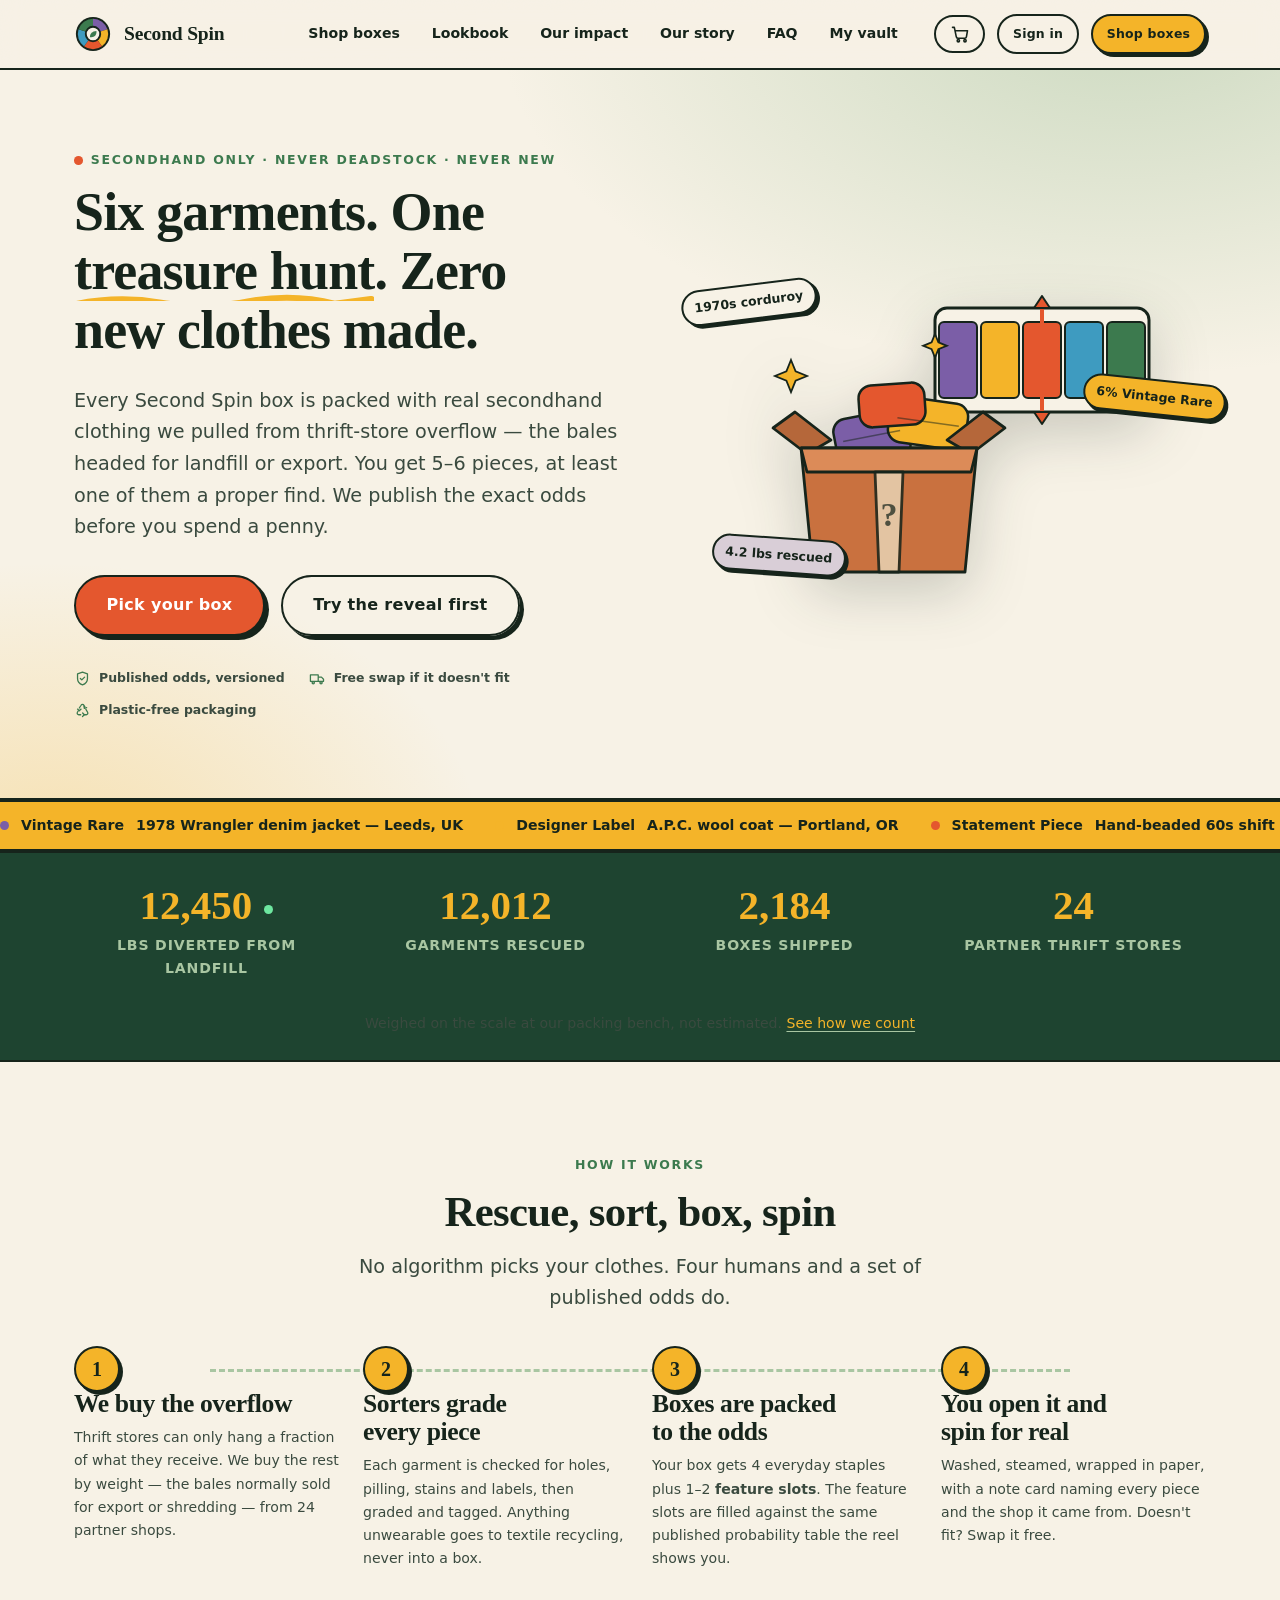
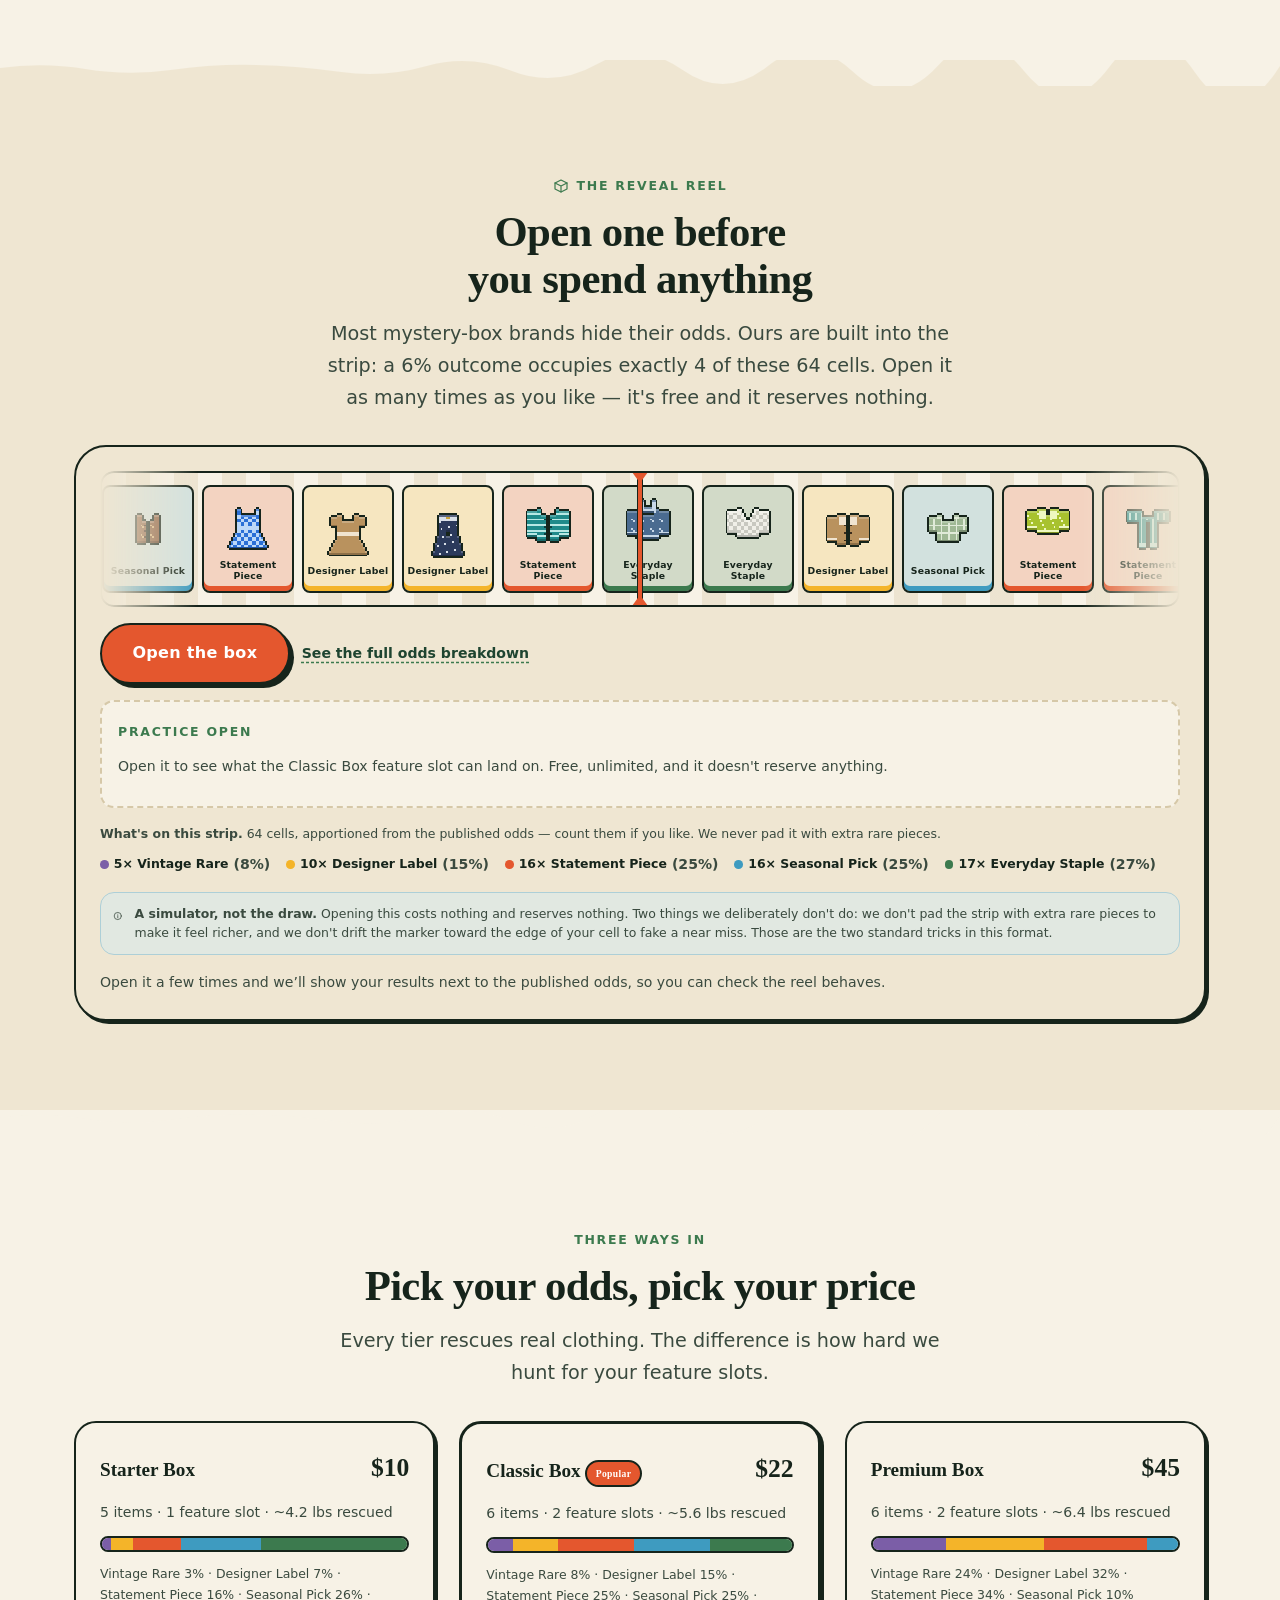
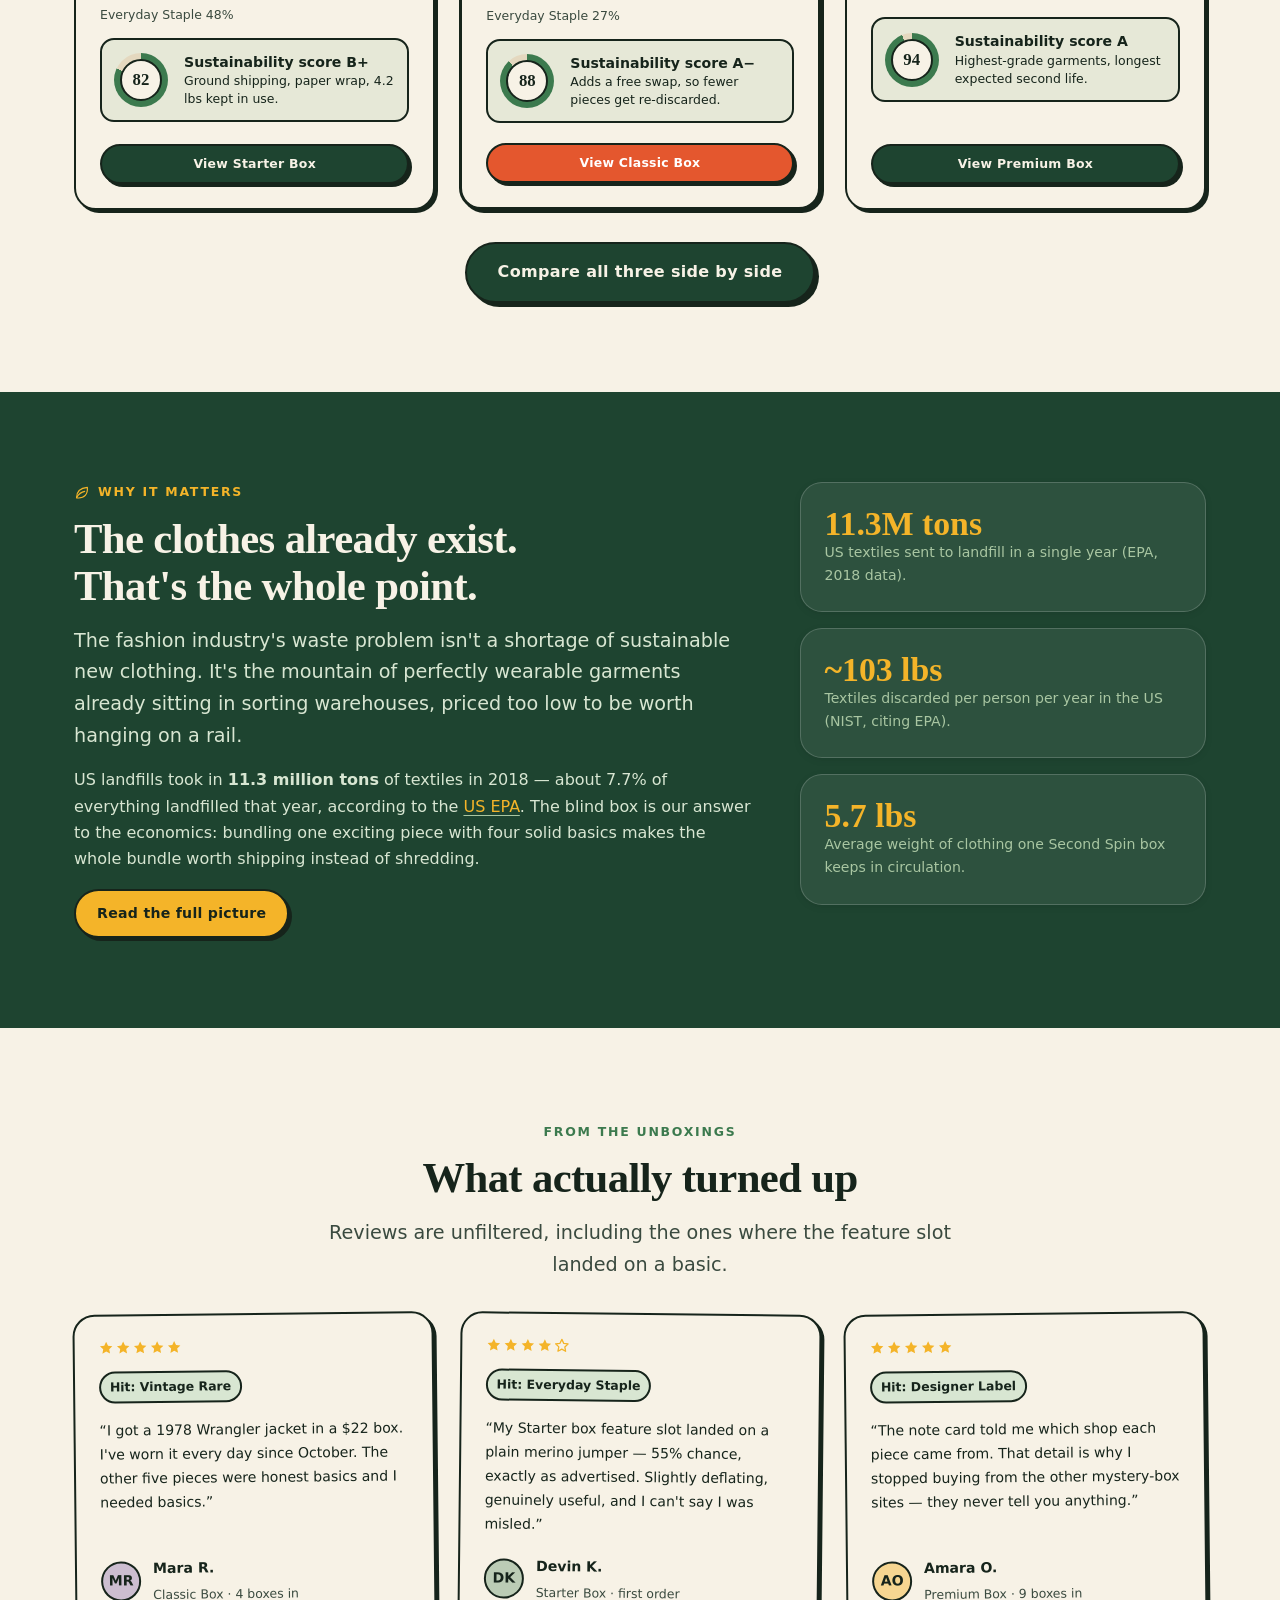
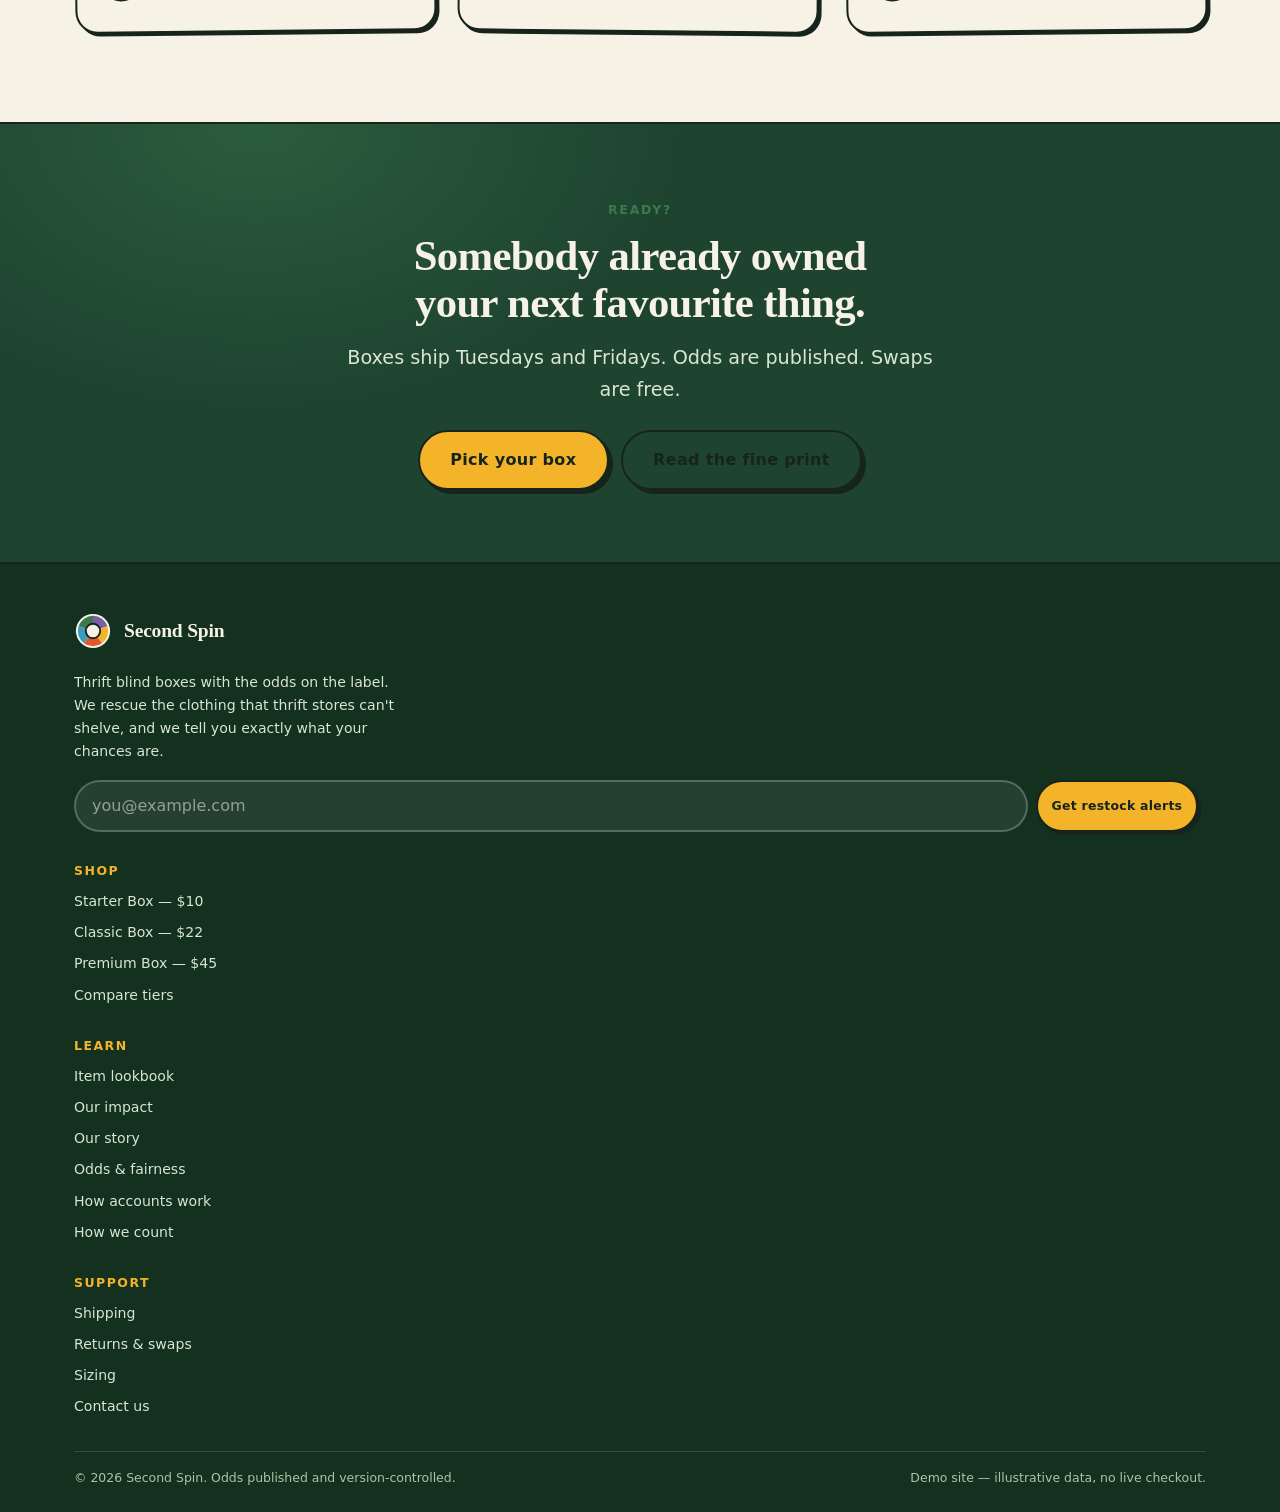
<file: index.html>
<!DOCTYPE html>
<html lang="en">
<head>
<meta charset="utf-8">
<meta name="viewport" content="width=device-width, initial-scale=1">
<title>Second Spin — Thrift blind boxes that keep clothes out of landfill</title>
<meta name="description" content="Curated mystery boxes of rescued secondhand clothing. 5–6 garments per box, published odds on every rarity, and 12,450 lbs kept out of landfill so far.">
<meta name="theme-color" content="#1e4430">
<link rel="icon" href="data:image/svg+xml,%3Csvg xmlns='http://www.w3.org/2000/svg' viewBox='0 0 40 40'%3E%3Ccircle cx='20' cy='20' r='19' fill='%231e4430'/%3E%3Cpath d='M20 20 L20 5 A15 15 0 0 1 34.3 15.4 Z' fill='%23f4b429'/%3E%3Cpath d='M20 20 L34.3 15.4 A15 15 0 0 1 20 35 Z' fill='%23e4572e'/%3E%3Cpath d='M20 20 L20 35 A15 15 0 0 1 5.7 15.4 Z' fill='%233e9bc0'/%3E%3C/svg%3E">
<link rel="stylesheet" href="assets/css/styles.css">
<link rel="stylesheet" href="assets/css/pages.css">
</head>
<body>

<a class="skip-link" href="#main">Skip to content</a>

<!-- ============================ HEADER ============================ -->
<header class="site-header">
  <div class="container site-header__inner">
    <a class="brand" href="index.html">
      <svg class="brand__mark" viewBox="0 0 40 40" aria-hidden="true">
        <circle cx="20" cy="20" r="18" fill="#16241b"/>
        <path d="M20 20 L20 4 A16 16 0 0 1 35.2 15.1 Z" fill="#7b5ea7"/>
        <path d="M20 20 L35.2 15.1 A16 16 0 0 1 29.4 32.9 Z" fill="#f4b429"/>
        <path d="M20 20 L29.4 32.9 A16 16 0 0 1 10.6 32.9 Z" fill="#e4572e"/>
        <path d="M20 20 L10.6 32.9 A16 16 0 0 1 4.8 15.1 Z" fill="#3e9bc0"/>
        <path d="M20 20 L4.8 15.1 A16 16 0 0 1 20 4 Z" fill="#3c7a4e"/>
        <circle cx="20" cy="20" r="7.6" fill="#f7f2e6" stroke="#16241b" stroke-width="2"/>
        <path d="M16.8 23c0-3.3 2.2-5.7 6.8-6.1.4 4.5-2.1 6.5-5.3 6.5h-1.5z" fill="#3c7a4e"/>
      </svg>
      <span>Second Spin</span>
    </a>

    <nav class="nav" id="site-nav" data-nav aria-label="Main">
      <ul class="nav__list">
        <li><a class="nav__link" href="shop.html">Shop boxes</a></li>
        <li><a class="nav__link" href="lookbook.html">Lookbook</a></li>
        <li><a class="nav__link" href="impact.html">Our impact</a></li>
        <li><a class="nav__link" href="about.html">Our story</a></li>
        <li><a class="nav__link" href="faq.html">FAQ</a></li>
        <li><a class="nav__link" href="account.html">My vault</a></li>
      </ul>
    </nav>

    <div class="header-actions">
      <button class="btn btn--ghost btn--sm cart-btn" type="button" data-cart-open aria-label="Open your box bag">
        <span data-icon="cart" style="width:20px;display:block"></span>
        <span class="cart-btn__count" data-cart-count>0</span>
      </button>
      <span data-account-chip></span>
      <a class="btn btn--sun btn--sm header-cta" href="shop.html">Shop boxes</a>
      <button class="btn btn--ghost btn--sm nav-toggle" type="button" data-nav-toggle
              aria-expanded="false" aria-controls="site-nav" aria-label="Toggle menu"></button>
    </div>
  </div>
</header>

<main id="main">

  <!-- ============================ HERO ============================ -->
  <section class="hero">
    <div class="container hero__grid">
      <div>
        <p class="eyebrow"><span class="dot" style="background:var(--berry)"></span> Secondhand only &middot; Never deadstock &middot; Never new</p>
        <h1>Six garments. One <span class="squiggle">treasure hunt</span>. Zero new clothes made.</h1>
        <p class="hero__lead">
          Every Second Spin box is packed with real secondhand clothing we pulled from thrift-store
          overflow &mdash; the bales headed for landfill or export. You get 5&ndash;6 pieces, at least
          one of them a proper find. We publish the exact odds before you spend a penny.
        </p>

        <div class="cluster hero__cta">
          <a class="btn btn--lg btn--berry" href="shop.html">Pick your box</a>
          <a class="btn btn--lg btn--ghost" href="#try-the-reveal">Try the reveal first</a>
        </div>

        <div class="hero__trust">
          <span><span data-icon="shield"></span> Published odds, versioned</span>
          <span><span data-icon="truck"></span> Free swap if it doesn't fit</span>
          <span><span data-icon="recycle"></span> Plastic-free packaging</span>
        </div>
      </div>

      <div class="hero__art">
        <svg class="box-art" viewBox="0 0 420 340" role="img"
             aria-label="An open box of rescued secondhand clothing in front of a reveal reel strip">
          <!-- reveal reel strip behind -->
          <g>
            <rect x="196" y="44" width="214" height="104" rx="12" fill="#f7f2e6" stroke="#16241b" stroke-width="3"/>
            <rect x="200" y="58" width="38" height="76" rx="5" fill="#7b5ea7" stroke="#16241b" stroke-width="2"/>
            <rect x="242" y="58" width="38" height="76" rx="5" fill="#f4b429" stroke="#16241b" stroke-width="2"/>
            <rect x="284" y="58" width="38" height="76" rx="5" fill="#e4572e" stroke="#16241b" stroke-width="2"/>
            <rect x="326" y="58" width="38" height="76" rx="5" fill="#3e9bc0" stroke="#16241b" stroke-width="2"/>
            <rect x="368" y="58" width="38" height="76" rx="5" fill="#3c7a4e" stroke="#16241b" stroke-width="2"/>
            <path d="M303 40 V152" stroke="#e4572e" stroke-width="4"/>
            <path d="M303 32 l8 12 -16 0 z" fill="#e4572e" stroke="#16241b" stroke-width="2" stroke-linejoin="round"/>
            <path d="M303 160 l8 -12 -16 0 z" fill="#e4572e" stroke="#16241b" stroke-width="2" stroke-linejoin="round"/>
          </g>

          <!-- garments poking out -->
          <g stroke="#16241b" stroke-width="2.5">
            <rect x="96" y="150" width="74" height="48" rx="13" fill="#7b5ea7" transform="rotate(-11 133 174)"/>
            <rect x="150" y="136" width="78" height="46" rx="13" fill="#f4b429" transform="rotate(8 189 159)"/>
            <rect x="120" y="120" width="66" height="42" rx="13" fill="#e4572e" transform="rotate(-4 153 141)"/>
          </g>
          <g stroke="#16241b" stroke-width="1.6" opacity="0.5" fill="none">
            <path d="M104 172 h58" transform="rotate(-11 133 174)"/>
            <path d="M158 158 h62" transform="rotate(8 189 159)"/>
          </g>

          <!-- box -->
          <g stroke="#16241b" stroke-width="2.8" stroke-linejoin="round">
            <path d="M68 190 L34 164 L56 148 L92 176 Z" fill="#b5673a"/>
            <path d="M232 190 L266 164 L244 148 L208 176 Z" fill="#b5673a"/>
            <path d="M62 184 H238 L226 308 H74 Z" fill="#c9713f"/>
            <path d="M62 184 H238 L232 208 H68 Z" fill="#dc8b58"/>
            <path d="M136 208 h28 L160 308 h-20 Z" fill="#e8d3b4" opacity="0.85"/>
          </g>
          <g fill="#16241b" opacity="0.72">
            <text x="150" y="262" font-family="Georgia, serif" font-size="34" font-weight="700" text-anchor="middle">?</text>
          </g>

          <!-- sparkles -->
          <g fill="#f4b429" stroke="#16241b" stroke-width="1.8">
            <path d="M52 96 l4.6 11.4 11.4 4.6 -11.4 4.6 -4.6 11.4 -4.6 -11.4 -11.4 -4.6 11.4 -4.6 z"/>
            <path d="M196 70 l3.4 8.4 8.4 3.4 -8.4 3.4 -3.4 8.4 -3.4 -8.4 -8.4 -3.4 8.4 -3.4 z"/>
          </g>
        </svg>

        <span class="float-tag float-tag--1">1970s corduroy</span>
        <span class="float-tag float-tag--2">6% Vintage Rare</span>
        <span class="float-tag float-tag--3">4.2 lbs rescued</span>
      </div>
    </div>
  </section>

  <!-- ======================== RECENT FINDS MARQUEE ======================== -->
  <div class="marquee" aria-hidden="false">
    <div class="marquee__track" data-marquee></div>
  </div>

  <!-- ========================= IMPACT COUNTER ========================= -->
  <section class="impact-strip" aria-labelledby="impact-strip-title">
    <div class="container">
      <h2 id="impact-strip-title" class="visually-hidden">Our impact so far</h2>
      <div class="impact-strip__grid">
        <div class="stat stat--live">
          <span class="stat__value"><span data-count-to="12450" data-live-lbs>12,450</span><span class="live-dot" aria-hidden="true"></span></span>
          <span class="stat__label">lbs diverted from landfill</span>
        </div>
        <div class="stat">
          <span class="stat__value"><span data-count-to="12012">12,012</span></span>
          <span class="stat__label">garments rescued</span>
        </div>
        <div class="stat">
          <span class="stat__value"><span data-count-to="2184">2,184</span></span>
          <span class="stat__label">boxes shipped</span>
        </div>
        <div class="stat">
          <span class="stat__value"><span data-count-to="24">24</span></span>
          <span class="stat__label">partner thrift stores</span>
        </div>
      </div>
      <p class="muted center" style="padding-bottom:var(--sp-5);margin:0">
        Weighed on the scale at our packing bench, not estimated.
        <a href="impact.html#receipts" style="color:var(--sun)">See how we count</a>
      </p>
    </div>
  </section>

  <!-- ========================== HOW IT WORKS ========================== -->
  <section class="section" aria-labelledby="how-title">
    <div class="container">
      <div class="section-head center">
        <p class="eyebrow">How it works</p>
        <h2 id="how-title">Rescue, sort, box, spin</h2>
        <p class="lead">No algorithm picks your clothes. Four humans and a set of published odds do.</p>
      </div>

      <div class="grid grid--4 steps">
        <article class="step reveal">
          <span class="step__num" aria-hidden="true"></span>
          <h3>We buy the overflow</h3>
          <p>
            Thrift stores can only hang a fraction of what they receive. We buy the rest by
            weight &mdash; the bales normally sold for export or shredding &mdash; from
            24 partner shops.
          </p>
        </article>
        <article class="step reveal">
          <span class="step__num" aria-hidden="true"></span>
          <h3>Sorters grade every piece</h3>
          <p>
            Each garment is checked for holes, pilling, stains and labels, then graded and
            tagged. Anything unwearable goes to textile recycling, never into a box.
          </p>
        </article>
        <article class="step reveal">
          <span class="step__num" aria-hidden="true"></span>
          <h3>Boxes are packed to the odds</h3>
          <p>
            Your box gets 4 everyday staples plus 1&ndash;2 <b>feature slots</b>. The feature
            slots are filled against the same published probability table the reel shows you.
          </p>
        </article>
        <article class="step reveal">
          <span class="step__num" aria-hidden="true"></span>
          <h3>You open it and spin for real</h3>
          <p>
            Washed, steamed, wrapped in paper, with a note card naming every piece and the shop
            it came from. Doesn't fit? Swap it free.
          </p>
        </article>
      </div>
    </div>
  </section>

  <div class="edge-torn" style="background:var(--paper-2)"></div>

  <!-- ========================== TRY THE WHEEL ========================== -->
  <section class="section section--paper2" id="try-the-reveal" aria-labelledby="reveal-title">
    <div class="container">
      <div class="section-head center">
        <p class="eyebrow"><span data-icon="box" style="width:16px"></span> The reveal reel</p>
        <h2 id="reveal-title">Open one before you spend anything</h2>
        <p class="lead">
          Most mystery-box brands hide their odds. Ours are built into the strip: a 6% outcome
          occupies exactly 4 of these 64 cells. Open it as many times as you like &mdash;
          it's free and it reserves nothing.
        </p>
      </div>

      <div class="reel" data-reel-scope data-reel-tier="classic">
          <div class="reel__viewport" data-reel-viewport>
            <div class="reel__track" data-reel-track></div>
            <div class="reel__marker" data-reel-marker aria-hidden="true"></div>
            <div class="confetti" data-confetti aria-hidden="true"></div>
          </div>

          <div class="reel__controls">
            <button class="btn btn--berry btn--lg" type="button" data-reel-open>Open the box</button>
            <button class="link-btn" type="button" data-odds-modal="classic">See the full odds breakdown</button>
          </div>

          <div class="reel__result" data-reel-result role="status"></div>
          <div class="reel__composition" data-reel-composition></div>

          <p class="sim-note" style="margin-top:var(--sp-4)">
            <span data-icon="info"></span>
            <span>
              <b>A simulator, not the draw.</b> Opening this costs nothing and reserves
              nothing. Two things we deliberately don't do: we don't pad the strip with
              extra rare pieces to make it feel richer, and we don't drift the marker
              toward the edge of your cell to fake a near miss. Those are the two
              standard tricks in this format.
            </span>
          </p>
          <div data-reel-tally style="margin-top:var(--sp-4)"></div>
        </div>
    </div>
  </section>

  <div class="edge-torn" style="background:var(--paper)"></div>

  <!-- ============================ TIER TEASER ============================ -->
  <section class="section" aria-labelledby="tiers-title">
    <div class="container">
      <div class="section-head center">
        <p class="eyebrow">Three ways in</p>
        <h2 id="tiers-title">Pick your odds, pick your price</h2>
        <p class="lead">Every tier rescues real clothing. The difference is how hard we hunt for your feature slots.</p>
      </div>

      <div class="grid grid--3">
        <article class="card card--lift reveal" data-tier-widgets="starter">
          <div class="mini-tier">
            <div class="mini-tier__head">
              <span class="mini-tier__name">Starter Box</span>
              <span class="mini-tier__price">$10</span>
            </div>
            <p class="muted" style="margin:0">5 items &middot; 1 feature slot &middot; ~4.2 lbs rescued</p>
            <div class="odds-bar" data-odds-bar></div>
            <p class="muted" style="margin:0;font-size:var(--t-xs)" data-odds-text>
              Vintage Rare 3% · Designer Label 7% · Statement Piece 16% · Seasonal Pick 26% · Everyday Staple 48%
            </p>
            <div class="sustain">
              <div class="sustain__ring" data-sustain-ring><span class="sustain__num">82</span></div>
              <p class="sustain__text"><b>Sustainability score B+</b>Ground shipping, paper wrap, 4.2 lbs kept in use.</p>
            </div>
            <div class="mini-tier__foot">
              <a class="btn btn--sm btn--block" href="box.html?tier=starter">View Starter Box</a>
            </div>
          </div>
        </article>

        <article class="card card--lift reveal" data-tier-widgets="classic" style="border-width:3px">
          <div class="mini-tier">
            <div class="mini-tier__head">
              <span class="mini-tier__name">Classic Box <span class="pill pill--berry" style="font-size:0.6rem">Popular</span></span>
              <span class="mini-tier__price">$22</span>
            </div>
            <p class="muted" style="margin:0">6 items &middot; 2 feature slots &middot; ~5.6 lbs rescued</p>
            <div class="odds-bar" data-odds-bar></div>
            <p class="muted" style="margin:0;font-size:var(--t-xs)" data-odds-text>
              Vintage Rare 8% · Designer Label 15% · Statement Piece 25% · Seasonal Pick 25% · Everyday Staple 27%
            </p>
            <div class="sustain">
              <div class="sustain__ring" data-sustain-ring><span class="sustain__num">88</span></div>
              <p class="sustain__text"><b>Sustainability score A&minus;</b>Adds a free swap, so fewer pieces get re-discarded.</p>
            </div>
            <div class="mini-tier__foot">
              <a class="btn btn--sm btn--berry btn--block" href="box.html?tier=classic">View Classic Box</a>
            </div>
          </div>
        </article>

        <article class="card card--lift reveal" data-tier-widgets="premium">
          <div class="mini-tier">
            <div class="mini-tier__head">
              <span class="mini-tier__name">Premium Box</span>
              <span class="mini-tier__price">$45</span>
            </div>
            <p class="muted" style="margin:0">6 items &middot; 2 feature slots &middot; ~6.4 lbs rescued</p>
            <div class="odds-bar" data-odds-bar></div>
            <p class="muted" style="margin:0;font-size:var(--t-xs)" data-odds-text>
              Vintage Rare 24% · Designer Label 32% · Statement Piece 34% · Seasonal Pick 10%
            </p>
            <div class="sustain">
              <div class="sustain__ring" data-sustain-ring><span class="sustain__num">94</span></div>
              <p class="sustain__text"><b>Sustainability score A</b>Highest-grade garments, longest expected second life.</p>
            </div>
            <div class="mini-tier__foot">
              <a class="btn btn--sm btn--block" href="box.html?tier=premium">View Premium Box</a>
            </div>
          </div>
        </article>
      </div>

      <p class="center" style="margin-top:var(--sp-6)">
        <a class="btn btn--lg" href="shop.html">Compare all three side by side</a>
      </p>
    </div>
  </section>

  <!-- ========================== WHY IT MATTERS ========================== -->
  <section class="section section--forest" aria-labelledby="why-title">
    <div class="container">
      <div class="split">
        <div>
          <p class="eyebrow"><span data-icon="leaf" style="width:16px"></span> Why it matters</p>
          <h2 id="why-title">The clothes already exist. That's the whole point.</h2>
          <p class="lead">
            The fashion industry's waste problem isn't a shortage of sustainable new clothing.
            It's the mountain of perfectly wearable garments already sitting in sorting
            warehouses, priced too low to be worth hanging on a rail.
          </p>
          <p>
            US landfills took in <b>11.3 million tons</b> of textiles in 2018 &mdash; about
            7.7% of everything landfilled that year, according to the
            <a href="https://www.epa.gov/facts-and-figures-about-materials-waste-and-recycling/textiles-material-specific-data" style="color:var(--sun)">US EPA</a>.
            The blind box is our answer to the economics: bundling one exciting piece with four
            solid basics makes the whole bundle worth shipping instead of shredding.
          </p>
          <p>
            <a class="btn btn--sun" href="impact.html">Read the full picture</a>
          </p>
        </div>

        <div class="stack">
          <div class="card card--plain" style="background:rgba(255,255,255,0.07);border-color:rgba(255,255,255,0.18);color:var(--sage-soft)">
            <span class="stat__value" style="font-size:var(--t-xl)">11.3M tons</span>
            <p class="muted" style="color:var(--sage)">US textiles sent to landfill in a single year (EPA, 2018 data).</p>
          </div>
          <div class="card card--plain" style="background:rgba(255,255,255,0.07);border-color:rgba(255,255,255,0.18);color:var(--sage-soft)">
            <span class="stat__value" style="font-size:var(--t-xl)">~103 lbs</span>
            <p class="muted" style="color:var(--sage)">Textiles discarded per person per year in the US (NIST, citing EPA).</p>
          </div>
          <div class="card card--plain" style="background:rgba(255,255,255,0.07);border-color:rgba(255,255,255,0.18);color:var(--sage-soft)">
            <span class="stat__value" style="font-size:var(--t-xl)">5.7 lbs</span>
            <p class="muted" style="color:var(--sage)">Average weight of clothing one Second Spin box keeps in circulation.</p>
          </div>
        </div>
      </div>
    </div>
  </section>

  <!-- =========================== TESTIMONIALS =========================== -->
  <section class="section" aria-labelledby="love-title">
    <div class="container">
      <div class="section-head center">
        <p class="eyebrow">From the unboxings</p>
        <h2 id="love-title">What actually turned up</h2>
        <p class="lead">Reviews are unfiltered, including the ones where the feature slot landed on a basic.</p>
      </div>

      <div class="grid grid--3">
        <figure class="quote reveal">
          <div class="quote__stars" aria-label="5 out of 5 stars"><svg viewBox="0 0 20 20" fill="currentColor" aria-hidden="true"><path d="M10 1.6l2.5 5.3 5.8.7-4.3 4 1.1 5.8L10 14.6 4.9 17.4 6 11.6 1.7 7.6l5.8-.7z"/></svg><svg viewBox="0 0 20 20" fill="currentColor" aria-hidden="true"><path d="M10 1.6l2.5 5.3 5.8.7-4.3 4 1.1 5.8L10 14.6 4.9 17.4 6 11.6 1.7 7.6l5.8-.7z"/></svg><svg viewBox="0 0 20 20" fill="currentColor" aria-hidden="true"><path d="M10 1.6l2.5 5.3 5.8.7-4.3 4 1.1 5.8L10 14.6 4.9 17.4 6 11.6 1.7 7.6l5.8-.7z"/></svg><svg viewBox="0 0 20 20" fill="currentColor" aria-hidden="true"><path d="M10 1.6l2.5 5.3 5.8.7-4.3 4 1.1 5.8L10 14.6 4.9 17.4 6 11.6 1.7 7.6l5.8-.7z"/></svg><svg viewBox="0 0 20 20" fill="currentColor" aria-hidden="true"><path d="M10 1.6l2.5 5.3 5.8.7-4.3 4 1.1 5.8L10 14.6 4.9 17.4 6 11.6 1.7 7.6l5.8-.7z"/></svg></div>
          <span class="quote__find">Hit: Vintage Rare</span>
          <blockquote>I got a 1978 Wrangler jacket in a $22 box. I've worn it every day since October. The other five pieces were honest basics and I needed basics.</blockquote>
          <figcaption class="quote__who">
            <span class="avatar" style="background:color-mix(in srgb, var(--grape) 35%, var(--paper))">MR</span>
            <span><span class="quote__name">Mara R.</span><br><span class="quote__meta">Classic Box &middot; 4 boxes in</span></span>
          </figcaption>
        </figure>

        <figure class="quote reveal">
          <div class="quote__stars" aria-label="4 out of 5 stars"><svg viewBox="0 0 20 20" fill="currentColor" aria-hidden="true"><path d="M10 1.6l2.5 5.3 5.8.7-4.3 4 1.1 5.8L10 14.6 4.9 17.4 6 11.6 1.7 7.6l5.8-.7z"/></svg><svg viewBox="0 0 20 20" fill="currentColor" aria-hidden="true"><path d="M10 1.6l2.5 5.3 5.8.7-4.3 4 1.1 5.8L10 14.6 4.9 17.4 6 11.6 1.7 7.6l5.8-.7z"/></svg><svg viewBox="0 0 20 20" fill="currentColor" aria-hidden="true"><path d="M10 1.6l2.5 5.3 5.8.7-4.3 4 1.1 5.8L10 14.6 4.9 17.4 6 11.6 1.7 7.6l5.8-.7z"/></svg><svg viewBox="0 0 20 20" fill="currentColor" aria-hidden="true"><path d="M10 1.6l2.5 5.3 5.8.7-4.3 4 1.1 5.8L10 14.6 4.9 17.4 6 11.6 1.7 7.6l5.8-.7z"/></svg><svg viewBox="0 0 20 20" fill="none" stroke="currentColor" stroke-width="1.7" stroke-linejoin="round" aria-hidden="true"><path d="M10 1.6l2.5 5.3 5.8.7-4.3 4 1.1 5.8L10 14.6 4.9 17.4 6 11.6 1.7 7.6l5.8-.7z"/></svg></div>
          <span class="quote__find">Hit: Everyday Staple</span>
          <blockquote>My Starter box feature slot landed on a plain merino jumper &mdash; 55% chance, exactly as advertised. Slightly deflating, genuinely useful, and I can't say I was misled.</blockquote>
          <figcaption class="quote__who">
            <span class="avatar" style="background:color-mix(in srgb, var(--moss) 32%, var(--paper))">DK</span>
            <span><span class="quote__name">Devin K.</span><br><span class="quote__meta">Starter Box &middot; first order</span></span>
          </figcaption>
        </figure>

        <figure class="quote reveal">
          <div class="quote__stars" aria-label="5 out of 5 stars"><svg viewBox="0 0 20 20" fill="currentColor" aria-hidden="true"><path d="M10 1.6l2.5 5.3 5.8.7-4.3 4 1.1 5.8L10 14.6 4.9 17.4 6 11.6 1.7 7.6l5.8-.7z"/></svg><svg viewBox="0 0 20 20" fill="currentColor" aria-hidden="true"><path d="M10 1.6l2.5 5.3 5.8.7-4.3 4 1.1 5.8L10 14.6 4.9 17.4 6 11.6 1.7 7.6l5.8-.7z"/></svg><svg viewBox="0 0 20 20" fill="currentColor" aria-hidden="true"><path d="M10 1.6l2.5 5.3 5.8.7-4.3 4 1.1 5.8L10 14.6 4.9 17.4 6 11.6 1.7 7.6l5.8-.7z"/></svg><svg viewBox="0 0 20 20" fill="currentColor" aria-hidden="true"><path d="M10 1.6l2.5 5.3 5.8.7-4.3 4 1.1 5.8L10 14.6 4.9 17.4 6 11.6 1.7 7.6l5.8-.7z"/></svg><svg viewBox="0 0 20 20" fill="currentColor" aria-hidden="true"><path d="M10 1.6l2.5 5.3 5.8.7-4.3 4 1.1 5.8L10 14.6 4.9 17.4 6 11.6 1.7 7.6l5.8-.7z"/></svg></div>
          <span class="quote__find">Hit: Designer Label</span>
          <blockquote>The note card told me which shop each piece came from. That detail is why I stopped buying from the other mystery-box sites &mdash; they never tell you anything.</blockquote>
          <figcaption class="quote__who">
            <span class="avatar" style="background:color-mix(in srgb, var(--sun) 45%, var(--paper))">AO</span>
            <span><span class="quote__name">Amara O.</span><br><span class="quote__meta">Premium Box &middot; 9 boxes in</span></span>
          </figcaption>
        </figure>
      </div>
    </div>
  </section>

  <!-- ============================= CTA BAND ============================= -->
  <section class="cta-band">
    <div class="container container--narrow">
      <p class="eyebrow">Ready?</p>
      <h2>Somebody already owned your next favourite thing.</h2>
      <p class="lead">Boxes ship Tuesdays and Fridays. Odds are published. Swaps are free.</p>
      <div class="cluster">
        <a class="btn btn--lg btn--sun" href="shop.html">Pick your box</a>
        <a class="btn btn--lg btn--ghost" href="faq.html">Read the fine print</a>
      </div>
    </div>
  </section>

</main>

<!-- ============================== FOOTER ============================== -->
<footer class="site-footer">
  <div class="container">
    <div class="footer-grid">
      <div>
        <a class="brand" href="index.html">
          <svg class="brand__mark" viewBox="0 0 40 40" aria-hidden="true">
            <circle cx="20" cy="20" r="18" fill="#f7f2e6"/>
            <path d="M20 20 L20 4 A16 16 0 0 1 35.2 15.1 Z" fill="#7b5ea7"/>
            <path d="M20 20 L35.2 15.1 A16 16 0 0 1 29.4 32.9 Z" fill="#f4b429"/>
            <path d="M20 20 L29.4 32.9 A16 16 0 0 1 10.6 32.9 Z" fill="#e4572e"/>
            <path d="M20 20 L10.6 32.9 A16 16 0 0 1 4.8 15.1 Z" fill="#3e9bc0"/>
            <path d="M20 20 L4.8 15.1 A16 16 0 0 1 20 4 Z" fill="#3c7a4e"/>
            <circle cx="20" cy="20" r="7.6" fill="#f7f2e6" stroke="#16241b" stroke-width="2"/>
          </svg>
          <span>Second Spin</span>
        </a>
        <p class="footer-tagline">
          Thrift blind boxes with the odds on the label. We rescue the clothing that thrift
          stores can't shelve, and we tell you exactly what your chances are.
        </p>
        <form class="newsletter" data-newsletter novalidate>
          <label class="visually-hidden" for="nl-email">Email address</label>
          <input id="nl-email" type="email" placeholder="you@example.com" autocomplete="email" required>
          <button class="btn btn--sun btn--sm" type="submit">Get restock alerts</button>
          <p class="form-msg" data-form-msg role="status"></p>
        </form>
      </div>

      <div>
        <h4>Shop</h4>
        <ul class="footer-list">
          <li><a href="box.html?tier=starter">Starter Box &mdash; $10</a></li>
          <li><a href="box.html?tier=classic">Classic Box &mdash; $22</a></li>
          <li><a href="box.html?tier=premium">Premium Box &mdash; $45</a></li>
          <li><a href="shop.html">Compare tiers</a></li>
        </ul>
      </div>

      <div>
        <h4>Learn</h4>
        <ul class="footer-list">
          <li><a href="lookbook.html">Item lookbook</a></li>
          <li><a href="impact.html">Our impact</a></li>
          <li><a href="about.html">Our story</a></li>
          <li><a href="faq.html#odds">Odds &amp; fairness</a></li>
          <li><a href="faq.html#accounts">How accounts work</a></li>
          <li><a href="impact.html#receipts">How we count</a></li>
        </ul>
      </div>

      <div>
        <h4>Support</h4>
        <ul class="footer-list">
          <li><a href="faq.html#shipping">Shipping</a></li>
          <li><a href="faq.html#returns">Returns &amp; swaps</a></li>
          <li><a href="faq.html#sizing">Sizing</a></li>
          <li><a href="about.html#contact">Contact us</a></li>
        </ul>
      </div>
    </div>

    <div class="footer-bottom">
      <p style="margin:0">&copy; <span data-year>2026</span> Second Spin. Odds published and version-controlled.</p>
      <p style="margin:0">Demo site &mdash; illustrative data, no live checkout.</p>
    </div>
  </div>
</footer>

<!-- ============================ CART DRAWER ============================ -->
<div class="drawer" data-cart-drawer role="dialog" aria-modal="true" aria-label="Your box bag">
  <div class="drawer__scrim" data-cart-scrim></div>
  <div class="drawer__panel">
    <div class="drawer__head">
      <h3 style="margin:0;font-size:var(--t-md)">Your box bag</h3>
      <button class="modal__close" type="button" data-cart-close aria-label="Close bag" data-icon="close"></button>
    </div>
    <div class="drawer__body" data-cart-body></div>
    <div class="drawer__foot" data-cart-foot hidden>
      <div class="cart-credit" data-cart-credit hidden></div>
      <div class="cart-total">
        <span>Clothing rescued <b data-cart-lbs>0 lbs</b></span>
        <strong data-cart-total>$0</strong>
      </div>
      <button class="btn btn--berry btn--block" type="button" data-checkout>Checkout</button>
      <p class="form-msg" data-checkout-msg role="status"></p>
    </div>
  </div>
</div>

<script src="assets/js/site-data.js"></script>
<script src="assets/js/bus.js"></script>
<script src="assets/js/account.js"></script>
<script src="assets/js/app.js"></script>
<script src="assets/js/item-catalog.js"></script>
<script src="assets/js/reel.js"></script>
<script src="assets/js/product.js"></script>
<script src="assets/js/account-ui.js"></script>
</body>
</html>
</file>
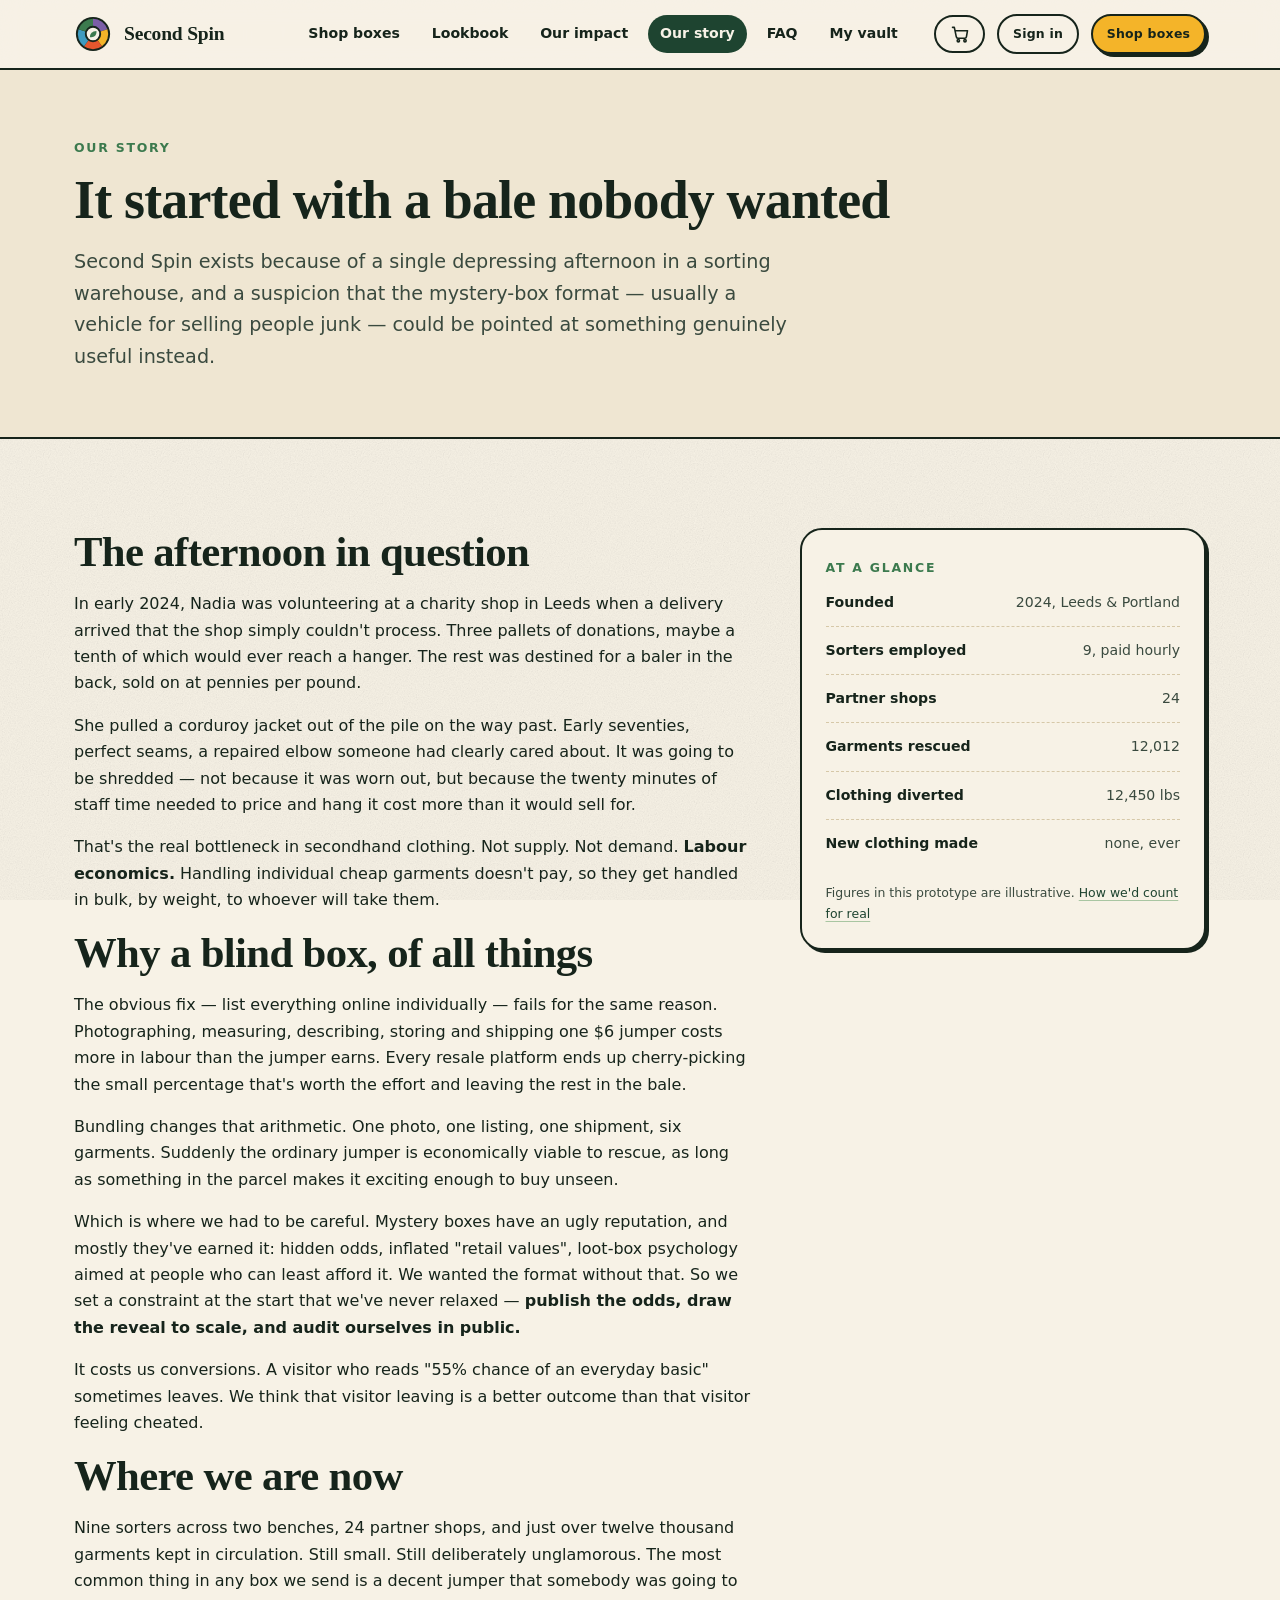
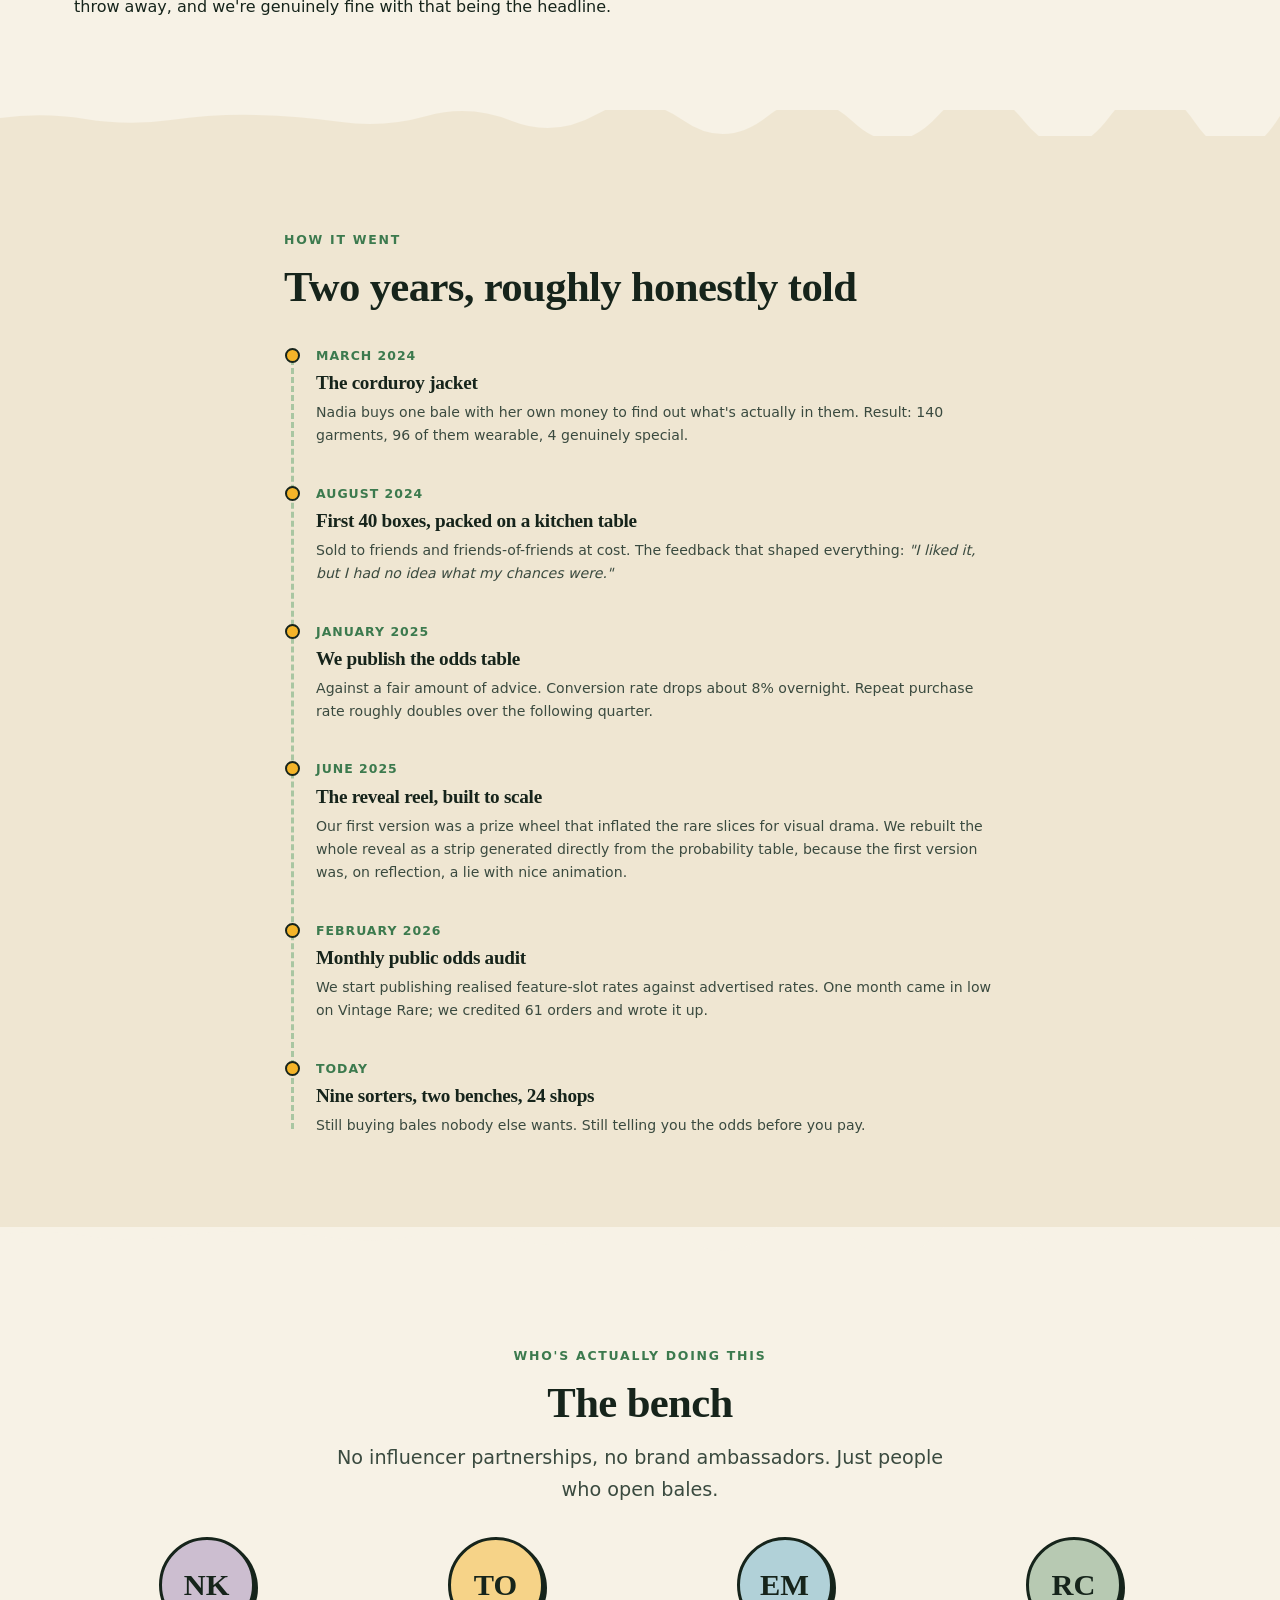
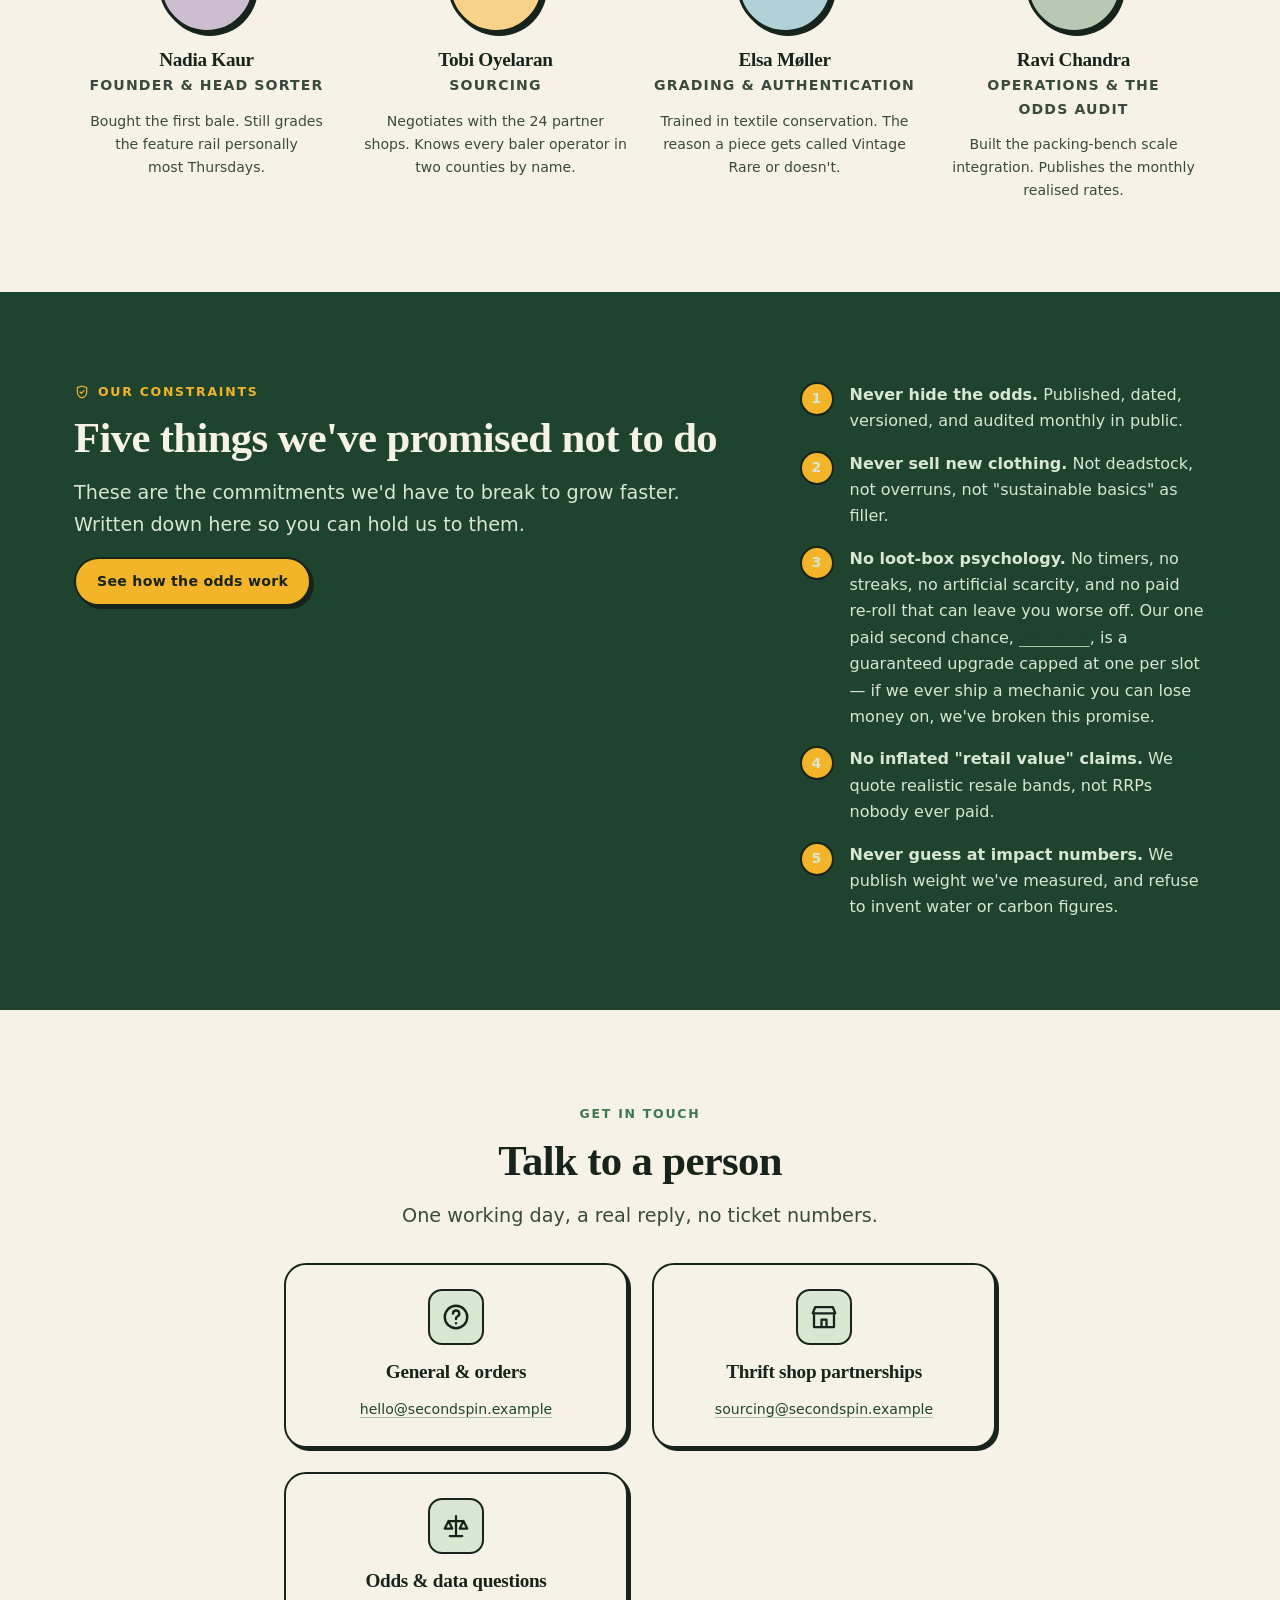
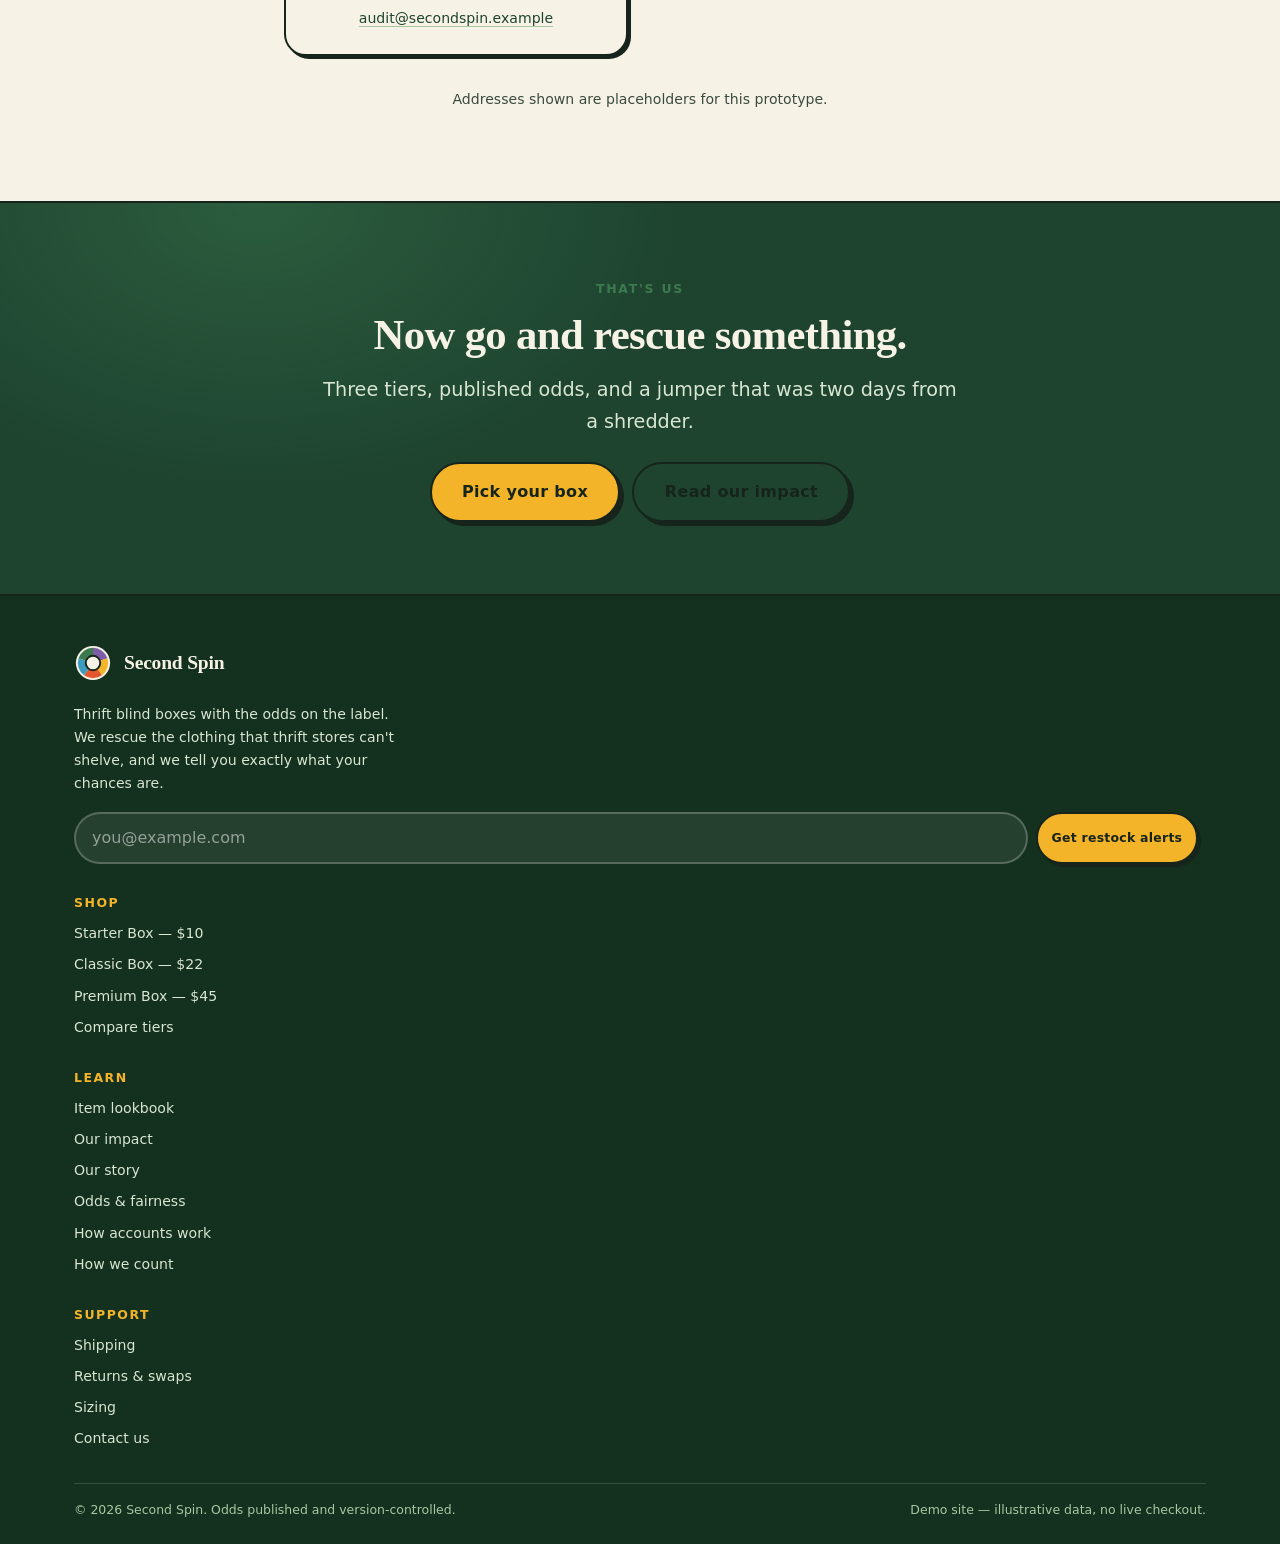
<file: about.html>
<!DOCTYPE html>
<html lang="en">
<head>
<meta charset="utf-8">
<meta name="viewport" content="width=device-width, initial-scale=1">
<title>Our story — why we publish the odds | Second Spin</title>
<meta name="description" content="Second Spin started with one bale of clothing nobody wanted. How we got here and the five things we have promised not to do.">
<meta name="theme-color" content="#1e4430">
<link rel="icon" href="data:image/svg+xml,%3Csvg xmlns='http://www.w3.org/2000/svg' viewBox='0 0 40 40'%3E%3Ccircle cx='20' cy='20' r='19' fill='%231e4430'/%3E%3Cpath d='M20 20 L20 5 A15 15 0 0 1 34.3 15.4 Z' fill='%23f4b429'/%3E%3Cpath d='M20 20 L34.3 15.4 A15 15 0 0 1 20 35 Z' fill='%23e4572e'/%3E%3Cpath d='M20 20 L20 35 A15 15 0 0 1 5.7 15.4 Z' fill='%233e9bc0'/%3E%3C/svg%3E">
<link rel="stylesheet" href="assets/css/styles.css">
<link rel="stylesheet" href="assets/css/pages.css">
</head>
<body>

<a class="skip-link" href="#main">Skip to content</a>

<!-- ============================ HEADER ============================ -->
<header class="site-header">
  <div class="container site-header__inner">
    <a class="brand" href="index.html">
      <svg class="brand__mark" viewBox="0 0 40 40" aria-hidden="true">
        <circle cx="20" cy="20" r="18" fill="#16241b"/>
        <path d="M20 20 L20 4 A16 16 0 0 1 35.2 15.1 Z" fill="#7b5ea7"/>
        <path d="M20 20 L35.2 15.1 A16 16 0 0 1 29.4 32.9 Z" fill="#f4b429"/>
        <path d="M20 20 L29.4 32.9 A16 16 0 0 1 10.6 32.9 Z" fill="#e4572e"/>
        <path d="M20 20 L10.6 32.9 A16 16 0 0 1 4.8 15.1 Z" fill="#3e9bc0"/>
        <path d="M20 20 L4.8 15.1 A16 16 0 0 1 20 4 Z" fill="#3c7a4e"/>
        <circle cx="20" cy="20" r="7.6" fill="#f7f2e6" stroke="#16241b" stroke-width="2"/>
        <path d="M16.8 23c0-3.3 2.2-5.7 6.8-6.1.4 4.5-2.1 6.5-5.3 6.5h-1.5z" fill="#3c7a4e"/>
      </svg>
      <span>Second Spin</span>
    </a>

    <nav class="nav" id="site-nav" data-nav aria-label="Main">
      <ul class="nav__list">
        <li><a class="nav__link" href="shop.html">Shop boxes</a></li>
        <li><a class="nav__link" href="lookbook.html">Lookbook</a></li>
        <li><a class="nav__link" href="impact.html">Our impact</a></li>
        <li><a class="nav__link" href="about.html" aria-current="page">Our story</a></li>
        <li><a class="nav__link" href="faq.html">FAQ</a></li>
        <li><a class="nav__link" href="account.html">My vault</a></li>
      </ul>
    </nav>

    <div class="header-actions">
      <button class="btn btn--ghost btn--sm cart-btn" type="button" data-cart-open aria-label="Open your box bag">
        <span data-icon="cart" style="width:20px;display:block"></span>
        <span class="cart-btn__count" data-cart-count>0</span>
      </button>
      <span data-account-chip></span>
      <a class="btn btn--sun btn--sm header-cta" href="shop.html">Shop boxes</a>
      <button class="btn btn--ghost btn--sm nav-toggle" type="button" data-nav-toggle
              aria-expanded="false" aria-controls="site-nav" aria-label="Toggle menu"></button>
    </div>
  </div>
</header>

<main id="main">

  <!-- ============================ PAGE HEAD ============================ -->
  <section class="page-head">
    <div class="container">
      <p class="eyebrow">Our story</p>
      <h1>It started with a bale nobody wanted</h1>
      <p class="lead">
        Second Spin exists because of a single depressing afternoon in a sorting warehouse, and a
        suspicion that the mystery-box format &mdash; usually a vehicle for selling people junk
        &mdash; could be pointed at something genuinely useful instead.
      </p>
    </div>
  </section>

  <!-- ============================== STORY ============================== -->
  <section class="section">
    <div class="container split">
      <div class="prose">
        <h2>The afternoon in question</h2>
        <p>
          In early 2024, Nadia was volunteering at a charity shop in Leeds when a delivery arrived
          that the shop simply couldn't process. Three pallets of donations, maybe a tenth of which
          would ever reach a hanger. The rest was destined for a baler in the back, sold on at
          pennies per pound.
        </p>
        <p>
          She pulled a corduroy jacket out of the pile on the way past. Early seventies, perfect
          seams, a repaired elbow someone had clearly cared about. It was going to be shredded
          &mdash; not because it was worn out, but because the twenty minutes of staff time needed
          to price and hang it cost more than it would sell for.
        </p>
        <p>
          That's the real bottleneck in secondhand clothing. Not supply. Not demand. <b>Labour
          economics.</b> Handling individual cheap garments doesn't pay, so they get handled in
          bulk, by weight, to whoever will take them.
        </p>

        <h2>Why a blind box, of all things</h2>
        <p>
          The obvious fix &mdash; list everything online individually &mdash; fails for the same
          reason. Photographing, measuring, describing, storing and shipping one $6 jumper costs
          more in labour than the jumper earns. Every resale platform ends up cherry-picking the
          small percentage that's worth the effort and leaving the rest in the bale.
        </p>
        <p>
          Bundling changes that arithmetic. One photo, one listing, one shipment, six garments.
          Suddenly the ordinary jumper is economically viable to rescue, as long as something in
          the parcel makes it exciting enough to buy unseen.
        </p>
        <p>
          Which is where we had to be careful. Mystery boxes have an ugly reputation, and mostly
          they've earned it: hidden odds, inflated "retail values", loot-box psychology aimed at
          people who can least afford it. We wanted the format without that. So we set a
          constraint at the start that we've never relaxed &mdash; <b>publish the odds, draw the
          reveal to scale, and audit ourselves in public.</b>
        </p>
        <p>
          It costs us conversions. A visitor who reads "55% chance of an everyday basic" sometimes
          leaves. We think that visitor leaving is a better outcome than that visitor feeling
          cheated.
        </p>

        <h2>Where we are now</h2>
        <p>
          Nine sorters across two benches, 24 partner shops, and just over twelve thousand garments
          kept in circulation. Still small. Still deliberately unglamorous. The most common thing in
          any box we send is a decent jumper that somebody was going to throw away, and we're
          genuinely fine with that being the headline.
        </p>
      </div>

      <aside class="stack">
        <div class="card aside-card">
          <p class="eyebrow">At a glance</p>
          <ul class="spec-list">
            <li><span><b>Founded</b></span><span>2024, Leeds &amp; Portland</span></li>
            <li><span><b>Sorters employed</b></span><span>9, paid hourly</span></li>
            <li><span><b>Partner shops</b></span><span>24</span></li>
            <li><span><b>Garments rescued</b></span><span><span data-count-to="12012">12,012</span></span></li>
            <li><span><b>Clothing diverted</b></span><span><span data-count-to="12450">12,450</span> lbs</span></li>
            <li style="border:0"><span><b>New clothing made</b></span><span>none, ever</span></li>
          </ul>
          <p class="muted" style="margin-top:var(--sp-4);font-size:var(--t-xs)">
            Figures in this prototype are illustrative.
            <a href="impact.html#receipts">How we'd count for real</a>
          </p>
        </div>
      </aside>
    </div>
  </section>

  <div class="edge-torn" style="background:var(--paper-2)"></div>

  <!-- ============================ TIMELINE ============================ -->
  <section class="section section--paper2" aria-labelledby="timeline-title">
    <div class="container container--narrow">
      <div class="section-head">
        <p class="eyebrow">How it went</p>
        <h2 id="timeline-title">Two years, roughly honestly told</h2>
      </div>

      <ol class="timeline">
        <li class="reveal">
          <time>March 2024</time>
          <h3>The corduroy jacket</h3>
          <p>
            Nadia buys one bale with her own money to find out what's actually in them. Result:
            140 garments, 96 of them wearable, 4 genuinely special.
          </p>
        </li>
        <li class="reveal">
          <time>August 2024</time>
          <h3>First 40 boxes, packed on a kitchen table</h3>
          <p>
            Sold to friends and friends-of-friends at cost. The feedback that shaped everything:
            <em>"I liked it, but I had no idea what my chances were."</em>
          </p>
        </li>
        <li class="reveal">
          <time>January 2025</time>
          <h3>We publish the odds table</h3>
          <p>
            Against a fair amount of advice. Conversion rate drops about 8% overnight. Repeat
            purchase rate roughly doubles over the following quarter.
          </p>
        </li>
        <li class="reveal">
          <time>June 2025</time>
          <h3>The reveal reel, built to scale</h3>
          <p>
            Our first version was a prize wheel that inflated the rare slices for visual drama. We
            rebuilt the whole reveal as a strip generated directly from the probability table,
            because the first version was, on reflection, a lie with nice animation.
          </p>
        </li>
        <li class="reveal">
          <time>February 2026</time>
          <h3>Monthly public odds audit</h3>
          <p>
            We start publishing realised feature-slot rates against advertised rates. One month
            came in low on Vintage Rare; we credited 61 orders and wrote it up.
          </p>
        </li>
        <li class="reveal">
          <time>Today</time>
          <h3>Nine sorters, two benches, 24 shops</h3>
          <p>
            Still buying bales nobody else wants. Still telling you the odds before you pay.
          </p>
        </li>
      </ol>
    </div>
  </section>

  <div class="edge-torn" style="background:var(--paper)"></div>

  <!-- ============================== PEOPLE ============================== -->
  <section class="section" aria-labelledby="people-title">
    <div class="container">
      <div class="section-head center">
        <p class="eyebrow">Who's actually doing this</p>
        <h2 id="people-title">The bench</h2>
        <p class="lead">No influencer partnerships, no brand ambassadors. Just people who open bales.</p>
      </div>

      <div class="grid grid--4">
        <div class="person reveal">
          <div class="person__avatar" style="background:color-mix(in srgb, var(--grape) 35%, var(--paper))">NK</div>
          <h3>Nadia Kaur</h3>
          <p class="person__role">Founder &amp; head sorter</p>
          <p>Bought the first bale. Still grades the feature rail personally most Thursdays.</p>
        </div>
        <div class="person reveal">
          <div class="person__avatar" style="background:color-mix(in srgb, var(--sun) 50%, var(--paper))">TO</div>
          <h3>Tobi Oyelaran</h3>
          <p class="person__role">Sourcing</p>
          <p>Negotiates with the 24 partner shops. Knows every baler operator in two counties by name.</p>
        </div>
        <div class="person reveal">
          <div class="person__avatar" style="background:color-mix(in srgb, var(--sky) 38%, var(--paper))">EM</div>
          <h3>Elsa Møller</h3>
          <p class="person__role">Grading &amp; authentication</p>
          <p>Trained in textile conservation. The reason a piece gets called Vintage Rare or doesn't.</p>
        </div>
        <div class="person reveal">
          <div class="person__avatar" style="background:color-mix(in srgb, var(--moss) 34%, var(--paper))">RC</div>
          <h3>Ravi Chandra</h3>
          <p class="person__role">Operations &amp; the odds audit</p>
          <p>Built the packing-bench scale integration. Publishes the monthly realised rates.</p>
        </div>
      </div>
    </div>
  </section>

  <!-- ============================== PLEDGES ============================== -->
  <section class="section section--forest" aria-labelledby="pledge-title">
    <div class="container split">
      <div>
        <p class="eyebrow"><span data-icon="shield" style="width:16px"></span> Our constraints</p>
        <h2 id="pledge-title">Five things we've promised not to do</h2>
        <p class="lead">
          These are the commitments we'd have to break to grow faster. Written down here so you
          can hold us to them.
        </p>
        <p><a class="btn btn--sun" href="faq.html#odds">See how the odds work</a></p>
      </div>

      <ul class="pledge-list">
        <li><span class="num">1</span><span><b>Never hide the odds.</b> Published, dated, versioned, and audited monthly in public.</span></li>
        <li><span class="num">2</span><span><b>Never sell new clothing.</b> Not deadstock, not overruns, not "sustainable basics" as filler.</span></li>
        <li><span class="num">3</span><span><b>No loot-box psychology.</b> No timers, no streaks, no artificial scarcity, and no paid re-roll that can leave you worse off. Our one paid second chance, <a href="faq.html#tradeup">Trade Up</a>, is a guaranteed upgrade capped at one per slot &mdash; if we ever ship a mechanic you can lose money on, we've broken this promise.</span></li>
        <li><span class="num">4</span><span><b>No inflated "retail value" claims.</b> We quote realistic resale bands, not RRPs nobody ever paid.</span></li>
        <li><span class="num">5</span><span><b>Never guess at impact numbers.</b> We publish weight we've measured, and refuse to invent water or carbon figures.</span></li>
      </ul>
    </div>
  </section>

  <!-- ============================== CONTACT ============================== -->
  <section class="section" id="contact" aria-labelledby="contact-title">
    <div class="container container--narrow">
      <div class="section-head center">
        <p class="eyebrow">Get in touch</p>
        <h2 id="contact-title">Talk to a person</h2>
        <p class="lead">One working day, a real reply, no ticket numbers.</p>
      </div>

      <div class="grid grid--3">
        <div class="card center">
          <div class="card__icon" style="margin-inline:auto" data-icon="question"></div>
          <h3 style="font-size:var(--t-md)">General &amp; orders</h3>
          <p class="muted"><a href="mailto:hello@secondspin.example">hello@secondspin.example</a></p>
        </div>
        <div class="card center">
          <div class="card__icon" style="margin-inline:auto" data-icon="store"></div>
          <h3 style="font-size:var(--t-md)">Thrift shop partnerships</h3>
          <p class="muted"><a href="mailto:sourcing@secondspin.example">sourcing@secondspin.example</a></p>
        </div>
        <div class="card center">
          <div class="card__icon" style="margin-inline:auto" data-icon="scale"></div>
          <h3 style="font-size:var(--t-md)">Odds &amp; data questions</h3>
          <p class="muted"><a href="mailto:audit@secondspin.example">audit@secondspin.example</a></p>
        </div>
      </div>

      <p class="muted center" style="margin-top:var(--sp-6)">
        Addresses shown are placeholders for this prototype.
      </p>
    </div>
  </section>

  <!-- ============================= CTA BAND ============================= -->
  <section class="cta-band">
    <div class="container container--narrow">
      <p class="eyebrow">That's us</p>
      <h2>Now go and rescue something.</h2>
      <p class="lead">Three tiers, published odds, and a jumper that was two days from a shredder.</p>
      <div class="cluster">
        <a class="btn btn--lg btn--sun" href="shop.html">Pick your box</a>
        <a class="btn btn--lg btn--ghost" href="impact.html">Read our impact</a>
      </div>
    </div>
  </section>

</main>

<!-- ============================== FOOTER ============================== -->
<footer class="site-footer">
  <div class="container">
    <div class="footer-grid">
      <div>
        <a class="brand" href="index.html">
          <svg class="brand__mark" viewBox="0 0 40 40" aria-hidden="true">
            <circle cx="20" cy="20" r="18" fill="#f7f2e6"/>
            <path d="M20 20 L20 4 A16 16 0 0 1 35.2 15.1 Z" fill="#7b5ea7"/>
            <path d="M20 20 L35.2 15.1 A16 16 0 0 1 29.4 32.9 Z" fill="#f4b429"/>
            <path d="M20 20 L29.4 32.9 A16 16 0 0 1 10.6 32.9 Z" fill="#e4572e"/>
            <path d="M20 20 L10.6 32.9 A16 16 0 0 1 4.8 15.1 Z" fill="#3e9bc0"/>
            <path d="M20 20 L4.8 15.1 A16 16 0 0 1 20 4 Z" fill="#3c7a4e"/>
            <circle cx="20" cy="20" r="7.6" fill="#f7f2e6" stroke="#16241b" stroke-width="2"/>
          </svg>
          <span>Second Spin</span>
        </a>
        <p class="footer-tagline">
          Thrift blind boxes with the odds on the label. We rescue the clothing that thrift
          stores can't shelve, and we tell you exactly what your chances are.
        </p>
        <form class="newsletter" data-newsletter novalidate>
          <label class="visually-hidden" for="nl-email">Email address</label>
          <input id="nl-email" type="email" placeholder="you@example.com" autocomplete="email" required>
          <button class="btn btn--sun btn--sm" type="submit">Get restock alerts</button>
          <p class="form-msg" data-form-msg role="status"></p>
        </form>
      </div>

      <div>
        <h4>Shop</h4>
        <ul class="footer-list">
          <li><a href="box.html?tier=starter">Starter Box &mdash; $10</a></li>
          <li><a href="box.html?tier=classic">Classic Box &mdash; $22</a></li>
          <li><a href="box.html?tier=premium">Premium Box &mdash; $45</a></li>
          <li><a href="shop.html">Compare tiers</a></li>
        </ul>
      </div>

      <div>
        <h4>Learn</h4>
        <ul class="footer-list">
          <li><a href="lookbook.html">Item lookbook</a></li>
          <li><a href="impact.html">Our impact</a></li>
          <li><a href="about.html">Our story</a></li>
          <li><a href="faq.html#odds">Odds &amp; fairness</a></li>
          <li><a href="faq.html#accounts">How accounts work</a></li>
          <li><a href="impact.html#receipts">How we count</a></li>
        </ul>
      </div>

      <div>
        <h4>Support</h4>
        <ul class="footer-list">
          <li><a href="faq.html#shipping">Shipping</a></li>
          <li><a href="faq.html#returns">Returns &amp; swaps</a></li>
          <li><a href="faq.html#sizing">Sizing</a></li>
          <li><a href="about.html#contact">Contact us</a></li>
        </ul>
      </div>
    </div>

    <div class="footer-bottom">
      <p style="margin:0">&copy; <span data-year>2026</span> Second Spin. Odds published and version-controlled.</p>
      <p style="margin:0">Demo site &mdash; illustrative data, no live checkout.</p>
    </div>
  </div>
</footer>

<!-- ============================ CART DRAWER ============================ -->
<div class="drawer" data-cart-drawer role="dialog" aria-modal="true" aria-label="Your box bag">
  <div class="drawer__scrim" data-cart-scrim></div>
  <div class="drawer__panel">
    <div class="drawer__head">
      <h3 style="margin:0;font-size:var(--t-md)">Your box bag</h3>
      <button class="modal__close" type="button" data-cart-close aria-label="Close bag" data-icon="close"></button>
    </div>
    <div class="drawer__body" data-cart-body></div>
    <div class="drawer__foot" data-cart-foot hidden>
      <div class="cart-credit" data-cart-credit hidden></div>
      <div class="cart-total">
        <span>Clothing rescued <b data-cart-lbs>0 lbs</b></span>
        <strong data-cart-total>$0</strong>
      </div>
      <button class="btn btn--berry btn--block" type="button" data-checkout>Checkout</button>
      <p class="form-msg" data-checkout-msg role="status"></p>
    </div>
  </div>
</div>

<script src="assets/js/site-data.js"></script>
<script src="assets/js/bus.js"></script>
<script src="assets/js/account.js"></script>
<script src="assets/js/app.js"></script>
<script src="assets/js/reel.js"></script>
<script src="assets/js/product.js"></script>
<script src="assets/js/account-ui.js"></script>
</body>
</html>
</file>
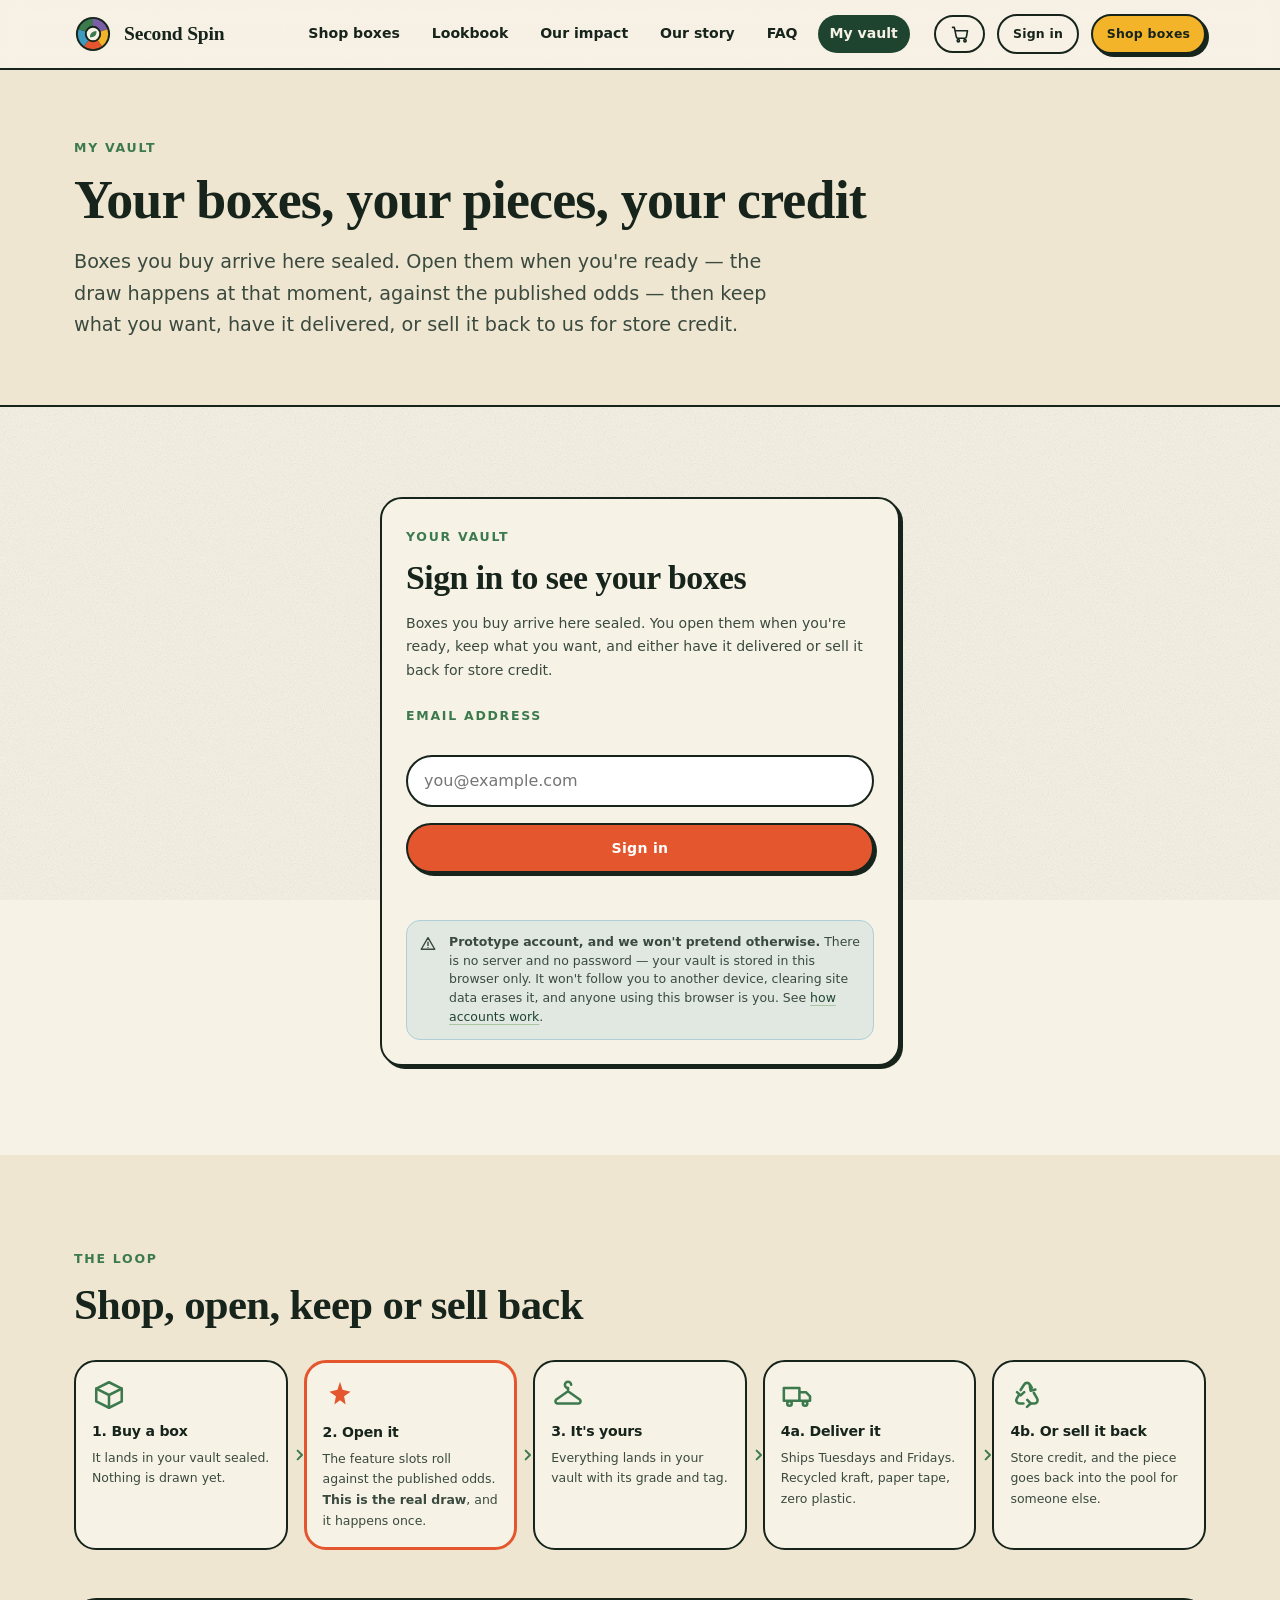
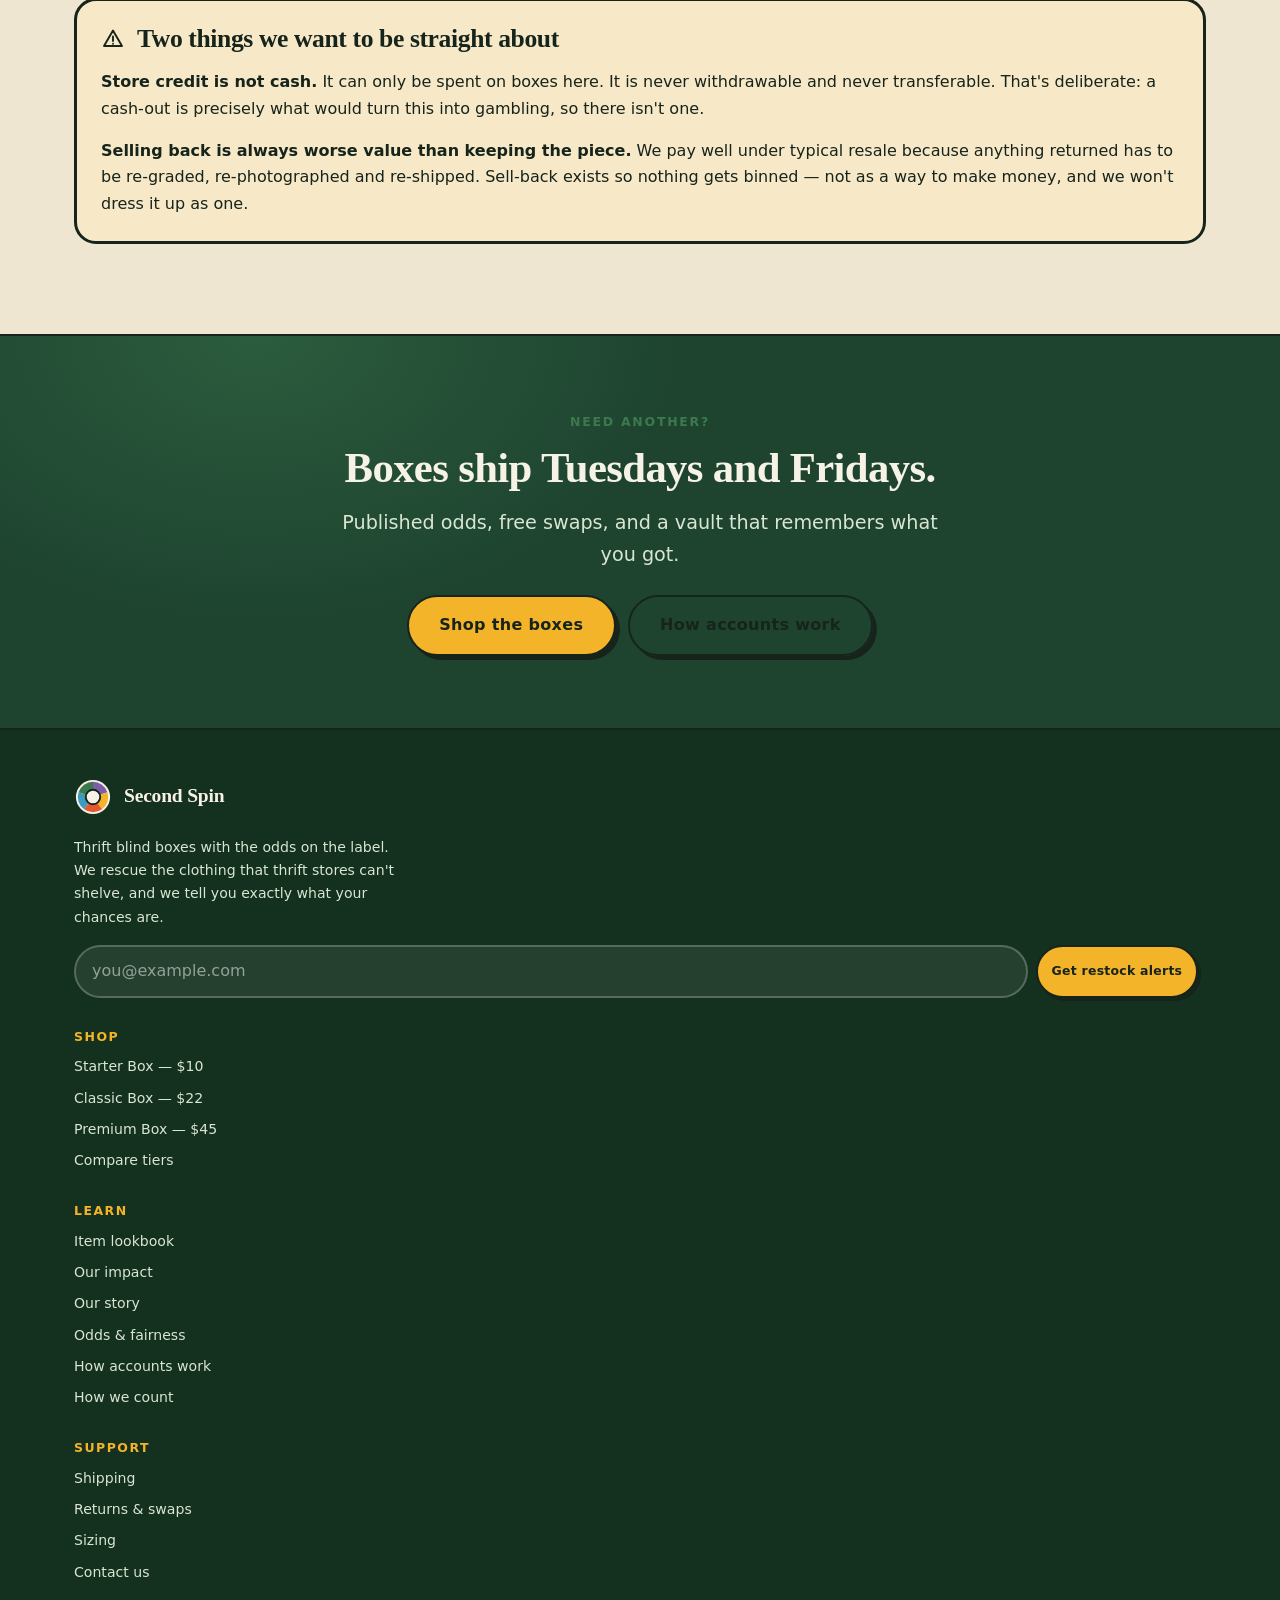
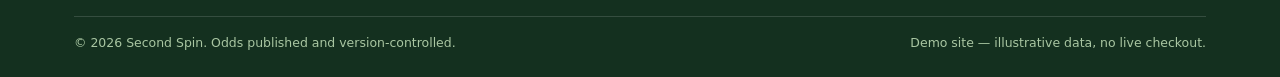
<file: account.html>
<!DOCTYPE html>
<html lang="en">
<head>
<meta charset="utf-8">
<meta name="viewport" content="width=device-width, initial-scale=1">
<title>My vault — your boxes, pieces and credit | Second Spin</title>
<meta name="description" content="Your sealed boxes, the pieces you have opened, home delivery and sell-back for store credit.">
<meta name="theme-color" content="#1e4430">
<link rel="icon" href="data:image/svg+xml,%3Csvg xmlns='http://www.w3.org/2000/svg' viewBox='0 0 40 40'%3E%3Ccircle cx='20' cy='20' r='19' fill='%231e4430'/%3E%3Cpath d='M20 20 L20 5 A15 15 0 0 1 34.3 15.4 Z' fill='%23f4b429'/%3E%3Cpath d='M20 20 L34.3 15.4 A15 15 0 0 1 20 35 Z' fill='%23e4572e'/%3E%3Cpath d='M20 20 L20 35 A15 15 0 0 1 5.7 15.4 Z' fill='%233e9bc0'/%3E%3C/svg%3E">
<link rel="stylesheet" href="assets/css/styles.css">
<link rel="stylesheet" href="assets/css/pages.css">
</head>
<body>

<a class="skip-link" href="#main">Skip to content</a>

<!-- ============================ HEADER ============================ -->
<header class="site-header">
  <div class="container site-header__inner">
    <a class="brand" href="index.html">
      <svg class="brand__mark" viewBox="0 0 40 40" aria-hidden="true">
        <circle cx="20" cy="20" r="18" fill="#16241b"/>
        <path d="M20 20 L20 4 A16 16 0 0 1 35.2 15.1 Z" fill="#7b5ea7"/>
        <path d="M20 20 L35.2 15.1 A16 16 0 0 1 29.4 32.9 Z" fill="#f4b429"/>
        <path d="M20 20 L29.4 32.9 A16 16 0 0 1 10.6 32.9 Z" fill="#e4572e"/>
        <path d="M20 20 L10.6 32.9 A16 16 0 0 1 4.8 15.1 Z" fill="#3e9bc0"/>
        <path d="M20 20 L4.8 15.1 A16 16 0 0 1 20 4 Z" fill="#3c7a4e"/>
        <circle cx="20" cy="20" r="7.6" fill="#f7f2e6" stroke="#16241b" stroke-width="2"/>
        <path d="M16.8 23c0-3.3 2.2-5.7 6.8-6.1.4 4.5-2.1 6.5-5.3 6.5h-1.5z" fill="#3c7a4e"/>
      </svg>
      <span>Second Spin</span>
    </a>

    <nav class="nav" id="site-nav" data-nav aria-label="Main">
      <ul class="nav__list">
        <li><a class="nav__link" href="shop.html">Shop boxes</a></li>
        <li><a class="nav__link" href="lookbook.html">Lookbook</a></li>
        <li><a class="nav__link" href="impact.html">Our impact</a></li>
        <li><a class="nav__link" href="about.html">Our story</a></li>
        <li><a class="nav__link" href="faq.html">FAQ</a></li>
        <li><a class="nav__link" href="account.html" aria-current="page">My vault</a></li>
      </ul>
    </nav>

    <div class="header-actions">
      <button class="btn btn--ghost btn--sm cart-btn" type="button" data-cart-open aria-label="Open your box bag">
        <span data-icon="cart" style="width:20px;display:block"></span>
        <span class="cart-btn__count" data-cart-count>0</span>
      </button>
      <span data-account-chip></span>
      <a class="btn btn--sun btn--sm header-cta" href="shop.html">Shop boxes</a>
      <button class="btn btn--ghost btn--sm nav-toggle" type="button" data-nav-toggle
              aria-expanded="false" aria-controls="site-nav" aria-label="Toggle menu"></button>
    </div>
  </div>
</header>

<main id="main">

  <!-- ============================ PAGE HEAD ============================ -->
  <section class="page-head">
    <div class="container">
      <p class="eyebrow">My vault</p>
      <h1>Your boxes, your pieces, your credit</h1>
      <p class="lead">
        Boxes you buy arrive here sealed. Open them when you're ready &mdash; the draw
        happens at that moment, against the published odds &mdash; then keep what you want,
        have it delivered, or sell it back to us for store credit.
      </p>
    </div>
  </section>

  <section class="section">
    <div class="container" data-account-page></div>
  </section>

  <!-- ====================== HOW THIS WORKS ====================== -->
  <section class="section section--paper2" aria-labelledby="flow-title">
    <div class="container">
      <div class="section-head">
        <p class="eyebrow">The loop</p>
        <h2 id="flow-title">Shop, open, keep or sell back</h2>
      </div>

      <div class="journey">
        <div class="journey__node">
          <span data-icon="box" style="color:var(--moss);display:block"></span>
          <h4>1. Buy a box</h4>
          <p>It lands in your vault sealed. Nothing is drawn yet.</p>
        </div>
        <div class="journey__node" style="border-color:var(--berry);border-width:3px">
          <span data-icon="sparkle" style="color:var(--berry);display:block"></span>
          <h4>2. Open it</h4>
          <p>The feature slots roll against the published odds. <b>This is the real draw</b>, and it happens once.</p>
        </div>
        <div class="journey__node">
          <span data-icon="hanger" style="color:var(--moss);display:block"></span>
          <h4>3. It's yours</h4>
          <p>Everything lands in your vault with its grade and tag.</p>
        </div>
        <div class="journey__node">
          <span data-icon="truck" style="color:var(--moss);display:block"></span>
          <h4>4a. Deliver it</h4>
          <p>Ships Tuesdays and Fridays. Recycled kraft, paper tape, zero plastic.</p>
        </div>
        <div class="journey__node">
          <span data-icon="recycle" style="color:var(--moss);display:block"></span>
          <h4>4b. Or sell it back</h4>
          <p>Store credit, and the piece goes back into the pool for someone else.</p>
        </div>
      </div>

      <div class="callout" style="margin-top:var(--sp-7)">
        <h3><span data-icon="warning"></span> Two things we want to be straight about</h3>
        <p>
          <b>Store credit is not cash.</b> It can only be spent on boxes here. It is never
          withdrawable and never transferable. That's deliberate: a cash-out is precisely what
          would turn this into gambling, so there isn't one.
        </p>
        <p style="margin-bottom:0">
          <b>Selling back is always worse value than keeping the piece.</b> We pay well under
          typical resale because anything returned has to be re-graded, re-photographed and
          re-shipped. Sell-back exists so nothing gets binned &mdash; not as a way to make
          money, and we won't dress it up as one.
        </p>
      </div>
    </div>
  </section>

  <!-- ============================= CTA BAND ============================= -->
  <section class="cta-band">
    <div class="container container--narrow">
      <p class="eyebrow">Need another?</p>
      <h2>Boxes ship Tuesdays and Fridays.</h2>
      <p class="lead">Published odds, free swaps, and a vault that remembers what you got.</p>
      <div class="cluster">
        <a class="btn btn--lg btn--sun" href="shop.html">Shop the boxes</a>
        <a class="btn btn--lg btn--ghost" href="faq.html#accounts">How accounts work</a>
      </div>
    </div>
  </section>

</main>

<!-- ============================== FOOTER ============================== -->
<footer class="site-footer">
  <div class="container">
    <div class="footer-grid">
      <div>
        <a class="brand" href="index.html">
          <svg class="brand__mark" viewBox="0 0 40 40" aria-hidden="true">
            <circle cx="20" cy="20" r="18" fill="#f7f2e6"/>
            <path d="M20 20 L20 4 A16 16 0 0 1 35.2 15.1 Z" fill="#7b5ea7"/>
            <path d="M20 20 L35.2 15.1 A16 16 0 0 1 29.4 32.9 Z" fill="#f4b429"/>
            <path d="M20 20 L29.4 32.9 A16 16 0 0 1 10.6 32.9 Z" fill="#e4572e"/>
            <path d="M20 20 L10.6 32.9 A16 16 0 0 1 4.8 15.1 Z" fill="#3e9bc0"/>
            <path d="M20 20 L4.8 15.1 A16 16 0 0 1 20 4 Z" fill="#3c7a4e"/>
            <circle cx="20" cy="20" r="7.6" fill="#f7f2e6" stroke="#16241b" stroke-width="2"/>
          </svg>
          <span>Second Spin</span>
        </a>
        <p class="footer-tagline">
          Thrift blind boxes with the odds on the label. We rescue the clothing that thrift
          stores can't shelve, and we tell you exactly what your chances are.
        </p>
        <form class="newsletter" data-newsletter novalidate>
          <label class="visually-hidden" for="nl-email">Email address</label>
          <input id="nl-email" type="email" placeholder="you@example.com" autocomplete="email" required>
          <button class="btn btn--sun btn--sm" type="submit">Get restock alerts</button>
          <p class="form-msg" data-form-msg role="status"></p>
        </form>
      </div>

      <div>
        <h4>Shop</h4>
        <ul class="footer-list">
          <li><a href="box.html?tier=starter">Starter Box &mdash; $10</a></li>
          <li><a href="box.html?tier=classic">Classic Box &mdash; $22</a></li>
          <li><a href="box.html?tier=premium">Premium Box &mdash; $45</a></li>
          <li><a href="shop.html">Compare tiers</a></li>
        </ul>
      </div>

      <div>
        <h4>Learn</h4>
        <ul class="footer-list">
          <li><a href="lookbook.html">Item lookbook</a></li>
          <li><a href="impact.html">Our impact</a></li>
          <li><a href="about.html">Our story</a></li>
          <li><a href="faq.html#odds">Odds &amp; fairness</a></li>
          <li><a href="faq.html#accounts">How accounts work</a></li>
          <li><a href="impact.html#receipts">How we count</a></li>
        </ul>
      </div>

      <div>
        <h4>Support</h4>
        <ul class="footer-list">
          <li><a href="faq.html#shipping">Shipping</a></li>
          <li><a href="faq.html#returns">Returns &amp; swaps</a></li>
          <li><a href="faq.html#sizing">Sizing</a></li>
          <li><a href="about.html#contact">Contact us</a></li>
        </ul>
      </div>
    </div>

    <div class="footer-bottom">
      <p style="margin:0">&copy; <span data-year>2026</span> Second Spin. Odds published and version-controlled.</p>
      <p style="margin:0">Demo site &mdash; illustrative data, no live checkout.</p>
    </div>
  </div>
</footer>

<!-- ============================ CART DRAWER ============================ -->
<div class="drawer" data-cart-drawer role="dialog" aria-modal="true" aria-label="Your box bag">
  <div class="drawer__scrim" data-cart-scrim></div>
  <div class="drawer__panel">
    <div class="drawer__head">
      <h3 style="margin:0;font-size:var(--t-md)">Your box bag</h3>
      <button class="modal__close" type="button" data-cart-close aria-label="Close bag" data-icon="close"></button>
    </div>
    <div class="drawer__body" data-cart-body></div>
    <div class="drawer__foot" data-cart-foot hidden>
      <div class="cart-credit" data-cart-credit hidden></div>
      <div class="cart-total">
        <span>Clothing rescued <b data-cart-lbs>0 lbs</b></span>
        <strong data-cart-total>$0</strong>
      </div>
      <button class="btn btn--berry btn--block" type="button" data-checkout>Checkout</button>
      <p class="form-msg" data-checkout-msg role="status"></p>
    </div>
  </div>
</div>

<script src="assets/js/site-data.js"></script>
<script src="assets/js/bus.js"></script>
<script src="assets/js/account.js"></script>
<script src="assets/js/app.js"></script>
<script src="assets/js/item-catalog.js"></script>
<script src="assets/js/reel.js"></script>
<script src="assets/js/product.js"></script>
<script src="assets/js/account-ui.js"></script>
</body>
</html>
</file>
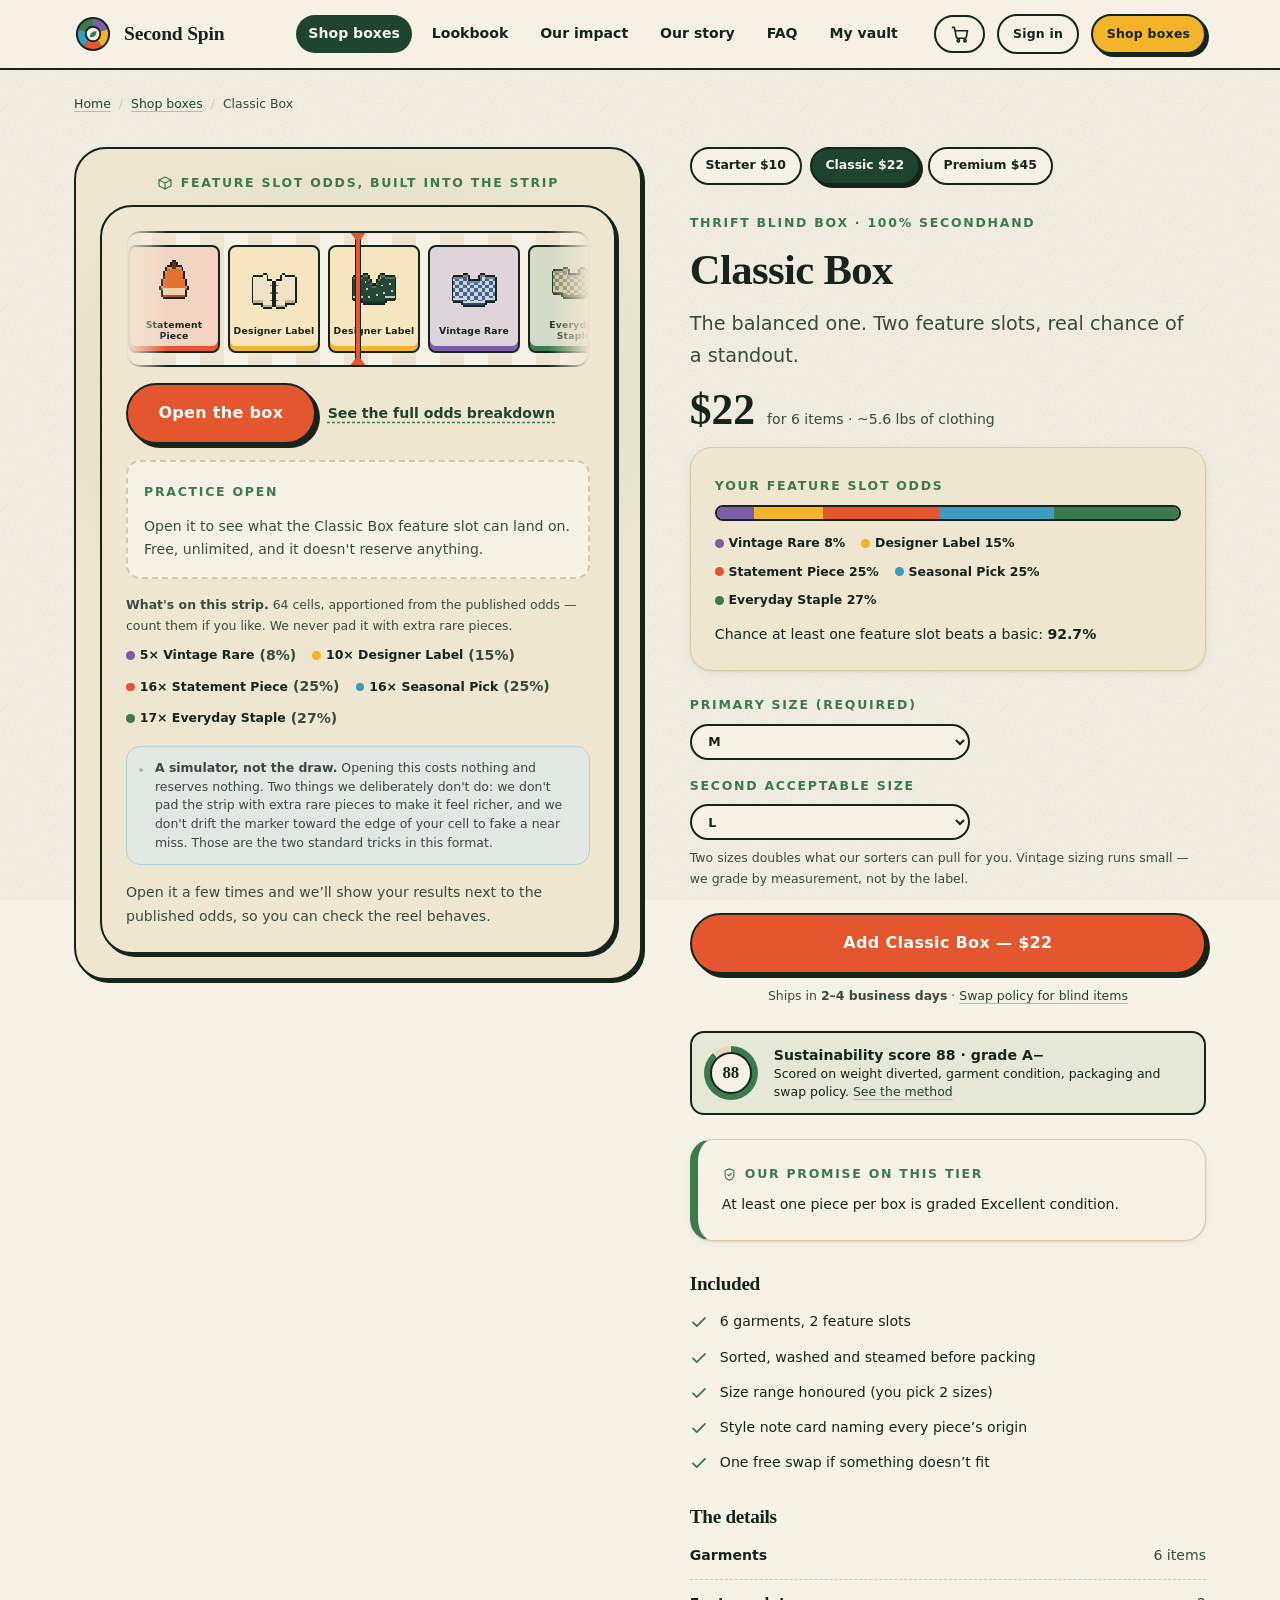
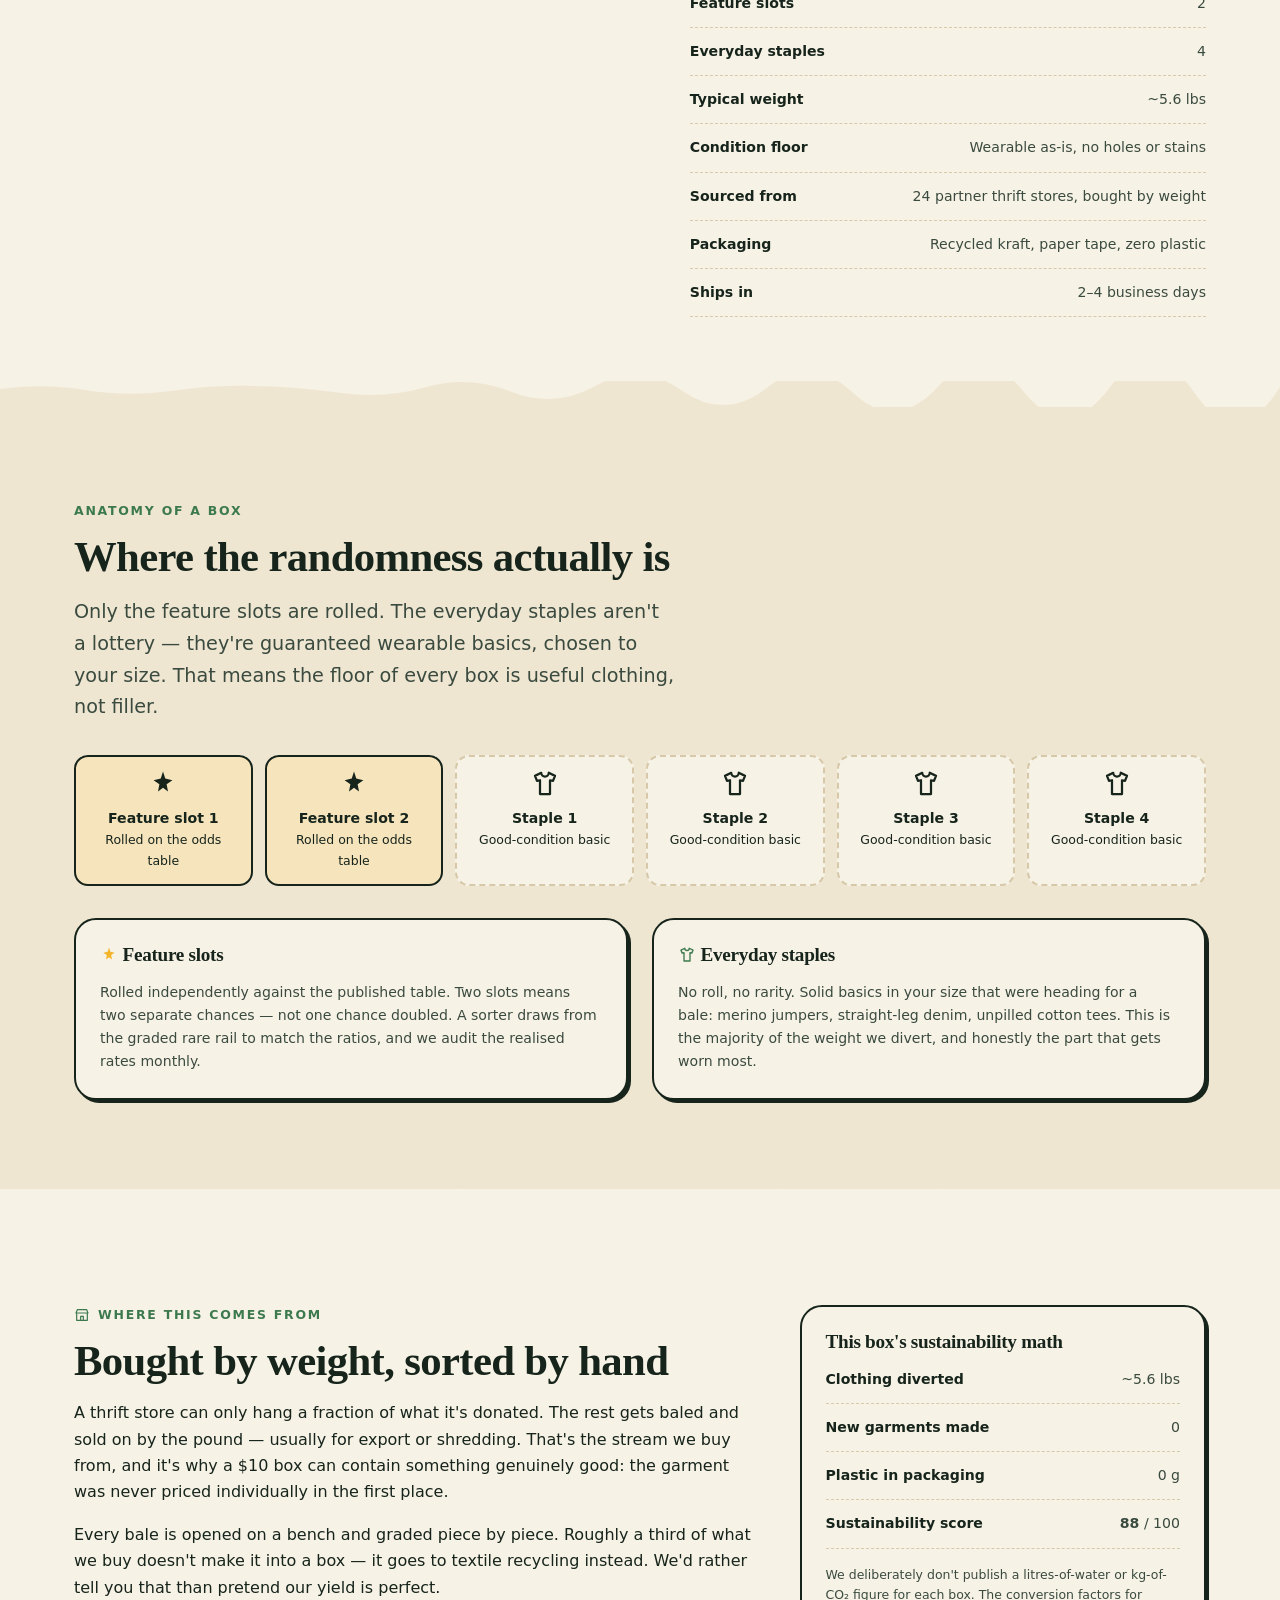
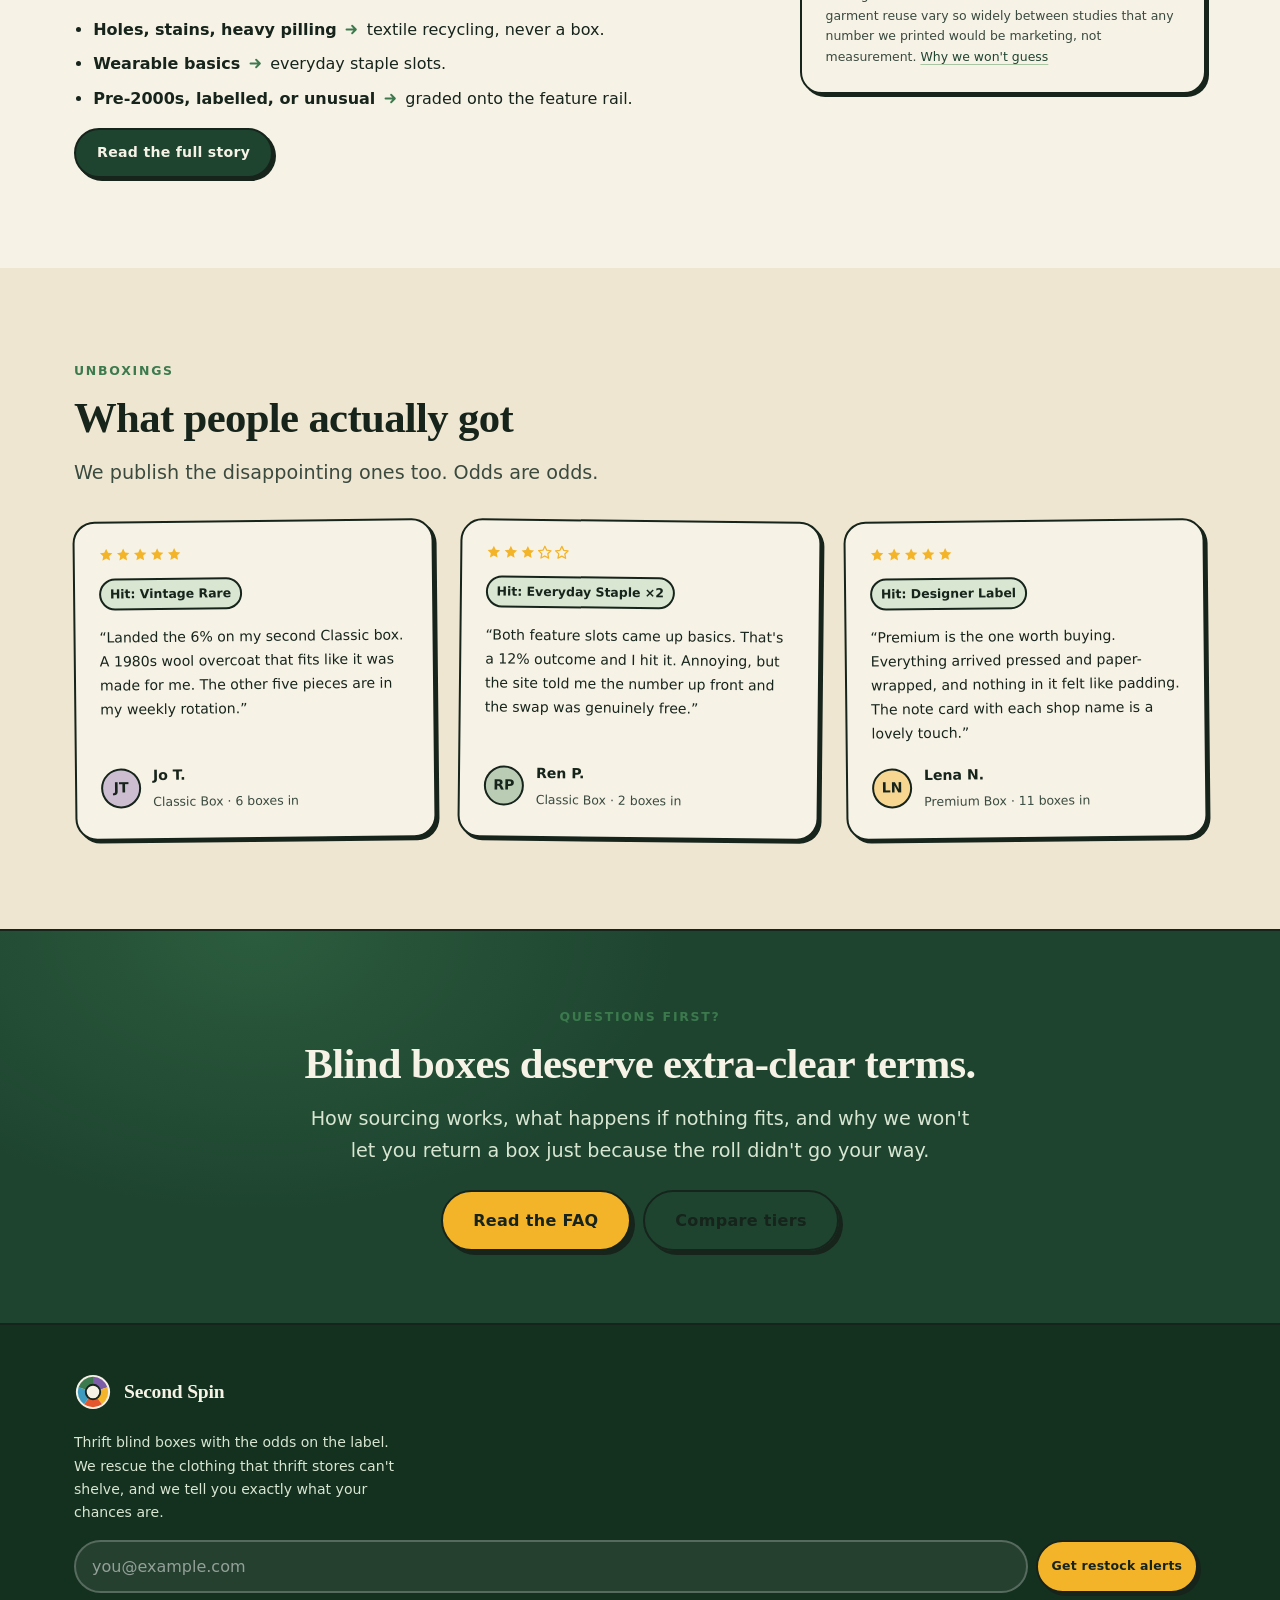
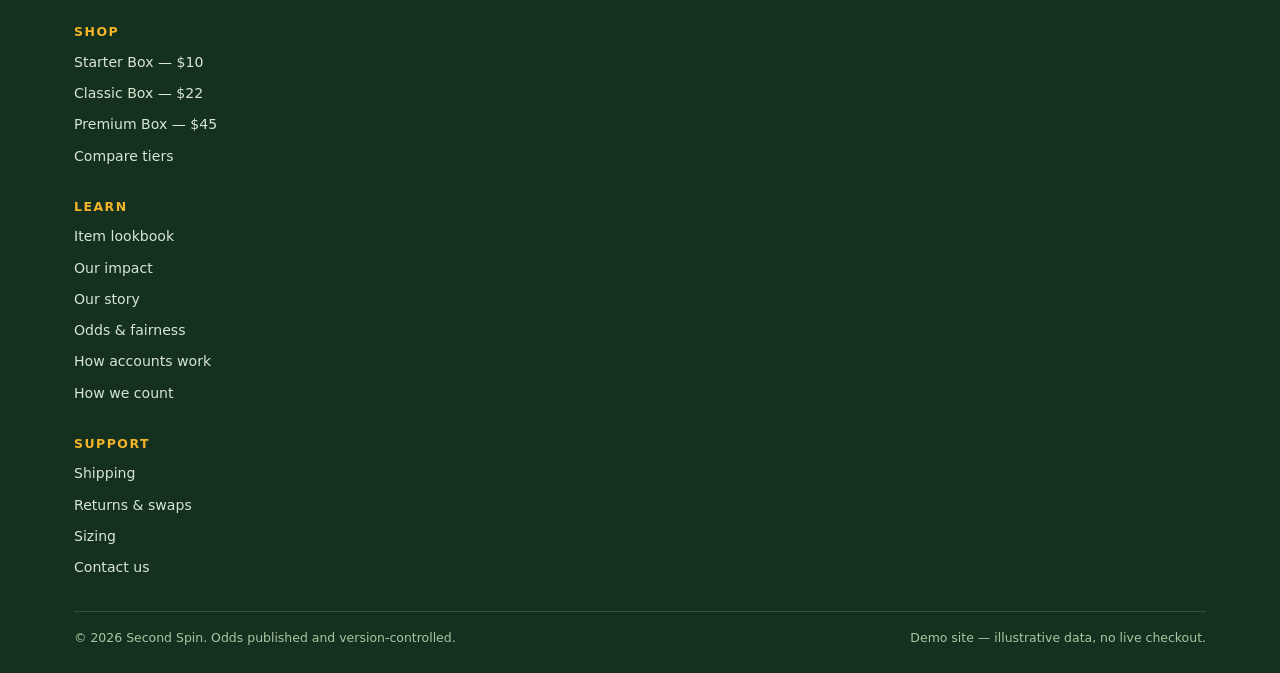
<file: box.html>
<!DOCTYPE html>
<html lang="en">
<head>
<meta charset="utf-8">
<meta name="viewport" content="width=device-width, initial-scale=1">
<title>Thrift blind box — open the reel, see the odds | Second Spin</title>
<meta name="description" content="5–6 rescued secondhand garments per box. Open the reveal reel for free before you buy, and see exactly what each feature slot can land on.">
<meta name="theme-color" content="#1e4430">
<link rel="icon" href="data:image/svg+xml,%3Csvg xmlns='http://www.w3.org/2000/svg' viewBox='0 0 40 40'%3E%3Ccircle cx='20' cy='20' r='19' fill='%231e4430'/%3E%3Cpath d='M20 20 L20 5 A15 15 0 0 1 34.3 15.4 Z' fill='%23f4b429'/%3E%3Cpath d='M20 20 L34.3 15.4 A15 15 0 0 1 20 35 Z' fill='%23e4572e'/%3E%3Cpath d='M20 20 L20 35 A15 15 0 0 1 5.7 15.4 Z' fill='%233e9bc0'/%3E%3C/svg%3E">
<link rel="stylesheet" href="assets/css/styles.css">
<link rel="stylesheet" href="assets/css/pages.css">
</head>
<body>

<a class="skip-link" href="#main">Skip to content</a>

<!-- ============================ HEADER ============================ -->
<header class="site-header">
  <div class="container site-header__inner">
    <a class="brand" href="index.html">
      <svg class="brand__mark" viewBox="0 0 40 40" aria-hidden="true">
        <circle cx="20" cy="20" r="18" fill="#16241b"/>
        <path d="M20 20 L20 4 A16 16 0 0 1 35.2 15.1 Z" fill="#7b5ea7"/>
        <path d="M20 20 L35.2 15.1 A16 16 0 0 1 29.4 32.9 Z" fill="#f4b429"/>
        <path d="M20 20 L29.4 32.9 A16 16 0 0 1 10.6 32.9 Z" fill="#e4572e"/>
        <path d="M20 20 L10.6 32.9 A16 16 0 0 1 4.8 15.1 Z" fill="#3e9bc0"/>
        <path d="M20 20 L4.8 15.1 A16 16 0 0 1 20 4 Z" fill="#3c7a4e"/>
        <circle cx="20" cy="20" r="7.6" fill="#f7f2e6" stroke="#16241b" stroke-width="2"/>
        <path d="M16.8 23c0-3.3 2.2-5.7 6.8-6.1.4 4.5-2.1 6.5-5.3 6.5h-1.5z" fill="#3c7a4e"/>
      </svg>
      <span>Second Spin</span>
    </a>

    <nav class="nav" id="site-nav" data-nav aria-label="Main">
      <ul class="nav__list">
        <li><a class="nav__link" href="shop.html" aria-current="page">Shop boxes</a></li>
        <li><a class="nav__link" href="lookbook.html">Lookbook</a></li>
        <li><a class="nav__link" href="impact.html">Our impact</a></li>
        <li><a class="nav__link" href="about.html">Our story</a></li>
        <li><a class="nav__link" href="faq.html">FAQ</a></li>
        <li><a class="nav__link" href="account.html">My vault</a></li>
      </ul>
    </nav>

    <div class="header-actions">
      <button class="btn btn--ghost btn--sm cart-btn" type="button" data-cart-open aria-label="Open your box bag">
        <span data-icon="cart" style="width:20px;display:block"></span>
        <span class="cart-btn__count" data-cart-count>0</span>
      </button>
      <span data-account-chip></span>
      <a class="btn btn--sun btn--sm header-cta" href="shop.html">Shop boxes</a>
      <button class="btn btn--ghost btn--sm nav-toggle" type="button" data-nav-toggle
              aria-expanded="false" aria-controls="site-nav" aria-label="Toggle menu"></button>
    </div>
  </div>
</header>

<main id="main">

  <!-- ============================ BREADCRUMB ============================ -->
  <nav class="breadcrumb container" aria-label="Breadcrumb">
    <ol>
      <li><a href="index.html">Home</a></li>
      <li><a href="shop.html">Shop boxes</a></li>
      <li aria-current="page"><span data-tier-bind="name">Classic Box</span></li>
    </ol>
  </nav>

  <!-- ============================= PRODUCT ============================= -->
  <section class="container product" data-product aria-labelledby="product-title">

    <!-- ---------- LEFT: the reveal reel ---------- -->
    <div class="product__stage">
      <p class="eyebrow" style="justify-content:center;width:100%;text-align:center;display:flex">
        <span data-icon="box" style="width:16px"></span> Feature slot odds, built into the strip
      </p>

      <div class="reel" data-reel-scope data-reel-tier="classic">
          <div class="reel__viewport" data-reel-viewport>
            <div class="reel__track" data-reel-track></div>
            <div class="reel__marker" data-reel-marker aria-hidden="true"></div>
            <div class="confetti" data-confetti aria-hidden="true"></div>
          </div>

          <div class="reel__controls">
            <button class="btn btn--berry btn--lg" type="button" data-reel-open>Open the box</button>
            <button class="link-btn" type="button" data-odds-modal="classic" data-product-odds>See the full odds breakdown</button>
          </div>

          <div class="reel__result" data-reel-result role="status"></div>
          <div class="reel__composition" data-reel-composition></div>

          <p class="sim-note" style="margin-top:var(--sp-4)">
            <span data-icon="info"></span>
            <span>
              <b>A simulator, not the draw.</b> Opening this costs nothing and reserves
              nothing. Two things we deliberately don't do: we don't pad the strip with
              extra rare pieces to make it feel richer, and we don't drift the marker
              toward the edge of your cell to fake a near miss. Those are the two
              standard tricks in this format.
            </span>
          </p>
          <div data-reel-tally style="margin-top:var(--sp-4)"></div>
        </div>
    </div>

    <!-- ---------- RIGHT: buy panel ---------- -->
    <div>
      <div class="tier-switch" data-tier-switch role="group" aria-label="Choose your box tier" style="margin-bottom:var(--sp-5)">
        <button class="tier-switch__btn" type="button" data-tier-value="starter" aria-pressed="false">Starter $10</button>
        <button class="tier-switch__btn" type="button" data-tier-value="classic" aria-pressed="true">Classic $22</button>
        <button class="tier-switch__btn" type="button" data-tier-value="premium" aria-pressed="false">Premium $45</button>
      </div>

      <p class="eyebrow">Thrift blind box &middot; 100% secondhand</p>
      <h1 id="product-title" style="font-size:var(--t-2xl)"><span data-tier-bind="name">Classic Box</span></h1>
      <p class="lead" data-tier-bind="tagline">The balanced one. Two feature slots, real chance of a standout.</p>

      <div class="product__price">
        <b data-tier-bind="price">$22</b>
        <span class="muted">for <span data-tier-bind="items">6 items</span> &middot; <span data-tier-bind="weight">~5.6 lbs</span> of clothing</span>
      </div>

      <!-- odds at a glance -->
      <div class="card card--plain" style="background:var(--paper-2);margin-bottom:var(--sp-5)">
        <p class="eyebrow" style="margin-bottom:var(--sp-2)">Your feature slot odds</p>
        <div class="odds-bar" data-tier-oddsbar></div>
        <div class="odds-legend" data-tier-oddslegend style="margin-top:var(--sp-3)"></div>
        <p class="muted" style="margin-top:var(--sp-3);font-size:var(--t-xs)" data-tier-bind="odds">
          Vintage Rare 8% · Designer Label 15% · Statement Piece 25% · Seasonal Pick 25% · Everyday Staple 27%
        </p>
        <p style="margin:var(--sp-3) 0 0;font-size:var(--t-sm)">
          Chance at least one feature slot beats a basic:
          <b data-tier-bind="standout">92.7%</b>
        </p>
      </div>

      <!-- fit -->
      <div class="stack" style="margin-bottom:var(--sp-5)">
        <div>
          <label class="eyebrow" for="size-main" style="display:block;margin-bottom:var(--sp-2)">Primary size (required)</label>
          <select id="size-main" name="size-main" class="pill" style="padding:0.6em 1em;width:100%;max-width:280px">
            <option>XS</option><option>S</option><option selected>M</option>
            <option>L</option><option>XL</option><option>2XL</option><option>3XL</option>
          </select>
        </div>
        <div>
          <label class="eyebrow" for="size-alt" style="display:block;margin-bottom:var(--sp-2)">Second acceptable size</label>
          <select id="size-alt" name="size-alt" class="pill" style="padding:0.6em 1em;width:100%;max-width:280px">
            <option>XS</option><option>S</option><option>M</option>
            <option selected>L</option><option>XL</option><option>2XL</option><option>3XL</option>
          </select>
          <p class="muted" style="margin-top:var(--sp-2);font-size:var(--t-xs)">
            Two sizes doubles what our sorters can pull for you. Vintage sizing runs small &mdash;
            we grade by measurement, not by the label.
          </p>
        </div>
      </div>

      <button class="btn btn--berry btn--lg btn--block" type="button" data-add-to-cart="classic">Add Classic Box &mdash; $22</button>

      <p class="muted center" style="margin-top:var(--sp-3);font-size:var(--t-xs)">
        Ships in <b data-tier-bind="ships">2&ndash;4 business days</b> &middot;
        <a href="faq.html#returns">Swap policy for blind items</a>
      </p>

      <!-- sustainability score -->
      <div class="sustain" style="margin-top:var(--sp-5)">
        <div class="sustain__ring" data-tier-ring><span class="sustain__num" data-tier-bind="score">88</span></div>
        <p class="sustain__text">
          <b>Sustainability score <span data-tier-bind="score">88</span> &middot; grade <span data-tier-bind="grade">A&minus;</span></b>
          Scored on weight diverted, garment condition, packaging and swap policy.
          <a href="impact.html#score">See the method</a>
        </p>
      </div>

      <!-- guarantee -->
      <div class="card card--plain" style="margin-top:var(--sp-5);border-left:8px solid var(--moss)">
        <p class="eyebrow" style="margin-bottom:var(--sp-2)"><span data-icon="shield" style="width:15px"></span> Our promise on this tier</p>
        <p style="margin:0;font-size:var(--t-sm)" data-tier-guarantee>
          At least one piece per box is graded Excellent condition.
        </p>
      </div>

      <!-- what's included -->
      <div style="margin-top:var(--sp-6)">
        <h3 style="font-size:var(--t-md)">Included</h3>
        <ul class="tier__feature-list" data-tier-features>
          <li><span data-icon="check"></span><span>6 garments, 2 feature slots</span></li>
        </ul>
      </div>

      <!-- specs -->
      <div style="margin-top:var(--sp-6)">
        <h3 style="font-size:var(--t-md)">The details</h3>
        <ul class="spec-list">
          <li><span><b>Garments</b></span><span data-tier-bind="items">6 items</span></li>
          <li><span><b>Feature slots</b></span><span data-tier-bind="featureSlots">2</span></li>
          <li><span><b>Everyday staples</b></span><span data-tier-bind="everydaySlots">4</span></li>
          <li><span><b>Typical weight</b></span><span data-tier-bind="weight">~5.6 lbs</span></li>
          <li><span><b>Condition floor</b></span><span>Wearable as-is, no holes or stains</span></li>
          <li><span><b>Sourced from</b></span><span>24 partner thrift stores, bought by weight</span></li>
          <li><span><b>Packaging</b></span><span>Recycled kraft, paper tape, zero plastic</span></li>
          <li><span><b>Ships in</b></span><span data-tier-bind="ships">2&ndash;4 business days</span></li>
        </ul>
      </div>
    </div>
  </section>

  <div class="edge-torn" style="background:var(--paper-2)"></div>

  <!-- ========================= SLOT BREAKDOWN ========================= -->
  <section class="section section--paper2" aria-labelledby="slots-title">
    <div class="container">
      <div class="section-head">
        <p class="eyebrow">Anatomy of a box</p>
        <h2 id="slots-title">Where the randomness actually is</h2>
        <p class="lead">
          Only the feature slots are rolled. The everyday staples aren't a lottery &mdash; they're
          guaranteed wearable basics, chosen to your size. That means the floor of every box is
          useful clothing, not filler.
        </p>
      </div>

      <div class="slot-grid" data-slot-grid></div>

      <div class="grid grid--2" style="margin-top:var(--sp-6)">
        <div class="card">
          <h3 style="font-size:var(--t-md)"><span data-icon="sparkle" style="width:18px;display:inline-block;vertical-align:-3px;color:var(--sun)"></span> Feature slots</h3>
          <p class="muted" style="margin:0">
            Rolled independently against the published table. Two slots means two separate
            chances &mdash; not one chance doubled. A sorter draws from the graded rare rail to
            match the ratios, and we audit the realised rates monthly.
          </p>
        </div>
        <div class="card">
          <h3 style="font-size:var(--t-md)"><span data-icon="tshirt" style="width:18px;display:inline-block;vertical-align:-3px;color:var(--moss)"></span> Everyday staples</h3>
          <p class="muted" style="margin:0">
            No roll, no rarity. Solid basics in your size that were heading for a bale: merino
            jumpers, straight-leg denim, unpilled cotton tees. This is the majority of the weight
            we divert, and honestly the part that gets worn most.
          </p>
        </div>
      </div>
    </div>
  </section>

  <div class="edge-torn" style="background:var(--paper)"></div>

  <!-- ========================= SOURCING ========================= -->
  <section class="section" aria-labelledby="sourcing-title">
    <div class="container split">
      <div class="prose">
        <p class="eyebrow"><span data-icon="store" style="width:16px"></span> Where this comes from</p>
        <h2 id="sourcing-title">Bought by weight, sorted by hand</h2>
        <p>
          A thrift store can only hang a fraction of what it's donated. The rest gets baled and
          sold on by the pound &mdash; usually for export or shredding. That's the stream we buy
          from, and it's why a $10 box can contain something genuinely good: the garment was
          never priced individually in the first place.
        </p>
        <p>
          Every bale is opened on a bench and graded piece by piece. Roughly a third of what we
          buy doesn't make it into a box &mdash; it goes to textile recycling instead. We'd rather
          tell you that than pretend our yield is perfect.
        </p>
        <ul>
          <li><b>Holes, stains, heavy pilling</b> <svg class="inline-arrow" viewBox="0 0 24 24" fill="none" stroke="currentColor" stroke-width="3" stroke-linecap="round" stroke-linejoin="round" aria-label="leads to" role="img"><path d="M4 12h14M13 6l6 6-6 6"/></svg> textile recycling, never a box.</li>
          <li><b>Wearable basics</b> <svg class="inline-arrow" viewBox="0 0 24 24" fill="none" stroke="currentColor" stroke-width="3" stroke-linecap="round" stroke-linejoin="round" aria-label="leads to" role="img"><path d="M4 12h14M13 6l6 6-6 6"/></svg> everyday staple slots.</li>
          <li><b>Pre-2000s, labelled, or unusual</b> <svg class="inline-arrow" viewBox="0 0 24 24" fill="none" stroke="currentColor" stroke-width="3" stroke-linecap="round" stroke-linejoin="round" aria-label="leads to" role="img"><path d="M4 12h14M13 6l6 6-6 6"/></svg> graded onto the feature rail.</li>
        </ul>
        <p><a class="btn" href="about.html">Read the full story</a></p>
      </div>

      <aside class="card aside-card">
        <h3 style="font-size:var(--t-md)">This box's sustainability math</h3>
        <ul class="spec-list">
          <li><span><b>Clothing diverted</b></span><span data-tier-bind="weight">~5.6 lbs</span></li>
          <li><span><b>New garments made</b></span><span>0</span></li>
          <li><span><b>Plastic in packaging</b></span><span>0 g</span></li>
          <li><span><b>Sustainability score</b></span><span><b data-tier-bind="score">88</b> / 100</span></li>
        </ul>
        <p class="muted" style="margin-top:var(--sp-4);font-size:var(--t-xs)">
          We deliberately don't publish a litres-of-water or kg-of-CO&#8322; figure for each box.
          The conversion factors for garment reuse vary so widely between studies that any number
          we printed would be marketing, not measurement.
          <a href="impact.html#limits">Why we won't guess</a>
        </p>
      </aside>
    </div>
  </section>

  <!-- ========================= REVIEWS ========================= -->
  <section class="section section--paper2" aria-labelledby="reviews-title">
    <div class="container">
      <div class="section-head">
        <p class="eyebrow">Unboxings</p>
        <h2 id="reviews-title">What people actually got</h2>
        <p class="lead">We publish the disappointing ones too. Odds are odds.</p>
      </div>
      <div class="grid grid--3">
        <figure class="quote reveal">
          <div class="quote__stars" aria-label="5 out of 5 stars"><svg viewBox="0 0 20 20" fill="currentColor" aria-hidden="true"><path d="M10 1.6l2.5 5.3 5.8.7-4.3 4 1.1 5.8L10 14.6 4.9 17.4 6 11.6 1.7 7.6l5.8-.7z"/></svg><svg viewBox="0 0 20 20" fill="currentColor" aria-hidden="true"><path d="M10 1.6l2.5 5.3 5.8.7-4.3 4 1.1 5.8L10 14.6 4.9 17.4 6 11.6 1.7 7.6l5.8-.7z"/></svg><svg viewBox="0 0 20 20" fill="currentColor" aria-hidden="true"><path d="M10 1.6l2.5 5.3 5.8.7-4.3 4 1.1 5.8L10 14.6 4.9 17.4 6 11.6 1.7 7.6l5.8-.7z"/></svg><svg viewBox="0 0 20 20" fill="currentColor" aria-hidden="true"><path d="M10 1.6l2.5 5.3 5.8.7-4.3 4 1.1 5.8L10 14.6 4.9 17.4 6 11.6 1.7 7.6l5.8-.7z"/></svg><svg viewBox="0 0 20 20" fill="currentColor" aria-hidden="true"><path d="M10 1.6l2.5 5.3 5.8.7-4.3 4 1.1 5.8L10 14.6 4.9 17.4 6 11.6 1.7 7.6l5.8-.7z"/></svg></div>
          <span class="quote__find">Hit: Vintage Rare</span>
          <blockquote>Landed the 6% on my second Classic box. A 1980s wool overcoat that fits like it was made for me. The other five pieces are in my weekly rotation.</blockquote>
          <figcaption class="quote__who">
            <span class="avatar" style="background:color-mix(in srgb, var(--grape) 35%, var(--paper))">JT</span>
            <span><span class="quote__name">Jo T.</span><br><span class="quote__meta">Classic Box &middot; 6 boxes in</span></span>
          </figcaption>
        </figure>
        <figure class="quote reveal">
          <div class="quote__stars" aria-label="3 out of 5 stars"><svg viewBox="0 0 20 20" fill="currentColor" aria-hidden="true"><path d="M10 1.6l2.5 5.3 5.8.7-4.3 4 1.1 5.8L10 14.6 4.9 17.4 6 11.6 1.7 7.6l5.8-.7z"/></svg><svg viewBox="0 0 20 20" fill="currentColor" aria-hidden="true"><path d="M10 1.6l2.5 5.3 5.8.7-4.3 4 1.1 5.8L10 14.6 4.9 17.4 6 11.6 1.7 7.6l5.8-.7z"/></svg><svg viewBox="0 0 20 20" fill="currentColor" aria-hidden="true"><path d="M10 1.6l2.5 5.3 5.8.7-4.3 4 1.1 5.8L10 14.6 4.9 17.4 6 11.6 1.7 7.6l5.8-.7z"/></svg><svg viewBox="0 0 20 20" fill="none" stroke="currentColor" stroke-width="1.7" stroke-linejoin="round" aria-hidden="true"><path d="M10 1.6l2.5 5.3 5.8.7-4.3 4 1.1 5.8L10 14.6 4.9 17.4 6 11.6 1.7 7.6l5.8-.7z"/></svg><svg viewBox="0 0 20 20" fill="none" stroke="currentColor" stroke-width="1.7" stroke-linejoin="round" aria-hidden="true"><path d="M10 1.6l2.5 5.3 5.8.7-4.3 4 1.1 5.8L10 14.6 4.9 17.4 6 11.6 1.7 7.6l5.8-.7z"/></svg></div>
          <span class="quote__find">Hit: Everyday Staple ×2</span>
          <blockquote>Both feature slots came up basics. That's a 12% outcome and I hit it. Annoying, but the site told me the number up front and the swap was genuinely free.</blockquote>
          <figcaption class="quote__who">
            <span class="avatar" style="background:color-mix(in srgb, var(--moss) 32%, var(--paper))">RP</span>
            <span><span class="quote__name">Ren P.</span><br><span class="quote__meta">Classic Box &middot; 2 boxes in</span></span>
          </figcaption>
        </figure>
        <figure class="quote reveal">
          <div class="quote__stars" aria-label="5 out of 5 stars"><svg viewBox="0 0 20 20" fill="currentColor" aria-hidden="true"><path d="M10 1.6l2.5 5.3 5.8.7-4.3 4 1.1 5.8L10 14.6 4.9 17.4 6 11.6 1.7 7.6l5.8-.7z"/></svg><svg viewBox="0 0 20 20" fill="currentColor" aria-hidden="true"><path d="M10 1.6l2.5 5.3 5.8.7-4.3 4 1.1 5.8L10 14.6 4.9 17.4 6 11.6 1.7 7.6l5.8-.7z"/></svg><svg viewBox="0 0 20 20" fill="currentColor" aria-hidden="true"><path d="M10 1.6l2.5 5.3 5.8.7-4.3 4 1.1 5.8L10 14.6 4.9 17.4 6 11.6 1.7 7.6l5.8-.7z"/></svg><svg viewBox="0 0 20 20" fill="currentColor" aria-hidden="true"><path d="M10 1.6l2.5 5.3 5.8.7-4.3 4 1.1 5.8L10 14.6 4.9 17.4 6 11.6 1.7 7.6l5.8-.7z"/></svg><svg viewBox="0 0 20 20" fill="currentColor" aria-hidden="true"><path d="M10 1.6l2.5 5.3 5.8.7-4.3 4 1.1 5.8L10 14.6 4.9 17.4 6 11.6 1.7 7.6l5.8-.7z"/></svg></div>
          <span class="quote__find">Hit: Designer Label</span>
          <blockquote>Premium is the one worth buying. Everything arrived pressed and paper-wrapped, and nothing in it felt like padding. The note card with each shop name is a lovely touch.</blockquote>
          <figcaption class="quote__who">
            <span class="avatar" style="background:color-mix(in srgb, var(--sun) 45%, var(--paper))">LN</span>
            <span><span class="quote__name">Lena N.</span><br><span class="quote__meta">Premium Box &middot; 11 boxes in</span></span>
          </figcaption>
        </figure>
      </div>
    </div>
  </section>

  <!-- ============================= CTA BAND ============================= -->
  <section class="cta-band">
    <div class="container container--narrow">
      <p class="eyebrow">Questions first?</p>
      <h2>Blind boxes deserve extra-clear terms.</h2>
      <p class="lead">
        How sourcing works, what happens if nothing fits, and why we won't let you return a box
        just because the roll didn't go your way.
      </p>
      <div class="cluster">
        <a class="btn btn--lg btn--sun" href="faq.html">Read the FAQ</a>
        <a class="btn btn--lg btn--ghost" href="shop.html">Compare tiers</a>
      </div>
    </div>
  </section>

</main>

<!-- ============================== FOOTER ============================== -->
<footer class="site-footer">
  <div class="container">
    <div class="footer-grid">
      <div>
        <a class="brand" href="index.html">
          <svg class="brand__mark" viewBox="0 0 40 40" aria-hidden="true">
            <circle cx="20" cy="20" r="18" fill="#f7f2e6"/>
            <path d="M20 20 L20 4 A16 16 0 0 1 35.2 15.1 Z" fill="#7b5ea7"/>
            <path d="M20 20 L35.2 15.1 A16 16 0 0 1 29.4 32.9 Z" fill="#f4b429"/>
            <path d="M20 20 L29.4 32.9 A16 16 0 0 1 10.6 32.9 Z" fill="#e4572e"/>
            <path d="M20 20 L10.6 32.9 A16 16 0 0 1 4.8 15.1 Z" fill="#3e9bc0"/>
            <path d="M20 20 L4.8 15.1 A16 16 0 0 1 20 4 Z" fill="#3c7a4e"/>
            <circle cx="20" cy="20" r="7.6" fill="#f7f2e6" stroke="#16241b" stroke-width="2"/>
          </svg>
          <span>Second Spin</span>
        </a>
        <p class="footer-tagline">
          Thrift blind boxes with the odds on the label. We rescue the clothing that thrift
          stores can't shelve, and we tell you exactly what your chances are.
        </p>
        <form class="newsletter" data-newsletter novalidate>
          <label class="visually-hidden" for="nl-email">Email address</label>
          <input id="nl-email" type="email" placeholder="you@example.com" autocomplete="email" required>
          <button class="btn btn--sun btn--sm" type="submit">Get restock alerts</button>
          <p class="form-msg" data-form-msg role="status"></p>
        </form>
      </div>

      <div>
        <h4>Shop</h4>
        <ul class="footer-list">
          <li><a href="box.html?tier=starter">Starter Box &mdash; $10</a></li>
          <li><a href="box.html?tier=classic">Classic Box &mdash; $22</a></li>
          <li><a href="box.html?tier=premium">Premium Box &mdash; $45</a></li>
          <li><a href="shop.html">Compare tiers</a></li>
        </ul>
      </div>

      <div>
        <h4>Learn</h4>
        <ul class="footer-list">
          <li><a href="lookbook.html">Item lookbook</a></li>
          <li><a href="impact.html">Our impact</a></li>
          <li><a href="about.html">Our story</a></li>
          <li><a href="faq.html#odds">Odds &amp; fairness</a></li>
          <li><a href="faq.html#accounts">How accounts work</a></li>
          <li><a href="impact.html#receipts">How we count</a></li>
        </ul>
      </div>

      <div>
        <h4>Support</h4>
        <ul class="footer-list">
          <li><a href="faq.html#shipping">Shipping</a></li>
          <li><a href="faq.html#returns">Returns &amp; swaps</a></li>
          <li><a href="faq.html#sizing">Sizing</a></li>
          <li><a href="about.html#contact">Contact us</a></li>
        </ul>
      </div>
    </div>

    <div class="footer-bottom">
      <p style="margin:0">&copy; <span data-year>2026</span> Second Spin. Odds published and version-controlled.</p>
      <p style="margin:0">Demo site &mdash; illustrative data, no live checkout.</p>
    </div>
  </div>
</footer>

<!-- ============================ CART DRAWER ============================ -->
<div class="drawer" data-cart-drawer role="dialog" aria-modal="true" aria-label="Your box bag">
  <div class="drawer__scrim" data-cart-scrim></div>
  <div class="drawer__panel">
    <div class="drawer__head">
      <h3 style="margin:0;font-size:var(--t-md)">Your box bag</h3>
      <button class="modal__close" type="button" data-cart-close aria-label="Close bag" data-icon="close"></button>
    </div>
    <div class="drawer__body" data-cart-body></div>
    <div class="drawer__foot" data-cart-foot hidden>
      <div class="cart-credit" data-cart-credit hidden></div>
      <div class="cart-total">
        <span>Clothing rescued <b data-cart-lbs>0 lbs</b></span>
        <strong data-cart-total>$0</strong>
      </div>
      <button class="btn btn--berry btn--block" type="button" data-checkout>Checkout</button>
      <p class="form-msg" data-checkout-msg role="status"></p>
    </div>
  </div>
</div>

<script src="assets/js/site-data.js"></script>
<script src="assets/js/bus.js"></script>
<script src="assets/js/account.js"></script>
<script src="assets/js/app.js"></script>
<script src="assets/js/item-catalog.js"></script>
<script src="assets/js/reel.js"></script>
<script src="assets/js/product.js"></script>
<script src="assets/js/account-ui.js"></script>
</body>
</html>
</file>
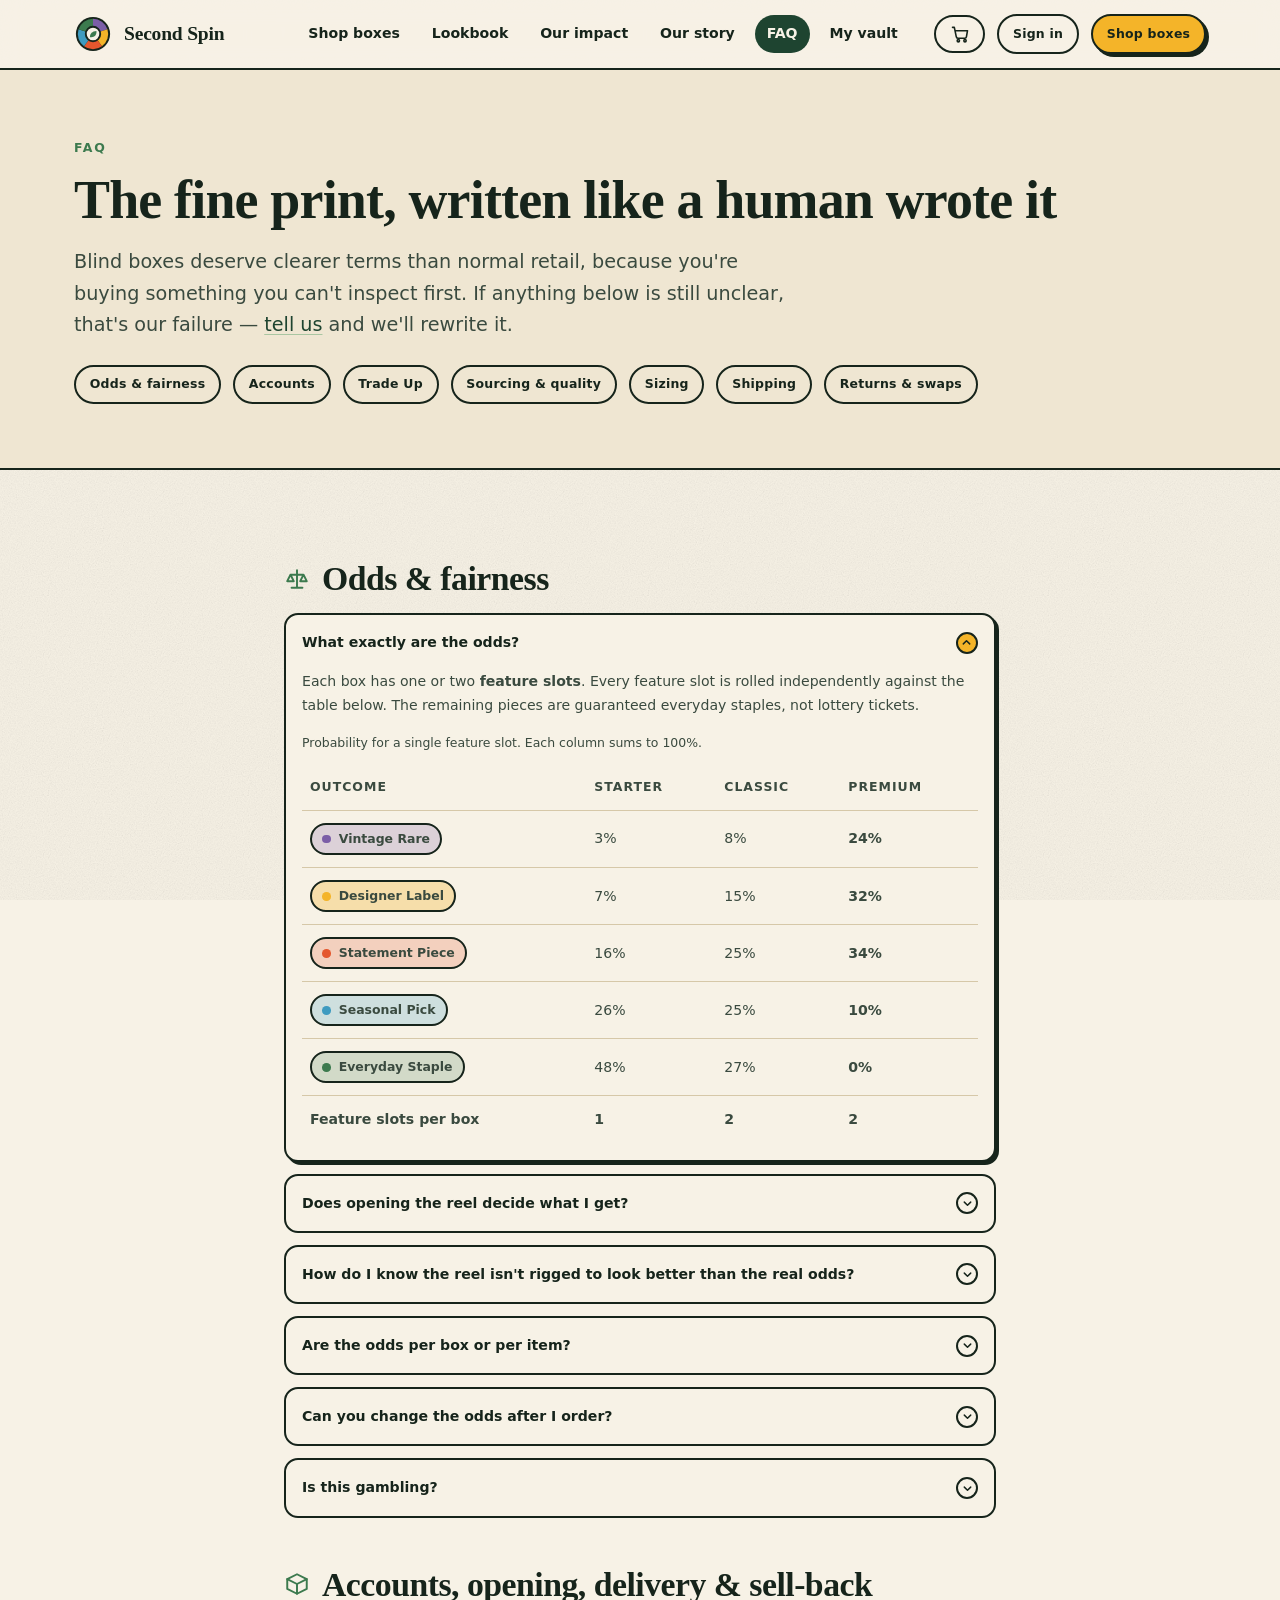
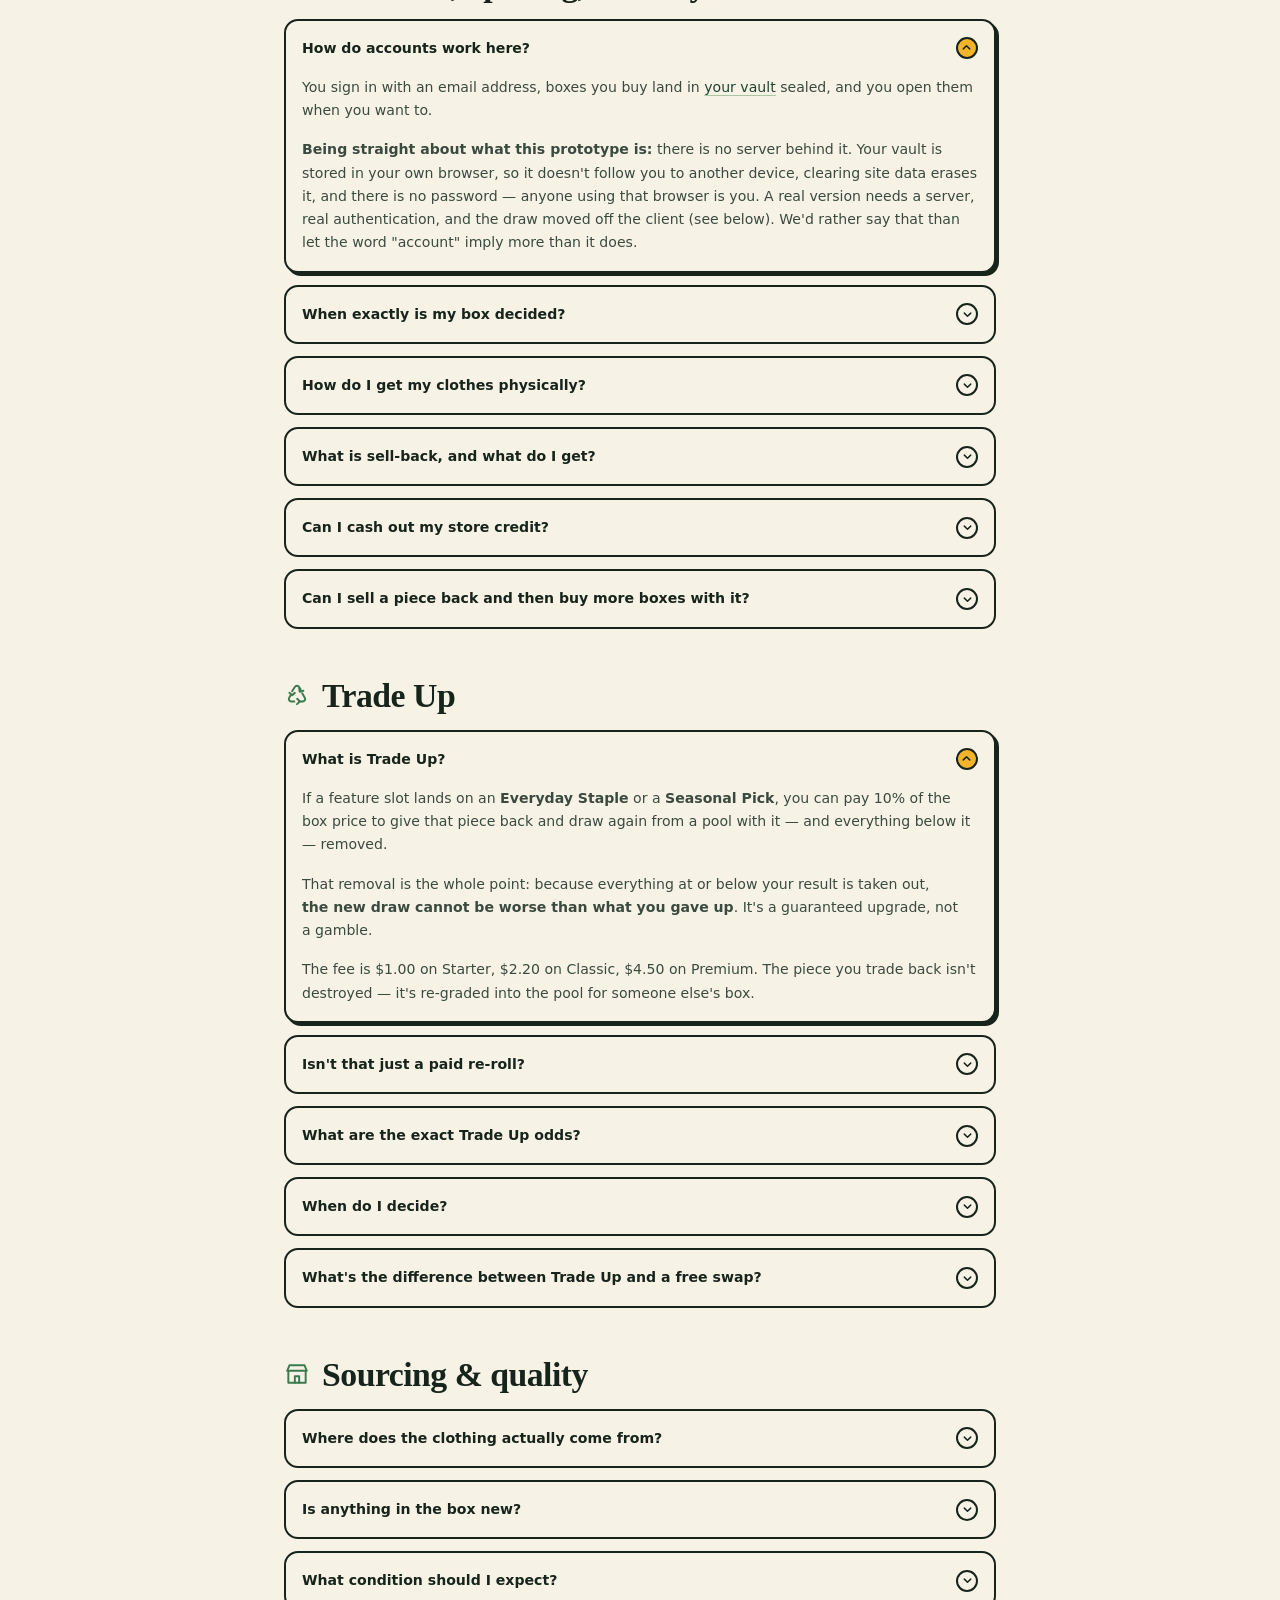
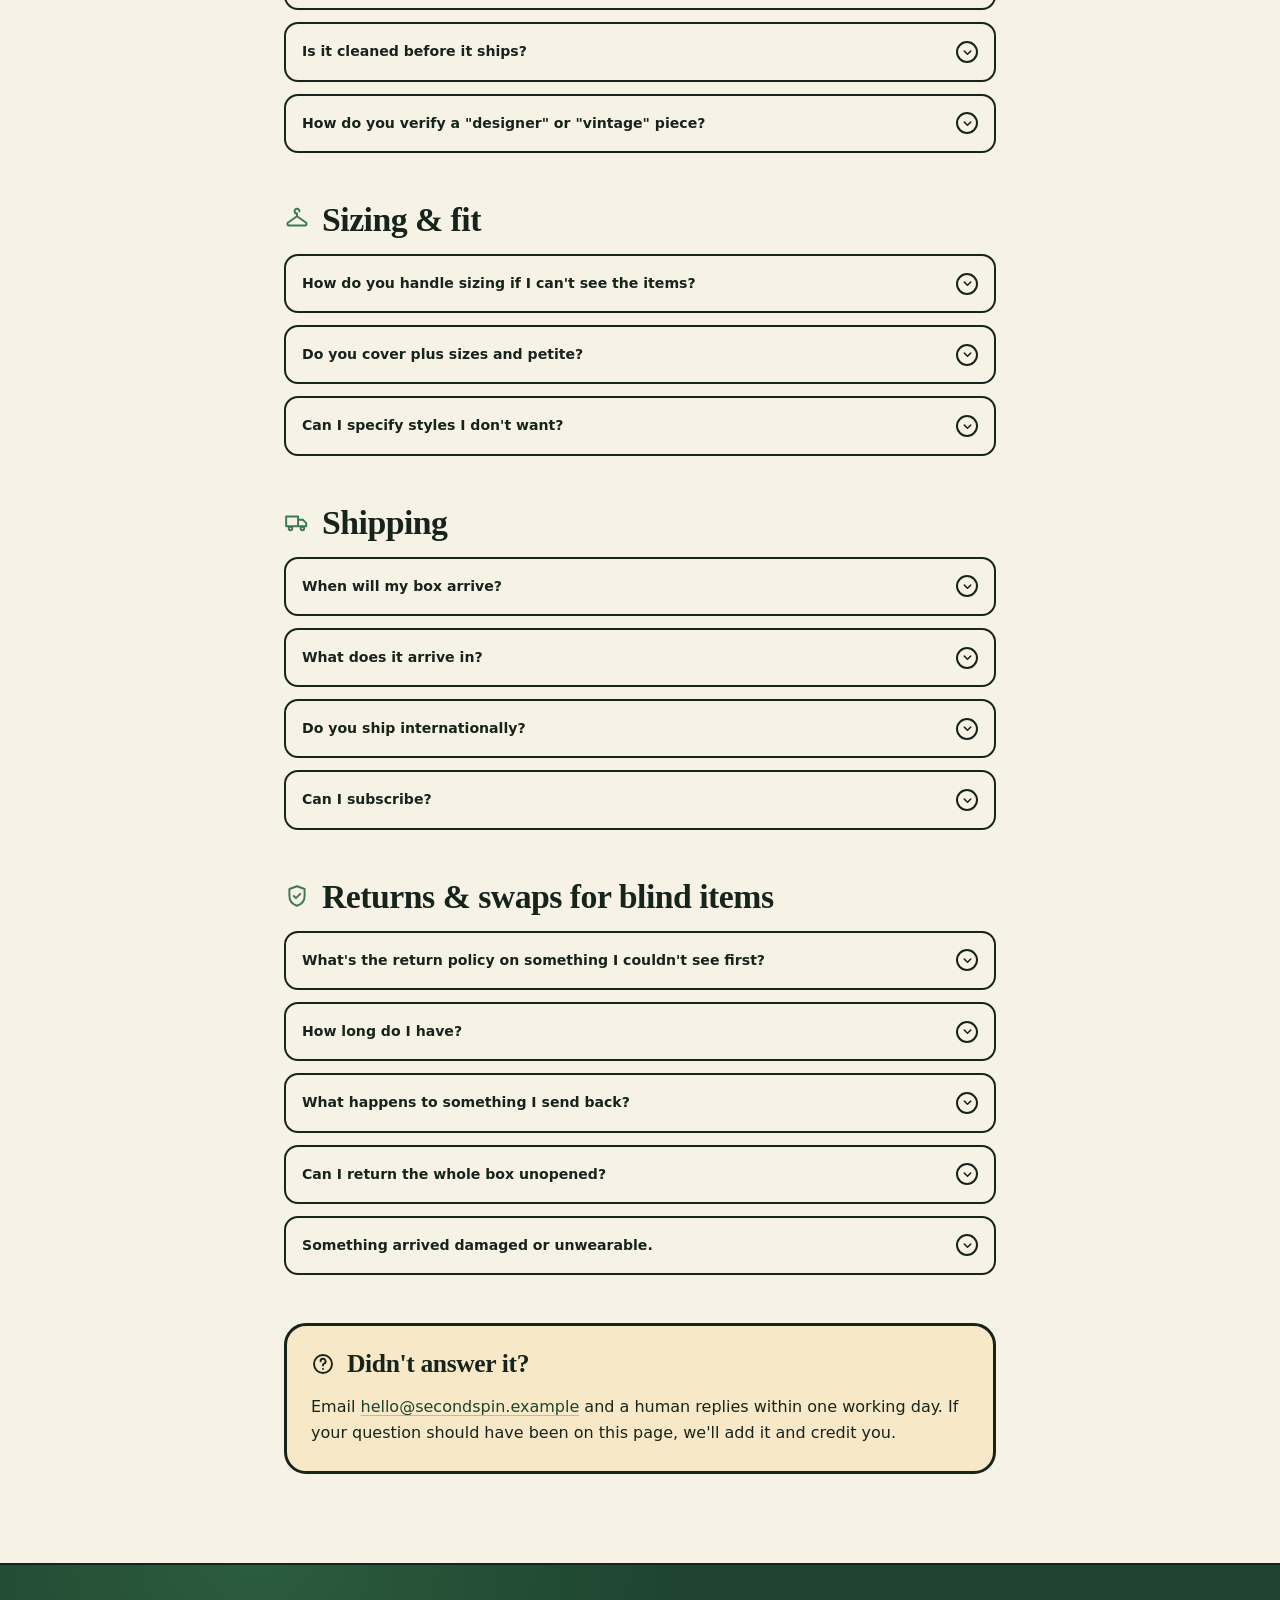
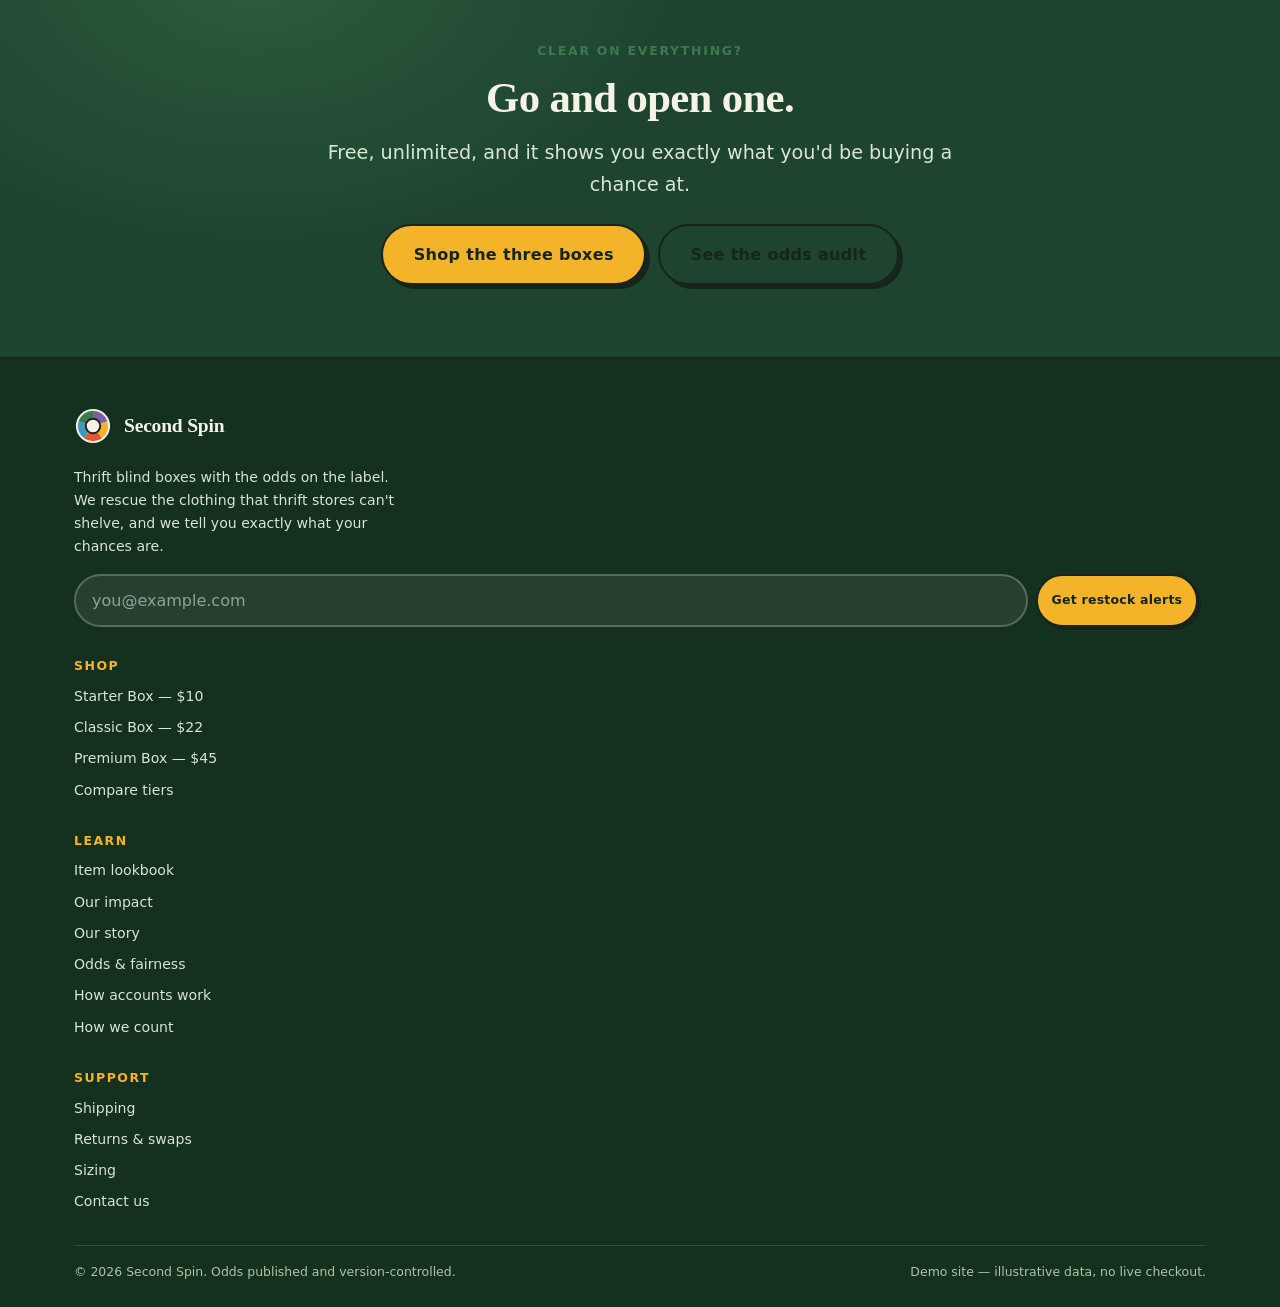
<file: faq.html>
<!DOCTYPE html>
<html lang="en">
<head>
<meta charset="utf-8">
<meta name="viewport" content="width=device-width, initial-scale=1">
<title>FAQ — odds, sourcing, sizing, shipping and swaps | Second Spin</title>
<meta name="description" content="How our blind box odds work, where the clothing comes from, and the returns policy for items you cannot inspect before buying.">
<meta name="theme-color" content="#1e4430">
<link rel="icon" href="data:image/svg+xml,%3Csvg xmlns='http://www.w3.org/2000/svg' viewBox='0 0 40 40'%3E%3Ccircle cx='20' cy='20' r='19' fill='%231e4430'/%3E%3Cpath d='M20 20 L20 5 A15 15 0 0 1 34.3 15.4 Z' fill='%23f4b429'/%3E%3Cpath d='M20 20 L34.3 15.4 A15 15 0 0 1 20 35 Z' fill='%23e4572e'/%3E%3Cpath d='M20 20 L20 35 A15 15 0 0 1 5.7 15.4 Z' fill='%233e9bc0'/%3E%3C/svg%3E">
<link rel="stylesheet" href="assets/css/styles.css">
<link rel="stylesheet" href="assets/css/pages.css">
</head>
<body>

<a class="skip-link" href="#main">Skip to content</a>

<!-- ============================ HEADER ============================ -->
<header class="site-header">
  <div class="container site-header__inner">
    <a class="brand" href="index.html">
      <svg class="brand__mark" viewBox="0 0 40 40" aria-hidden="true">
        <circle cx="20" cy="20" r="18" fill="#16241b"/>
        <path d="M20 20 L20 4 A16 16 0 0 1 35.2 15.1 Z" fill="#7b5ea7"/>
        <path d="M20 20 L35.2 15.1 A16 16 0 0 1 29.4 32.9 Z" fill="#f4b429"/>
        <path d="M20 20 L29.4 32.9 A16 16 0 0 1 10.6 32.9 Z" fill="#e4572e"/>
        <path d="M20 20 L10.6 32.9 A16 16 0 0 1 4.8 15.1 Z" fill="#3e9bc0"/>
        <path d="M20 20 L4.8 15.1 A16 16 0 0 1 20 4 Z" fill="#3c7a4e"/>
        <circle cx="20" cy="20" r="7.6" fill="#f7f2e6" stroke="#16241b" stroke-width="2"/>
        <path d="M16.8 23c0-3.3 2.2-5.7 6.8-6.1.4 4.5-2.1 6.5-5.3 6.5h-1.5z" fill="#3c7a4e"/>
      </svg>
      <span>Second Spin</span>
    </a>

    <nav class="nav" id="site-nav" data-nav aria-label="Main">
      <ul class="nav__list">
        <li><a class="nav__link" href="shop.html">Shop boxes</a></li>
        <li><a class="nav__link" href="lookbook.html">Lookbook</a></li>
        <li><a class="nav__link" href="impact.html">Our impact</a></li>
        <li><a class="nav__link" href="about.html">Our story</a></li>
        <li><a class="nav__link" href="faq.html" aria-current="page">FAQ</a></li>
        <li><a class="nav__link" href="account.html">My vault</a></li>
      </ul>
    </nav>

    <div class="header-actions">
      <button class="btn btn--ghost btn--sm cart-btn" type="button" data-cart-open aria-label="Open your box bag">
        <span data-icon="cart" style="width:20px;display:block"></span>
        <span class="cart-btn__count" data-cart-count>0</span>
      </button>
      <span data-account-chip></span>
      <a class="btn btn--sun btn--sm header-cta" href="shop.html">Shop boxes</a>
      <button class="btn btn--ghost btn--sm nav-toggle" type="button" data-nav-toggle
              aria-expanded="false" aria-controls="site-nav" aria-label="Toggle menu"></button>
    </div>
  </div>
</header>

<main id="main">

  <!-- ============================ PAGE HEAD ============================ -->
  <section class="page-head">
    <div class="container">
      <p class="eyebrow">FAQ</p>
      <h1>The fine print, written like a human wrote it</h1>
      <p class="lead">
        Blind boxes deserve clearer terms than normal retail, because you're buying something you
        can't inspect first. If anything below is still unclear, that's our failure &mdash;
        <a href="about.html#contact">tell us</a> and we'll rewrite it.
      </p>
      <div class="cluster" style="margin-top:var(--sp-5)">
        <a class="btn btn--sm btn--ghost" href="#odds">Odds &amp; fairness</a>
        <a class="btn btn--sm btn--ghost" href="#accounts">Accounts</a>
        <a class="btn btn--sm btn--ghost" href="#tradeup">Trade Up</a>
        <a class="btn btn--sm btn--ghost" href="#sourcing">Sourcing &amp; quality</a>
        <a class="btn btn--sm btn--ghost" href="#sizing">Sizing</a>
        <a class="btn btn--sm btn--ghost" href="#shipping">Shipping</a>
        <a class="btn btn--sm btn--ghost" href="#returns">Returns &amp; swaps</a>
      </div>
    </div>
  </section>

  <section class="section">
    <div class="container container--narrow">

      <!-- ===================== ODDS & FAIRNESS ===================== -->
      <div class="faq-group" id="odds">
        <div class="faq-group__title">
          <span data-icon="scale"></span>
          <h2 style="margin:0;font-size:var(--t-xl)">Odds &amp; fairness</h2>
        </div>

        <details class="qa" open>
          <summary>What exactly are the odds? <span class="qa__chev" aria-hidden="true"><svg viewBox="0 0 24 24" fill="none" stroke="currentColor" stroke-width="3.2" stroke-linecap="round" stroke-linejoin="round" style="width:11px;height:11px"><path d="m5 9 7 7 7-7"/></svg></span></summary>
          <div class="qa__body">
            <p>
              Each box has one or two <b>feature slots</b>. Every feature slot is rolled
              independently against the table below. The remaining pieces are guaranteed everyday
              staples, not lottery tickets.
            </p>
            <div style="overflow-x:auto">
              <table class="odds-table" style="min-width:460px">
                <caption>Probability for a single feature slot. Each column sums to 100%.</caption>
                <thead>
                  <tr><th scope="col">Outcome</th><th scope="col" style="text-align:left">Starter</th><th scope="col" style="text-align:left">Classic</th><th scope="col" style="text-align:left">Premium</th></tr>
                </thead>
                <tbody>
                  <tr><td><span class="chip" data-rarity="rare"><span class="dot" data-rarity="rare"></span>Vintage Rare</span></td><td style="text-align:left">3%</td><td style="text-align:left">8%</td><td style="text-align:left">24%</td></tr>
                  <tr><td><span class="chip" data-rarity="designer"><span class="dot" data-rarity="designer"></span>Designer Label</span></td><td style="text-align:left">7%</td><td style="text-align:left">15%</td><td style="text-align:left">32%</td></tr>
                  <tr><td><span class="chip" data-rarity="statement"><span class="dot" data-rarity="statement"></span>Statement Piece</span></td><td style="text-align:left">16%</td><td style="text-align:left">25%</td><td style="text-align:left">34%</td></tr>
                  <tr><td><span class="chip" data-rarity="seasonal"><span class="dot" data-rarity="seasonal"></span>Seasonal Pick</span></td><td style="text-align:left">26%</td><td style="text-align:left">25%</td><td style="text-align:left">10%</td></tr>
                  <tr><td><span class="chip" data-rarity="everyday"><span class="dot" data-rarity="everyday"></span>Everyday Staple</span></td><td style="text-align:left">48%</td><td style="text-align:left">27%</td><td style="text-align:left">0%</td></tr>
                </tbody>
                <tfoot><tr><td>Feature slots per box</td><td style="text-align:left">1</td><td style="text-align:left">2</td><td style="text-align:left">2</td></tr></tfoot>
              </table>
            </div>
          </div>
        </details>

        <details class="qa">
          <summary>Does opening the reel decide what I get? <span class="qa__chev" aria-hidden="true"><svg viewBox="0 0 24 24" fill="none" stroke="currentColor" stroke-width="3.2" stroke-linecap="round" stroke-linejoin="round" style="width:11px;height:11px"><path d="m5 9 7 7 7-7"/></svg></span></summary>
          <div class="qa__body">
            <p>
              No, and we want to be blunt about it. The reel on this site is a <b>visualiser</b>.
              Its 64 cells are apportioned from the published probability distribution, so you can
              see &mdash; and count &mdash; what you're buying a chance at. Opening it is free,
              unlimited, reserves nothing and changes nothing.
            </p>
            <p>
              Your actual box is assembled by a human sorter pulling against the same ratios. We
              publish the realised monthly rates on our
              <a href="impact.html#receipts">Impact page</a> so you can verify the packing matches
              the advertising.
            </p>
          </div>
        </details>

        <details class="qa">
          <summary>How do I know the reel isn't rigged to look better than the real odds? <span class="qa__chev" aria-hidden="true"><svg viewBox="0 0 24 24" fill="none" stroke="currentColor" stroke-width="3.2" stroke-linecap="round" stroke-linejoin="round" style="width:11px;height:11px"><path d="m5 9 7 7 7-7"/></svg></span></summary>
          <div class="qa__body">
            <p>Three things, all checkable:</p>
            <ul>
              <li>
                <b>Cell counts are generated from the odds table.</b> A 3% outcome occupies about
                2 of 64 cells, and the strip prints its own composition so you can count it. We
                never pad it with extra rare pieces, which is the standard trick.
              </li>
              <li>
                <b>The outcome is drawn before the animation starts.</b> Nothing about the scroll's
                length or speed influences it, and the strip lands <b>dead centre</b> on your cell
                &mdash; we never drift the marker toward the edge to manufacture a near miss, which
                is the other standard trick in this format.
              </li>
              <li>
                <b>The reel keeps a running tally.</b> Open it twenty times and it shows your
                observed rate next to the published rate. Small samples wander, but the numbers
                converge.
              </li>
            </ul>
            <p>
              The code is in the open too: it's a single file,
              <code>assets/js/reel.js</code>, and the odds table it reads is in
              <code>assets/js/site-data.js</code>.
            </p>
          </div>
        </details>

        <details class="qa">
          <summary>Are the odds per box or per item? <span class="qa__chev" aria-hidden="true"><svg viewBox="0 0 24 24" fill="none" stroke="currentColor" stroke-width="3.2" stroke-linecap="round" stroke-linejoin="round" style="width:11px;height:11px"><path d="m5 9 7 7 7-7"/></svg></span></summary>
          <div class="qa__body">
            <p>
              Per <b>feature slot</b>. This matters. A Classic Box has two feature slots, so your
              chance of at least one landing on something better than a basic is
              1 &minus; (0.27 &times; 0.27) = <b>92.7%</b>, not 73%. A Starter Box has one slot, so
              it's simply 52%.
            </p>
            <p>
              We show that arithmetic on the <a href="shop.html">shop page</a> because quoting a
              single flattering percentage with no working is the most common way these sites
              mislead people.
            </p>
          </div>
        </details>

        <details class="qa">
          <summary>Can you change the odds after I order? <span class="qa__chev" aria-hidden="true"><svg viewBox="0 0 24 24" fill="none" stroke="currentColor" stroke-width="3.2" stroke-linecap="round" stroke-linejoin="round" style="width:11px;height:11px"><path d="m5 9 7 7 7-7"/></svg></span></summary>
          <div class="qa__body">
            <p>
              No. The odds table is versioned and dated. An order is fulfilled against the table
              that was published when you paid, even if we revise it the next day. Current version:
              <b>1 September 2026</b>.
            </p>
          </div>
        </details>

        <details class="qa">
          <summary>Is this gambling? <span class="qa__chev" aria-hidden="true"><svg viewBox="0 0 24 24" fill="none" stroke="currentColor" stroke-width="3.2" stroke-linecap="round" stroke-linejoin="round" style="width:11px;height:11px"><path d="m5 9 7 7 7-7"/></svg></span></summary>
          <div class="qa__body">
            <p>
              It's a randomised product bundle, and we take the comparison seriously rather than
              brushing it off. Two structural differences matter: every outcome has real use value
              (the worst case is still five wearable garments in your size), and there's no
              cash-out, no resale market we operate, and no way to chase losses with us.
            </p>
            <p>
              We also deliberately omit the mechanics that make loot boxes compulsive: no streak
              bonuses, no countdown timers, no "one slot left" pressure, and subscriptions capped
              at one box per month. If you want to stop, there's nothing to unwind.
            </p>
            <p>
            </p>
            <p>
              <b>On store credit, since we now buy pieces back.</b> Sell-back could look like a
              cash-out, and a cash-out is the thing that would genuinely make this gambling. So
              it isn't one: credit is <b>store credit only</b> &mdash; never cash, never
              withdrawable, never transferable &mdash; and we pay well under resale, so selling
              back is always worse value than keeping the piece. There is no way to turn a lucky
              box into money through us, and no secondary market we operate.
            </p>
            <p>
              We do sell one paid second chance, <a href="#tradeup">Trade Up</a>, and it is
              deliberately built so it isn't a re-roll: it can only ever improve your outcome, and
              it's capped at one per feature slot. There's no version of it where you pay and end
              up worse off, which is the thing that makes re-rolls worth chasing.
            </p>
          </div>
        </details>
      </div>

      <!-- ===================== ACCOUNTS ===================== -->
      <div class="faq-group" id="accounts">
        <div class="faq-group__title">
          <span data-icon="box"></span>
          <h2 style="margin:0;font-size:var(--t-xl)">Accounts, opening, delivery &amp; sell-back</h2>
        </div>

        <details class="qa" open>
          <summary>How do accounts work here? <span class="qa__chev" aria-hidden="true"><svg viewBox="0 0 24 24" fill="none" stroke="currentColor" stroke-width="3.2" stroke-linecap="round" stroke-linejoin="round" style="width:11px;height:11px"><path d="m5 9 7 7 7-7"/></svg></span></summary>
          <div class="qa__body">
            <p>
              You sign in with an email address, boxes you buy land in
              <a href="account.html">your vault</a> sealed, and you open them when you want to.
            </p>
            <p>
              <b>Being straight about what this prototype is:</b> there is no server behind it.
              Your vault is stored in your own browser, so it doesn't follow you to another
              device, clearing site data erases it, and there is no password &mdash; anyone
              using that browser is you. A real version needs a server, real authentication,
              and the draw moved off the client (see below). We'd rather say that than let the
              word "account" imply more than it does.
            </p>
          </div>
        </details>

        <details class="qa">
          <summary>When exactly is my box decided? <span class="qa__chev" aria-hidden="true"><svg viewBox="0 0 24 24" fill="none" stroke="currentColor" stroke-width="3.2" stroke-linecap="round" stroke-linejoin="round" style="width:11px;height:11px"><path d="m5 9 7 7 7-7"/></svg></span></summary>
          <div class="qa__body">
            <p>
              At the moment you press <b>Open</b> &mdash; not when you buy, and not when it
              ships. A sealed box in your vault has nothing assigned to it yet.
            </p>
            <p>
              The result is resolved and written down <em>before</em> the animation plays. The
              reel is showing you a decision already recorded; nothing about the scroll can
              change it. Each box can only be opened once.
            </p>
            <p class="muted">
              In this prototype the draw resolves in your browser, which means it is
              technically tamperable by anyone who opens developer tools. That is fine for a
              demo and unacceptable for real money &mdash; in production the draw is a server
              call that writes an audit row and returns a signed result. It's deliberately
              isolated to one function (<code>resolveDraw</code> in
              <code>assets/js/account.js</code>) so that swap is small.
            </p>
          </div>
        </details>

        <details class="qa">
          <summary>How do I get my clothes physically? <span class="qa__chev" aria-hidden="true"><svg viewBox="0 0 24 24" fill="none" stroke="currentColor" stroke-width="3.2" stroke-linecap="round" stroke-linejoin="round" style="width:11px;height:11px"><path d="m5 9 7 7 7-7"/></svg></span></summary>
          <div class="qa__body">
            <p>
              Select the pieces you want in your vault and request delivery. Deliveries go out
              Tuesdays and Fridays in a recycled kraft box with paper tape and paper wrap, and a
              note card listing each piece, its grade and the shop it came from.
            </p>
            <p>
              You can request delivery of some pieces and leave others in the vault &mdash;
              handy if you'd rather wait and combine it with a later box to save a shipment.
            </p>
          </div>
        </details>

        <details class="qa">
          <summary>What is sell-back, and what do I get? <span class="qa__chev" aria-hidden="true"><svg viewBox="0 0 24 24" fill="none" stroke="currentColor" stroke-width="3.2" stroke-linecap="round" stroke-linejoin="round" style="width:11px;height:11px"><path d="m5 9 7 7 7-7"/></svg></span></summary>
          <div class="qa__body">
            <p>
              If a piece isn't for you, sell it back to us for store credit rather than letting
              it sit unworn. Flat rates by tag:
            </p>
            <div style="overflow-x:auto">
              <table class="odds-table" style="min-width:380px">
                <caption>Store credit paid per piece sold back.</caption>
                <thead><tr><th scope="col">Tag</th><th scope="col">Credit</th></tr></thead>
                <tbody>
                  <tr><td><span class="chip" data-rarity="rare"><span class="dot" data-rarity="rare"></span>Vintage Rare</span></td><td>$28</td></tr>
                  <tr><td><span class="chip" data-rarity="designer"><span class="dot" data-rarity="designer"></span>Designer Label</span></td><td>$18</td></tr>
                  <tr><td><span class="chip" data-rarity="statement"><span class="dot" data-rarity="statement"></span>Statement Piece</span></td><td>$10</td></tr>
                  <tr><td><span class="chip" data-rarity="seasonal"><span class="dot" data-rarity="seasonal"></span>Seasonal Pick</span></td><td>$6</td></tr>
                  <tr><td><span class="chip" data-rarity="everyday"><span class="dot" data-rarity="everyday"></span>Everyday Staple</span></td><td>$3</td></tr>
                </tbody>
              </table>
            </div>
            <p>
              <b>This is deliberately worse value than keeping the piece.</b> A Vintage Rare
              typically resells for $45&ndash;180 and we pay $28, because anything returned has
              to be re-graded, re-photographed, re-listed and re-shipped. Sell-back exists so
              nothing ends up unworn in a drawer or a bin &mdash; not as a way to make money,
              and we're not going to imply otherwise by quoting it next to a resale figure.
            </p>
            <p>Pieces you sell back are re-graded and go into the pool for someone else's box.</p>
          </div>
        </details>

        <details class="qa">
          <summary>Can I cash out my store credit? <span class="qa__chev" aria-hidden="true"><svg viewBox="0 0 24 24" fill="none" stroke="currentColor" stroke-width="3.2" stroke-linecap="round" stroke-linejoin="round" style="width:11px;height:11px"><path d="m5 9 7 7 7-7"/></svg></span></summary>
          <div class="qa__body">
            <p>
              No. Credit can only be spent on boxes here. It is never paid out as cash, never
              withdrawable, and never transferable to another account.
            </p>
            <p>
              That limit is the point rather than an inconvenience. A randomised product plus a
              cash-out is, functionally, gambling. Without one, the worst case of any box is
              still a parcel of wearable clothing, and there's no way to turn a lucky roll into
              money through us. If we ever added a cash-out we would have broken the promise on
              <a href="about.html">our pledges page</a>, and this answer would be a lie.
            </p>
          </div>
        </details>

        <details class="qa">
          <summary>Can I sell a piece back and then buy more boxes with it? <span class="qa__chev" aria-hidden="true"><svg viewBox="0 0 24 24" fill="none" stroke="currentColor" stroke-width="3.2" stroke-linecap="round" stroke-linejoin="round" style="width:11px;height:11px"><path d="m5 9 7 7 7-7"/></svg></span></summary>
          <div class="qa__body">
            <p>
              Yes, and it's worth understanding the arithmetic before you do. Because we pay
              well under resale, recycling credit back into boxes loses value every lap &mdash;
              it is not a strategy that comes out ahead, and it never will be by design.
            </p>
            <p>
              The subscription cap of one box per month still applies, and we don't reward
              streaks, volume or consecutive purchases in any way. If you find yourself selling
              pieces back mainly to fund more boxes, that's the point to stop, and we'd rather
              print that sentence than bury it.
            </p>
          </div>
        </details>
      </div>

      <!-- ===================== TRADE UP ===================== -->
      <div class="faq-group" id="tradeup">
        <div class="faq-group__title">
          <span data-icon="recycle"></span>
          <h2 style="margin:0;font-size:var(--t-xl)">Trade Up</h2>
        </div>

        <details class="qa" open>
          <summary>What is Trade Up? <span class="qa__chev" aria-hidden="true"><svg viewBox="0 0 24 24" fill="none" stroke="currentColor" stroke-width="3.2" stroke-linecap="round" stroke-linejoin="round" style="width:11px;height:11px"><path d="m5 9 7 7 7-7"/></svg></span></summary>
          <div class="qa__body">
            <p>
              If a feature slot lands on an <b>Everyday Staple</b> or a <b>Seasonal Pick</b>, you
              can pay 10% of the box price to give that piece back and draw again from a pool with
              it &mdash; and everything below it &mdash; removed.
            </p>
            <p>
              That removal is the whole point: because everything at or below your result is taken
              out, <b>the new draw cannot be worse than what you gave up</b>. It's a guaranteed
              upgrade, not a gamble.
            </p>
            <p>
              The fee is $1.00 on Starter, $2.20 on Classic, $4.50 on Premium. The piece you trade
              back isn't destroyed &mdash; it's re-graded into the pool for someone else's box.
            </p>
          </div>
        </details>

        <details class="qa">
          <summary>Isn't that just a paid re-roll? <span class="qa__chev" aria-hidden="true"><svg viewBox="0 0 24 24" fill="none" stroke="currentColor" stroke-width="3.2" stroke-linecap="round" stroke-linejoin="round" style="width:11px;height:11px"><path d="m5 9 7 7 7-7"/></svg></span></summary>
          <div class="qa__body">
            <p>
              No, and the difference is the reason we were willing to build it. A re-roll can land
              you somewhere worse, which is exactly what makes re-rolls worth chasing &mdash; you
              pay again to undo a loss you just paid for. Trade Up has no downside outcome, so
              there is nothing to chase.
            </p>
            <p>Three deliberate limits keep it that way:</p>
            <ul>
              <li>
                <b>One per feature slot.</b> Hard cap. No escalating prices, no "one more go". The
                most you can ever add to a box is 10% per slot.
              </li>
              <li>
                <b>Only from the two disappointing outcomes.</b> You can't trade up from a good
                result to farm a better one.
              </li>
              <li>
                <b>Vintage Rare is never a Trade Up outcome.</b> It's the scarcest thing we stock,
                and it's what the Premium tier's price is built on. Selling a $2.20 shortcut to it
                would be dishonest to Premium buyers and would drain the stock their boxes are
                promised. Vintage Rare is only ever won on your original odds.
              </li>
            </ul>
          </div>
        </details>

        <details class="qa">
          <summary>What are the exact Trade Up odds? <span class="qa__chev" aria-hidden="true"><svg viewBox="0 0 24 24" fill="none" stroke="currentColor" stroke-width="3.2" stroke-linecap="round" stroke-linejoin="round" style="width:11px;height:11px"><path d="m5 9 7 7 7-7"/></svg></span></summary>
          <div class="qa__body">
            <p>
              Published, same as everything else. These are the renormalised pools after the
              removal, and each row sums to 100%.
            </p>
            <div style="overflow-x:auto">
              <table class="odds-table" style="min-width:560px">
                <caption>Trade Up pools. The reel apportions its cells from these, exactly as it does the base odds.</caption>
                <thead>
                  <tr>
                    <th scope="col">Box</th>
                    <th scope="col">You give up</th>
                    <th scope="col" style="text-align:left">You draw from</th>
                    <th scope="col">Worst case</th>
                  </tr>
                </thead>
                <tbody>
                  <tr>
                    <th scope="row" style="text-align:left">Starter<br><span class="muted">$1.00</span></th>
                    <td><span class="chip" data-rarity="everyday"><span class="dot" data-rarity="everyday"></span>Everyday</span></td>
                    <td style="text-align:left">Seasonal 53.1% &middot; Statement 32.6% &middot; Designer 14.3%</td>
                    <td>Seasonal</td>
                  </tr>
                  <tr>
                    <th scope="row" style="text-align:left">Starter</th>
                    <td><span class="chip" data-rarity="seasonal"><span class="dot" data-rarity="seasonal"></span>Seasonal</span></td>
                    <td style="text-align:left">Statement 69.6% &middot; Designer 30.4%</td>
                    <td>Statement</td>
                  </tr>
                  <tr>
                    <th scope="row" style="text-align:left">Classic<br><span class="muted">$2.20</span></th>
                    <td><span class="chip" data-rarity="everyday"><span class="dot" data-rarity="everyday"></span>Everyday</span></td>
                    <td style="text-align:left">Seasonal 38.4% &middot; Statement 38.5% &middot; Designer 23.1%</td>
                    <td>Seasonal</td>
                  </tr>
                  <tr>
                    <th scope="row" style="text-align:left">Classic</th>
                    <td><span class="chip" data-rarity="seasonal"><span class="dot" data-rarity="seasonal"></span>Seasonal</span></td>
                    <td style="text-align:left">Statement 62.5% &middot; Designer 37.5%</td>
                    <td>Statement</td>
                  </tr>
                  <tr>
                    <th scope="row" style="text-align:left">Premium<br><span class="muted">$4.50</span></th>
                    <td><span class="chip" data-rarity="seasonal"><span class="dot" data-rarity="seasonal"></span>Seasonal</span></td>
                    <td style="text-align:left">Statement 51.5% &middot; Designer 48.5%</td>
                    <td>Statement</td>
                  </tr>
                </tbody>
              </table>
            </div>
            <p class="muted">
              Premium has no Everyday row because its feature slots never land on a basic in the
              first place. Note that Vintage Rare appears nowhere in this table &mdash; that's the
              point.
            </p>
          </div>
        </details>

        <details class="qa">
          <summary>When do I decide? <span class="qa__chev" aria-hidden="true"><svg viewBox="0 0 24 24" fill="none" stroke="currentColor" stroke-width="3.2" stroke-linecap="round" stroke-linejoin="round" style="width:11px;height:11px"><path d="m5 9 7 7 7-7"/></svg></span></summary>
          <div class="qa__body">
            <p>
              After your box arrives and you've handled the actual garment &mdash; not from a
              screen before it ships. You open the box, and if a feature piece isn't for you, Trade
              Up is offered on your order page for 30 days alongside the free swap.
            </p>
            <p>
              We did it that way round on purpose. Deciding while looking at a real garment is a
              different act from deciding while watching an animation, and only one of those is a
              considered choice. The reel on this site remains a
              <a href="#odds">simulator</a>: you can spin it and preview Trade Up for free,
              forever, without spending anything.
            </p>
          </div>
        </details>

        <details class="qa">
          <summary>What's the difference between Trade Up and a free swap? <span class="qa__chev" aria-hidden="true"><svg viewBox="0 0 24 24" fill="none" stroke="currentColor" stroke-width="3.2" stroke-linecap="round" stroke-linejoin="round" style="width:11px;height:11px"><path d="m5 9 7 7 7-7"/></svg></span></summary>
          <div class="qa__body">
            <p>
              A <b>free swap</b> (included on Classic and Premium) is for fit &mdash; you get the
              same kind of piece in your other size, at no cost. Use it when something doesn't fit.
            </p>
            <p>
              <b>Trade Up</b> is for taste, and it's paid &mdash; you're buying a step up the
              rarity ladder. Use it when something fits fine but bores you. They're independent:
              using one doesn't consume the other.
            </p>
          </div>
        </details>
      </div>

      <!-- ===================== SOURCING & QUALITY ===================== -->
      <div class="faq-group" id="sourcing">
        <div class="faq-group__title">
          <span data-icon="store"></span>
          <h2 style="margin:0;font-size:var(--t-xl)">Sourcing &amp; quality</h2>
        </div>

        <details class="qa">
          <summary>Where does the clothing actually come from? <span class="qa__chev" aria-hidden="true"><svg viewBox="0 0 24 24" fill="none" stroke="currentColor" stroke-width="3.2" stroke-linecap="round" stroke-linejoin="round" style="width:11px;height:11px"><path d="m5 9 7 7 7-7"/></svg></span></summary>
          <div class="qa__body">
            <p>
              From the by-the-pound overflow stream at 24 partner thrift stores. Charity and thrift
              shops receive far more than they can hang &mdash; limited rail space, limited staff
              hours &mdash; so the surplus is baled and sold on by weight, typically for export or
              shredding. We buy those bales.
            </p>
            <p>
              This is why a $10 box can contain something genuinely good: the garment was never
              individually priced in the first place. Nobody undercut a charity shop to get it to you.
            </p>
          </div>
        </details>

        <details class="qa">
          <summary>Is anything in the box new? <span class="qa__chev" aria-hidden="true"><svg viewBox="0 0 24 24" fill="none" stroke="currentColor" stroke-width="3.2" stroke-linecap="round" stroke-linejoin="round" style="width:11px;height:11px"><path d="m5 9 7 7 7-7"/></svg></span></summary>
          <div class="qa__body">
            <p>
              Never. No new garments, no deadstock, no factory overruns, no "sustainable basics"
              padding. Occasionally a rescued piece still has its original tags attached, which we
              note on the card &mdash; but it came to us secondhand like everything else.
            </p>
          </div>
        </details>

        <details class="qa">
          <summary>What condition should I expect? <span class="qa__chev" aria-hidden="true"><svg viewBox="0 0 24 24" fill="none" stroke="currentColor" stroke-width="3.2" stroke-linecap="round" stroke-linejoin="round" style="width:11px;height:11px"><path d="m5 9 7 7 7-7"/></svg></span></summary>
          <div class="qa__body">
            <p>Every piece is graded by hand before packing:</p>
            <ul>
              <li><b>Excellent</b> &mdash; indistinguishable from unworn.</li>
              <li><b>Very Good</b> &mdash; light wear, no visible flaws at arm's length.</li>
              <li><b>Good</b> &mdash; honest wear: slight fading or softening, structurally sound.</li>
            </ul>
            <p>
              Nothing with holes, stains, broken zips or heavy pilling goes into a box &mdash; it
              goes to textile recycling. Roughly a third of what we buy fails grading, and we'd
              rather tell you that than imply a perfect yield. Premium boxes are Very Good or
              better throughout.
            </p>
          </div>
        </details>

        <details class="qa">
          <summary>Is it cleaned before it ships? <span class="qa__chev" aria-hidden="true"><svg viewBox="0 0 24 24" fill="none" stroke="currentColor" stroke-width="3.2" stroke-linecap="round" stroke-linejoin="round" style="width:11px;height:11px"><path d="m5 9 7 7 7-7"/></svg></span></summary>
          <div class="qa__body">
            <p>
              Yes. Everything is laundered on a cold cycle with eco detergent, line-dried where
              the fabric allows, then steamed and wrapped in paper. Wool and delicates are handled
              separately. It arrives ready to wear, not ready to wash.
            </p>
          </div>
        </details>

        <details class="qa">
          <summary>How do you verify a "designer" or "vintage" piece? <span class="qa__chev" aria-hidden="true"><svg viewBox="0 0 24 24" fill="none" stroke="currentColor" stroke-width="3.2" stroke-linecap="round" stroke-linejoin="round" style="width:11px;height:11px"><path d="m5 9 7 7 7-7"/></svg></span></summary>
          <div class="qa__body">
            <p>
              Labels are checked against reference archives for construction details, label
              typography, care-tag format and country of manufacture. <b>Vintage Rare</b> means we
              can date the garment pre-2000 from those markers. Anything we can't confidently
              authenticate is graded down to Statement Piece rather than given the benefit of the
              doubt &mdash; the incentive runs the right way.
            </p>
          </div>
        </details>
      </div>

      <!-- ===================== SIZING ===================== -->
      <div class="faq-group" id="sizing">
        <div class="faq-group__title">
          <span data-icon="hanger"></span>
          <h2 style="margin:0;font-size:var(--t-xl)">Sizing &amp; fit</h2>
        </div>

        <details class="qa">
          <summary>How do you handle sizing if I can't see the items? <span class="qa__chev" aria-hidden="true"><svg viewBox="0 0 24 24" fill="none" stroke="currentColor" stroke-width="3.2" stroke-linecap="round" stroke-linejoin="round" style="width:11px;height:11px"><path d="m5 9 7 7 7-7"/></svg></span></summary>
          <div class="qa__body">
            <p>
              You choose a primary size and one alternate at checkout. Giving us two roughly
              doubles the pool our sorters can pull from, which measurably improves what lands in
              your box.
            </p>
            <p>
              We grade by <b>measurement, not label</b>, because vintage sizing is wildly
              inconsistent &mdash; a 1970s size 12 is nothing like a modern one. Chest, waist and
              inseam are measured flat and matched to your selection.
            </p>
          </div>
        </details>

        <details class="qa">
          <summary>Do you cover plus sizes and petite? <span class="qa__chev" aria-hidden="true"><svg viewBox="0 0 24 24" fill="none" stroke="currentColor" stroke-width="3.2" stroke-linecap="round" stroke-linejoin="round" style="width:11px;height:11px"><path d="m5 9 7 7 7-7"/></svg></span></summary>
          <div class="qa__body">
            <p>
              We stock XS&ndash;3XL. Being straight with you: the donation stream genuinely thins
              out above 2XL and in petite lengths, especially for vintage. If we can't fill a
              feature slot properly in your size, we tell you before shipping and offer a swap to
              a different tier or a refund &mdash; we don't quietly substitute something that
              won't fit.
            </p>
          </div>
        </details>

        <details class="qa">
          <summary>Can I specify styles I don't want? <span class="qa__chev" aria-hidden="true"><svg viewBox="0 0 24 24" fill="none" stroke="currentColor" stroke-width="3.2" stroke-linecap="round" stroke-linejoin="round" style="width:11px;height:11px"><path d="m5 9 7 7 7-7"/></svg></span></summary>
          <div class="qa__body">
            <p>
              Yes, and please do. There's a free-text exclusions field at checkout: fabrics you
              react to, styles you'll never wear, colours you hate, or anything you'd rather not
              receive for personal reasons. Exclusions are honoured absolutely. They narrow the
              pool, but they never change your published odds.
            </p>
          </div>
        </details>
      </div>

      <!-- ===================== SHIPPING ===================== -->
      <div class="faq-group" id="shipping">
        <div class="faq-group__title">
          <span data-icon="truck"></span>
          <h2 style="margin:0;font-size:var(--t-xl)">Shipping</h2>
        </div>

        <details class="qa">
          <summary>When will my box arrive? <span class="qa__chev" aria-hidden="true"><svg viewBox="0 0 24 24" fill="none" stroke="currentColor" stroke-width="3.2" stroke-linecap="round" stroke-linejoin="round" style="width:11px;height:11px"><path d="m5 9 7 7 7-7"/></svg></span></summary>
          <div class="qa__body">
            <p>
              Boxes are packed and dispatched on Tuesdays and Fridays. From dispatch: Starter
              3&ndash;5 business days, Classic 2&ndash;4, Premium 1&ndash;3. Shipping is free on
              Classic and Premium; Starter is $4 ground.
            </p>
            <p>
              We only offer ground shipping. Air freight would undercut the entire point of the
              business, so we don't sell an express option at any price.
            </p>
          </div>
        </details>

        <details class="qa">
          <summary>What does it arrive in? <span class="qa__chev" aria-hidden="true"><svg viewBox="0 0 24 24" fill="none" stroke="currentColor" stroke-width="3.2" stroke-linecap="round" stroke-linejoin="round" style="width:11px;height:11px"><path d="m5 9 7 7 7-7"/></svg></span></summary>
          <div class="qa__body">
            <p>
              A recycled kraft box, paper tape, paper tissue wrap and a printed note card listing
              every garment, its grade and the shop it came from. Zero plastic &mdash; no poly
              mailers, no bags, no bubble wrap. The box is reusable and the card is compostable.
            </p>
          </div>
        </details>

        <details class="qa">
          <summary>Do you ship internationally? <span class="qa__chev" aria-hidden="true"><svg viewBox="0 0 24 24" fill="none" stroke="currentColor" stroke-width="3.2" stroke-linecap="round" stroke-linejoin="round" style="width:11px;height:11px"><path d="m5 9 7 7 7-7"/></svg></span></summary>
          <div class="qa__body">
            <p>
              Currently the US, Canada and the UK. We won't expand further until we have a sorting
              bench on the destination continent &mdash; flying secondhand clothes across an ocean
              to prove an environmental point would be absurd.
            </p>
          </div>
        </details>

        <details class="qa">
          <summary>Can I subscribe? <span class="qa__chev" aria-hidden="true"><svg viewBox="0 0 24 24" fill="none" stroke="currentColor" stroke-width="3.2" stroke-linecap="round" stroke-linejoin="round" style="width:11px;height:11px"><path d="m5 9 7 7 7-7"/></svg></span></summary>
          <div class="qa__body">
            <p>
              Yes, capped at one box per month, cancellable in one click with no retention flow and
              no "are you sure?" maze. We cap it deliberately: a service that talks about textile
              waste shouldn't be encouraging you to accumulate clothing faster than you can wear it.
            </p>
          </div>
        </details>
      </div>

      <!-- ===================== RETURNS ===================== -->
      <div class="faq-group" id="returns">
        <div class="faq-group__title">
          <span data-icon="shield"></span>
          <h2 style="margin:0;font-size:var(--t-xl)">Returns &amp; swaps for blind items</h2>
        </div>

        <details class="qa">
          <summary>What's the return policy on something I couldn't see first? <span class="qa__chev" aria-hidden="true"><svg viewBox="0 0 24 24" fill="none" stroke="currentColor" stroke-width="3.2" stroke-linecap="round" stroke-linejoin="round" style="width:11px;height:11px"><path d="m5 9 7 7 7-7"/></svg></span></summary>
          <div class="qa__body">
            <p>Split into three clear cases, because "blind" shouldn't mean "no recourse":</p>
            <ul>
              <li>
                <b>It doesn't fit.</b> Free swap. Classic includes one, Premium includes two with
                a prepaid label. We send a replacement in your alternate size and re-circulate the
                original.
              </li>
              <li>
                <b>We got it wrong.</b> Wrong size band, a flaw we should have caught, or a
                guarantee we didn't honour &mdash; full refund or replacement, your choice, and you
                keep the box. That's on us, not you.
              </li>
              <li>
                <b>The roll didn't go your way.</b> No refund, and we want to be upfront rather
                than bury it. You bought a published chance and we honoured it. Refunding
                unlucky-but-correct outcomes would mean charging lucky customers more to cover it.
              </li>
            </ul>
          </div>
        </details>

        <details class="qa">
          <summary>How long do I have? <span class="qa__chev" aria-hidden="true"><svg viewBox="0 0 24 24" fill="none" stroke="currentColor" stroke-width="3.2" stroke-linecap="round" stroke-linejoin="round" style="width:11px;height:11px"><path d="m5 9 7 7 7-7"/></svg></span></summary>
          <div class="qa__body">
            <p>
              30 days from delivery for swaps and for anything we got wrong. Unworn, tags on where
              they came with tags. Start it from your order page, or just email us.
            </p>
          </div>
        </details>

        <details class="qa">
          <summary>What happens to something I send back? <span class="qa__chev" aria-hidden="true"><svg viewBox="0 0 24 24" fill="none" stroke="currentColor" stroke-width="3.2" stroke-linecap="round" stroke-linejoin="round" style="width:11px;height:11px"><path d="m5 9 7 7 7-7"/></svg></span></summary>
          <div class="qa__body">
            <p>
              It's re-graded and goes back into the pool for another box. Nothing returned is
              destroyed or landfilled, and returns don't count twice toward our diverted-weight
              counter &mdash; we deduct them and re-add on the second shipment.
            </p>
          </div>
        </details>

        <details class="qa">
          <summary>Can I return the whole box unopened? <span class="qa__chev" aria-hidden="true"><svg viewBox="0 0 24 24" fill="none" stroke="currentColor" stroke-width="3.2" stroke-linecap="round" stroke-linejoin="round" style="width:11px;height:11px"><path d="m5 9 7 7 7-7"/></svg></span></summary>
          <div class="qa__body">
            <p>
              Yes, within 14 days, unopened and with the seal intact, for a full refund minus
              return postage. Once it's open we move to the swap process instead, since we can no
              longer re-grade the contents as a sealed unit.
            </p>
          </div>
        </details>

        <details class="qa">
          <summary>Something arrived damaged or unwearable. <span class="qa__chev" aria-hidden="true"><svg viewBox="0 0 24 24" fill="none" stroke="currentColor" stroke-width="3.2" stroke-linecap="round" stroke-linejoin="round" style="width:11px;height:11px"><path d="m5 9 7 7 7-7"/></svg></span></summary>
          <div class="qa__body">
            <p>
              Send us a photo and we'll replace the piece or refund its share of the box price,
              whichever you prefer &mdash; no need to ship it back. That's a grading failure on our
              side and it's logged against the sorter's bench so we can fix the cause.
            </p>
          </div>
        </details>
      </div>

      <div class="callout" style="margin-top:var(--sp-7)">
        <h3><span data-icon="question"></span> Didn't answer it?</h3>
        <p style="margin:0">
          Email <a href="mailto:hello@secondspin.example">hello@secondspin.example</a> and a human
          replies within one working day. If your question should have been on this page, we'll add
          it and credit you.
        </p>
      </div>
    </div>
  </section>

  <!-- ============================= CTA BAND ============================= -->
  <section class="cta-band">
    <div class="container container--narrow">
      <p class="eyebrow">Clear on everything?</p>
      <h2>Go and open one.</h2>
      <p class="lead">Free, unlimited, and it shows you exactly what you'd be buying a chance at.</p>
      <div class="cluster">
        <a class="btn btn--lg btn--sun" href="shop.html">Shop the three boxes</a>
        <a class="btn btn--lg btn--ghost" href="impact.html#receipts">See the odds audit</a>
      </div>
    </div>
  </section>

</main>

<!-- ============================== FOOTER ============================== -->
<footer class="site-footer">
  <div class="container">
    <div class="footer-grid">
      <div>
        <a class="brand" href="index.html">
          <svg class="brand__mark" viewBox="0 0 40 40" aria-hidden="true">
            <circle cx="20" cy="20" r="18" fill="#f7f2e6"/>
            <path d="M20 20 L20 4 A16 16 0 0 1 35.2 15.1 Z" fill="#7b5ea7"/>
            <path d="M20 20 L35.2 15.1 A16 16 0 0 1 29.4 32.9 Z" fill="#f4b429"/>
            <path d="M20 20 L29.4 32.9 A16 16 0 0 1 10.6 32.9 Z" fill="#e4572e"/>
            <path d="M20 20 L10.6 32.9 A16 16 0 0 1 4.8 15.1 Z" fill="#3e9bc0"/>
            <path d="M20 20 L4.8 15.1 A16 16 0 0 1 20 4 Z" fill="#3c7a4e"/>
            <circle cx="20" cy="20" r="7.6" fill="#f7f2e6" stroke="#16241b" stroke-width="2"/>
          </svg>
          <span>Second Spin</span>
        </a>
        <p class="footer-tagline">
          Thrift blind boxes with the odds on the label. We rescue the clothing that thrift
          stores can't shelve, and we tell you exactly what your chances are.
        </p>
        <form class="newsletter" data-newsletter novalidate>
          <label class="visually-hidden" for="nl-email">Email address</label>
          <input id="nl-email" type="email" placeholder="you@example.com" autocomplete="email" required>
          <button class="btn btn--sun btn--sm" type="submit">Get restock alerts</button>
          <p class="form-msg" data-form-msg role="status"></p>
        </form>
      </div>

      <div>
        <h4>Shop</h4>
        <ul class="footer-list">
          <li><a href="box.html?tier=starter">Starter Box &mdash; $10</a></li>
          <li><a href="box.html?tier=classic">Classic Box &mdash; $22</a></li>
          <li><a href="box.html?tier=premium">Premium Box &mdash; $45</a></li>
          <li><a href="shop.html">Compare tiers</a></li>
        </ul>
      </div>

      <div>
        <h4>Learn</h4>
        <ul class="footer-list">
          <li><a href="lookbook.html">Item lookbook</a></li>
          <li><a href="impact.html">Our impact</a></li>
          <li><a href="about.html">Our story</a></li>
          <li><a href="faq.html#odds">Odds &amp; fairness</a></li>
          <li><a href="faq.html#accounts">How accounts work</a></li>
          <li><a href="impact.html#receipts">How we count</a></li>
        </ul>
      </div>

      <div>
        <h4>Support</h4>
        <ul class="footer-list">
          <li><a href="faq.html#shipping">Shipping</a></li>
          <li><a href="faq.html#returns">Returns &amp; swaps</a></li>
          <li><a href="faq.html#sizing">Sizing</a></li>
          <li><a href="about.html#contact">Contact us</a></li>
        </ul>
      </div>
    </div>

    <div class="footer-bottom">
      <p style="margin:0">&copy; <span data-year>2026</span> Second Spin. Odds published and version-controlled.</p>
      <p style="margin:0">Demo site &mdash; illustrative data, no live checkout.</p>
    </div>
  </div>
</footer>

<!-- ============================ CART DRAWER ============================ -->
<div class="drawer" data-cart-drawer role="dialog" aria-modal="true" aria-label="Your box bag">
  <div class="drawer__scrim" data-cart-scrim></div>
  <div class="drawer__panel">
    <div class="drawer__head">
      <h3 style="margin:0;font-size:var(--t-md)">Your box bag</h3>
      <button class="modal__close" type="button" data-cart-close aria-label="Close bag" data-icon="close"></button>
    </div>
    <div class="drawer__body" data-cart-body></div>
    <div class="drawer__foot" data-cart-foot hidden>
      <div class="cart-credit" data-cart-credit hidden></div>
      <div class="cart-total">
        <span>Clothing rescued <b data-cart-lbs>0 lbs</b></span>
        <strong data-cart-total>$0</strong>
      </div>
      <button class="btn btn--berry btn--block" type="button" data-checkout>Checkout</button>
      <p class="form-msg" data-checkout-msg role="status"></p>
    </div>
  </div>
</div>

<script src="assets/js/site-data.js"></script>
<script src="assets/js/bus.js"></script>
<script src="assets/js/account.js"></script>
<script src="assets/js/app.js"></script>
<script src="assets/js/reel.js"></script>
<script src="assets/js/product.js"></script>
<script src="assets/js/account-ui.js"></script>
</body>
</html>
</file>
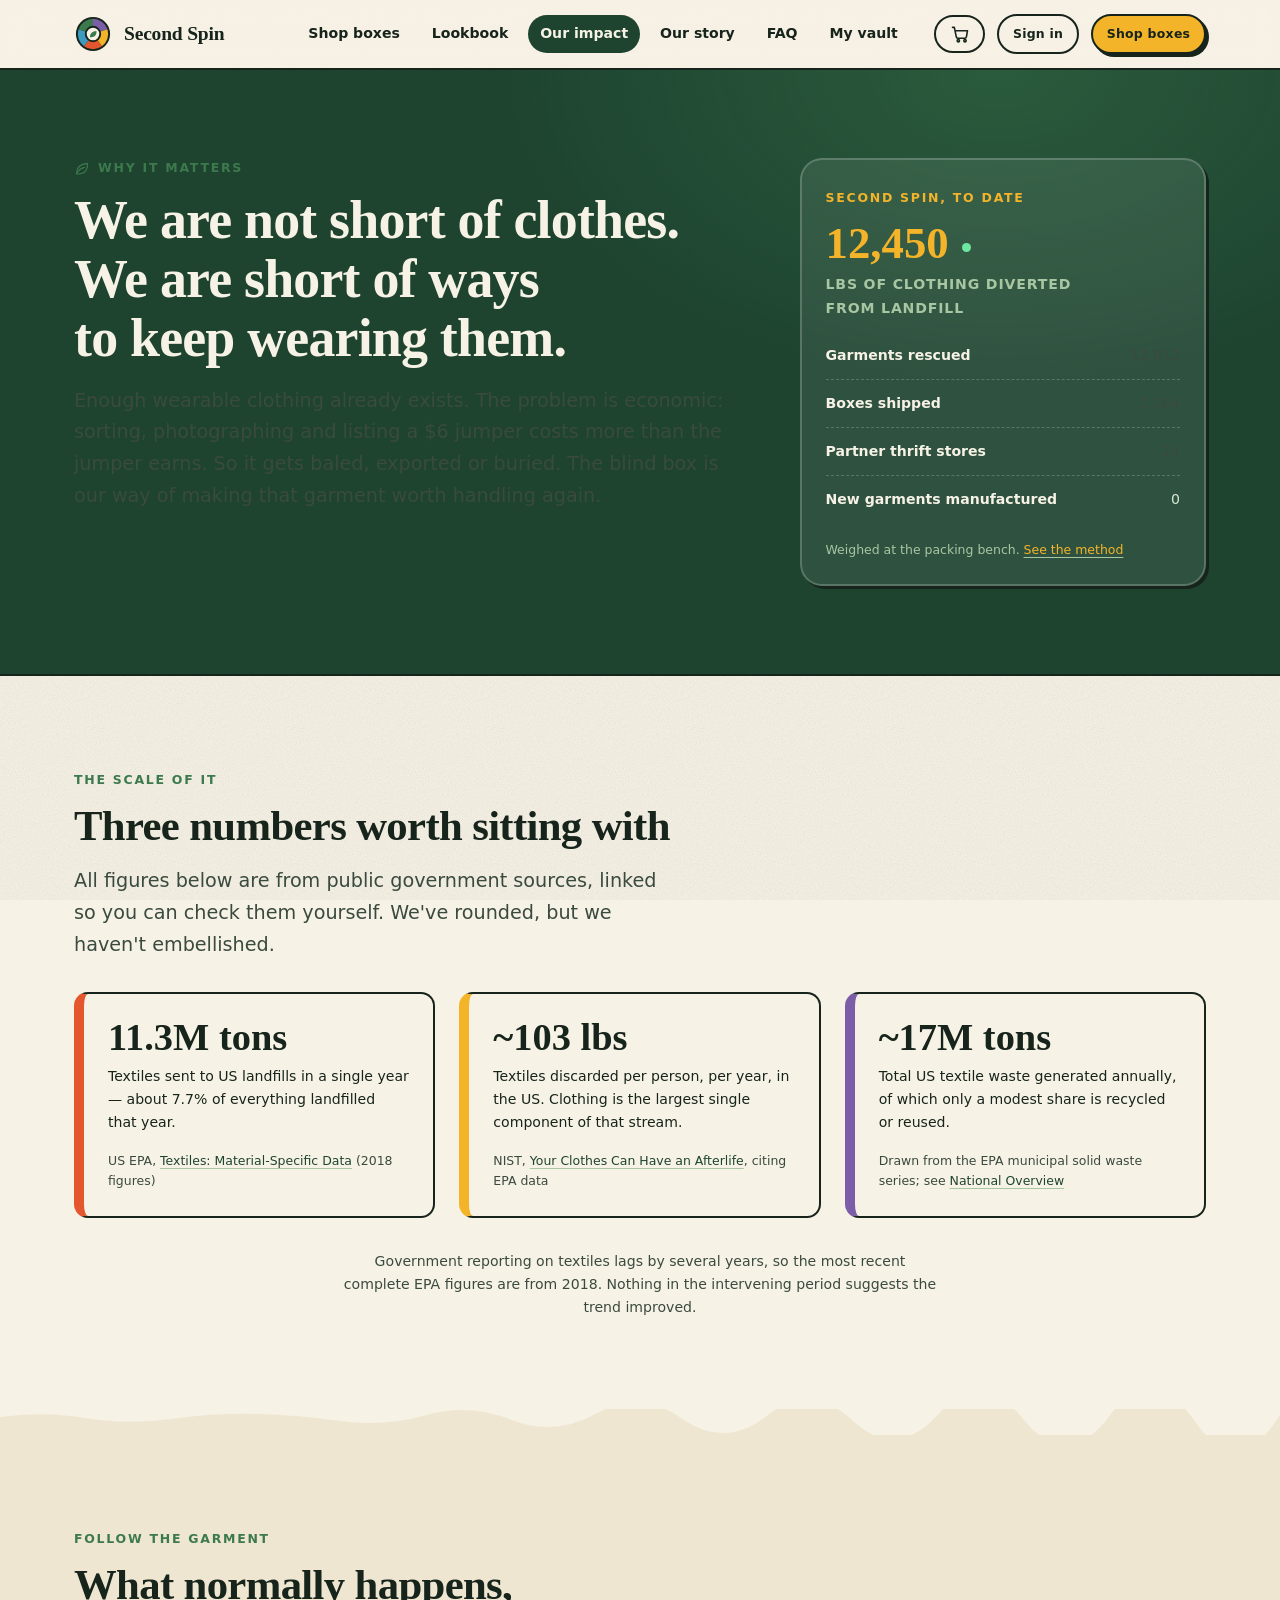
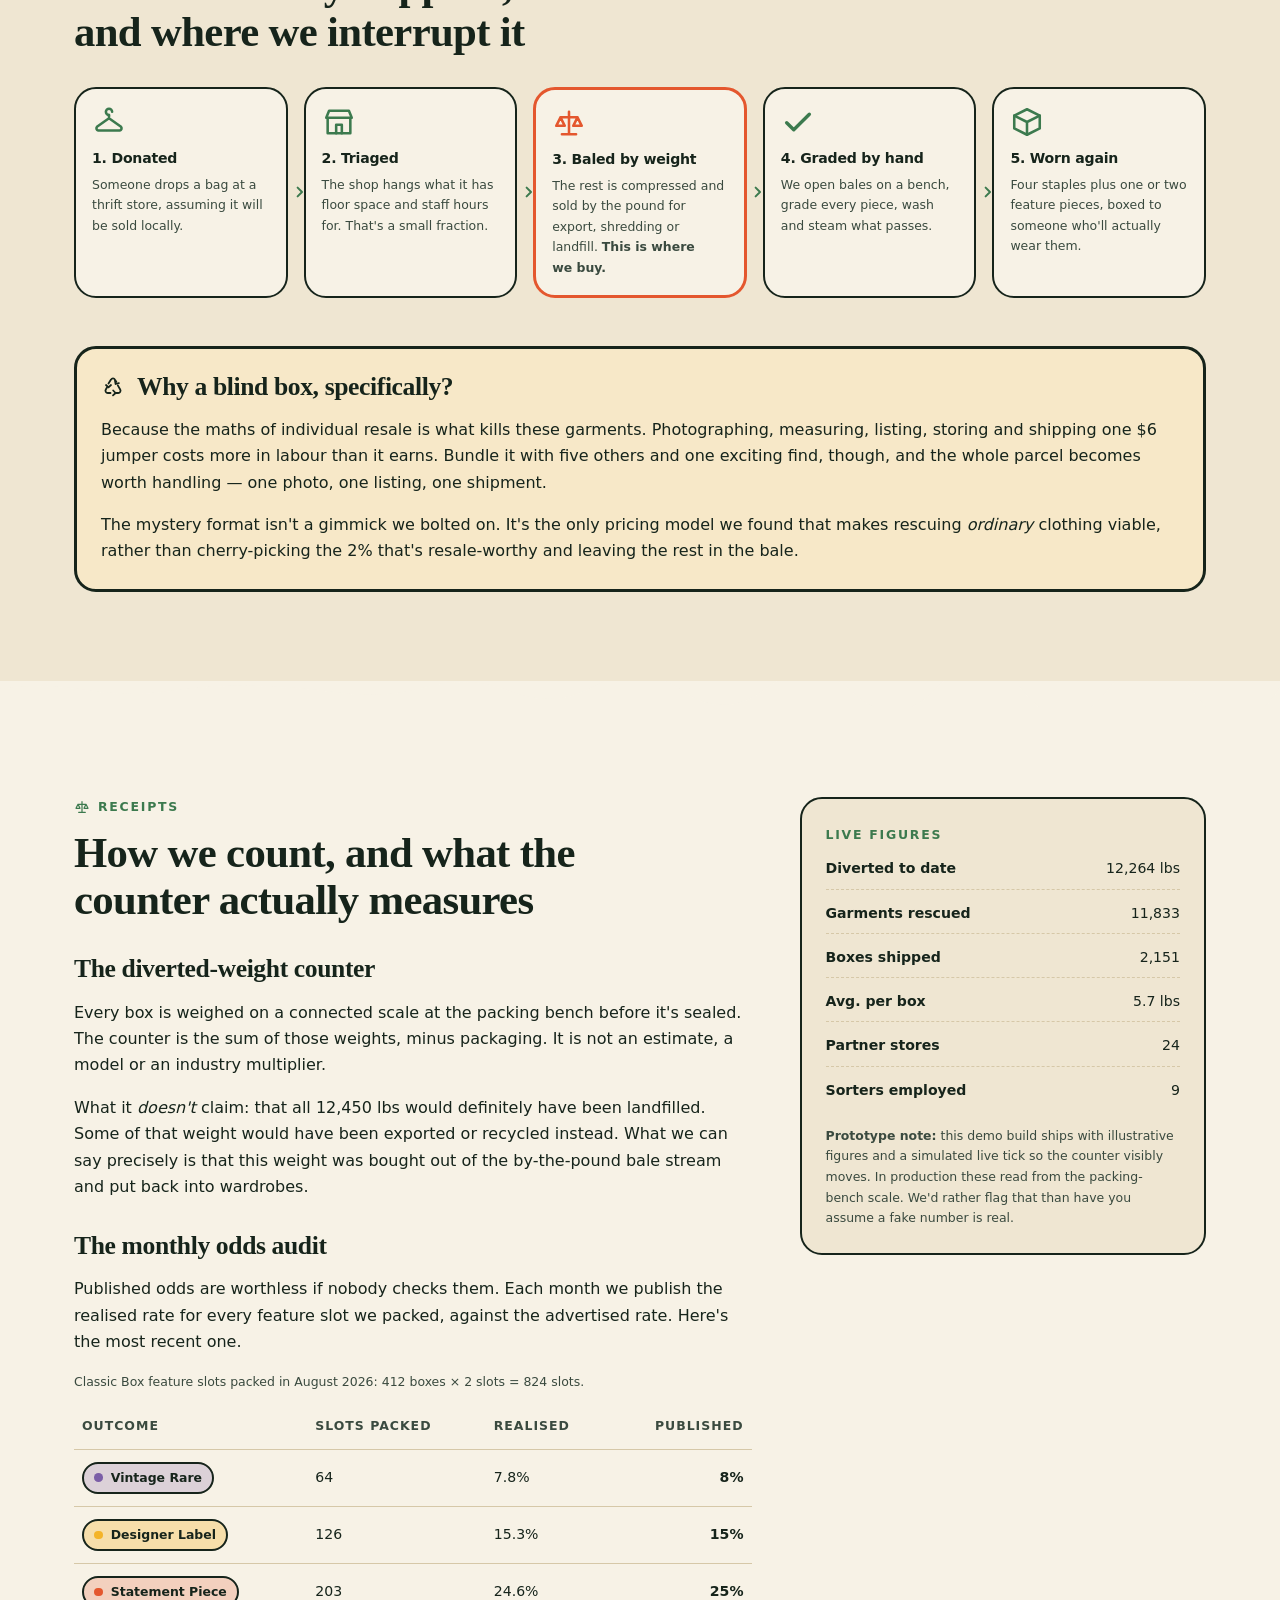
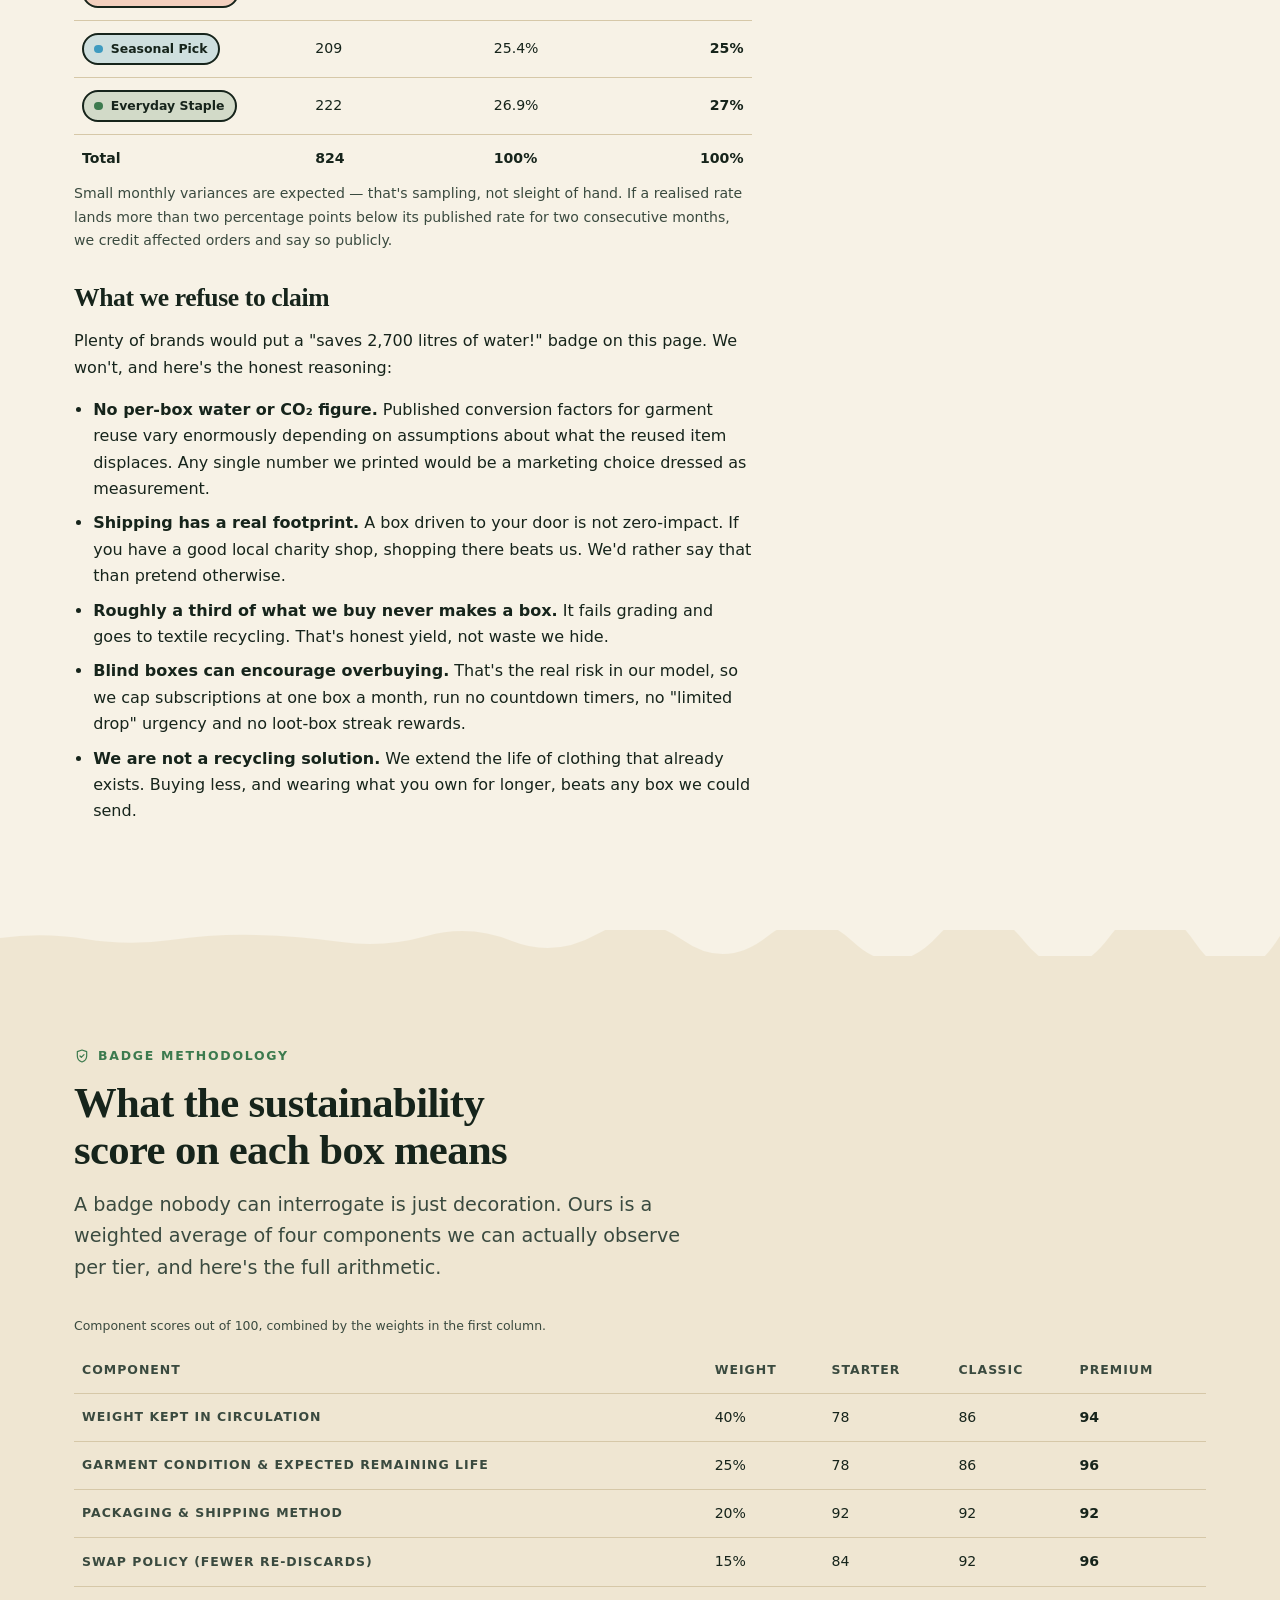
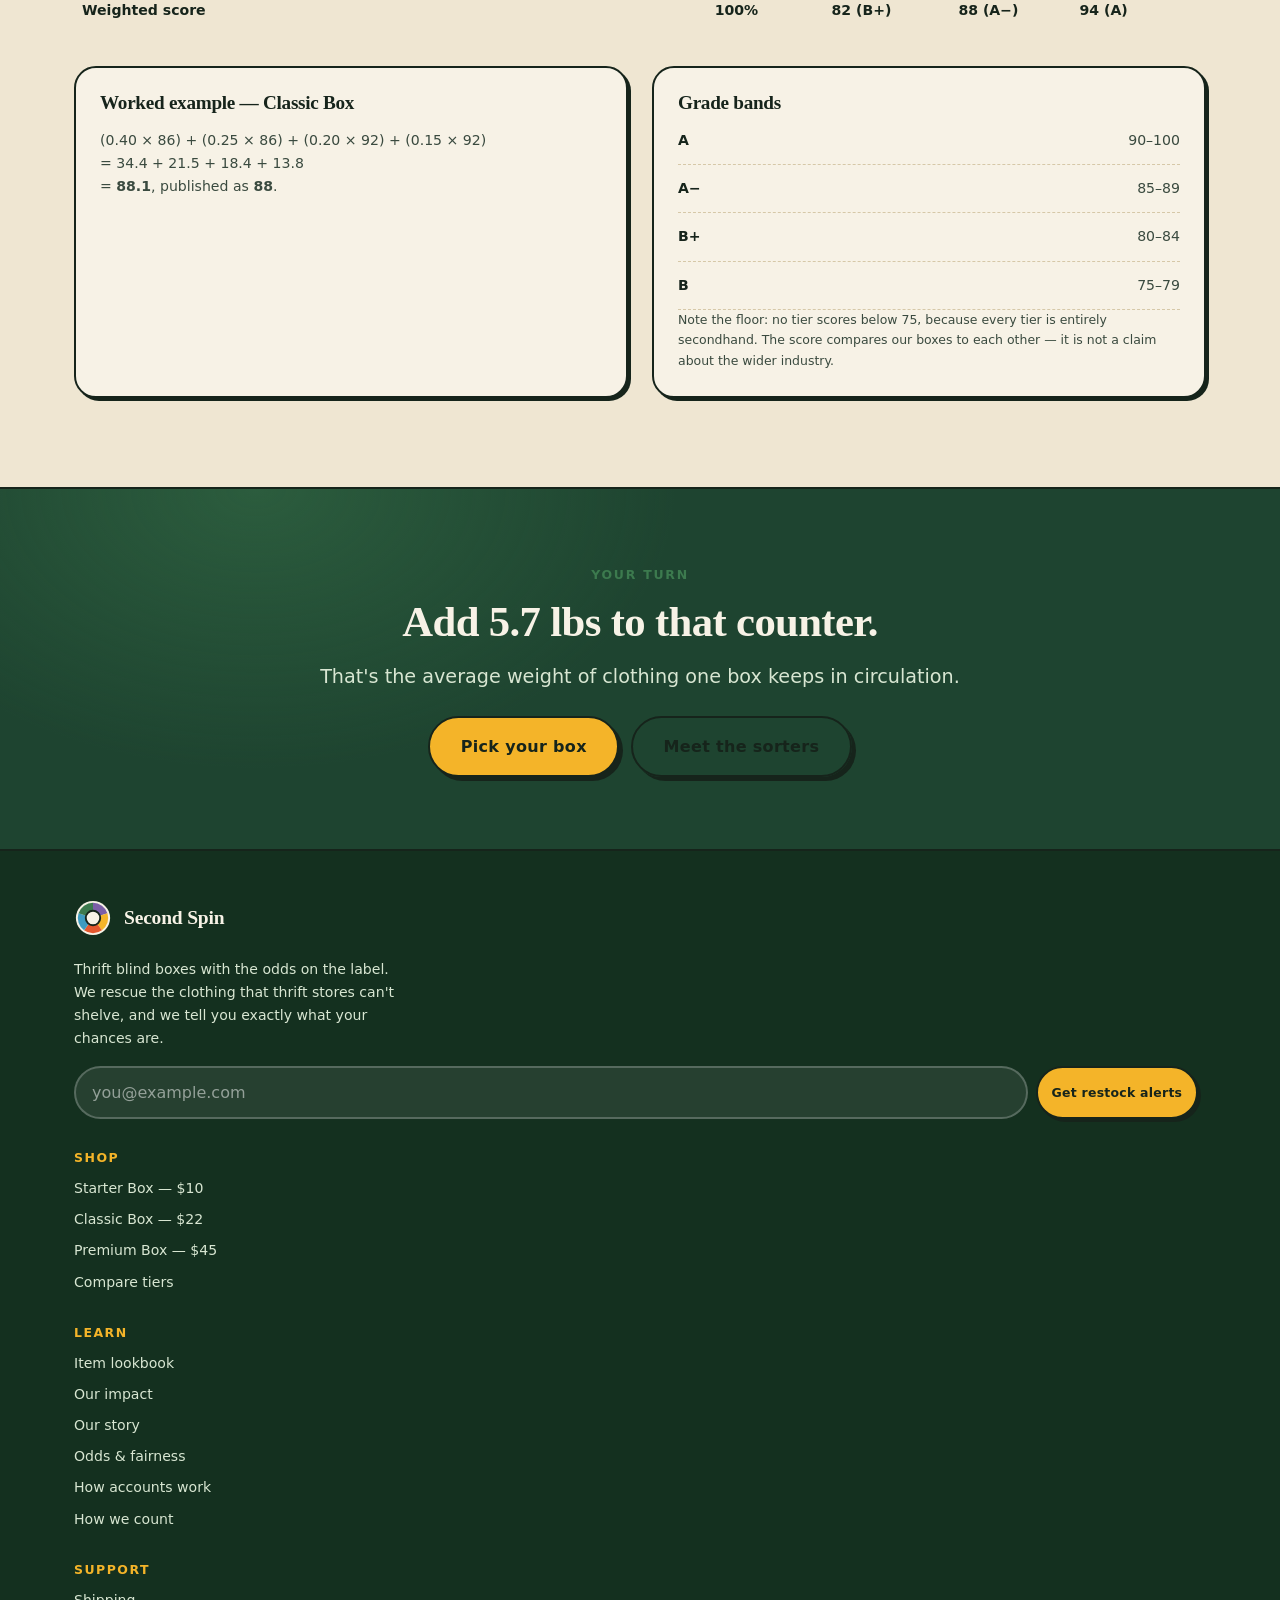
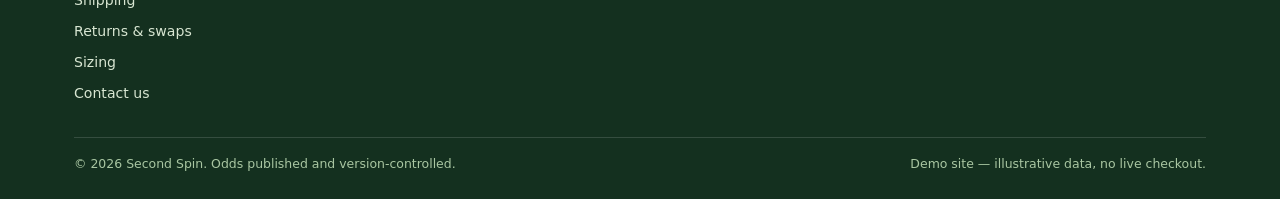
<file: impact.html>
<!DOCTYPE html>
<html lang="en">
<head>
<meta charset="utf-8">
<meta name="viewport" content="width=device-width, initial-scale=1">
<title>Our impact — the textile waste crisis and how we help | Second Spin</title>
<meta name="description" content="11.3 million tons of textiles went to US landfills in a single year. Here is what we divert, how we measure it, and what we refuse to claim.">
<meta name="theme-color" content="#1e4430">
<link rel="icon" href="data:image/svg+xml,%3Csvg xmlns='http://www.w3.org/2000/svg' viewBox='0 0 40 40'%3E%3Ccircle cx='20' cy='20' r='19' fill='%231e4430'/%3E%3Cpath d='M20 20 L20 5 A15 15 0 0 1 34.3 15.4 Z' fill='%23f4b429'/%3E%3Cpath d='M20 20 L34.3 15.4 A15 15 0 0 1 20 35 Z' fill='%23e4572e'/%3E%3Cpath d='M20 20 L20 35 A15 15 0 0 1 5.7 15.4 Z' fill='%233e9bc0'/%3E%3C/svg%3E">
<link rel="stylesheet" href="assets/css/styles.css">
<link rel="stylesheet" href="assets/css/pages.css">
</head>
<body>

<a class="skip-link" href="#main">Skip to content</a>

<!-- ============================ HEADER ============================ -->
<header class="site-header">
  <div class="container site-header__inner">
    <a class="brand" href="index.html">
      <svg class="brand__mark" viewBox="0 0 40 40" aria-hidden="true">
        <circle cx="20" cy="20" r="18" fill="#16241b"/>
        <path d="M20 20 L20 4 A16 16 0 0 1 35.2 15.1 Z" fill="#7b5ea7"/>
        <path d="M20 20 L35.2 15.1 A16 16 0 0 1 29.4 32.9 Z" fill="#f4b429"/>
        <path d="M20 20 L29.4 32.9 A16 16 0 0 1 10.6 32.9 Z" fill="#e4572e"/>
        <path d="M20 20 L10.6 32.9 A16 16 0 0 1 4.8 15.1 Z" fill="#3e9bc0"/>
        <path d="M20 20 L4.8 15.1 A16 16 0 0 1 20 4 Z" fill="#3c7a4e"/>
        <circle cx="20" cy="20" r="7.6" fill="#f7f2e6" stroke="#16241b" stroke-width="2"/>
        <path d="M16.8 23c0-3.3 2.2-5.7 6.8-6.1.4 4.5-2.1 6.5-5.3 6.5h-1.5z" fill="#3c7a4e"/>
      </svg>
      <span>Second Spin</span>
    </a>

    <nav class="nav" id="site-nav" data-nav aria-label="Main">
      <ul class="nav__list">
        <li><a class="nav__link" href="shop.html">Shop boxes</a></li>
        <li><a class="nav__link" href="lookbook.html">Lookbook</a></li>
        <li><a class="nav__link" href="impact.html" aria-current="page">Our impact</a></li>
        <li><a class="nav__link" href="about.html">Our story</a></li>
        <li><a class="nav__link" href="faq.html">FAQ</a></li>
        <li><a class="nav__link" href="account.html">My vault</a></li>
      </ul>
    </nav>

    <div class="header-actions">
      <button class="btn btn--ghost btn--sm cart-btn" type="button" data-cart-open aria-label="Open your box bag">
        <span data-icon="cart" style="width:20px;display:block"></span>
        <span class="cart-btn__count" data-cart-count>0</span>
      </button>
      <span data-account-chip></span>
      <a class="btn btn--sun btn--sm header-cta" href="shop.html">Shop boxes</a>
      <button class="btn btn--ghost btn--sm nav-toggle" type="button" data-nav-toggle
              aria-expanded="false" aria-controls="site-nav" aria-label="Toggle menu"></button>
    </div>
  </div>
</header>

<main id="main">

  <!-- ============================ IMPACT HERO ============================ -->
  <section class="impact-hero">
    <div class="container">
      <div class="split">
        <div>
          <p class="eyebrow"><span data-icon="leaf" style="width:16px"></span> Why it matters</p>
          <h1>We are not short of clothes. We are short of ways to keep wearing them.</h1>
          <p class="lead">
            Enough wearable clothing already exists. The problem is economic: sorting,
            photographing and listing a $6 jumper costs more than the jumper earns. So it gets
            baled, exported or buried. The blind box is our way of making that garment worth
            handling again.
          </p>
        </div>
        <div class="card aside-card" style="background:rgba(255,255,255,0.08);border-color:rgba(255,255,255,0.2);color:var(--paper)">
          <p class="eyebrow" style="color:var(--sun)">Second Spin, to date</p>
          <p style="margin:0">
            <span class="stat__value" style="font-size:clamp(2rem,4vw,2.8rem)"><span data-count-to="12450" data-live-lbs>12,450</span><span class="live-dot" aria-hidden="true"></span></span>
            <span class="stat__label">lbs of clothing diverted from landfill</span>
          </p>
          <ul class="spec-list" style="margin-top:var(--sp-5)">
            <li style="border-color:rgba(255,255,255,0.2)"><span><b>Garments rescued</b></span><span style="color:var(--sage-soft)"><span data-count-to="12012">12,012</span></span></li>
            <li style="border-color:rgba(255,255,255,0.2)"><span><b>Boxes shipped</b></span><span style="color:var(--sage-soft)"><span data-count-to="2184">2,184</span></span></li>
            <li style="border-color:rgba(255,255,255,0.2)"><span><b>Partner thrift stores</b></span><span style="color:var(--sage-soft)"><span data-count-to="24">24</span></span></li>
            <li style="border:0"><span><b>New garments manufactured</b></span><span style="color:var(--sage-soft)">0</span></li>
          </ul>
          <p class="muted" style="color:var(--sage);margin-top:var(--sp-4);font-size:var(--t-xs)">
            Weighed at the packing bench. <a href="#receipts" style="color:var(--sun)">See the method</a>
          </p>
        </div>
      </div>
    </div>
  </section>

  <!-- ========================== THE CRISIS ========================== -->
  <section class="section" aria-labelledby="crisis-title">
    <div class="container">
      <div class="section-head">
        <p class="eyebrow">The scale of it</p>
        <h2 id="crisis-title">Three numbers worth sitting with</h2>
        <p class="lead">
          All figures below are from public government sources, linked so you can check them
          yourself. We've rounded, but we haven't embellished.
        </p>
      </div>

      <div class="grid grid--3">
        <div class="fact fact--a reveal">
          <span class="fact__num">11.3M tons</span>
          <p>
            Textiles sent to US landfills in a single year &mdash; about 7.7% of everything
            landfilled that year.
          </p>
          <cite>US EPA, <a href="https://www.epa.gov/facts-and-figures-about-materials-waste-and-recycling/textiles-material-specific-data">Textiles: Material-Specific Data</a> (2018 figures)</cite>
        </div>
        <div class="fact fact--b reveal">
          <span class="fact__num">~103 lbs</span>
          <p>
            Textiles discarded per person, per year, in the US. Clothing is the largest single
            component of that stream.
          </p>
          <cite>NIST, <a href="https://www.nist.gov/news-events/news/2022/05/your-clothes-can-have-afterlife">Your Clothes Can Have an Afterlife</a>, citing EPA data</cite>
        </div>
        <div class="fact fact--c reveal">
          <span class="fact__num">~17M tons</span>
          <p>
            Total US textile waste generated annually, of which only a modest share is recycled
            or reused.
          </p>
          <cite>Drawn from the EPA municipal solid waste series; see <a href="https://www.epa.gov/facts-and-figures-about-materials-waste-and-recycling/national-overview-facts-and-figures-materials">National Overview</a></cite>
        </div>
      </div>

      <p class="muted center" style="margin-top:var(--sp-6);max-width:70ch;margin-inline:auto">
        Government reporting on textiles lags by several years, so the most recent complete EPA
        figures are from 2018. Nothing in the intervening period suggests the trend improved.
      </p>
    </div>
  </section>

  <div class="edge-torn" style="background:var(--paper-2)"></div>

  <!-- ====================== JOURNEY OF A GARMENT ====================== -->
  <section class="section section--paper2" aria-labelledby="journey-title">
    <div class="container">
      <div class="section-head">
        <p class="eyebrow">Follow the garment</p>
        <h2 id="journey-title">What normally happens, and where we interrupt it</h2>
      </div>

      <div class="journey">
        <div class="journey__node reveal">
          <span data-icon="hanger" style="color:var(--moss);display:block"></span>
          <h4>1. Donated</h4>
          <p>Someone drops a bag at a thrift store, assuming it will be sold locally.</p>
        </div>
        <div class="journey__node reveal">
          <span data-icon="store" style="color:var(--moss);display:block"></span>
          <h4>2. Triaged</h4>
          <p>The shop hangs what it has floor space and staff hours for. That's a small fraction.</p>
        </div>
        <div class="journey__node reveal" style="border-color:var(--berry);border-width:3px">
          <span data-icon="scale" style="color:var(--berry);display:block"></span>
          <h4>3. Baled by weight</h4>
          <p>The rest is compressed and sold by the pound for export, shredding or landfill. <b>This is where we buy.</b></p>
        </div>
        <div class="journey__node reveal">
          <span data-icon="check" style="color:var(--moss);display:block"></span>
          <h4>4. Graded by hand</h4>
          <p>We open bales on a bench, grade every piece, wash and steam what passes.</p>
        </div>
        <div class="journey__node reveal">
          <span data-icon="box" style="color:var(--moss);display:block"></span>
          <h4>5. Worn again</h4>
          <p>Four staples plus one or two feature pieces, boxed to someone who'll actually wear them.</p>
        </div>
      </div>

      <div class="callout" style="margin-top:var(--sp-7)">
        <h3><span data-icon="recycle"></span> Why a blind box, specifically?</h3>
        <p>
          Because the maths of individual resale is what kills these garments. Photographing,
          measuring, listing, storing and shipping one $6 jumper costs more in labour than it
          earns. Bundle it with five others and one exciting find, though, and the whole parcel
          becomes worth handling &mdash; one photo, one listing, one shipment.
        </p>
        <p style="margin-bottom:0">
          The mystery format isn't a gimmick we bolted on. It's the only pricing model we found
          that makes rescuing <em>ordinary</em> clothing viable, rather than cherry-picking the
          2% that's resale-worthy and leaving the rest in the bale.
        </p>
      </div>
    </div>
  </section>

  <div class="edge-torn" style="background:var(--paper)"></div>

  <!-- ========================= HOW WE COUNT ========================= -->
  <section class="section" id="receipts" aria-labelledby="receipts-title">
    <div class="container split">
      <div class="prose">
        <p class="eyebrow"><span data-icon="scale" style="width:16px"></span> Receipts</p>
        <h2 id="receipts-title">How we count, and what the counter actually measures</h2>

        <h3>The diverted-weight counter</h3>
        <p>
          Every box is weighed on a connected scale at the packing bench before it's sealed. The
          counter is the sum of those weights, minus packaging. It is not an estimate, a model or
          an industry multiplier.
        </p>
        <p>
          What it <em>doesn't</em> claim: that all 12,450 lbs would definitely have been
          landfilled. Some of that weight would have been exported or recycled instead. What we
          can say precisely is that this weight was bought out of the by-the-pound bale stream
          and put back into wardrobes.
        </p>

        <h3>The monthly odds audit</h3>
        <p>
          Published odds are worthless if nobody checks them. Each month we publish the realised
          rate for every feature slot we packed, against the advertised rate. Here's the most
          recent one.
        </p>

        <div style="overflow-x:auto">
          <table class="odds-table" style="min-width:520px">
            <caption>Classic Box feature slots packed in August 2026: 412 boxes × 2 slots = 824 slots.</caption>
            <thead>
              <tr>
                <th scope="col">Outcome</th>
                <th scope="col">Slots packed</th>
                <th scope="col">Realised</th>
                <th scope="col">Published</th>
              </tr>
            </thead>
            <tbody>
              <tr><td><span class="chip" data-rarity="rare"><span class="dot" data-rarity="rare"></span>Vintage Rare</span></td><td>64</td><td>7.8%</td><td>8%</td></tr>
              <tr><td><span class="chip" data-rarity="designer"><span class="dot" data-rarity="designer"></span>Designer Label</span></td><td>126</td><td>15.3%</td><td>15%</td></tr>
              <tr><td><span class="chip" data-rarity="statement"><span class="dot" data-rarity="statement"></span>Statement Piece</span></td><td>203</td><td>24.6%</td><td>25%</td></tr>
              <tr><td><span class="chip" data-rarity="seasonal"><span class="dot" data-rarity="seasonal"></span>Seasonal Pick</span></td><td>209</td><td>25.4%</td><td>25%</td></tr>
              <tr><td><span class="chip" data-rarity="everyday"><span class="dot" data-rarity="everyday"></span>Everyday Staple</span></td><td>222</td><td>26.9%</td><td>27%</td></tr>
            </tbody>
            <tfoot><tr><td>Total</td><td>824</td><td>100%</td><td>100%</td></tr></tfoot>
          </table>
        </div>

        <p class="muted">
          Small monthly variances are expected &mdash; that's sampling, not sleight of hand. If a
          realised rate lands more than two percentage points below its published rate for two
          consecutive months, we credit affected orders and say so publicly.
        </p>

        <h3 id="limits">What we refuse to claim</h3>
        <p>
          Plenty of brands would put a "saves 2,700 litres of water!" badge on this page. We
          won't, and here's the honest reasoning:
        </p>
        <ul>
          <li>
            <b>No per-box water or CO&#8322; figure.</b> Published conversion factors for garment
            reuse vary enormously depending on assumptions about what the reused item displaces.
            Any single number we printed would be a marketing choice dressed as measurement.
          </li>
          <li>
            <b>Shipping has a real footprint.</b> A box driven to your door is not
            zero-impact. If you have a good local charity shop, shopping there beats us. We'd
            rather say that than pretend otherwise.
          </li>
          <li>
            <b>Roughly a third of what we buy never makes a box.</b> It fails grading and goes to
            textile recycling. That's honest yield, not waste we hide.
          </li>
          <li>
            <b>Blind boxes can encourage overbuying.</b> That's the real risk in our model, so we
            cap subscriptions at one box a month, run no countdown timers, no "limited drop"
            urgency and no loot-box streak rewards.
          </li>
          <li>
            <b>We are not a recycling solution.</b> We extend the life of clothing that already
            exists. Buying less, and wearing what you own for longer, beats any box we could send.
          </li>
        </ul>
      </div>

      <aside class="stack">
        <div class="receipt aside-card">
          <p class="eyebrow">Live figures</p>
          <dl>
            <div class="row"><dt>Diverted to date</dt><dd><span data-count-to="12450">12,450</span> lbs</dd></div>
            <div class="row"><dt>Garments rescued</dt><dd><span data-count-to="12012">12,012</span></dd></div>
            <div class="row"><dt>Boxes shipped</dt><dd><span data-count-to="2184">2,184</span></dd></div>
            <div class="row"><dt>Avg. per box</dt><dd>5.7 lbs</dd></div>
            <div class="row"><dt>Partner stores</dt><dd>24</dd></div>
            <div class="row" style="border:0"><dt>Sorters employed</dt><dd>9</dd></div>
          </dl>
          <p class="muted" style="margin-top:var(--sp-4);font-size:var(--t-xs)">
            <b>Prototype note:</b> this demo build ships with illustrative figures and a
            simulated live tick so the counter visibly moves. In production these read from the
            packing-bench scale. We'd rather flag that than have you assume a fake number is real.
          </p>
        </div>
      </aside>
    </div>
  </section>

  <div class="edge-torn" style="background:var(--paper-2)"></div>

  <!-- ==================== SUSTAINABILITY SCORE METHOD ==================== -->
  <section class="section section--paper2" id="score" aria-labelledby="score-title">
    <div class="container">
      <div class="section-head">
        <p class="eyebrow"><span data-icon="shield" style="width:16px"></span> Badge methodology</p>
        <h2 id="score-title">What the sustainability score on each box means</h2>
        <p class="lead">
          A badge nobody can interrogate is just decoration. Ours is a weighted average of four
          components we can actually observe per tier, and here's the full arithmetic.
        </p>
      </div>

      <div style="overflow-x:auto">
        <table class="odds-table" style="min-width:680px">
          <caption>Component scores out of 100, combined by the weights in the first column.</caption>
          <thead>
            <tr>
              <th scope="col">Component</th>
              <th scope="col">Weight</th>
              <th scope="col" style="text-align:left">Starter</th>
              <th scope="col" style="text-align:left">Classic</th>
              <th scope="col" style="text-align:left">Premium</th>
            </tr>
          </thead>
          <tbody>
            <tr>
              <th scope="row" style="text-align:left">Weight kept in circulation</th>
              <td>40%</td><td style="text-align:left">78</td><td style="text-align:left">86</td><td style="text-align:left">94</td>
            </tr>
            <tr>
              <th scope="row" style="text-align:left">Garment condition &amp; expected remaining life</th>
              <td>25%</td><td style="text-align:left">78</td><td style="text-align:left">86</td><td style="text-align:left">96</td>
            </tr>
            <tr>
              <th scope="row" style="text-align:left">Packaging &amp; shipping method</th>
              <td>20%</td><td style="text-align:left">92</td><td style="text-align:left">92</td><td style="text-align:left">92</td>
            </tr>
            <tr>
              <th scope="row" style="text-align:left">Swap policy (fewer re-discards)</th>
              <td>15%</td><td style="text-align:left">84</td><td style="text-align:left">92</td><td style="text-align:left">96</td>
            </tr>
          </tbody>
          <tfoot>
            <tr>
              <td><b>Weighted score</b></td>
              <td>100%</td>
              <td style="text-align:left"><b>82</b> (B+)</td>
              <td style="text-align:left"><b>88</b> (A&minus;)</td>
              <td style="text-align:left"><b>94</b> (A)</td>
            </tr>
          </tfoot>
        </table>
      </div>

      <div class="grid grid--2" style="margin-top:var(--sp-6)">
        <div class="card">
          <h3 style="font-size:var(--t-md)">Worked example &mdash; Classic Box</h3>
          <p class="muted" style="margin:0;font-family:var(--font-body)">
            (0.40 &times; 86) + (0.25 &times; 86) + (0.20 &times; 92) + (0.15 &times; 92)<br>
            = 34.4 + 21.5 + 18.4 + 13.8<br>
            = <b>88.1</b>, published as <b>88</b>.
          </p>
        </div>
        <div class="card">
          <h3 style="font-size:var(--t-md)">Grade bands</h3>
          <ul class="spec-list">
            <li><span><b>A</b></span><span>90&ndash;100</span></li>
            <li><span><b>A&minus;</b></span><span>85&ndash;89</span></li>
            <li><span><b>B+</b></span><span>80&ndash;84</span></li>
            <li><span><b>B</b></span><span>75&ndash;79</span></li>
          </ul>
          <p class="muted" style="margin:0;font-size:var(--t-xs)">
            Note the floor: no tier scores below 75, because every tier is entirely secondhand.
            The score compares our boxes to each other &mdash; it is not a claim about the wider
            industry.
          </p>
        </div>
      </div>
    </div>
  </section>

  <!-- ============================= CTA BAND ============================= -->
  <section class="cta-band">
    <div class="container container--narrow">
      <p class="eyebrow">Your turn</p>
      <h2>Add 5.7 lbs to that counter.</h2>
      <p class="lead">That's the average weight of clothing one box keeps in circulation.</p>
      <div class="cluster">
        <a class="btn btn--lg btn--sun" href="shop.html">Pick your box</a>
        <a class="btn btn--lg btn--ghost" href="about.html">Meet the sorters</a>
      </div>
    </div>
  </section>

</main>

<!-- ============================== FOOTER ============================== -->
<footer class="site-footer">
  <div class="container">
    <div class="footer-grid">
      <div>
        <a class="brand" href="index.html">
          <svg class="brand__mark" viewBox="0 0 40 40" aria-hidden="true">
            <circle cx="20" cy="20" r="18" fill="#f7f2e6"/>
            <path d="M20 20 L20 4 A16 16 0 0 1 35.2 15.1 Z" fill="#7b5ea7"/>
            <path d="M20 20 L35.2 15.1 A16 16 0 0 1 29.4 32.9 Z" fill="#f4b429"/>
            <path d="M20 20 L29.4 32.9 A16 16 0 0 1 10.6 32.9 Z" fill="#e4572e"/>
            <path d="M20 20 L10.6 32.9 A16 16 0 0 1 4.8 15.1 Z" fill="#3e9bc0"/>
            <path d="M20 20 L4.8 15.1 A16 16 0 0 1 20 4 Z" fill="#3c7a4e"/>
            <circle cx="20" cy="20" r="7.6" fill="#f7f2e6" stroke="#16241b" stroke-width="2"/>
          </svg>
          <span>Second Spin</span>
        </a>
        <p class="footer-tagline">
          Thrift blind boxes with the odds on the label. We rescue the clothing that thrift
          stores can't shelve, and we tell you exactly what your chances are.
        </p>
        <form class="newsletter" data-newsletter novalidate>
          <label class="visually-hidden" for="nl-email">Email address</label>
          <input id="nl-email" type="email" placeholder="you@example.com" autocomplete="email" required>
          <button class="btn btn--sun btn--sm" type="submit">Get restock alerts</button>
          <p class="form-msg" data-form-msg role="status"></p>
        </form>
      </div>

      <div>
        <h4>Shop</h4>
        <ul class="footer-list">
          <li><a href="box.html?tier=starter">Starter Box &mdash; $10</a></li>
          <li><a href="box.html?tier=classic">Classic Box &mdash; $22</a></li>
          <li><a href="box.html?tier=premium">Premium Box &mdash; $45</a></li>
          <li><a href="shop.html">Compare tiers</a></li>
        </ul>
      </div>

      <div>
        <h4>Learn</h4>
        <ul class="footer-list">
          <li><a href="lookbook.html">Item lookbook</a></li>
          <li><a href="impact.html">Our impact</a></li>
          <li><a href="about.html">Our story</a></li>
          <li><a href="faq.html#odds">Odds &amp; fairness</a></li>
          <li><a href="faq.html#accounts">How accounts work</a></li>
          <li><a href="impact.html#receipts">How we count</a></li>
        </ul>
      </div>

      <div>
        <h4>Support</h4>
        <ul class="footer-list">
          <li><a href="faq.html#shipping">Shipping</a></li>
          <li><a href="faq.html#returns">Returns &amp; swaps</a></li>
          <li><a href="faq.html#sizing">Sizing</a></li>
          <li><a href="about.html#contact">Contact us</a></li>
        </ul>
      </div>
    </div>

    <div class="footer-bottom">
      <p style="margin:0">&copy; <span data-year>2026</span> Second Spin. Odds published and version-controlled.</p>
      <p style="margin:0">Demo site &mdash; illustrative data, no live checkout.</p>
    </div>
  </div>
</footer>

<!-- ============================ CART DRAWER ============================ -->
<div class="drawer" data-cart-drawer role="dialog" aria-modal="true" aria-label="Your box bag">
  <div class="drawer__scrim" data-cart-scrim></div>
  <div class="drawer__panel">
    <div class="drawer__head">
      <h3 style="margin:0;font-size:var(--t-md)">Your box bag</h3>
      <button class="modal__close" type="button" data-cart-close aria-label="Close bag" data-icon="close"></button>
    </div>
    <div class="drawer__body" data-cart-body></div>
    <div class="drawer__foot" data-cart-foot hidden>
      <div class="cart-credit" data-cart-credit hidden></div>
      <div class="cart-total">
        <span>Clothing rescued <b data-cart-lbs>0 lbs</b></span>
        <strong data-cart-total>$0</strong>
      </div>
      <button class="btn btn--berry btn--block" type="button" data-checkout>Checkout</button>
      <p class="form-msg" data-checkout-msg role="status"></p>
    </div>
  </div>
</div>

<script src="assets/js/site-data.js"></script>
<script src="assets/js/bus.js"></script>
<script src="assets/js/account.js"></script>
<script src="assets/js/app.js"></script>
<script src="assets/js/reel.js"></script>
<script src="assets/js/product.js"></script>
<script src="assets/js/account-ui.js"></script>
</body>
</html>
</file>
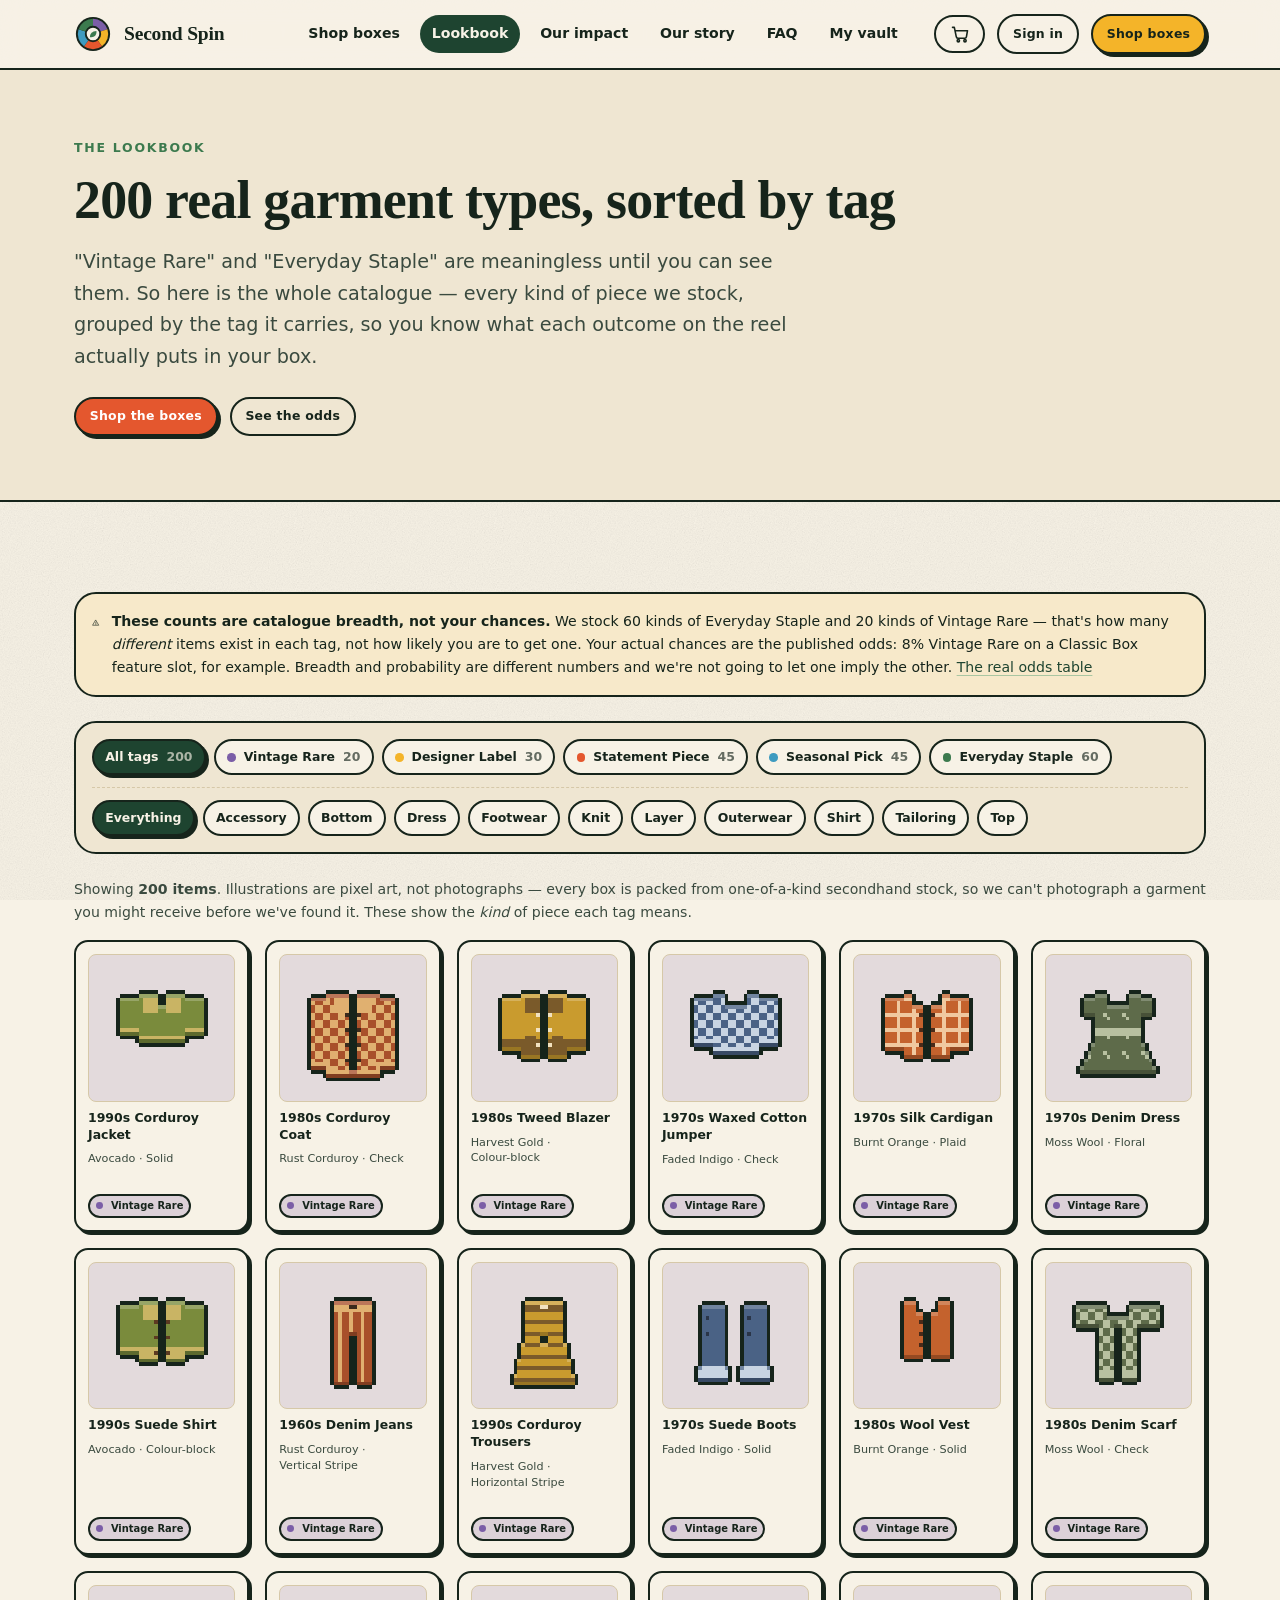
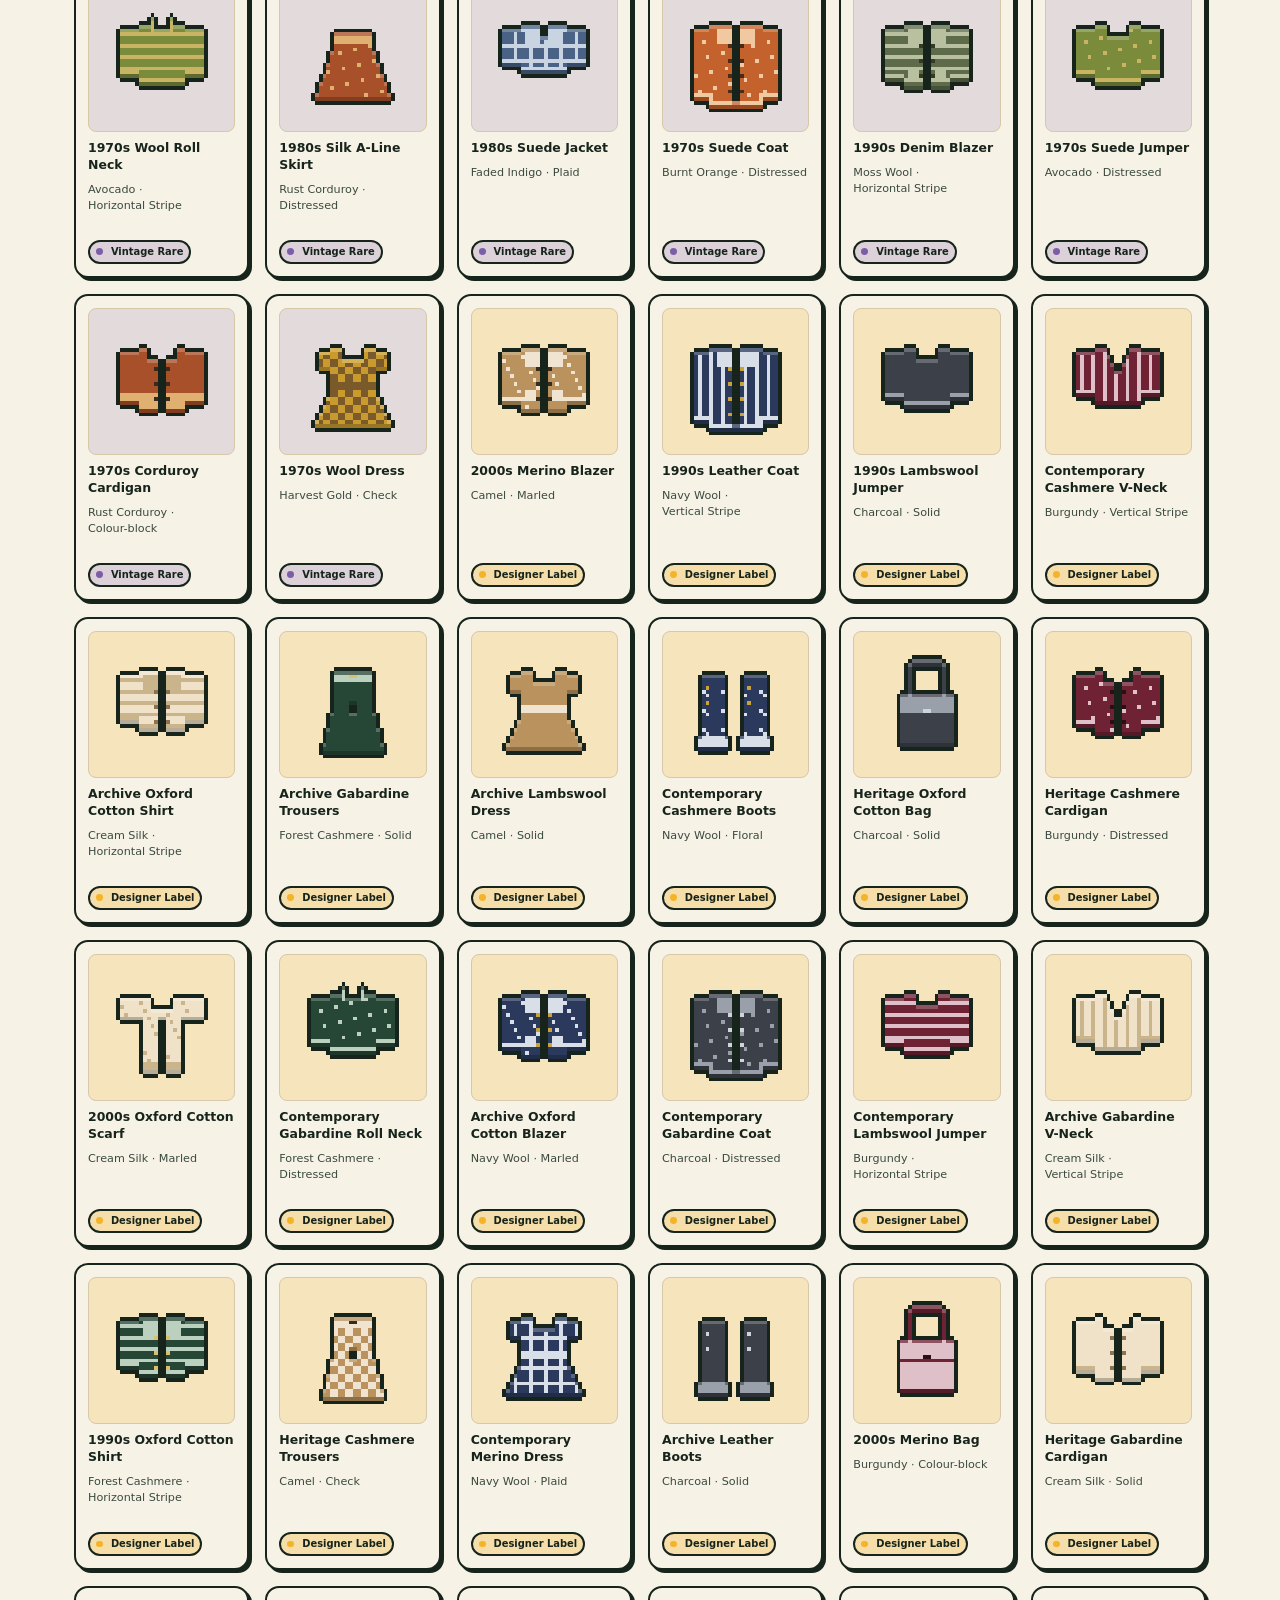
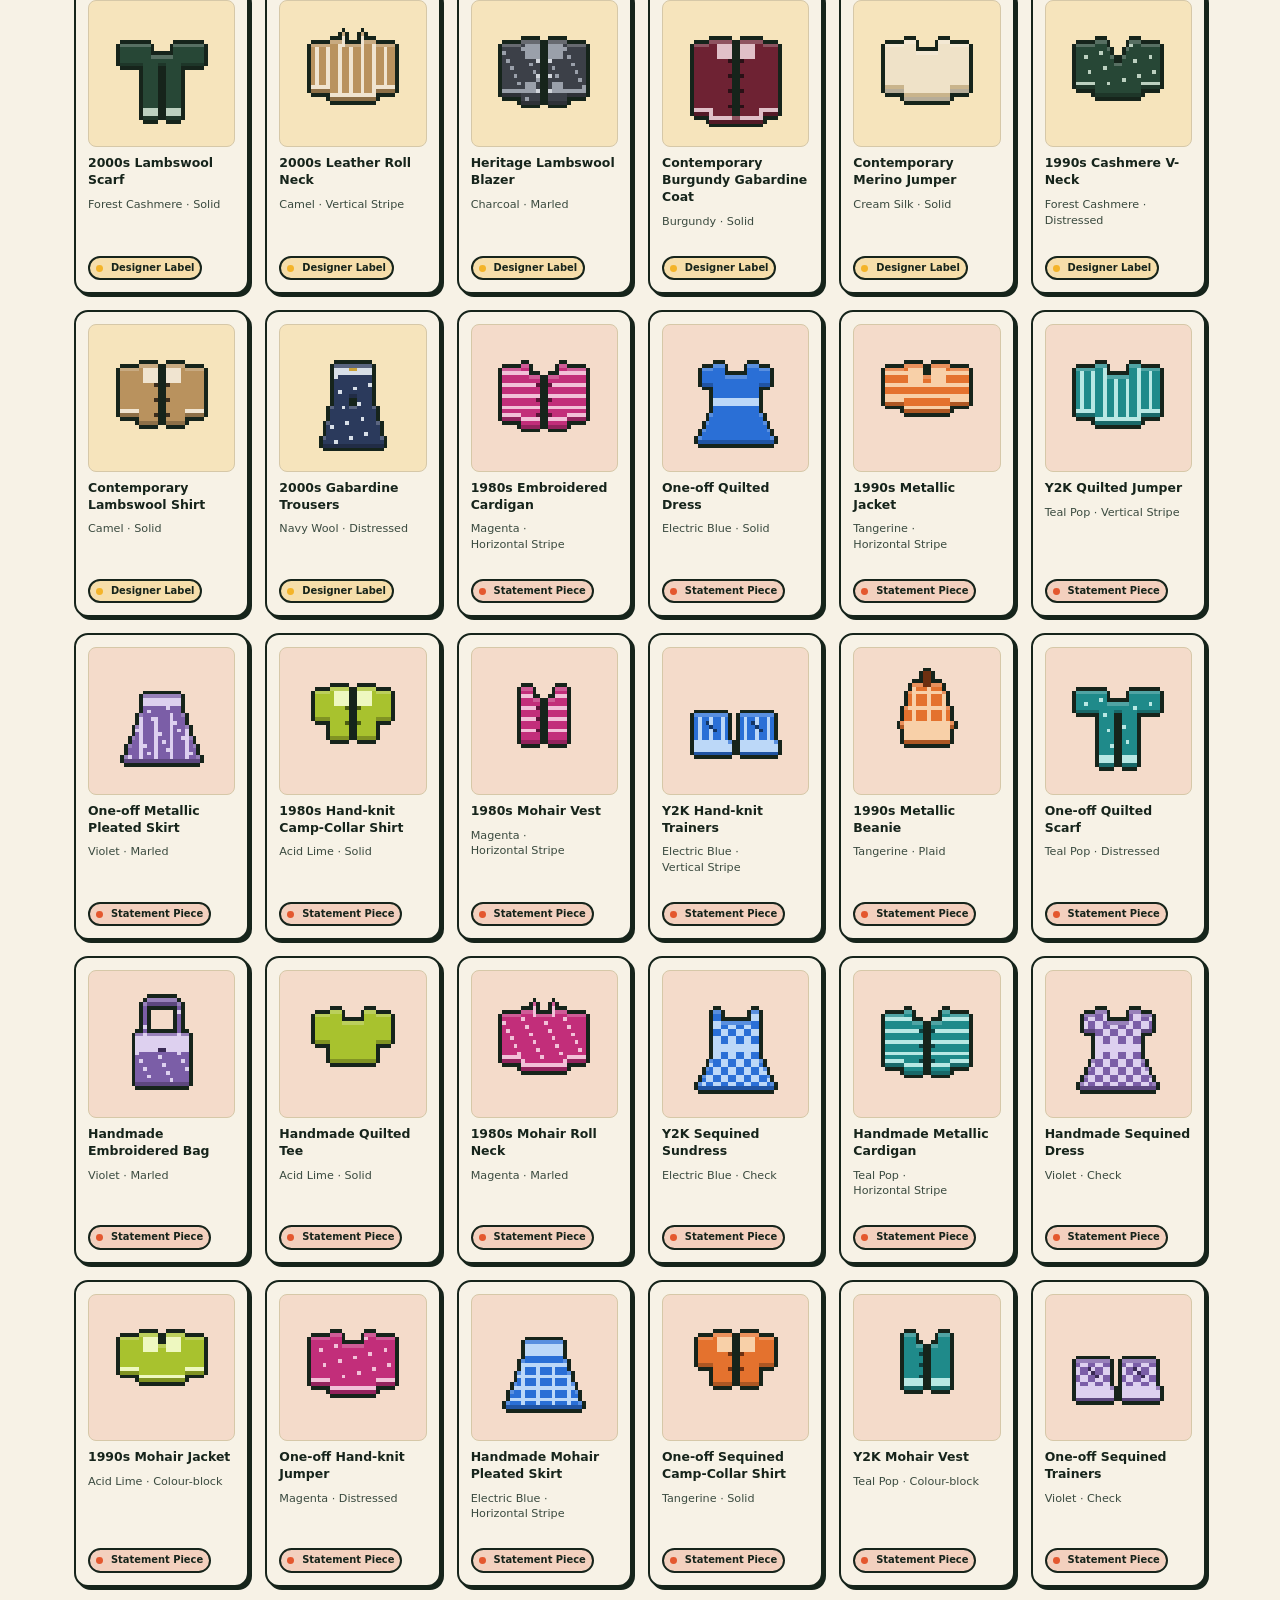
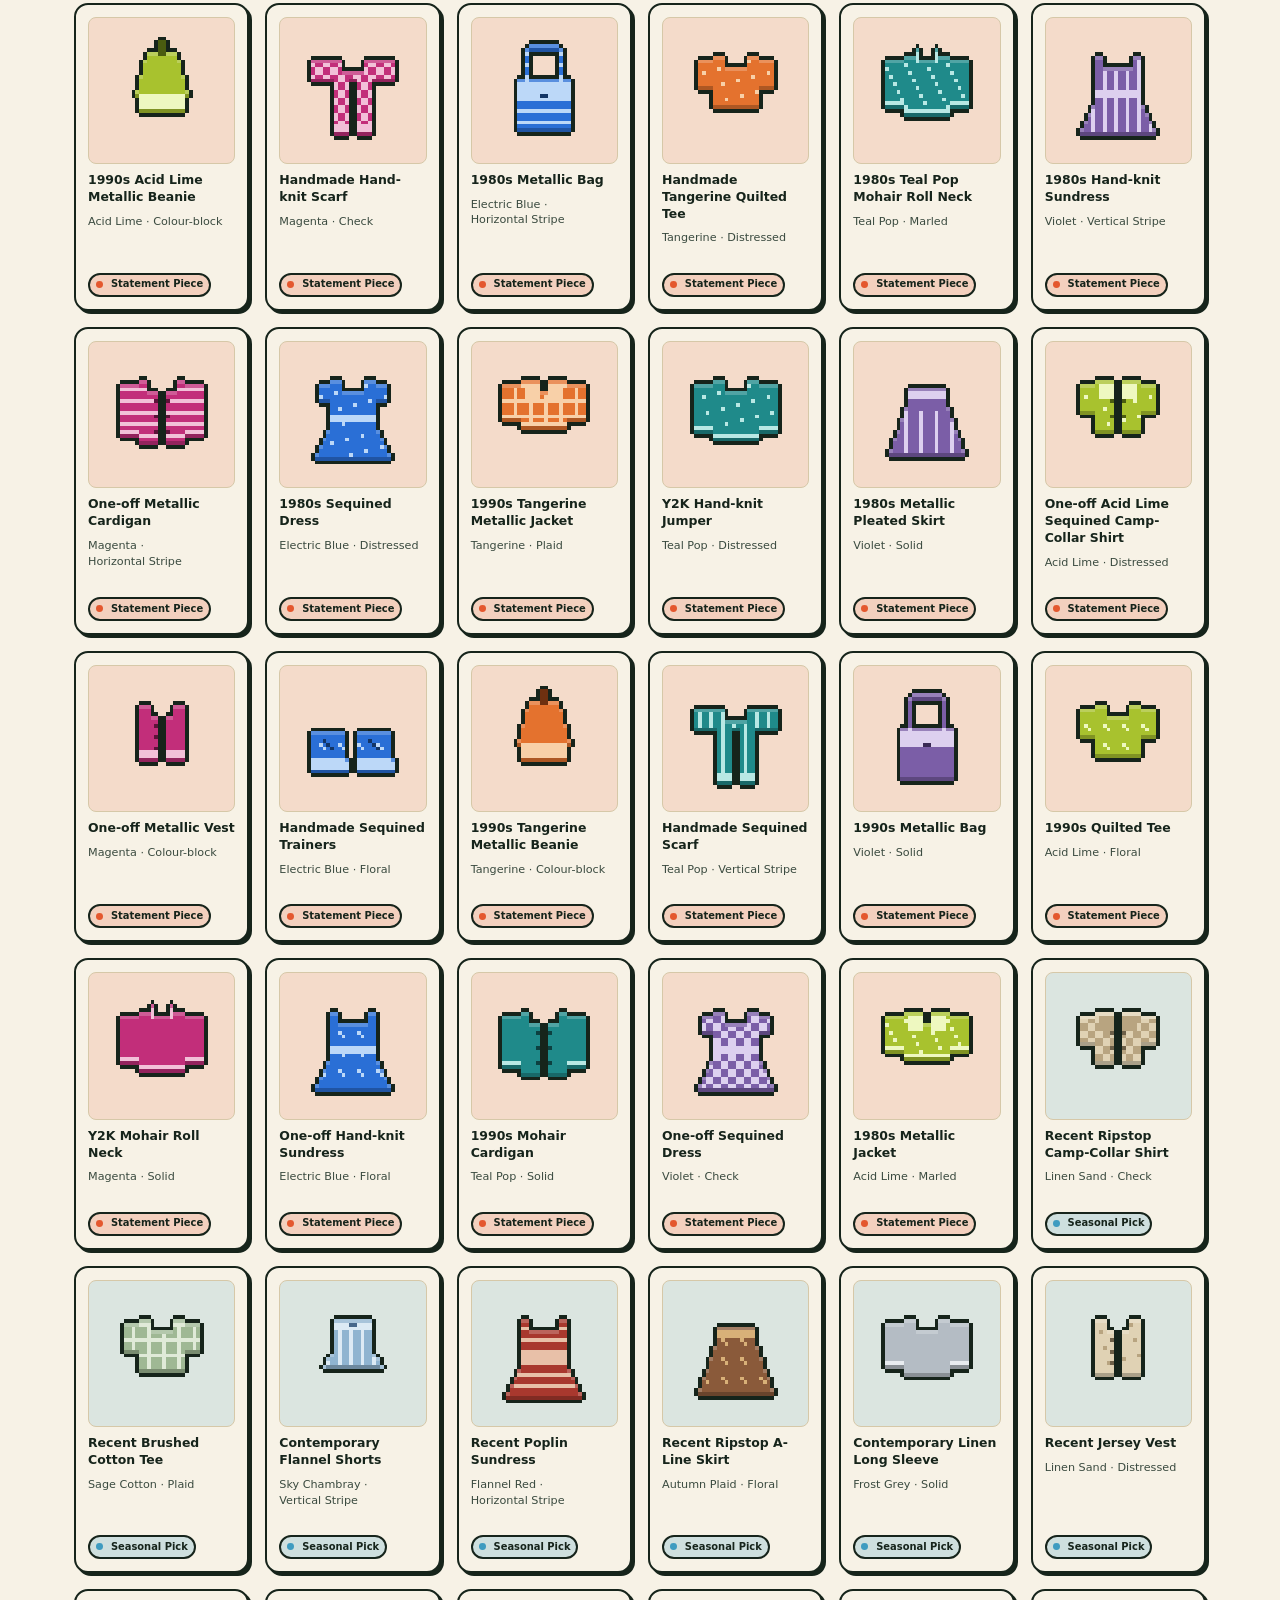
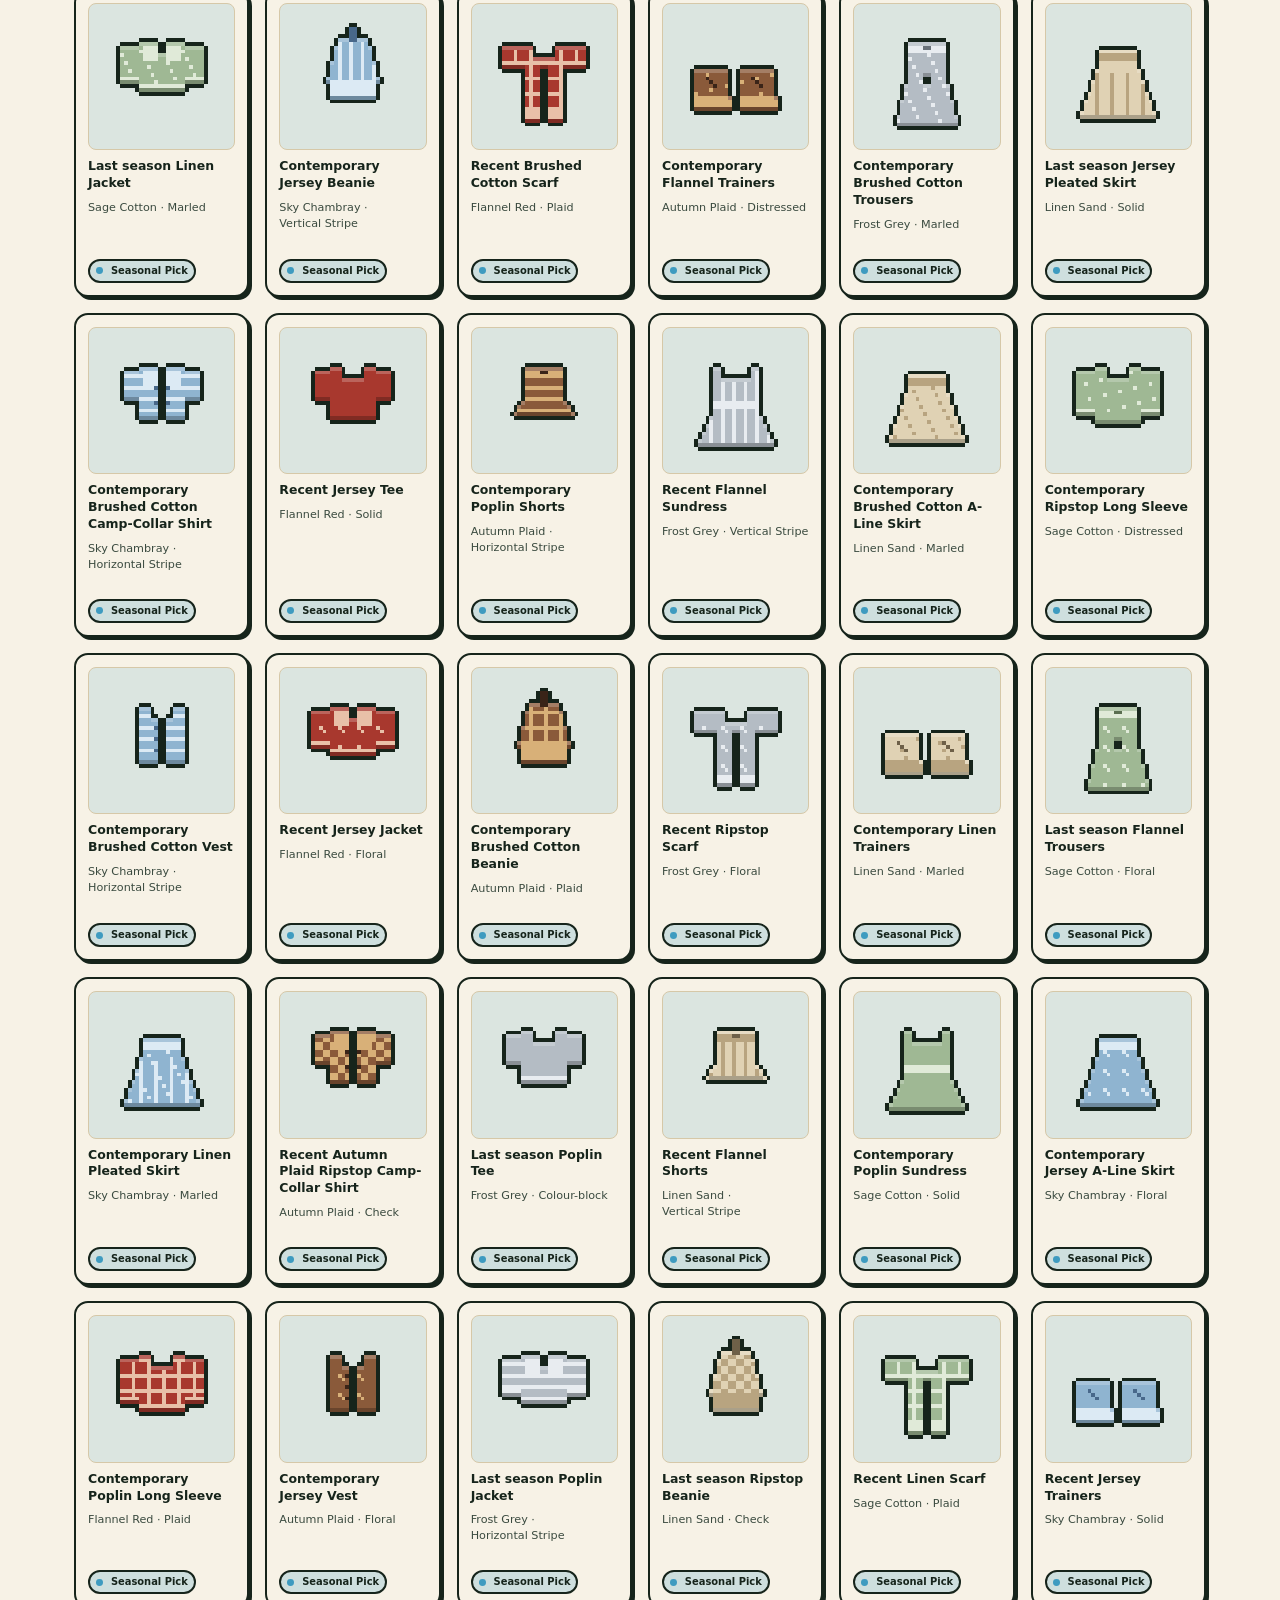
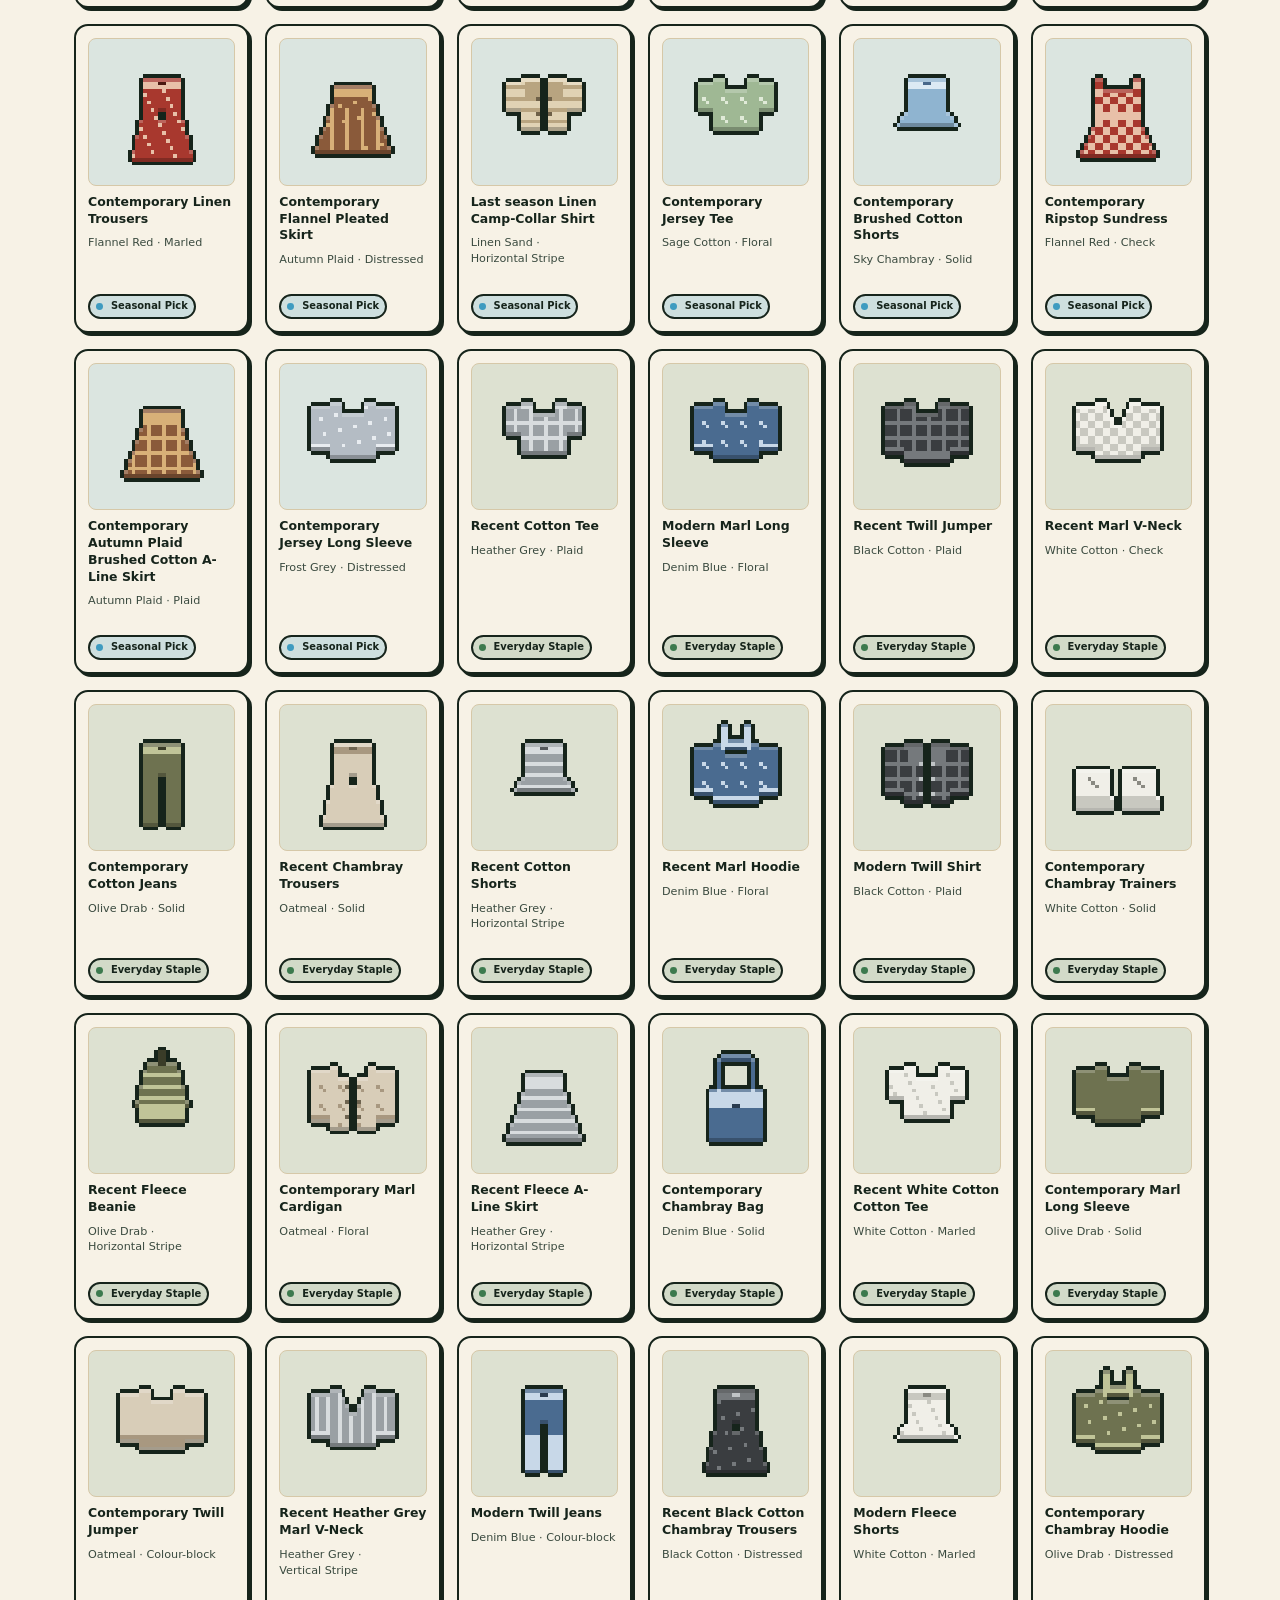
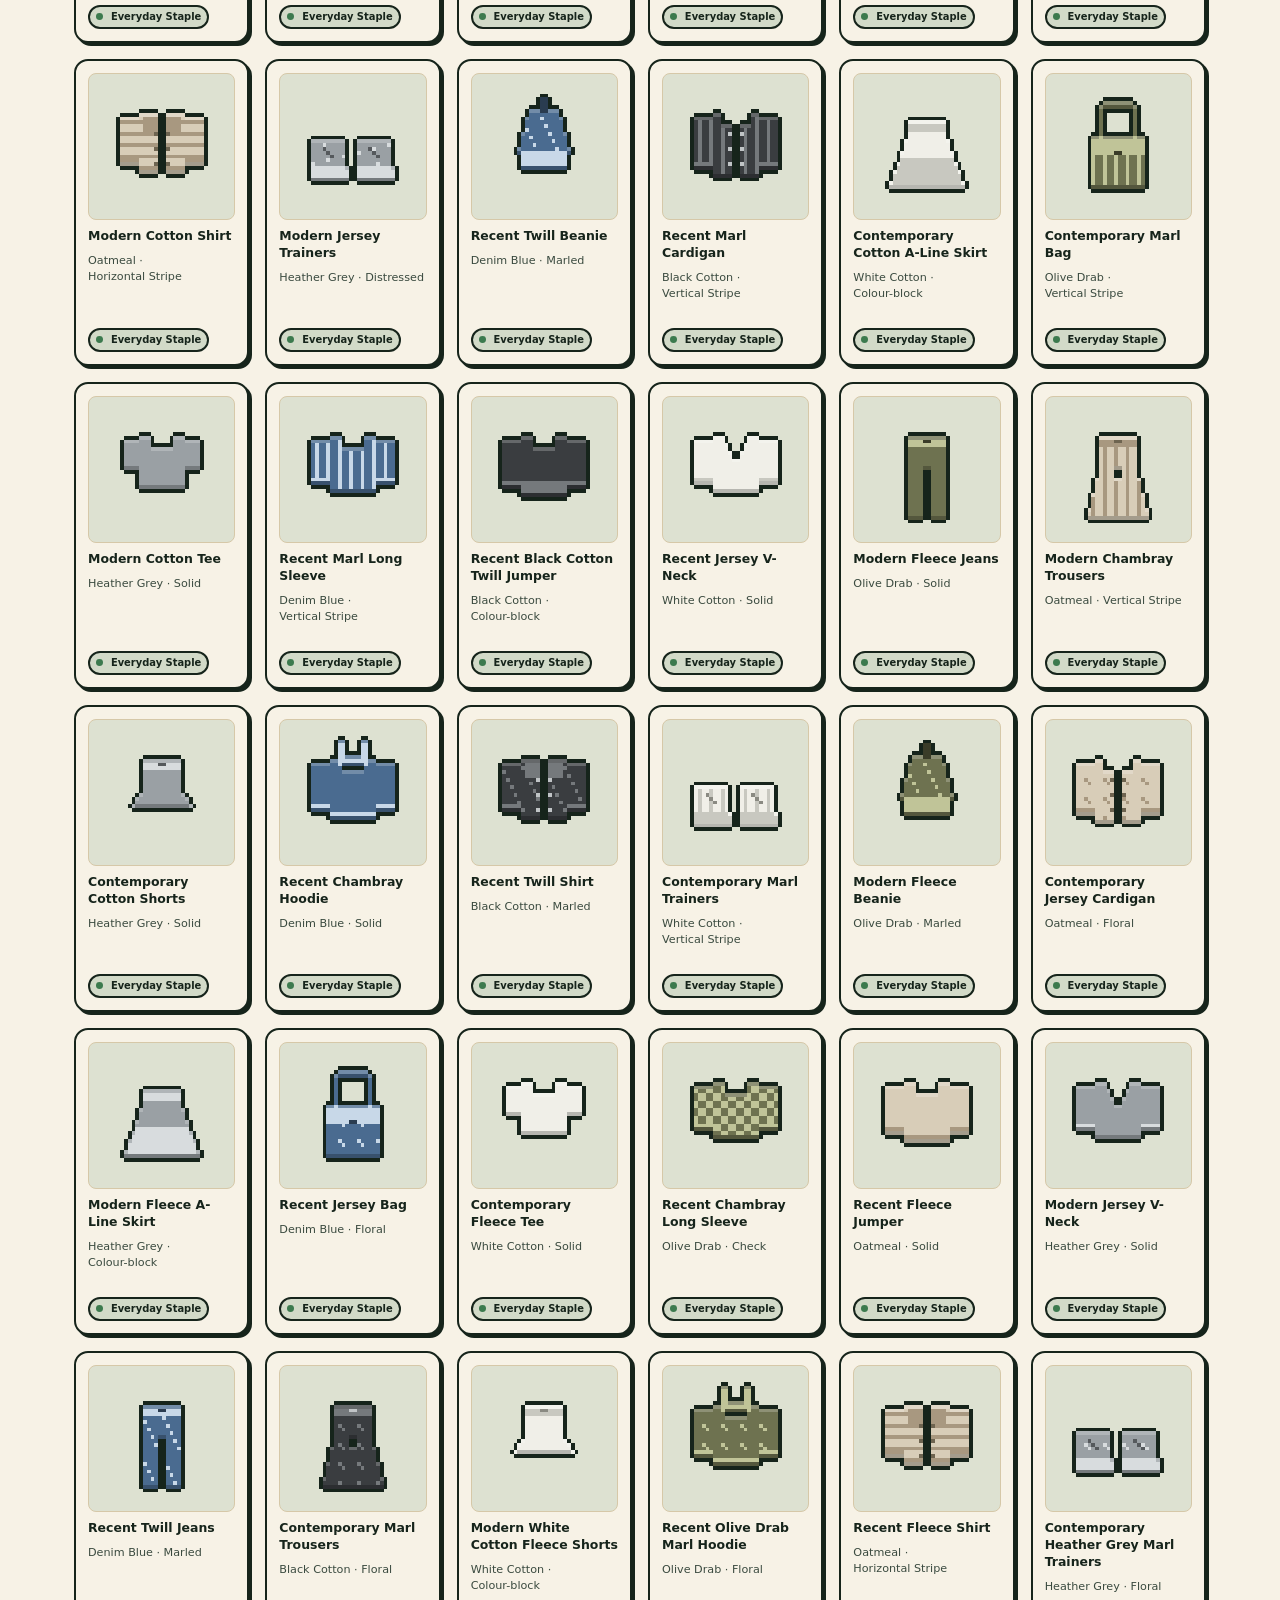
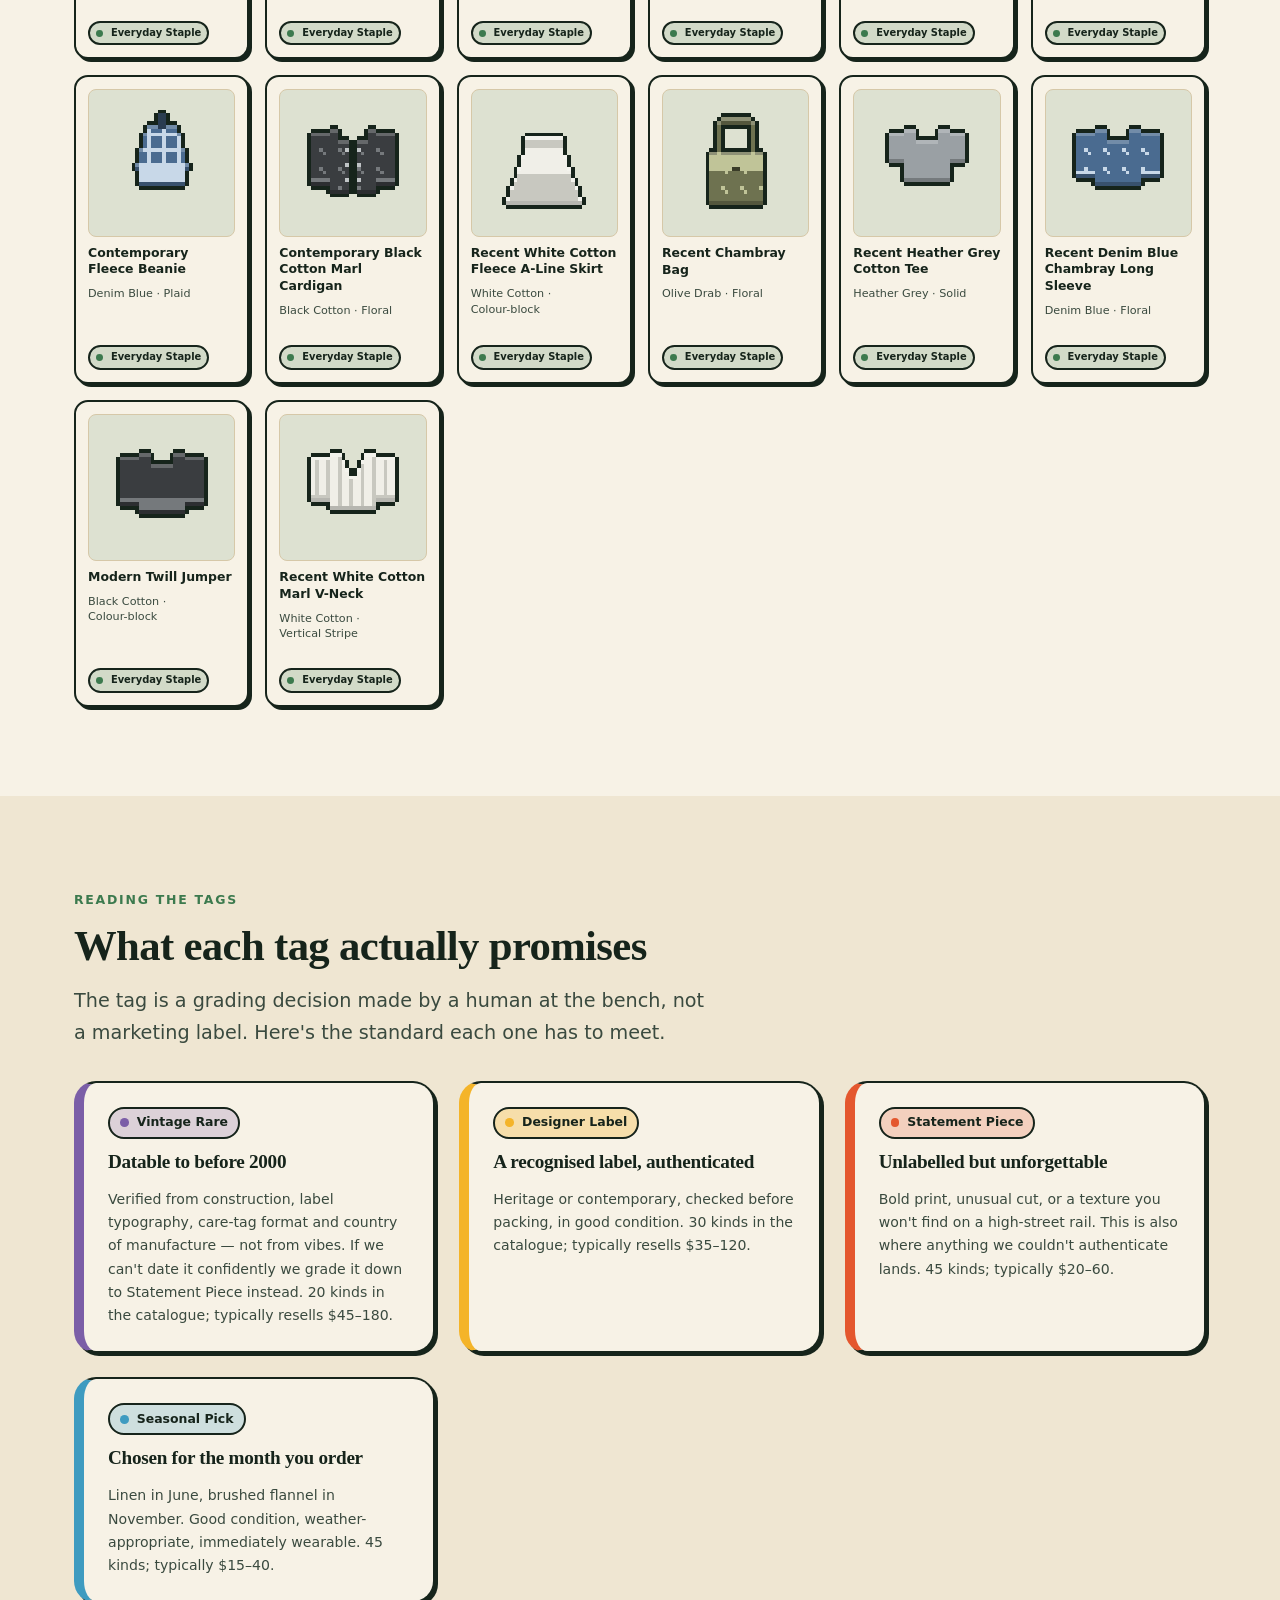
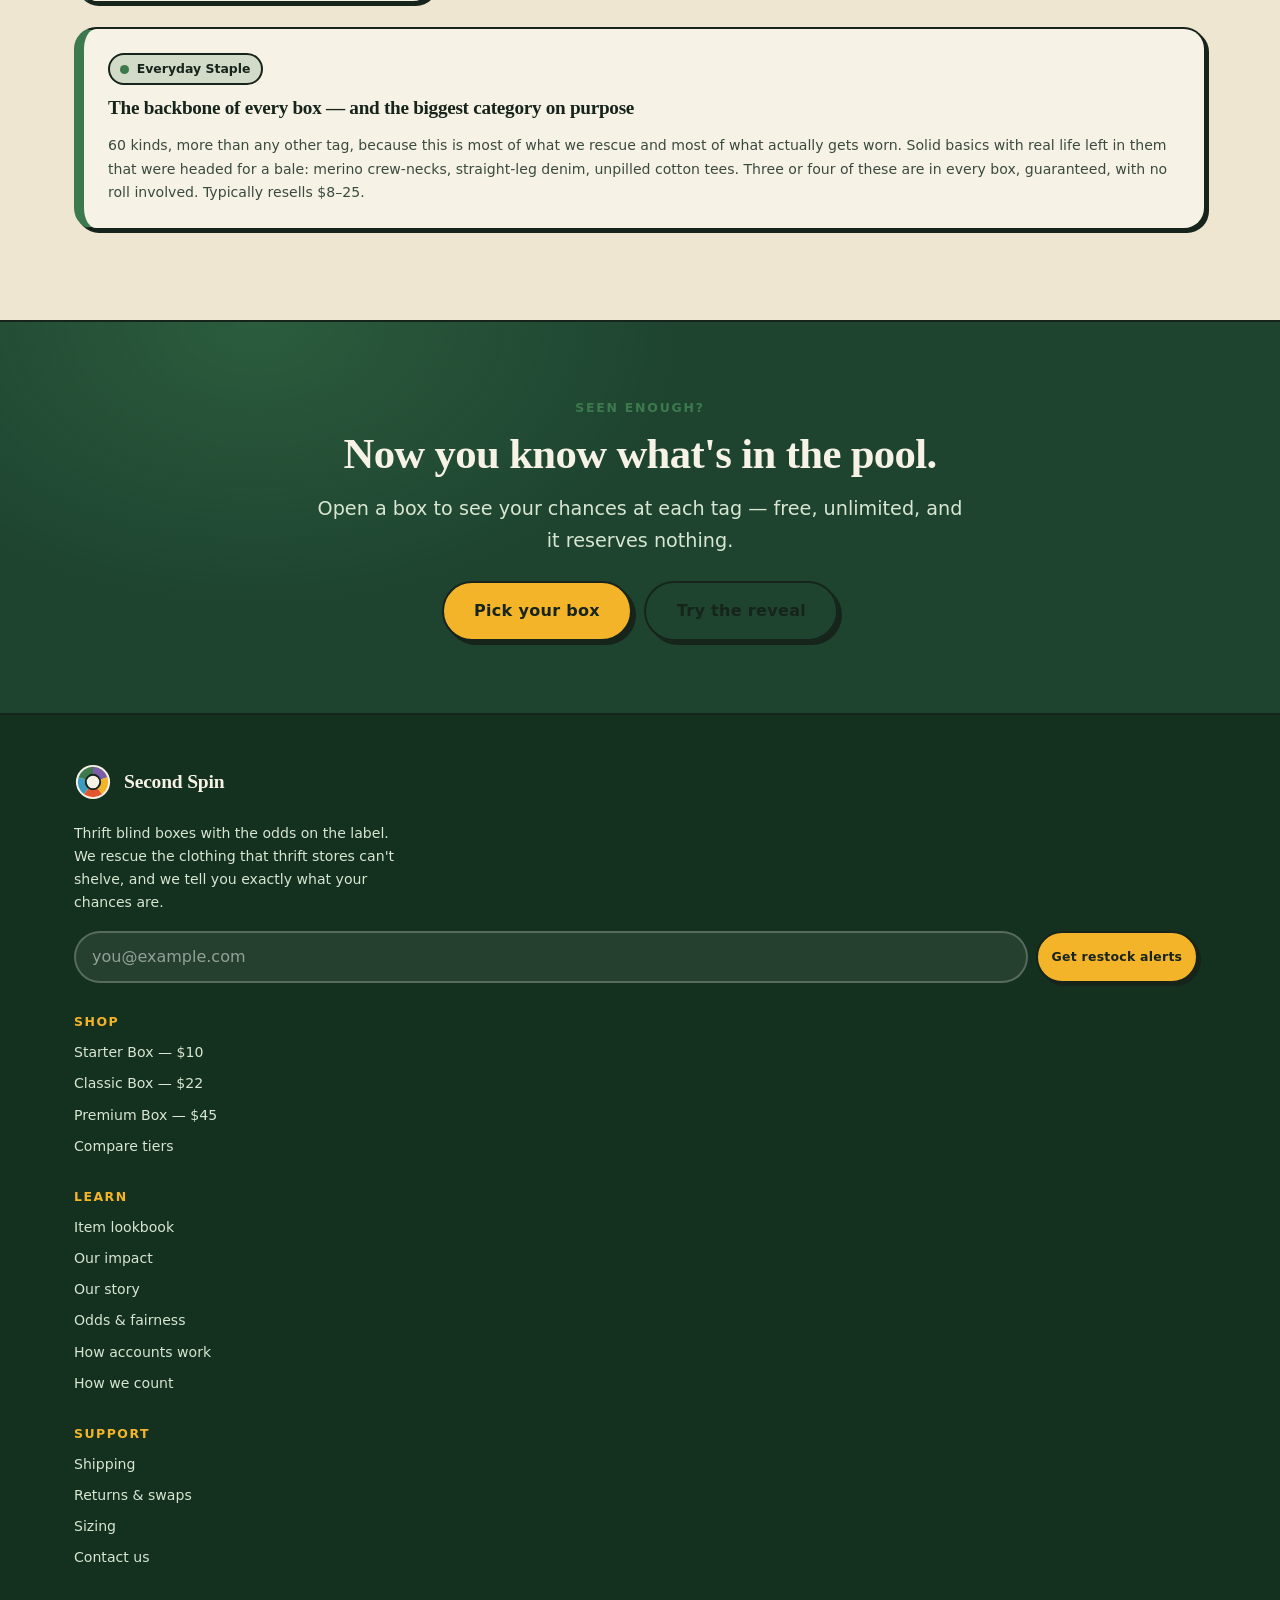
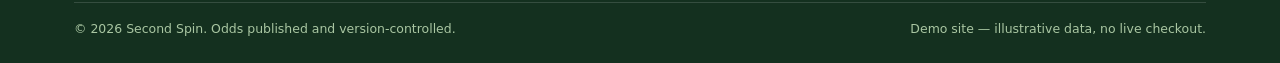
<file: lookbook.html>
<!DOCTYPE html>
<html lang="en">
<head>
<meta charset="utf-8">
<meta name="viewport" content="width=device-width, initial-scale=1">
<title>Item lookbook — 200 garment types by tag | Second Spin</title>
<meta name="description" content="Browse every kind of garment in our catalogue, grouped by rarity tag, so you can see what Vintage Rare, Designer Label, Statement Piece, Seasonal Pick and Everyday Staple actually mean.">
<meta name="theme-color" content="#1e4430">
<link rel="icon" href="data:image/svg+xml,%3Csvg xmlns='http://www.w3.org/2000/svg' viewBox='0 0 40 40'%3E%3Ccircle cx='20' cy='20' r='19' fill='%231e4430'/%3E%3Cpath d='M20 20 L20 5 A15 15 0 0 1 34.3 15.4 Z' fill='%23f4b429'/%3E%3Cpath d='M20 20 L34.3 15.4 A15 15 0 0 1 20 35 Z' fill='%23e4572e'/%3E%3Cpath d='M20 20 L20 35 A15 15 0 0 1 5.7 15.4 Z' fill='%233e9bc0'/%3E%3C/svg%3E">
<link rel="stylesheet" href="assets/css/styles.css">
<link rel="stylesheet" href="assets/css/pages.css">
</head>
<body>

<a class="skip-link" href="#main">Skip to content</a>

<!-- ============================ HEADER ============================ -->
<header class="site-header">
  <div class="container site-header__inner">
    <a class="brand" href="index.html">
      <svg class="brand__mark" viewBox="0 0 40 40" aria-hidden="true">
        <circle cx="20" cy="20" r="18" fill="#16241b"/>
        <path d="M20 20 L20 4 A16 16 0 0 1 35.2 15.1 Z" fill="#7b5ea7"/>
        <path d="M20 20 L35.2 15.1 A16 16 0 0 1 29.4 32.9 Z" fill="#f4b429"/>
        <path d="M20 20 L29.4 32.9 A16 16 0 0 1 10.6 32.9 Z" fill="#e4572e"/>
        <path d="M20 20 L10.6 32.9 A16 16 0 0 1 4.8 15.1 Z" fill="#3e9bc0"/>
        <path d="M20 20 L4.8 15.1 A16 16 0 0 1 20 4 Z" fill="#3c7a4e"/>
        <circle cx="20" cy="20" r="7.6" fill="#f7f2e6" stroke="#16241b" stroke-width="2"/>
        <path d="M16.8 23c0-3.3 2.2-5.7 6.8-6.1.4 4.5-2.1 6.5-5.3 6.5h-1.5z" fill="#3c7a4e"/>
      </svg>
      <span>Second Spin</span>
    </a>

    <nav class="nav" id="site-nav" data-nav aria-label="Main">
      <ul class="nav__list">
        <li><a class="nav__link" href="shop.html">Shop boxes</a></li>
        <li><a class="nav__link" href="lookbook.html" aria-current="page">Lookbook</a></li>
        <li><a class="nav__link" href="impact.html">Our impact</a></li>
        <li><a class="nav__link" href="about.html">Our story</a></li>
        <li><a class="nav__link" href="faq.html">FAQ</a></li>
        <li><a class="nav__link" href="account.html">My vault</a></li>
      </ul>
    </nav>

    <div class="header-actions">
      <button class="btn btn--ghost btn--sm cart-btn" type="button" data-cart-open aria-label="Open your box bag">
        <span data-icon="cart" style="width:20px;display:block"></span>
        <span class="cart-btn__count" data-cart-count>0</span>
      </button>
      <span data-account-chip></span>
      <a class="btn btn--sun btn--sm header-cta" href="shop.html">Shop boxes</a>
      <button class="btn btn--ghost btn--sm nav-toggle" type="button" data-nav-toggle
              aria-expanded="false" aria-controls="site-nav" aria-label="Toggle menu"></button>
    </div>
  </div>
</header>

<main id="main">

  <!-- ============================ PAGE HEAD ============================ -->
  <section class="page-head">
    <div class="container">
      <p class="eyebrow">The lookbook</p>
      <h1>200 real garment types, sorted by tag</h1>
      <p class="lead">
        "Vintage Rare" and "Everyday Staple" are meaningless until you can see them. So here
        is the whole catalogue &mdash; every kind of piece we stock, grouped by the tag it
        carries, so you know what each outcome on the reel actually puts in your box.
      </p>
      <div class="cluster" style="margin-top:var(--sp-5)">
        <a class="btn btn--sm btn--berry" href="shop.html">Shop the boxes</a>
        <a class="btn btn--sm btn--ghost" href="faq.html#odds">See the odds</a>
      </div>
    </div>
  </section>

  <section class="section">
    <div class="container">

      <!-- The one thing people will misread, addressed up front -->
      <div class="breadth-note">
        <span data-icon="warning"></span>
        <span>
          <b>These counts are catalogue breadth, not your chances.</b>
          We stock 60 kinds of Everyday Staple and 20 kinds of Vintage Rare &mdash; that's how
          many <em>different</em> items exist in each tag, not how likely you are to get one.
          Your actual chances are the published odds: 8% Vintage Rare on a Classic Box feature
          slot, for example. Breadth and probability are different numbers and we're not going
          to let one imply the other.
          <a href="faq.html#odds">The real odds table</a>
        </span>
      </div>

      <div class="filter-bar">
        <div class="filter-bar__group" data-filter-rarity role="group" aria-label="Filter by rarity tag">
          <span class="filter-bar__label">Tag</span>
        </div>
        <div class="filter-bar__group" data-filter-category role="group" aria-label="Filter by garment category"
             style="width:100%;border-top:1px dashed var(--paper-line);padding-top:var(--sp-3);margin-top:var(--sp-1)">
          <span class="filter-bar__label">Type</span>
        </div>
      </div>

      <p class="muted" style="margin-bottom:var(--sp-4)">
        Showing <b data-lookbook-count>200 items</b>.
        Illustrations are pixel art, not photographs &mdash; every box is packed from
        one-of-a-kind secondhand stock, so we can't photograph a garment you might receive
        before we've found it. These show the <em>kind</em> of piece each tag means.
      </p>

      <div class="item-grid" data-lookbook-grid>
        <noscript>
          <p class="lookbook-empty">
            The lookbook grid needs JavaScript to filter 200 items. The full odds table is
            available without it on the <a href="faq.html#odds">FAQ page</a>, and the garment
            sprites live in <code>assets/items/</code>.
          </p>
        </noscript>
      </div>
    </div>
  </section>

  <!-- ======================= WHAT THE TAGS MEAN ======================= -->
  <section class="section section--paper2" aria-labelledby="tags-title">
    <div class="container">
      <div class="section-head">
        <p class="eyebrow">Reading the tags</p>
        <h2 id="tags-title">What each tag actually promises</h2>
        <p class="lead">
          The tag is a grading decision made by a human at the bench, not a marketing label.
          Here's the standard each one has to meet.
        </p>
      </div>

      <div class="grid grid--2">
        <div class="card" style="border-left:10px solid var(--r-rare)">
          <span class="chip" data-rarity="rare"><span class="dot" data-rarity="rare"></span>Vintage Rare</span>
          <h3 style="font-size:var(--t-md);margin-top:var(--sp-3)">Datable to before 2000</h3>
          <p class="muted" style="margin:0">
            Verified from construction, label typography, care-tag format and country of
            manufacture &mdash; not from vibes. If we can't date it confidently we grade it down
            to Statement Piece instead. 20 kinds in the catalogue; typically resells $45&ndash;180.
          </p>
        </div>
        <div class="card" style="border-left:10px solid var(--r-designer)">
          <span class="chip" data-rarity="designer"><span class="dot" data-rarity="designer"></span>Designer Label</span>
          <h3 style="font-size:var(--t-md);margin-top:var(--sp-3)">A recognised label, authenticated</h3>
          <p class="muted" style="margin:0">
            Heritage or contemporary, checked before packing, in good condition. 30 kinds in the
            catalogue; typically resells $35&ndash;120.
          </p>
        </div>
        <div class="card" style="border-left:10px solid var(--r-statement)">
          <span class="chip" data-rarity="statement"><span class="dot" data-rarity="statement"></span>Statement Piece</span>
          <h3 style="font-size:var(--t-md);margin-top:var(--sp-3)">Unlabelled but unforgettable</h3>
          <p class="muted" style="margin:0">
            Bold print, unusual cut, or a texture you won't find on a high-street rail. This is
            also where anything we couldn't authenticate lands. 45 kinds; typically $20&ndash;60.
          </p>
        </div>
        <div class="card" style="border-left:10px solid var(--r-seasonal)">
          <span class="chip" data-rarity="seasonal"><span class="dot" data-rarity="seasonal"></span>Seasonal Pick</span>
          <h3 style="font-size:var(--t-md);margin-top:var(--sp-3)">Chosen for the month you order</h3>
          <p class="muted" style="margin:0">
            Linen in June, brushed flannel in November. Good condition, weather-appropriate,
            immediately wearable. 45 kinds; typically $15&ndash;40.
          </p>
        </div>
        <div class="card" style="border-left:10px solid var(--r-everyday);grid-column:1/-1">
          <span class="chip" data-rarity="everyday"><span class="dot" data-rarity="everyday"></span>Everyday Staple</span>
          <h3 style="font-size:var(--t-md);margin-top:var(--sp-3)">The backbone of every box &mdash; and the biggest category on purpose</h3>
          <p class="muted" style="margin:0">
            60 kinds, more than any other tag, because this is most of what we rescue and most of
            what actually gets worn. Solid basics with real life left in them that were headed for
            a bale: merino crew-necks, straight-leg denim, unpilled cotton tees. Three or four of
            these are in every box, guaranteed, with no roll involved. Typically resells $8&ndash;25.
          </p>
        </div>
      </div>
    </div>
  </section>

  <!-- ============================= CTA BAND ============================= -->
  <section class="cta-band">
    <div class="container container--narrow">
      <p class="eyebrow">Seen enough?</p>
      <h2>Now you know what's in the pool.</h2>
      <p class="lead">
        Open a box to see your chances at each tag &mdash; free, unlimited, and it reserves
        nothing.
      </p>
      <div class="cluster">
        <a class="btn btn--lg btn--sun" href="shop.html">Pick your box</a>
        <a class="btn btn--lg btn--ghost" href="box.html">Try the reveal</a>
      </div>
    </div>
  </section>

</main>

<!-- ============================== FOOTER ============================== -->
<footer class="site-footer">
  <div class="container">
    <div class="footer-grid">
      <div>
        <a class="brand" href="index.html">
          <svg class="brand__mark" viewBox="0 0 40 40" aria-hidden="true">
            <circle cx="20" cy="20" r="18" fill="#f7f2e6"/>
            <path d="M20 20 L20 4 A16 16 0 0 1 35.2 15.1 Z" fill="#7b5ea7"/>
            <path d="M20 20 L35.2 15.1 A16 16 0 0 1 29.4 32.9 Z" fill="#f4b429"/>
            <path d="M20 20 L29.4 32.9 A16 16 0 0 1 10.6 32.9 Z" fill="#e4572e"/>
            <path d="M20 20 L10.6 32.9 A16 16 0 0 1 4.8 15.1 Z" fill="#3e9bc0"/>
            <path d="M20 20 L4.8 15.1 A16 16 0 0 1 20 4 Z" fill="#3c7a4e"/>
            <circle cx="20" cy="20" r="7.6" fill="#f7f2e6" stroke="#16241b" stroke-width="2"/>
          </svg>
          <span>Second Spin</span>
        </a>
        <p class="footer-tagline">
          Thrift blind boxes with the odds on the label. We rescue the clothing that thrift
          stores can't shelve, and we tell you exactly what your chances are.
        </p>
        <form class="newsletter" data-newsletter novalidate>
          <label class="visually-hidden" for="nl-email">Email address</label>
          <input id="nl-email" type="email" placeholder="you@example.com" autocomplete="email" required>
          <button class="btn btn--sun btn--sm" type="submit">Get restock alerts</button>
          <p class="form-msg" data-form-msg role="status"></p>
        </form>
      </div>

      <div>
        <h4>Shop</h4>
        <ul class="footer-list">
          <li><a href="box.html?tier=starter">Starter Box &mdash; $10</a></li>
          <li><a href="box.html?tier=classic">Classic Box &mdash; $22</a></li>
          <li><a href="box.html?tier=premium">Premium Box &mdash; $45</a></li>
          <li><a href="shop.html">Compare tiers</a></li>
        </ul>
      </div>

      <div>
        <h4>Learn</h4>
        <ul class="footer-list">
          <li><a href="lookbook.html">Item lookbook</a></li>
          <li><a href="impact.html">Our impact</a></li>
          <li><a href="about.html">Our story</a></li>
          <li><a href="faq.html#odds">Odds &amp; fairness</a></li>
          <li><a href="faq.html#accounts">How accounts work</a></li>
          <li><a href="impact.html#receipts">How we count</a></li>
        </ul>
      </div>

      <div>
        <h4>Support</h4>
        <ul class="footer-list">
          <li><a href="faq.html#shipping">Shipping</a></li>
          <li><a href="faq.html#returns">Returns &amp; swaps</a></li>
          <li><a href="faq.html#sizing">Sizing</a></li>
          <li><a href="about.html#contact">Contact us</a></li>
        </ul>
      </div>
    </div>

    <div class="footer-bottom">
      <p style="margin:0">&copy; <span data-year>2026</span> Second Spin. Odds published and version-controlled.</p>
      <p style="margin:0">Demo site &mdash; illustrative data, no live checkout.</p>
    </div>
  </div>
</footer>

<!-- ============================ CART DRAWER ============================ -->
<div class="drawer" data-cart-drawer role="dialog" aria-modal="true" aria-label="Your box bag">
  <div class="drawer__scrim" data-cart-scrim></div>
  <div class="drawer__panel">
    <div class="drawer__head">
      <h3 style="margin:0;font-size:var(--t-md)">Your box bag</h3>
      <button class="modal__close" type="button" data-cart-close aria-label="Close bag" data-icon="close"></button>
    </div>
    <div class="drawer__body" data-cart-body></div>
    <div class="drawer__foot" data-cart-foot hidden>
      <div class="cart-credit" data-cart-credit hidden></div>
      <div class="cart-total">
        <span>Clothing rescued <b data-cart-lbs>0 lbs</b></span>
        <strong data-cart-total>$0</strong>
      </div>
      <button class="btn btn--berry btn--block" type="button" data-checkout>Checkout</button>
      <p class="form-msg" data-checkout-msg role="status"></p>
    </div>
  </div>
</div>

<script src="assets/js/site-data.js"></script>
<script src="assets/js/bus.js"></script>
<script src="assets/js/account.js"></script>
<script src="assets/js/app.js"></script>
<script src="assets/js/item-catalog.js"></script>
<script src="assets/js/lookbook.js"></script>
<script src="assets/js/account-ui.js"></script>
</body>
</html>
</file>
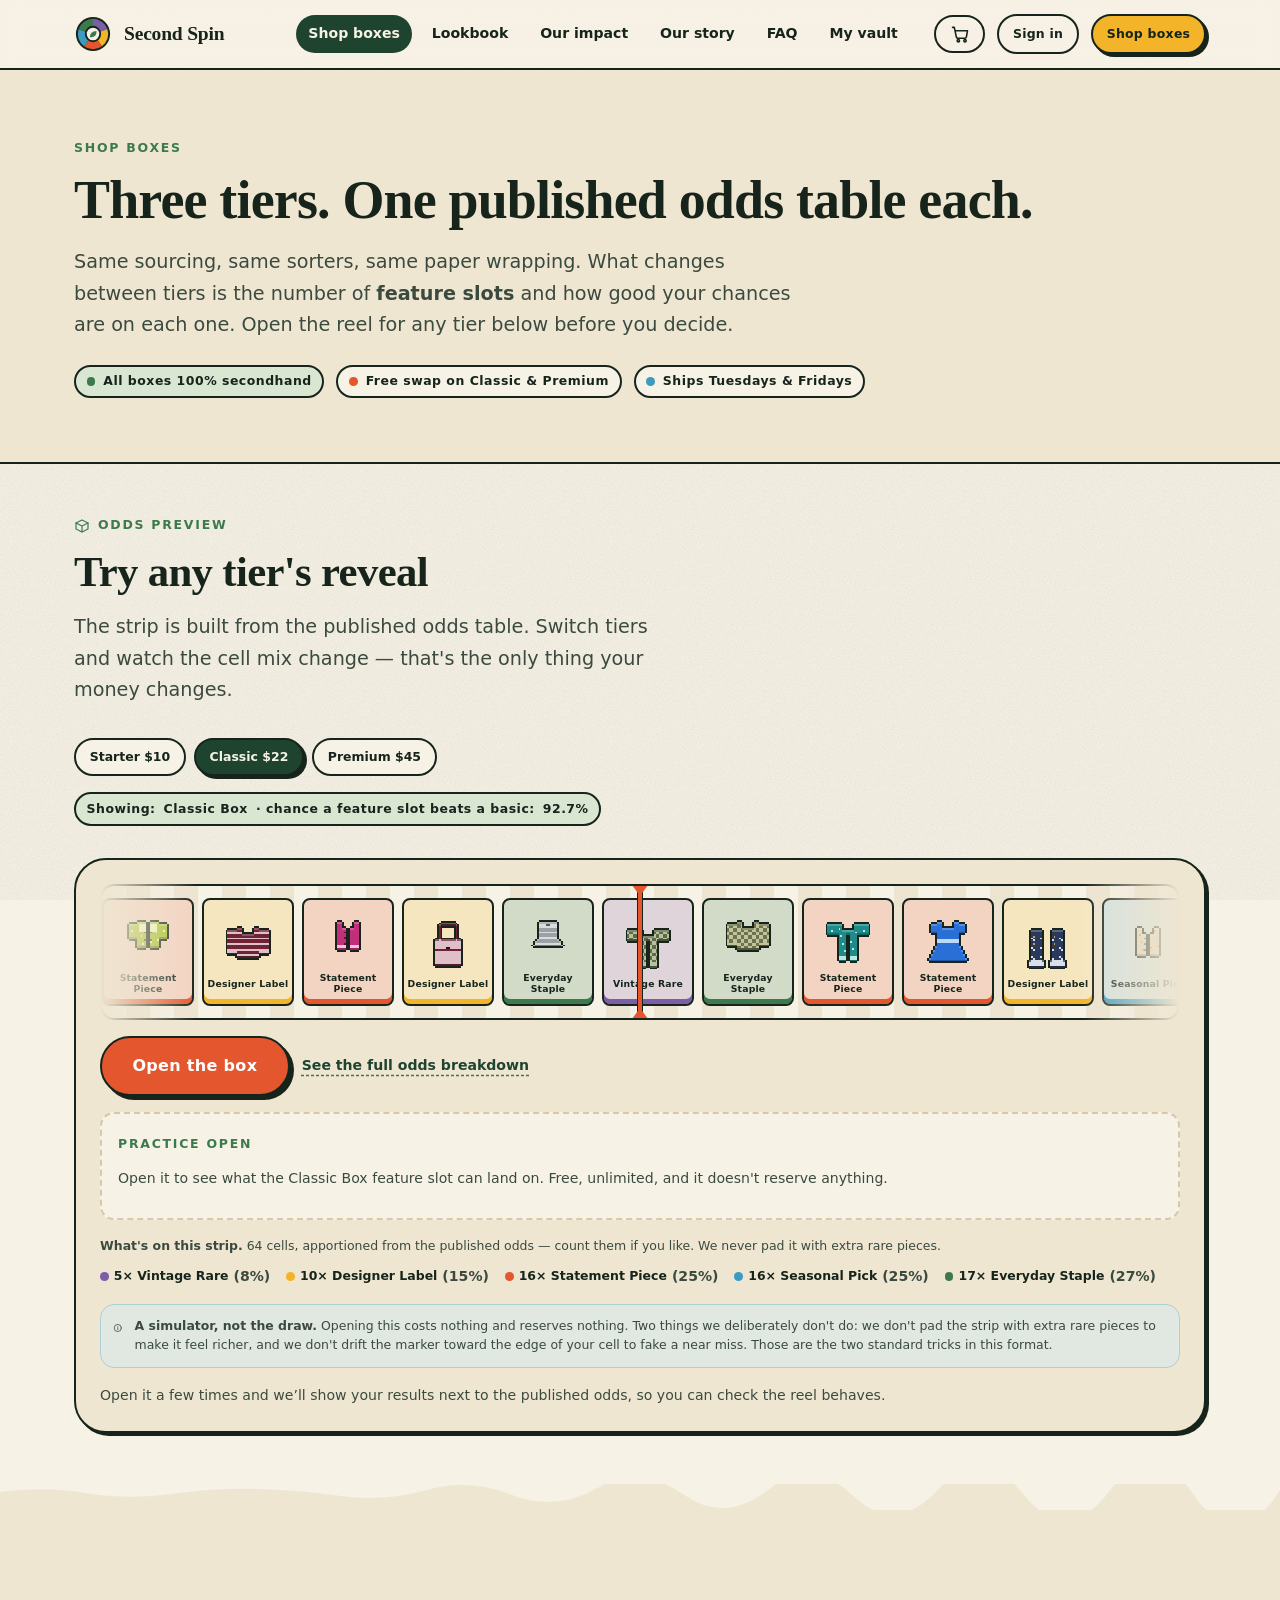
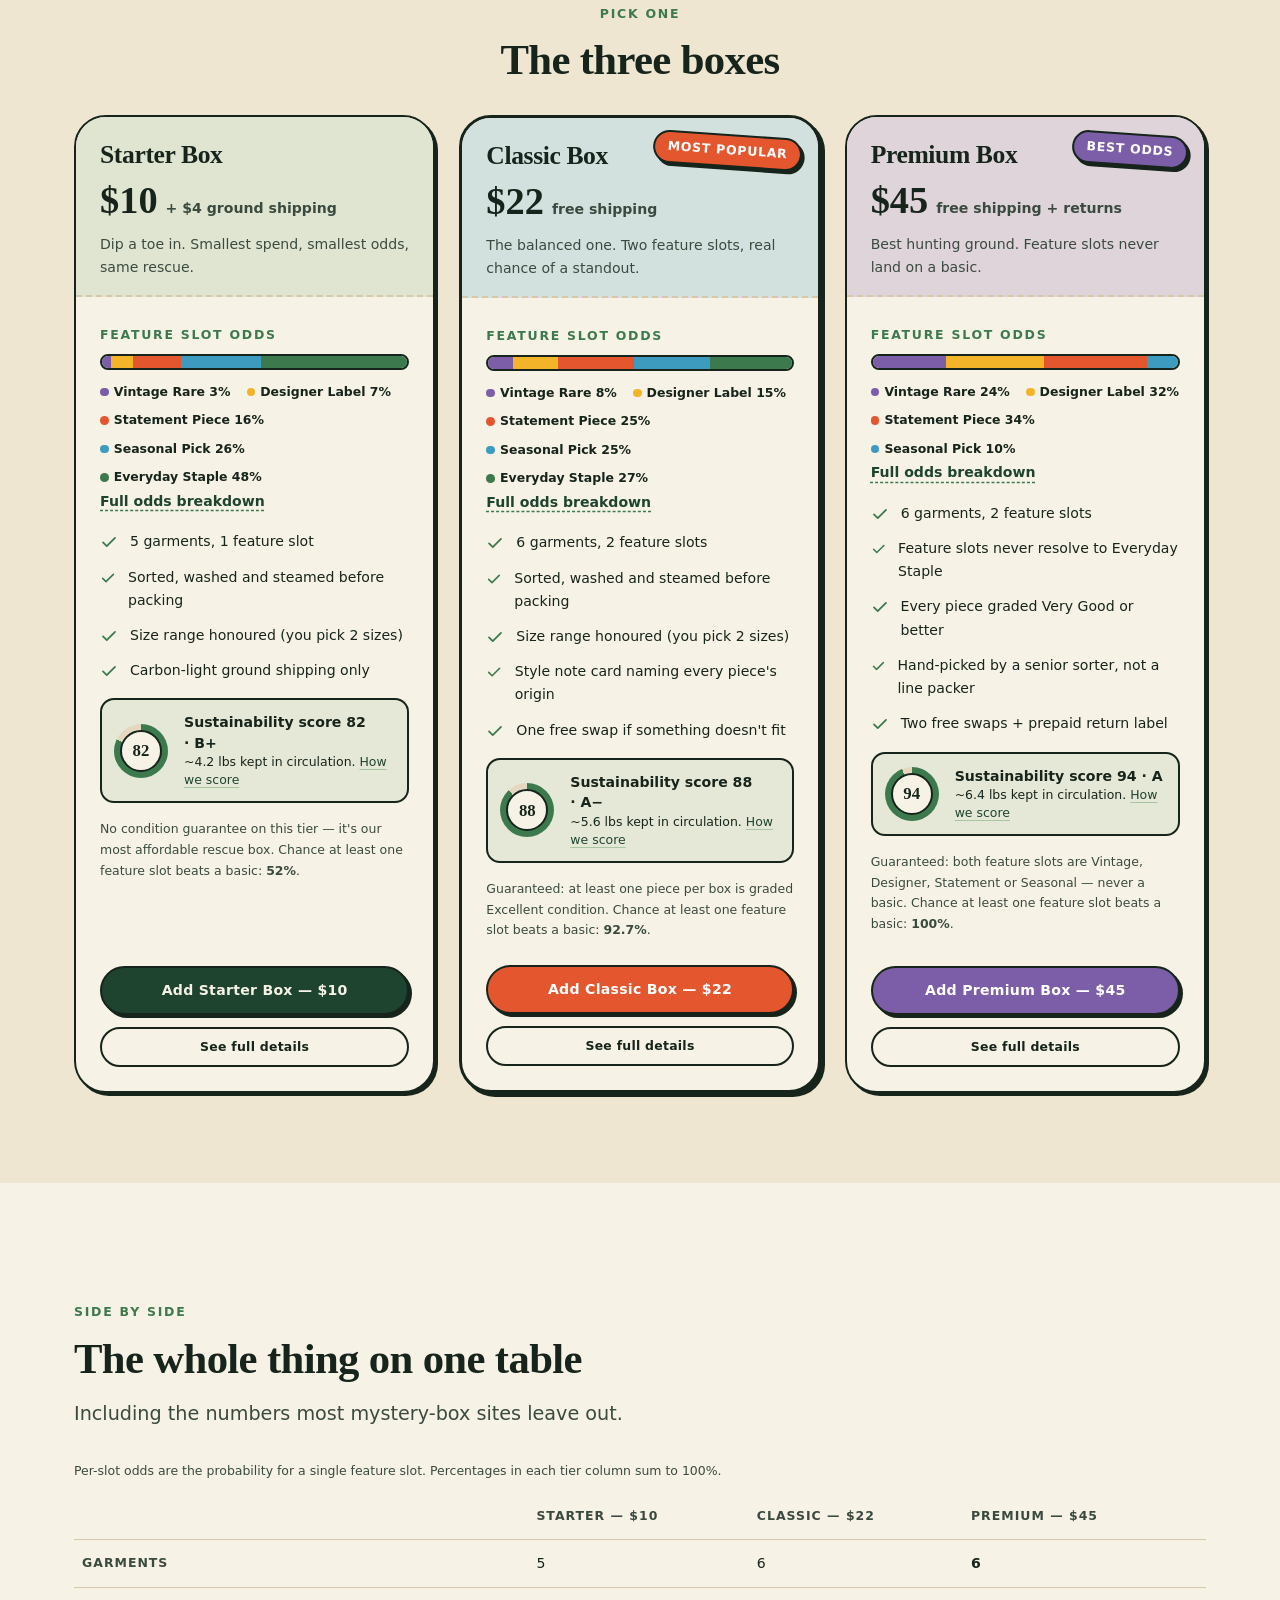
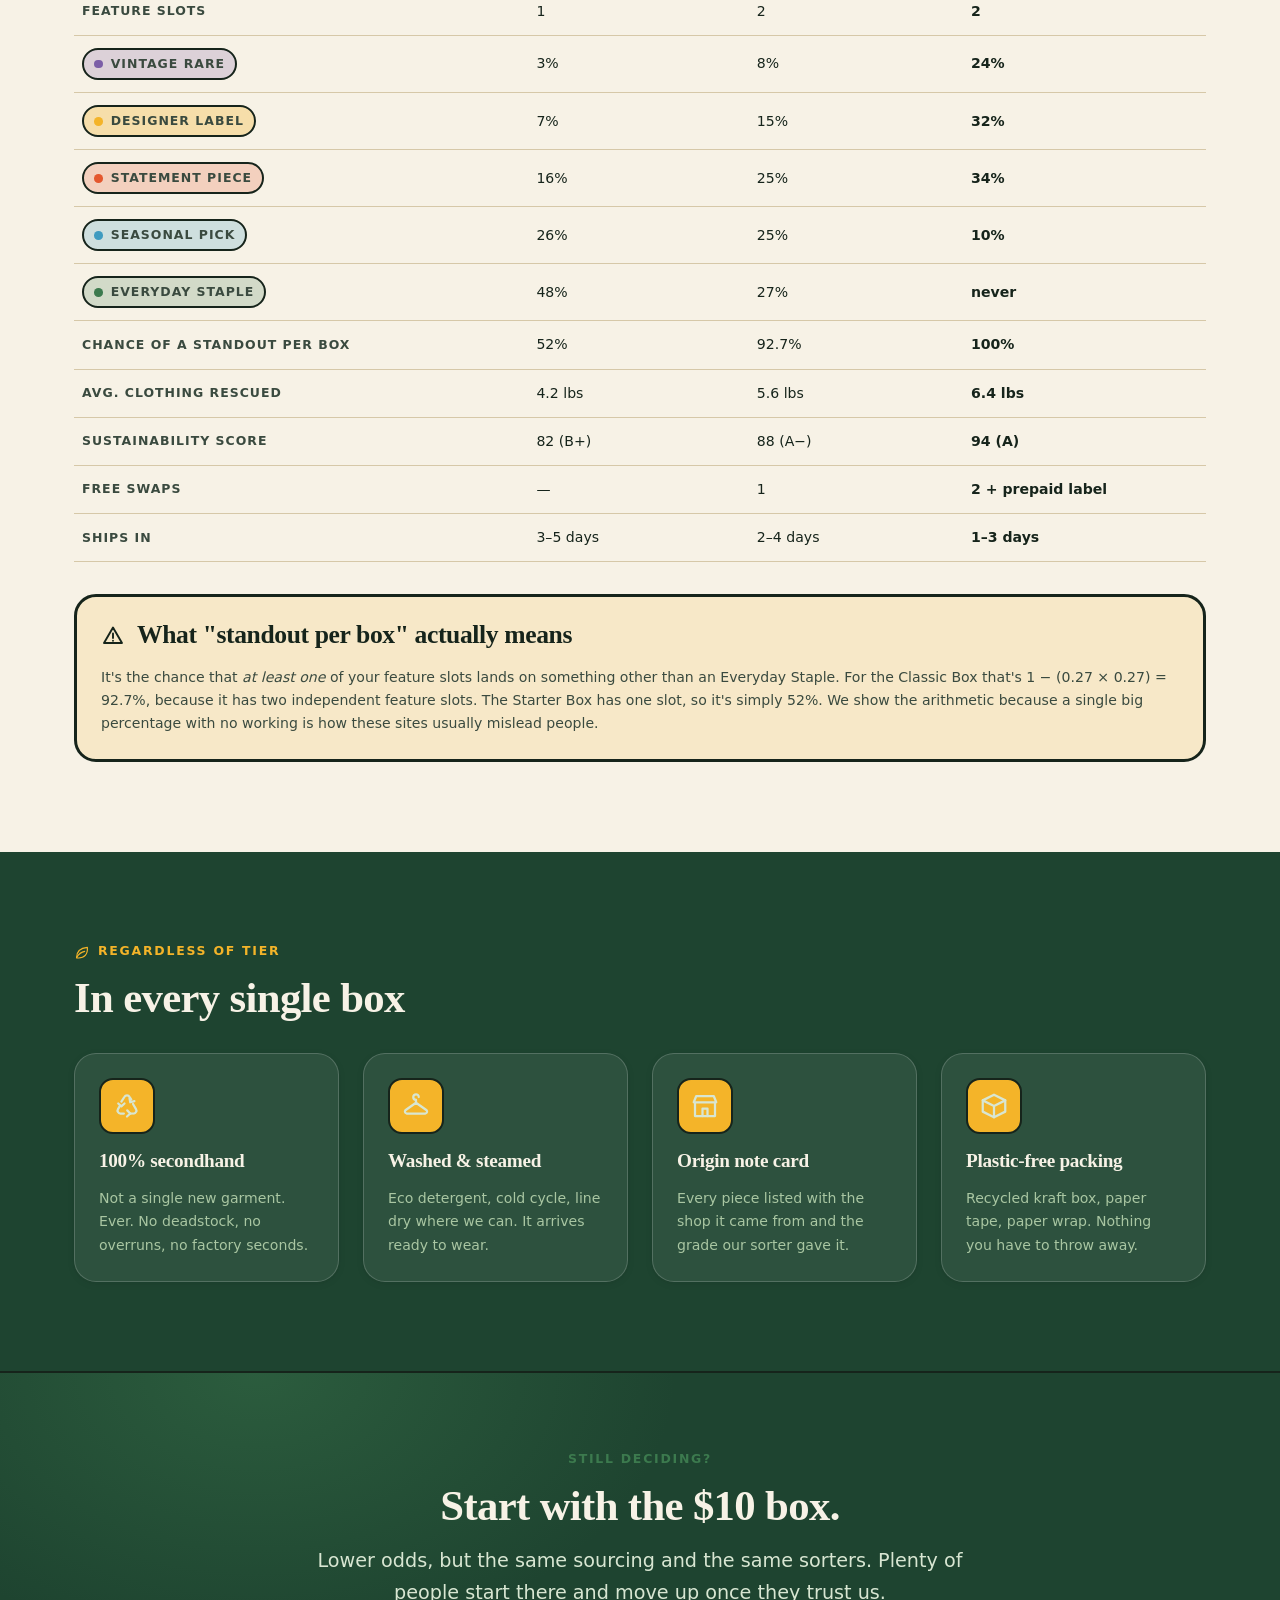
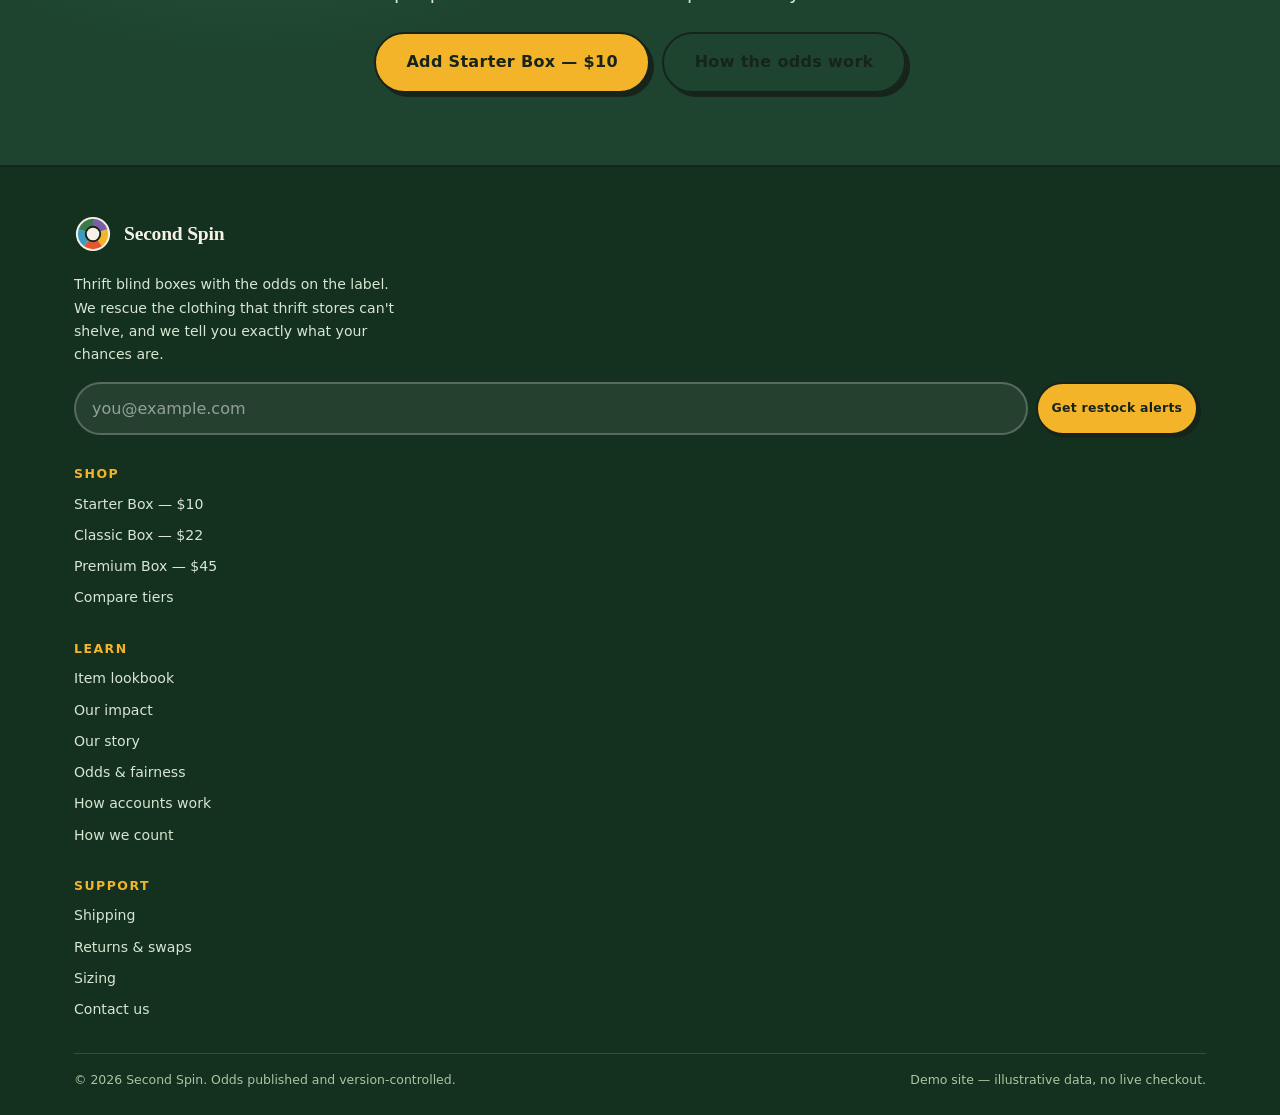
<file: shop.html>
<!DOCTYPE html>
<html lang="en">
<head>
<meta charset="utf-8">
<meta name="viewport" content="width=device-width, initial-scale=1">
<title>Shop thrift blind boxes — Starter, Classic & Premium | Second Spin</title>
<meta name="description" content="Three tiers of rescued secondhand clothing boxes, each with a published odds table drawn to scale. Starter $10, Classic $22, Premium $45.">
<meta name="theme-color" content="#1e4430">
<link rel="icon" href="data:image/svg+xml,%3Csvg xmlns='http://www.w3.org/2000/svg' viewBox='0 0 40 40'%3E%3Ccircle cx='20' cy='20' r='19' fill='%231e4430'/%3E%3Cpath d='M20 20 L20 5 A15 15 0 0 1 34.3 15.4 Z' fill='%23f4b429'/%3E%3Cpath d='M20 20 L34.3 15.4 A15 15 0 0 1 20 35 Z' fill='%23e4572e'/%3E%3Cpath d='M20 20 L20 35 A15 15 0 0 1 5.7 15.4 Z' fill='%233e9bc0'/%3E%3C/svg%3E">
<link rel="stylesheet" href="assets/css/styles.css">
<link rel="stylesheet" href="assets/css/pages.css">
</head>
<body>

<a class="skip-link" href="#main">Skip to content</a>

<!-- ============================ HEADER ============================ -->
<header class="site-header">
  <div class="container site-header__inner">
    <a class="brand" href="index.html">
      <svg class="brand__mark" viewBox="0 0 40 40" aria-hidden="true">
        <circle cx="20" cy="20" r="18" fill="#16241b"/>
        <path d="M20 20 L20 4 A16 16 0 0 1 35.2 15.1 Z" fill="#7b5ea7"/>
        <path d="M20 20 L35.2 15.1 A16 16 0 0 1 29.4 32.9 Z" fill="#f4b429"/>
        <path d="M20 20 L29.4 32.9 A16 16 0 0 1 10.6 32.9 Z" fill="#e4572e"/>
        <path d="M20 20 L10.6 32.9 A16 16 0 0 1 4.8 15.1 Z" fill="#3e9bc0"/>
        <path d="M20 20 L4.8 15.1 A16 16 0 0 1 20 4 Z" fill="#3c7a4e"/>
        <circle cx="20" cy="20" r="7.6" fill="#f7f2e6" stroke="#16241b" stroke-width="2"/>
        <path d="M16.8 23c0-3.3 2.2-5.7 6.8-6.1.4 4.5-2.1 6.5-5.3 6.5h-1.5z" fill="#3c7a4e"/>
      </svg>
      <span>Second Spin</span>
    </a>

    <nav class="nav" id="site-nav" data-nav aria-label="Main">
      <ul class="nav__list">
        <li><a class="nav__link" href="shop.html" aria-current="page">Shop boxes</a></li>
        <li><a class="nav__link" href="lookbook.html">Lookbook</a></li>
        <li><a class="nav__link" href="impact.html">Our impact</a></li>
        <li><a class="nav__link" href="about.html">Our story</a></li>
        <li><a class="nav__link" href="faq.html">FAQ</a></li>
        <li><a class="nav__link" href="account.html">My vault</a></li>
      </ul>
    </nav>

    <div class="header-actions">
      <button class="btn btn--ghost btn--sm cart-btn" type="button" data-cart-open aria-label="Open your box bag">
        <span data-icon="cart" style="width:20px;display:block"></span>
        <span class="cart-btn__count" data-cart-count>0</span>
      </button>
      <span data-account-chip></span>
      <a class="btn btn--sun btn--sm header-cta" href="shop.html">Shop boxes</a>
      <button class="btn btn--ghost btn--sm nav-toggle" type="button" data-nav-toggle
              aria-expanded="false" aria-controls="site-nav" aria-label="Toggle menu"></button>
    </div>
  </div>
</header>

<main id="main">

  <!-- ============================ PAGE HEAD ============================ -->
  <section class="page-head">
    <div class="container">
      <p class="eyebrow">Shop boxes</p>
      <h1>Three tiers. One published odds table each.</h1>
      <p class="lead">
        Same sourcing, same sorters, same paper wrapping. What changes between tiers is the
        number of <b>feature slots</b> and how good your chances are on each one. Open the reel
        for any tier below before you decide.
      </p>
      <div class="cluster" style="margin-top:var(--sp-5)">
        <span class="pill pill--sage"><span class="dot" style="background:var(--moss)"></span> All boxes 100% secondhand</span>
        <span class="pill"><span class="dot" style="background:var(--berry)"></span> Free swap on Classic &amp; Premium</span>
        <span class="pill"><span class="dot" style="background:var(--sky)"></span> Ships Tuesdays &amp; Fridays</span>
      </div>
    </div>
  </section>

  <!-- ========================= WHEEL + TIER SWITCH ========================= -->
  <section class="section section--tight" aria-labelledby="preview-title">
    <div class="container">
      <div class="section-head">
        <p class="eyebrow"><span data-icon="box" style="width:16px"></span> Odds preview</p>
        <h2 id="preview-title">Try any tier's reveal</h2>
        <p class="lead">
          The strip is built from the published odds table. Switch tiers and watch the cell
          mix change &mdash; that's the only thing your money changes.
        </p>
      </div>

      <div class="stack">
          <div class="tier-switch" data-tier-switch role="group" aria-label="Choose a tier to preview">
            <button class="tier-switch__btn" type="button" data-tier-value="starter" aria-pressed="false">Starter $10</button>
            <button class="tier-switch__btn" type="button" data-tier-value="classic" aria-pressed="true">Classic $22</button>
            <button class="tier-switch__btn" type="button" data-tier-value="premium" aria-pressed="false">Premium $45</button>
          </div>
          <p class="pill pill--sage">Showing: <b data-tier-bind="name">Classic Box</b> &middot;
            chance a feature slot beats a basic: <b data-tier-bind="standout">92.7%</b></p>

          <div class="reel" data-reel-scope data-reel-tier="classic">
          <div class="reel__viewport" data-reel-viewport>
            <div class="reel__track" data-reel-track></div>
            <div class="reel__marker" data-reel-marker aria-hidden="true"></div>
            <div class="confetti" data-confetti aria-hidden="true"></div>
          </div>

          <div class="reel__controls">
            <button class="btn btn--berry btn--lg" type="button" data-reel-open>Open the box</button>
            <button class="link-btn" type="button" data-odds-modal="classic" data-product-odds>See the full odds breakdown</button>
          </div>

          <div class="reel__result" data-reel-result role="status"></div>
          <div class="reel__composition" data-reel-composition></div>

          <p class="sim-note" style="margin-top:var(--sp-4)">
            <span data-icon="info"></span>
            <span>
              <b>A simulator, not the draw.</b> Opening this costs nothing and reserves
              nothing. Two things we deliberately don't do: we don't pad the strip with
              extra rare pieces to make it feel richer, and we don't drift the marker
              toward the edge of your cell to fake a near miss. Those are the two
              standard tricks in this format.
            </span>
          </p>
          <div data-reel-tally style="margin-top:var(--sp-4)"></div>
        </div>
        </div>
    </div>
  </section>

  <div class="edge-torn" style="background:var(--paper-2)"></div>

  <!-- ============================ TIER CARDS ============================ -->
  <section class="section section--paper2" aria-labelledby="tier-cards-title">
    <div class="container">
      <div class="section-head center">
        <p class="eyebrow">Pick one</p>
        <h2 id="tier-cards-title">The three boxes</h2>
      </div>

      <div class="tiers">

        <!-- STARTER -->
        <article class="tier reveal" data-tier-widgets="starter">
          <div class="tier__top tier__top--starter">
            <h3 class="tier__name">Starter Box</h3>
            <div class="tier__price"><b>$10</b><span>+ $4 ground shipping</span></div>
            <p class="tier__tagline">Dip a toe in. Smallest spend, smallest odds, same rescue.</p>
          </div>

          <div class="tier__body">
            <div>
              <p class="eyebrow" style="margin-bottom:var(--sp-2)">Feature slot odds</p>
              <div class="odds-bar" data-odds-bar></div>
              <div class="odds-legend" data-odds-legend style="margin-top:var(--sp-3)"></div>
              <p class="muted" style="margin-top:var(--sp-3);font-size:var(--t-xs)" data-odds-text>
                Vintage Rare 3% · Designer Label 7% · Statement Piece 16% · Seasonal Pick 26% · Everyday Staple 48%
              </p>
              <button class="link-btn" type="button" data-odds-modal="starter">Full odds breakdown</button>
            </div>

            <ul class="tier__feature-list">
              <li><span data-icon="check"></span><span>5 garments, 1 feature slot</span></li>
              <li><span data-icon="check"></span><span>Sorted, washed and steamed before packing</span></li>
              <li><span data-icon="check"></span><span>Size range honoured (you pick 2 sizes)</span></li>
              <li><span data-icon="check"></span><span>Carbon-light ground shipping only</span></li>
            </ul>

            <div class="sustain">
              <div class="sustain__ring" data-sustain-ring><span class="sustain__num">82</span></div>
              <p class="sustain__text">
                <b>Sustainability score 82 &middot; B+</b>
                ~4.2 lbs kept in circulation. <a href="impact.html#score">How we score</a>
              </p>
            </div>

            <p class="muted" style="margin:0;font-size:var(--t-xs)">
              No condition guarantee on this tier &mdash; it's our most affordable rescue box.
              Chance at least one feature slot beats a basic: <b>52%</b>.
            </p>
          </div>

          <div class="tier__foot">
            <button class="btn btn--block" type="button" data-add-to-cart="starter">Add Starter Box &mdash; $10</button>
            <a class="btn btn--ghost btn--sm btn--block" href="box.html?tier=starter">See full details</a>
          </div>
        </article>

        <!-- CLASSIC -->
        <article class="tier tier--featured reveal" data-tier-widgets="classic">
          <span class="tier__ribbon">Most popular</span>
          <div class="tier__top tier__top--classic">
            <h3 class="tier__name">Classic Box</h3>
            <div class="tier__price"><b>$22</b><span>free shipping</span></div>
            <p class="tier__tagline">The balanced one. Two feature slots, real chance of a standout.</p>
          </div>

          <div class="tier__body">
            <div>
              <p class="eyebrow" style="margin-bottom:var(--sp-2)">Feature slot odds</p>
              <div class="odds-bar" data-odds-bar></div>
              <div class="odds-legend" data-odds-legend style="margin-top:var(--sp-3)"></div>
              <p class="muted" style="margin-top:var(--sp-3);font-size:var(--t-xs)" data-odds-text>
                Vintage Rare 8% · Designer Label 15% · Statement Piece 25% · Seasonal Pick 25% · Everyday Staple 27%
              </p>
              <button class="link-btn" type="button" data-odds-modal="classic">Full odds breakdown</button>
            </div>

            <ul class="tier__feature-list">
              <li><span data-icon="check"></span><span>6 garments, 2 feature slots</span></li>
              <li><span data-icon="check"></span><span>Sorted, washed and steamed before packing</span></li>
              <li><span data-icon="check"></span><span>Size range honoured (you pick 2 sizes)</span></li>
              <li><span data-icon="check"></span><span>Style note card naming every piece's origin</span></li>
              <li><span data-icon="check"></span><span>One free swap if something doesn't fit</span></li>
            </ul>

            <div class="sustain">
              <div class="sustain__ring" data-sustain-ring><span class="sustain__num">88</span></div>
              <p class="sustain__text">
                <b>Sustainability score 88 &middot; A&minus;</b>
                ~5.6 lbs kept in circulation. <a href="impact.html#score">How we score</a>
              </p>
            </div>

            <p class="muted" style="margin:0;font-size:var(--t-xs)">
              Guaranteed: at least one piece per box is graded Excellent condition.
              Chance at least one feature slot beats a basic: <b>92.7%</b>.
            </p>
          </div>

          <div class="tier__foot">
            <button class="btn btn--berry btn--block" type="button" data-add-to-cart="classic">Add Classic Box &mdash; $22</button>
            <a class="btn btn--ghost btn--sm btn--block" href="box.html?tier=classic">See full details</a>
          </div>
        </article>

        <!-- PREMIUM -->
        <article class="tier reveal" data-tier-widgets="premium">
          <span class="tier__ribbon" style="background:var(--grape)">Best odds</span>
          <div class="tier__top tier__top--premium">
            <h3 class="tier__name">Premium Box</h3>
            <div class="tier__price"><b>$45</b><span>free shipping + returns</span></div>
            <p class="tier__tagline">Best hunting ground. Feature slots never land on a basic.</p>
          </div>

          <div class="tier__body">
            <div>
              <p class="eyebrow" style="margin-bottom:var(--sp-2)">Feature slot odds</p>
              <div class="odds-bar" data-odds-bar></div>
              <div class="odds-legend" data-odds-legend style="margin-top:var(--sp-3)"></div>
              <p class="muted" style="margin-top:var(--sp-3);font-size:var(--t-xs)" data-odds-text>
                Vintage Rare 24% · Designer Label 32% · Statement Piece 34% · Seasonal Pick 10%
              </p>
              <button class="link-btn" type="button" data-odds-modal="premium">Full odds breakdown</button>
            </div>

            <ul class="tier__feature-list">
              <li><span data-icon="check"></span><span>6 garments, 2 feature slots</span></li>
              <li><span data-icon="check"></span><span>Feature slots never resolve to Everyday Staple</span></li>
              <li><span data-icon="check"></span><span>Every piece graded Very Good or better</span></li>
              <li><span data-icon="check"></span><span>Hand-picked by a senior sorter, not a line packer</span></li>
              <li><span data-icon="check"></span><span>Two free swaps + prepaid return label</span></li>
            </ul>

            <div class="sustain">
              <div class="sustain__ring" data-sustain-ring><span class="sustain__num">94</span></div>
              <p class="sustain__text">
                <b>Sustainability score 94 &middot; A</b>
                ~6.4 lbs kept in circulation. <a href="impact.html#score">How we score</a>
              </p>
            </div>

            <p class="muted" style="margin:0;font-size:var(--t-xs)">
              Guaranteed: both feature slots are Vintage, Designer, Statement or Seasonal &mdash;
              never a basic. Chance at least one feature slot beats a basic: <b>100%</b>.
            </p>
          </div>

          <div class="tier__foot">
            <button class="btn btn--block" type="button" style="background:var(--grape);color:#fff" data-add-to-cart="premium">Add Premium Box &mdash; $45</button>
            <a class="btn btn--ghost btn--sm btn--block" href="box.html?tier=premium">See full details</a>
          </div>
        </article>

      </div>
    </div>
  </section>

  <div class="edge-torn" style="background:var(--paper)"></div>

  <!-- ========================= COMPARISON TABLE ========================= -->
  <section class="section" aria-labelledby="compare-title">
    <div class="container">
      <div class="section-head">
        <p class="eyebrow">Side by side</p>
        <h2 id="compare-title">The whole thing on one table</h2>
        <p class="lead">Including the numbers most mystery-box sites leave out.</p>
      </div>

      <div style="overflow-x:auto">
        <table class="odds-table" style="min-width:640px">
          <caption>Per-slot odds are the probability for a single feature slot. Percentages in each tier column sum to 100%.</caption>
          <thead>
            <tr>
              <th scope="col">&nbsp;</th>
              <th scope="col" style="text-align:left">Starter &mdash; $10</th>
              <th scope="col" style="text-align:left">Classic &mdash; $22</th>
              <th scope="col" style="text-align:left">Premium &mdash; $45</th>
            </tr>
          </thead>
          <tbody>
            <tr><th scope="row" style="text-align:left">Garments</th><td style="text-align:left">5</td><td style="text-align:left">6</td><td style="text-align:left">6</td></tr>
            <tr><th scope="row" style="text-align:left">Feature slots</th><td style="text-align:left">1</td><td style="text-align:left">2</td><td style="text-align:left">2</td></tr>
            <tr><th scope="row" style="text-align:left"><span class="chip" data-rarity="rare"><span class="dot" data-rarity="rare"></span>Vintage Rare</span></th><td style="text-align:left">3%</td><td style="text-align:left">8%</td><td style="text-align:left">24%</td></tr>
            <tr><th scope="row" style="text-align:left"><span class="chip" data-rarity="designer"><span class="dot" data-rarity="designer"></span>Designer Label</span></th><td style="text-align:left">7%</td><td style="text-align:left">15%</td><td style="text-align:left">32%</td></tr>
            <tr><th scope="row" style="text-align:left"><span class="chip" data-rarity="statement"><span class="dot" data-rarity="statement"></span>Statement Piece</span></th><td style="text-align:left">16%</td><td style="text-align:left">25%</td><td style="text-align:left">34%</td></tr>
            <tr><th scope="row" style="text-align:left"><span class="chip" data-rarity="seasonal"><span class="dot" data-rarity="seasonal"></span>Seasonal Pick</span></th><td style="text-align:left">26%</td><td style="text-align:left">25%</td><td style="text-align:left">10%</td></tr>
            <tr><th scope="row" style="text-align:left"><span class="chip" data-rarity="everyday"><span class="dot" data-rarity="everyday"></span>Everyday Staple</span></th><td style="text-align:left">48%</td><td style="text-align:left">27%</td><td style="text-align:left">never</td></tr>
            <tr><th scope="row" style="text-align:left">Chance of a standout per box</th><td style="text-align:left">52%</td><td style="text-align:left">92.7%</td><td style="text-align:left">100%</td></tr>
            <tr><th scope="row" style="text-align:left">Avg. clothing rescued</th><td style="text-align:left">4.2 lbs</td><td style="text-align:left">5.6 lbs</td><td style="text-align:left">6.4 lbs</td></tr>
            <tr><th scope="row" style="text-align:left">Sustainability score</th><td style="text-align:left">82 (B+)</td><td style="text-align:left">88 (A&minus;)</td><td style="text-align:left">94 (A)</td></tr>
            <tr><th scope="row" style="text-align:left">Free swaps</th><td style="text-align:left">&mdash;</td><td style="text-align:left">1</td><td style="text-align:left">2 + prepaid label</td></tr>
            <tr><th scope="row" style="text-align:left">Ships in</th><td style="text-align:left">3&ndash;5 days</td><td style="text-align:left">2&ndash;4 days</td><td style="text-align:left">1&ndash;3 days</td></tr>
          </tbody>
        </table>
      </div>

      <div class="callout" style="margin-top:var(--sp-6)">
        <h3><span data-icon="warning"></span> What "standout per box" actually means</h3>
        <p class="muted" style="margin:0">
          It's the chance that <em>at least one</em> of your feature slots lands on something
          other than an Everyday Staple. For the Classic Box that's
          1 &minus; (0.27 &times; 0.27) = 92.7%, because it has two independent feature slots.
          The Starter Box has one slot, so it's simply 52%. We show the arithmetic because a
          single big percentage with no working is how these sites usually mislead people.
        </p>
      </div>
    </div>
  </section>

  <!-- ====================== IN EVERY BOX ====================== -->
  <section class="section section--forest" aria-labelledby="every-title">
    <div class="container">
      <div class="section-head">
        <p class="eyebrow"><span data-icon="leaf" style="width:16px"></span> Regardless of tier</p>
        <h2 id="every-title">In every single box</h2>
      </div>
      <div class="grid grid--4">
        <div class="card card--plain reveal" style="background:rgba(255,255,255,0.07);border-color:rgba(255,255,255,0.18);color:var(--sage-soft)">
          <div class="card__icon" style="background:var(--sun)" data-icon="recycle"></div>
          <h3 style="font-size:var(--t-md)">100% secondhand</h3>
          <p class="muted" style="color:var(--sage)">Not a single new garment. Ever. No deadstock, no overruns, no factory seconds.</p>
        </div>
        <div class="card card--plain reveal" style="background:rgba(255,255,255,0.07);border-color:rgba(255,255,255,0.18);color:var(--sage-soft)">
          <div class="card__icon" style="background:var(--sun)" data-icon="hanger"></div>
          <h3 style="font-size:var(--t-md)">Washed &amp; steamed</h3>
          <p class="muted" style="color:var(--sage)">Eco detergent, cold cycle, line dry where we can. It arrives ready to wear.</p>
        </div>
        <div class="card card--plain reveal" style="background:rgba(255,255,255,0.07);border-color:rgba(255,255,255,0.18);color:var(--sage-soft)">
          <div class="card__icon" style="background:var(--sun)" data-icon="store"></div>
          <h3 style="font-size:var(--t-md)">Origin note card</h3>
          <p class="muted" style="color:var(--sage)">Every piece listed with the shop it came from and the grade our sorter gave it.</p>
        </div>
        <div class="card card--plain reveal" style="background:rgba(255,255,255,0.07);border-color:rgba(255,255,255,0.18);color:var(--sage-soft)">
          <div class="card__icon" style="background:var(--sun)" data-icon="box"></div>
          <h3 style="font-size:var(--t-md)">Plastic-free packing</h3>
          <p class="muted" style="color:var(--sage)">Recycled kraft box, paper tape, paper wrap. Nothing you have to throw away.</p>
        </div>
      </div>
    </div>
  </section>

  <!-- ============================= CTA BAND ============================= -->
  <section class="cta-band">
    <div class="container container--narrow">
      <p class="eyebrow">Still deciding?</p>
      <h2>Start with the $10 box.</h2>
      <p class="lead">
        Lower odds, but the same sourcing and the same sorters. Plenty of people start there and
        move up once they trust us.
      </p>
      <div class="cluster">
        <button class="btn btn--lg btn--sun" type="button" data-add-to-cart="starter">Add Starter Box &mdash; $10</button>
        <a class="btn btn--lg btn--ghost" href="faq.html#odds">How the odds work</a>
      </div>
    </div>
  </section>

</main>

<!-- ============================== FOOTER ============================== -->
<footer class="site-footer">
  <div class="container">
    <div class="footer-grid">
      <div>
        <a class="brand" href="index.html">
          <svg class="brand__mark" viewBox="0 0 40 40" aria-hidden="true">
            <circle cx="20" cy="20" r="18" fill="#f7f2e6"/>
            <path d="M20 20 L20 4 A16 16 0 0 1 35.2 15.1 Z" fill="#7b5ea7"/>
            <path d="M20 20 L35.2 15.1 A16 16 0 0 1 29.4 32.9 Z" fill="#f4b429"/>
            <path d="M20 20 L29.4 32.9 A16 16 0 0 1 10.6 32.9 Z" fill="#e4572e"/>
            <path d="M20 20 L10.6 32.9 A16 16 0 0 1 4.8 15.1 Z" fill="#3e9bc0"/>
            <path d="M20 20 L4.8 15.1 A16 16 0 0 1 20 4 Z" fill="#3c7a4e"/>
            <circle cx="20" cy="20" r="7.6" fill="#f7f2e6" stroke="#16241b" stroke-width="2"/>
          </svg>
          <span>Second Spin</span>
        </a>
        <p class="footer-tagline">
          Thrift blind boxes with the odds on the label. We rescue the clothing that thrift
          stores can't shelve, and we tell you exactly what your chances are.
        </p>
        <form class="newsletter" data-newsletter novalidate>
          <label class="visually-hidden" for="nl-email">Email address</label>
          <input id="nl-email" type="email" placeholder="you@example.com" autocomplete="email" required>
          <button class="btn btn--sun btn--sm" type="submit">Get restock alerts</button>
          <p class="form-msg" data-form-msg role="status"></p>
        </form>
      </div>

      <div>
        <h4>Shop</h4>
        <ul class="footer-list">
          <li><a href="box.html?tier=starter">Starter Box &mdash; $10</a></li>
          <li><a href="box.html?tier=classic">Classic Box &mdash; $22</a></li>
          <li><a href="box.html?tier=premium">Premium Box &mdash; $45</a></li>
          <li><a href="shop.html">Compare tiers</a></li>
        </ul>
      </div>

      <div>
        <h4>Learn</h4>
        <ul class="footer-list">
          <li><a href="lookbook.html">Item lookbook</a></li>
          <li><a href="impact.html">Our impact</a></li>
          <li><a href="about.html">Our story</a></li>
          <li><a href="faq.html#odds">Odds &amp; fairness</a></li>
          <li><a href="faq.html#accounts">How accounts work</a></li>
          <li><a href="impact.html#receipts">How we count</a></li>
        </ul>
      </div>

      <div>
        <h4>Support</h4>
        <ul class="footer-list">
          <li><a href="faq.html#shipping">Shipping</a></li>
          <li><a href="faq.html#returns">Returns &amp; swaps</a></li>
          <li><a href="faq.html#sizing">Sizing</a></li>
          <li><a href="about.html#contact">Contact us</a></li>
        </ul>
      </div>
    </div>

    <div class="footer-bottom">
      <p style="margin:0">&copy; <span data-year>2026</span> Second Spin. Odds published and version-controlled.</p>
      <p style="margin:0">Demo site &mdash; illustrative data, no live checkout.</p>
    </div>
  </div>
</footer>

<!-- ============================ CART DRAWER ============================ -->
<div class="drawer" data-cart-drawer role="dialog" aria-modal="true" aria-label="Your box bag">
  <div class="drawer__scrim" data-cart-scrim></div>
  <div class="drawer__panel">
    <div class="drawer__head">
      <h3 style="margin:0;font-size:var(--t-md)">Your box bag</h3>
      <button class="modal__close" type="button" data-cart-close aria-label="Close bag" data-icon="close"></button>
    </div>
    <div class="drawer__body" data-cart-body></div>
    <div class="drawer__foot" data-cart-foot hidden>
      <div class="cart-credit" data-cart-credit hidden></div>
      <div class="cart-total">
        <span>Clothing rescued <b data-cart-lbs>0 lbs</b></span>
        <strong data-cart-total>$0</strong>
      </div>
      <button class="btn btn--berry btn--block" type="button" data-checkout>Checkout</button>
      <p class="form-msg" data-checkout-msg role="status"></p>
    </div>
  </div>
</div>

<script src="assets/js/site-data.js"></script>
<script src="assets/js/bus.js"></script>
<script src="assets/js/account.js"></script>
<script src="assets/js/app.js"></script>
<script src="assets/js/item-catalog.js"></script>
<script src="assets/js/reel.js"></script>
<script src="assets/js/product.js"></script>
<script src="assets/js/account-ui.js"></script>
</body>
</html>
</file>
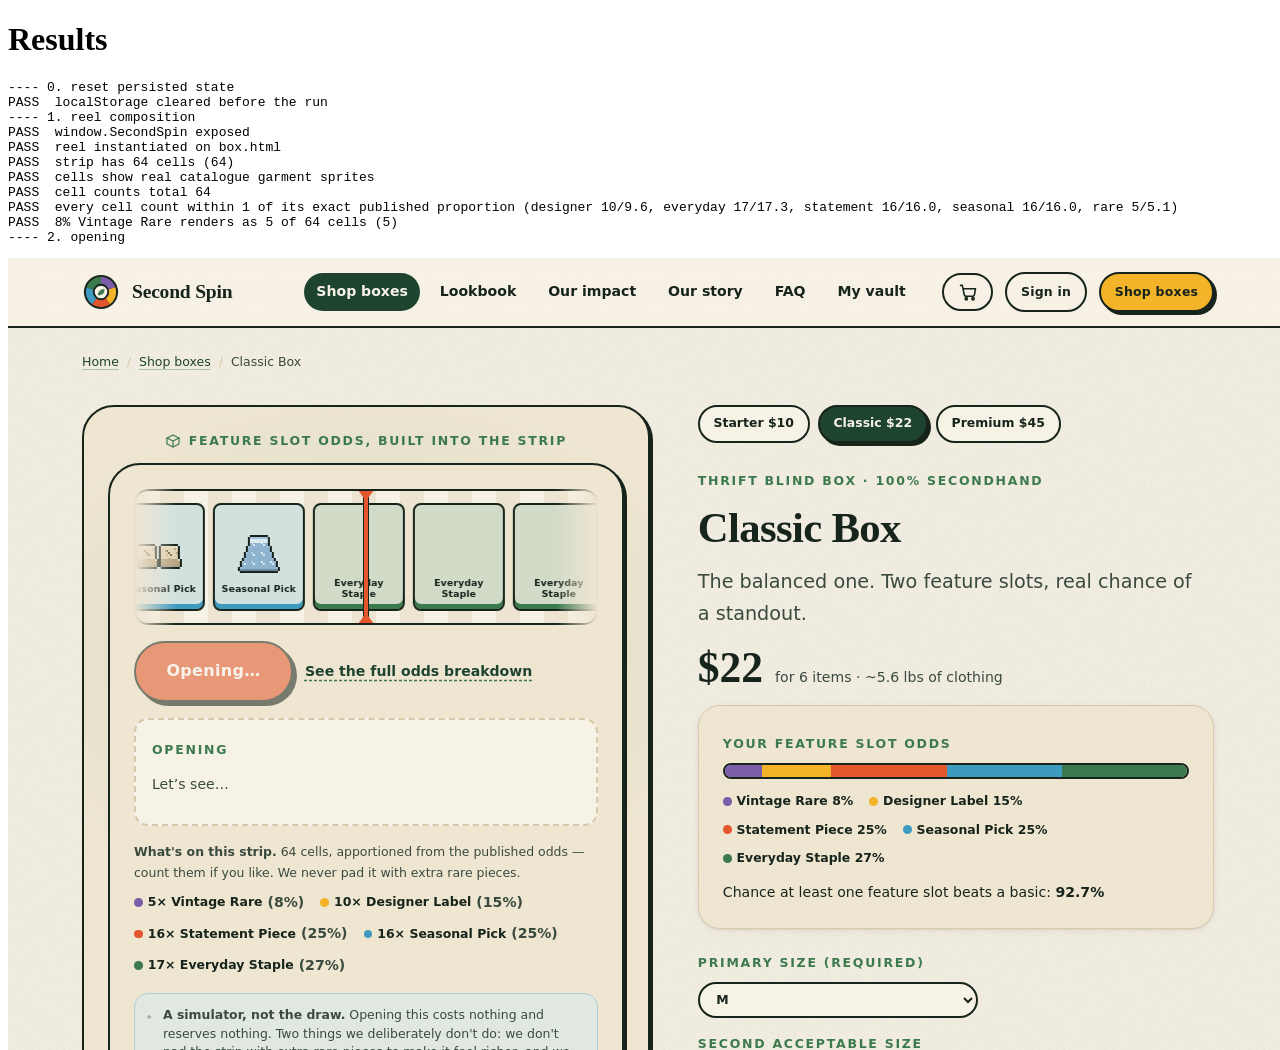
<file: tests/interaction-test.html>
<!DOCTYPE html>
<html>
<head><meta charset="utf-8"><title>Second Spin — interaction test harness</title></head>
<body>
<h1>Results</h1>
<pre id="out">running…</pre>
<iframe id="frame" src="" style="width:1280px;height:900px;border:0"></iframe>

<script>
/* ==========================================================================
   Drives the real pages in same-origin iframes and asserts behaviour.

   Run against a served copy (same-origin iframes need HTTP, not file://):
     python3 -m http.server 8000
     chrome --headless --no-sandbox --force-prefers-reduced-motion \
       --virtual-time-budget=90000 --dump-dom \
       "http://localhost:8000/tests/interaction-test.html" | grep -E 'PASS|FAIL|TOTAL'

   --force-prefers-reduced-motion makes the reel resolve synchronously, which
   keeps assertions fast and deterministic.
   ========================================================================== */

const lines = [];
const out = () => { document.getElementById('out').textContent = lines.join('\n'); };
/* Flush after every assertion so a stall still shows how far we got. */
const log = (ok, msg) => { lines.push(`${ok ? 'PASS' : 'FAIL'}  ${msg}`); out(); };
const mark = (msg) => { lines.push(`---- ${msg}`); out(); };
const sleep = (ms) => new Promise(r => setTimeout(r, ms));

function loadFrame(url) {
  return new Promise((resolve) => {
    const f = document.getElementById('frame');
    f.onload = () => setTimeout(() => resolve(f.contentWindow), 300);
    f.src = url;
  });
}

const RANK = { everyday: 1, seasonal: 2, statement: 3, designer: 4, rare: 5 };

async function run() {
  let win, doc;

  /* Start from a clean slate. Cart and account state persist in localStorage
     per origin, so without this the suite inherits whatever a previous run (or
     a manual poke at the site on the same port) left behind — which silently
     skews every count assertion downstream. */
  mark('0. reset persisted state');
  win = await loadFrame('/account.html');
  win.localStorage.clear();
  log(win.localStorage.length === 0, 'localStorage cleared before the run');

  /* ==================================================================
     1. The reel renders, and its composition IS the published odds
     ================================================================== */
  mark('1. reel composition');
  win = await loadFrame('/box.html?tier=classic');
  doc = win.document;
  await sleep(300);

  const api = win.SecondSpin;
  log(!!api, 'window.SecondSpin exposed');
  const reel = api && api.reels[0];
  log(!!reel, 'reel instantiated on box.html');

  const cells = () => Array.from(doc.querySelectorAll('.reel__cell'));
  log(cells().length === 64, `strip has 64 cells (${cells().length})`);
  log(doc.querySelectorAll('.reel__img').length > 0, 'cells show real catalogue garment sprites');

  const tallyCells = () => cells().reduce((a, c) => {
    a[c.dataset.rarity] = (a[c.dataset.rarity] || 0) + 1; return a;
  }, {});
  const before = tallyCells();
  log(Object.values(before).reduce((a, b) => a + b, 0) === 64, 'cell counts total 64');

  /* THE load-bearing honesty invariant. */
  const classic = win.TIER_BY_ID ? win.TIER_BY_ID.classic : api.TIERS.find(t => t.id === 'classic');
  let proportional = true;
  const detail = [];
  Object.keys(before).forEach((k) => {
    const exact = (classic.odds[k] / 100) * 64;
    detail.push(`${k} ${before[k]}/${exact.toFixed(1)}`);
    if (Math.abs(before[k] - exact) > 1) proportional = false;
  });
  log(proportional, `every cell count within 1 of its exact published proportion (${detail.join(', ')})`);
  log(reel.counts.rare === 5, `8% Vintage Rare renders as 5 of 64 cells (${reel.counts.rare})`);

  /* ==================================================================
     2. Opening resolves a result
     ================================================================== */
  mark('2. opening');
  doc.querySelector('[data-reel-open]').click();
  await sleep(700);

  const won = doc.querySelector('.reel__cell.is-won');
  log(!!won, 'a winning cell is marked after opening');

  /* NO FAKE NEAR-MISS: winning cell centre must sit on the marker centre. */
  if (won) {
    const vp = doc.querySelector('[data-reel-viewport]').getBoundingClientRect();
    const wr = won.getBoundingClientRect();
    const drift = Math.abs((wr.left + wr.width / 2) - (vp.left + vp.width / 2));
    log(drift < 1.5,
        `winning cell lands DEAD CENTRE on the marker, drift ${drift.toFixed(2)}px — no manufactured near-miss`);
  }

  const result = doc.querySelector('[data-reel-result]');
  log(result.classList.contains('is-hit'), 'result panel populated');
  log(/chance/.test(result.textContent), 'result states the % chance of the outcome');
  log(/dead centre/i.test(result.textContent), 'result discloses the dead-centre landing');
  log(/assets\/items\/itm-\d{3}\.png/.test(result.innerHTML), 'result shows a real catalogue garment sprite');
  log(/lookbook\.html\?tag=/.test(result.innerHTML), 'result links through to the filtered lookbook');
  log(/Yours \/ ours/.test(doc.querySelector('[data-reel-tally]').textContent),
      'running tally rendered after opening');

  /* Composition must survive — the winner is swapped in, never injected */
  const after = tallyCells();
  const same = Object.keys(before).length === Object.keys(after).length &&
               Object.keys(before).every(k => before[k] === after[k]);
  log(same, 'composition preserved after opening (winner swapped, not injected)');

  log(/64 cells, apportioned/.test(doc.querySelector('[data-reel-composition]').textContent),
      'strip prints its own composition so it can be counted');

  /* ==================================================================
     3. Tier switching rebinds everything, including the reel
     ================================================================== */
  mark('3. tier switching');
  doc.querySelector('[data-tier-value="premium"]').click();
  await sleep(400);
  log(doc.querySelector('[data-tier-bind="price"]').textContent.trim() === '$45',
      `switching to Premium updates price ($45) -> ${doc.querySelector('[data-tier-bind="price"]').textContent.trim()}`);
  log(doc.querySelector('[data-tier-bind="standout"]').textContent.trim() === '100%',
      'Premium standout chance shows 100%');
  log(!cells().some(c => c.dataset.rarity === 'everyday'),
      'Premium strip contains zero Everyday cells, matching its published 0%');
  const addBtn = doc.querySelector('[data-product] [data-add-to-cart]');
  log(addBtn.dataset.addToCart === 'premium', 'add-to-cart repointed to premium');
  log(/Premium/.test(addBtn.textContent), 'add-to-cart label updated');
  log(doc.querySelectorAll('[data-slot-grid] .slot').length === 6, 'slot diagram shows 6 slots');
  log(doc.querySelectorAll('[data-slot-grid] .slot--feature').length === 2, '2 of them are feature slots');

  /* ==================================================================
     4. Odds modal
     ================================================================== */
  mark('4. odds modal');
  doc.querySelector('[data-odds-modal]').click();
  await sleep(300);
  const modal = doc.querySelector('.modal.is-open');
  log(!!modal, 'odds modal opens');
  if (modal) {
    const pcts = Array.from(modal.querySelectorAll('tbody tr td:last-child'))
      .map(td => parseFloat(td.textContent));
    const sum = pcts.reduce((a, b) => a + b, 0);
    log(Math.abs(sum - 100) < 0.01, `modal odds sum to 100% (${sum}%)`);
    log(/never/i.test(modal.textContent), 'modal discloses outcomes that never appear');
    log(/64 cells/.test(modal.textContent), 'modal explains the strip apportionment');
    modal.querySelector('[data-close]').click();
    await sleep(200);
    log(!doc.querySelector('.modal.is-open'), 'modal closes');
  }

  /* ==================================================================
     5. Cart
     ================================================================== */
  mark('5. cart');
  doc.querySelector('[data-product] [data-add-to-cart]').click();
  await sleep(300);
  log(doc.querySelector('[data-cart-count]').textContent === '1', 'cart badge shows 1');
  log(doc.querySelector('[data-cart-drawer]').classList.contains('is-open'), 'cart drawer opened');
  log(/\$45/.test(doc.querySelector('[data-cart-total]').textContent), 'cart total is $45');
  log(/6\.4 lbs/.test(doc.querySelector('[data-cart-lbs]').textContent), 'cart shows lbs rescued');
  doc.querySelector('[data-qty-up]').click();
  await sleep(250);
  log(/\$90/.test(doc.querySelector('[data-cart-total]').textContent), 'qty increment doubles total to $90');

  /* ==================================================================
     6. Trade Up
     ================================================================== */
  mark('6. trade up');
  win = await loadFrame('/box.html?tier=classic');
  doc = win.document;
  await sleep(300);
  const r2 = win.SecondSpin.reels[0];

  /* Force a known low outcome so the offer is guaranteed to appear. */
  const everyday = r2.pool.find(r => r.id === 'everyday');
  r2.recordResult(everyday, null);
  await sleep(150);

  const offer = doc.querySelector('[data-offer]');
  log(!!offer, 'offer appears after an Everyday Staple result');
  log(offer && /\$2\.20/.test(offer.textContent), 'fee shown as $2.20 (10% of $22)');
  log(offer && /Guaranteed upgrade/i.test(offer.textContent), 'states the guaranteed-upgrade floor');
  log(offer && /worst case is Seasonal Pick/i.test(offer.textContent), 'names the floor outcome correctly');
  if (offer) {
    const segs = Array.from(offer.querySelectorAll('.odds-bar__seg'));
    const total = segs.reduce((a, s) => a + parseFloat(s.style.width), 0);
    log(Math.abs(total - 100) < 0.05, `offered pool widths total 100% (${total.toFixed(1)}%)`);
    log(!segs.some(s => s.dataset.rarity === 'rare'), 'Vintage Rare absent from the offered pool');
  }

  doc.querySelector('[data-keep-it]').click();
  await sleep(150);
  log(!doc.querySelector('[data-offer]'), '"Keep it" dismisses the offer');

  r2.recordResult(everyday, null);
  await sleep(150);
  doc.querySelector('[data-trade-up]').click();
  await sleep(700);
  log(r2.tradeUps === 1, `trade counter incremented (${r2.tradeUps})`);
  log(Math.abs(r2.extraSpend - 2.2) < 0.001, `ledger charged $2.20 (${r2.extraSpend})`);
  log(RANK[r2.lastResult.id] > RANK.everyday,
      `result is a STRICT upgrade on Everyday (got ${r2.lastResult.label})`);
  log(r2.lastResult.id !== 'rare', 'result is never Vintage Rare');
  log(/Trade Up ledger/.test(doc.querySelector('[data-reel-result]').textContent),
      'running spend ledger is displayed');
  log(!cells().some(c => c.dataset.rarity === 'everyday'),
      'trade-up strip drops Everyday cells entirely');

  const seasonalNow = r2.pool.find(r => r.id === 'seasonal');
  if (seasonalNow) {
    r2.recordResult(seasonalNow, null);
    await sleep(150);
    const capped = doc.querySelector('[data-offer]');
    log(capped && /capped|already used/i.test(capped.textContent),
        'second trade on the same slot is refused by the cap');
    log(!doc.querySelector('[data-trade-up]'), 'no second trade-up button offered');
  }

  doc.querySelector('[data-reel-open]').click();
  await sleep(700);
  log(r2.poolFrom === null, 'opening again resets to base odds');
  log(r2.pool.length === 5, `base strip restored to 5 outcomes (${r2.pool.length})`);
  log(r2.tradeUps === 0 && r2.extraSpend === 0, 'ledger cleared on a fresh slot');

  /* ==================================================================
     7. Deep link
     ================================================================== */
  mark('7. deep link');
  win = await loadFrame('/box.html?tier=starter');
  doc = win.document;
  await sleep(300);
  log(doc.querySelector('[data-tier-bind="price"]').textContent.trim() === '$10',
      '?tier=starter applies Starter pricing');
  log(win.SecondSpin.reels[0].tier.id === 'starter', '?tier=starter switches the reel');
  log(win.SecondSpin.reels[0].counts.rare === 2,
      `Starter's 3% Vintage Rare renders as 2 of 64 cells (${win.SecondSpin.reels[0].counts.rare})`);

  /* ==================================================================
     8. Shop page
     ================================================================== */
  mark('8. shop page');
  win = await loadFrame('/shop.html');
  doc = win.document;
  await sleep(400);
  const bars = doc.querySelectorAll('[data-odds-bar]');
  log(bars.length === 3, `3 tier odds bars rendered (${bars.length})`);
  let widthsOk = true;
  bars.forEach((bar) => {
    const total = Array.from(bar.children).reduce((a, s) => a + parseFloat(s.style.width), 0);
    if (Math.abs(total - 100) > 0.01) widthsOk = false;
  });
  log(widthsOk, 'each odds bar segment widths total exactly 100%');
  const rings = Array.from(doc.querySelectorAll('[data-sustain-ring]'))
    .map(r => r.style.getPropertyValue('--pct').trim());
  log(rings.join(',') === '82,88,94', `sustainability rings set to 82,88,94 (${rings.join(',')})`);
  log(!!doc.querySelector('.reel__cell'), 'shop page carries a working reel preview');
  doc.querySelector('[data-tier-value="premium"]').click();
  await sleep(400);
  log(!Array.from(doc.querySelectorAll('.reel__cell')).some(c => c.dataset.rarity === 'everyday'),
      'shop reel follows the tier switcher');

  /* ==================================================================
     9. Homepage
     ================================================================== */
  mark('9. homepage');
  win = await loadFrame('/index.html');
  doc = win.document;
  await sleep(500);
  const lbs = doc.querySelector('[data-live-lbs]').textContent.replace(/,/g, '');
  log(Number(lbs) >= 12450, `impact counter reached 12,450 (${lbs})`);
  log(doc.querySelectorAll('.marquee__item').length === 16,
      `marquee duplicated for seamless loop (${doc.querySelectorAll('.marquee__item').length})`);
  log(doc.querySelectorAll('.reveal.is-in').length > 0,
      `scroll-reveal elements activated (${doc.querySelectorAll('.reveal.is-in').length})`);
  log(!!doc.querySelector('#try-the-reveal .reel__cell'), 'homepage carries a working reel');

  const form = doc.querySelector('[data-newsletter]');
  const email = form.querySelector('input[type="email"]');
  email.value = 'nope';
  form.dispatchEvent(new win.Event('submit', { cancelable: true, bubbles: true }));
  await sleep(150);
  log(form.querySelector('[data-form-msg]').dataset.state === 'err', 'invalid email rejected');
  email.value = 'a@b.co';
  form.dispatchEvent(new win.Event('submit', { cancelable: true, bubbles: true }));
  await sleep(150);
  log(form.querySelector('[data-form-msg]').dataset.state === 'ok', 'valid email accepted');

  /* ==================================================================
     10. Item lookbook
     ================================================================== */
  mark('10. lookbook');
  win = await loadFrame('/lookbook.html');
  doc = win.document;
  await sleep(500);
  log(doc.querySelectorAll('.item-tile').length === 200,
      `all 200 items rendered (${doc.querySelectorAll('.item-tile').length})`);
  log(win.ITEM_CATALOG.length === 200, `catalogue has 200 entries (${win.ITEM_CATALOG.length})`);
  log(new Set(win.ITEM_CATALOG.map(i => i.id)).size === 200, 'all item ids unique');
  log(new Set(win.ITEM_CATALOG.map(i => i.name)).size === 200, 'all item names unique');
  const validTags = ['rare', 'designer', 'statement', 'seasonal', 'everyday'];
  log(win.ITEM_CATALOG.every(i => validTags.includes(i.rarity)), 'every item tagged with a real rarity');
  const b = win.catalogBreadth();
  log(b.rare === 20 && b.designer === 30 && b.statement === 45 && b.seasonal === 45 && b.everyday === 60,
      `breadth 20/30/45/45/60 (${b.rare}/${b.designer}/${b.statement}/${b.seasonal}/${b.everyday})`);

  await sleep(500);
  const imgs = Array.from(doc.querySelectorAll('.item-tile__img')).slice(0, 24);
  log(imgs.filter(im => im.complete && im.naturalWidth === 0).length === 0, 'sprite files load');
  const frame = doc.querySelector('.item-tile__frame');
  log(frame && frame.getBoundingClientRect().width > 100,
      `sprite frame is full tile width, not collapsed (${frame && Math.round(frame.getBoundingClientRect().width)}px)`);
  log(doc.querySelector('.item-tile').getBoundingClientRect().width > 140,
      'tiles not squeezed by default figure margins');

  doc.querySelector('[data-filter-rarity] [data-rarity="rare"]').click();
  await sleep(250);
  log(doc.querySelectorAll('.item-tile').length === 20, 'rarity filter narrows to 20 Vintage Rare');
  log(Array.from(doc.querySelectorAll('.item-tile__frame')).every(f => f.dataset.rarity === 'rare'),
      'filtered grid contains only that tag');
  const catBtn = doc.querySelector('[data-filter-category] [data-category="outerwear"]');
  if (catBtn) {
    catBtn.click();
    await sleep(250);
    const n = doc.querySelectorAll('.item-tile').length;
    log(n > 0 && n < 20, `category filter composes with rarity (${n} items)`);
  }
  doc.querySelector('[data-filter-rarity] [data-rarity="all"]').click();
  doc.querySelector('[data-filter-category] [data-category="all"]').click();
  await sleep(250);
  log(doc.querySelectorAll('.item-tile').length === 200, 'filters reset to all 200');
  log(/not your chances|breadth, not/i.test(doc.body.textContent),
      'explicitly distinguishes catalogue breadth from draw odds');

  /* ==================================================================
     11. No trace of the retired wheel or card line
     ================================================================== */
  mark('11. removals');
  for (const page of ['/index.html', '/shop.html', '/box.html', '/faq.html', '/about.html', '/lookbook.html']) {
    win = await loadFrame(page);
    doc = win.document;
    await sleep(200);
    const html = doc.documentElement.innerHTML;
    const stale = ['data-wheel-', 'wheel.js', 'cards.html', 'card-catalog', 'reveal-toggle']
      .filter(n => html.includes(n));
    log(stale.length === 0, `${page} free of retired wheel/card markup${stale.length ? ' — found ' + stale.join(', ') : ''}`);
  }


  /* ==================================================================
     12. Accounts: shop -> vault -> real open -> keep / deliver / sell back
     ================================================================== */
  mark('12. accounts');
  win = await loadFrame('/account.html');
  doc = win.document;
  await sleep(350);
  const norm = (s) => s.replace(/\s+/g, ' ');

  /* Isolate: the cart section above left items in localStorage, which would
     otherwise be swept into this section's checkout and skew the counts. */
  win.localStorage.removeItem('secondspin.cart.v1');
  win.Account.deleteEverything();
  win = await loadFrame('/account.html');
  doc = win.document;
  await sleep(350);

  log(!!win.Account, 'Account model exposed');
  log(!win.Account.isSignedIn(), 'starts signed out');
  log(/no server and no password/i.test(norm(doc.body.textContent)),
      'signed-out state discloses there is no server and no password');
  log(/stored in this browser only/i.test(norm(doc.body.textContent)),
      'discloses browser-only storage');

  doc.querySelector('#acct-email').value = 'tester@example.com';
  doc.querySelector('[data-signin] button').click();
  await sleep(400);
  log(win.Account.isSignedIn(), 'sign in works');

  /* Buy, and confirm boxes arrive in the account rather than vanishing */
  win = await loadFrame('/shop.html');
  doc = win.document;
  await sleep(300);
  log(win.Account.isSignedIn(), 'session persists across pages');
  doc.querySelector('[data-add-to-cart="classic"]').click();
  await sleep(200);
  doc.querySelector('[data-checkout]').click();
  await sleep(400);
  log(win.Account.sealedBoxes().length === 1,
      `checkout creates a sealed box (${win.Account.sealedBoxes().length})`);
  log(/no payment was taken/i.test(doc.querySelector('[data-checkout-msg]').textContent),
      'checkout states no payment was taken');

  /* Open it for real */
  win = await loadFrame('/account.html');
  doc = win.document;
  await sleep(400);
  const boxId = doc.querySelector('[data-open-box]').dataset.openBox;
  const boxTier = win.TIER_BY_ID[win.Account.get().boxes.find(b => b.id === boxId).tierId];
  doc.querySelector('[data-open-box]').click();
  await sleep(3000);

  const drawn = win.Account.get().items.filter(i => i.boxId === boxId);
  log(win.Account.get().boxes.find(b => b.id === boxId).status === 'opened', 'box marked opened');
  log(drawn.length === boxTier.featureSlots + boxTier.everydaySlots,
      `box yielded ${drawn.length} items (expected ${boxTier.featureSlots + boxTier.everydaySlots})`);
  log(drawn.filter(i => i.slot === 'feature').length === boxTier.featureSlots,
      `${boxTier.featureSlots} feature slot(s) drawn`);
  log(drawn.filter(i => i.slot === 'staple').every(i => i.rarity === 'everyday'),
      'staples are all Everyday — not a lottery');
  log(drawn.every(i => i.itemId && i.itemId.startsWith('itm-')),
      'every item bound to a real catalogue sprite');
  log(win.Account.openBox(boxId) === null, 'a box cannot be opened twice');

  const liveText = norm(doc.querySelector('[data-reel-result]').textContent);
  log(/it.s in your vault/i.test(liveText), 'live result says the piece is yours');
  log(!/Trade it up for/.test(liveText), 'live result does NOT offer a free practice Trade Up');
  log(/chance/.test(liveText), 'live result still states the published % chance');

  /* Vault, sell-back, delivery */
  doc.querySelector('[data-refresh]').click();
  await sleep(400);
  log(doc.querySelectorAll('.item-tile').length >= drawn.length, 'vault grid shows the items');

  const sellUids = win.Account.vaultItems().slice(0, 2).map(i => i.uid);
  const expected = sellUids.reduce((n, u) =>
    n + win.Account.buybackValue(win.Account.get().items.find(i => i.uid === u)), 0);
  const creditBefore = win.Account.get().credit;
  const gained = win.Account.sellBack(sellUids);
  await sleep(300);
  log(gained === expected, `sell-back credits $${gained} (expected $${expected})`);
  log(win.Account.get().credit === creditBefore + expected, 'credit balance increased');
  log(win.Account.soldItems().length === 2, 'sold items tracked separately');
  log(win.Account.vaultItems().every(i => !sellUids.includes(i.uid)), 'sold items left the vault');

  const bb = win.BUYBACK;
  log(bb.rare > bb.designer && bb.designer > bb.statement
      && bb.statement > bb.seasonal && bb.seasonal > bb.everyday,
      'buyback values ordered by rarity');
  /* Buyback must stay below resale, else it becomes an arbitrage loop. */
  log(bb.rare < 45, `rare buyback ($${bb.rare}) is below its resale floor ($45) — no arbitrage`);

  const dlvUids = win.Account.vaultItems().slice(0, 1).map(i => i.uid);
  win.Account.requestDelivery(dlvUids);
  await sleep(300);
  log(win.Account.deliveryItems().length === 1, 'delivery moves the item out of the vault');
  log(win.Account.get().deliveries.length === 1, 'delivery request recorded');

  /* Credit is spendable at checkout */
  win = await loadFrame('/shop.html');
  doc = win.document;
  await sleep(300);
  const creditNow = win.Account.get().credit;
  log(creditNow > 0, `credit carried over ($${creditNow})`);
  doc.querySelector('[data-add-to-cart="starter"]').click();
  await sleep(300);
  log(!doc.querySelector('[data-cart-credit]').hidden, 'cart shows available store credit');
  doc.querySelector('[data-checkout]').click();
  await sleep(400);
  log(/store credit/i.test(doc.querySelector('[data-checkout-msg]').textContent),
      'checkout applies store credit');
  log(win.Account.get().credit < creditNow, 'credit was spent');
  log(win.Account.get().ledger.length >= 4,
      `ledger records activity (${win.Account.get().ledger.length} entries)`);
  log(/Vault/.test(doc.querySelector('[data-account-chip]').textContent),
      'header shows the vault chip');

  win.Account.signOut();
  await sleep(200);
  log(!win.Account.isSignedIn(), 'sign out works');
  log(win.Account.get().items.length > 0, 'sign out preserves vault data');
  win.Account.deleteEverything();


  /* ==================================================================
     13. One action refreshes every surface (the change bus)
     ================================================================== */
  mark('13. coordinated refresh');
  win = await loadFrame('/account.html');
  doc = win.document;
  await sleep(300);
  win.localStorage.removeItem('secondspin.cart.v1');
  win.Account.deleteEverything();
  win = await loadFrame('/account.html');
  doc = win.document;
  await sleep(350);

  log(!!win.Bus, 'Bus exposed');
  doc.querySelector('#acct-email').value = 'bus@example.com';
  doc.querySelector('[data-signin] button').click();
  await sleep(400);
  log(/Vault/.test(doc.querySelector('[data-account-chip]').textContent),
      'sign-in refreshes the header chip with no reload');

  /* A single add-to-cart must update badge, drawer body and total together. */
  win = await loadFrame('/shop.html');
  doc = win.document;
  await sleep(300);
  doc.querySelector('[data-add-to-cart="premium"]').click();
  await sleep(350);
  log(doc.querySelector('[data-cart-count]').textContent === '1', 'add-to-cart refreshes the badge');
  log(/Premium Box/.test(doc.querySelector('[data-cart-body]').textContent), '…and the drawer body');
  log(/\$45/.test(doc.querySelector('[data-cart-total]').textContent), '…and the total');

  /* Checkout must refresh the cart AND the account chip from one action. */
  doc.querySelector('[data-checkout]').click();
  await sleep(400);
  log(doc.querySelector('[data-cart-count]').textContent === '0', 'checkout refreshes the badge to 0');
  log(/cart-empty/.test(doc.querySelector('[data-cart-body]').innerHTML), '…and empties the drawer');
  log(/1/.test(doc.querySelector('[data-account-chip]').textContent),
      '…and the header chip shows the sealed box');

  /* Sell-back must refresh the cart's credit line on the same page. This was
     stale before the bus existed — the regression this section guards. */
  win = await loadFrame('/account.html');
  doc = win.document;
  await sleep(400);
  doc.querySelector('[data-open-box]').click();
  await sleep(3200);
  doc.querySelector('[data-refresh]').click();
  await sleep(400);
  log(doc.querySelector('[data-cart-credit]').hidden === true, 'credit line hidden at zero credit');

  const sellUid = win.Account.vaultItems()[0].uid;
  const sellVal = win.Account.buybackValue(
    win.Account.get().items.find((i) => i.uid === sellUid));
  win.Account.sellBack([sellUid]);
  await sleep(400);
  const creditLine = doc.querySelector('[data-cart-credit]');
  log(creditLine.hidden === false, 'sell-back refreshes the cart credit line without a reload');
  log(/available/i.test(creditLine.textContent),
      'empty cart shows the AVAILABLE balance, not a -$0.00 discount');
  log(new RegExp(`\\$${sellVal.toFixed(2)}`).test(creditLine.textContent),
      `credit line shows the real balance ($${sellVal.toFixed(2)})`);
  log(new RegExp(`\\$${sellVal}`).test(doc.querySelector('.vault-summary').textContent),
      'vault summary refreshed with the new credit');
  log(doc.querySelector('.vault-summary').getAttribute('aria-live') === 'polite',
      'vault summary announces changes to assistive tech');

  /* Selection must survive a refresh triggered from anywhere. */
  const keepUids = win.Account.vaultItems().slice(0, 2).map((i) => i.uid);
  doc.querySelectorAll('[data-pick]').forEach((c) => {
    if (keepUids.includes(c.dataset.pick)) {
      c.checked = true;
      c.dispatchEvent(new win.Event('change'));
    }
  });
  await sleep(200);
  log(/2 selected/.test(doc.querySelector('[data-selection-summary]').textContent), '2 items selected');
  win.Bus.emit('unrelated');
  await sleep(300);
  log(doc.querySelectorAll('[data-pick]:checked').length === 2,
      'selection survives an unrelated refresh');

  doc.querySelector('[data-deliver]').click();
  await sleep(400);
  log(/Out for delivery/.test(doc.body.textContent), 'delivery section appears immediately');
  const selSummary = doc.querySelector('[data-selection-summary]');
  log(!selSummary || /Nothing selected/.test(selSummary.textContent),
      'delivery clears the selection');

  win.Account.deleteEverything();
  win.localStorage.removeItem('secondspin.cart.v1');

  const failed = lines.filter(l => l.startsWith('FAIL')).length;
  lines.push('');
  lines.push(`TOTAL: ${lines.filter(l => l.startsWith('PASS')).length} passed, ${failed} failed`);
  out();
}

run().catch(e => { lines.push('HARNESS ERROR: ' + e.message + '\n' + e.stack); out(); });
</script>
</body>
</html>
</file>
<file: assets/css/styles.css>
/* ==========================================================================
   Second Spin — Design System
   Earthy foundation (recycled paper, forest, moss) + playful arcade accents.
   Zero dependencies. All textures are inline SVG. Fonts are system stacks.
   ========================================================================== */

/* --------------------------------------------------------------------------
   1. Tokens
   -------------------------------------------------------------------------- */
:root {
  /* Earthy core */
  --ink:        #16241b;
  --ink-soft:   #3a4a3f;
  --forest:     #1e4430;
  --forest-dk:  #14301f;
  --moss:       #3c7a4e;
  --sage:       #a9c6a2;
  --sage-soft:  #d8e6d2;

  /* Recycled paper neutrals */
  --paper:      #f7f2e6;
  --paper-2:    #efe6d2;
  --paper-3:    #e4d8bf;
  --paper-line: #d6c8a8;

  /* Playful accents */
  --sun:        #f4b429;
  --berry:      #e4572e;
  --clay:       #c9713f;
  --grape:      #7b5ea7;
  --sky:        #3e9bc0;

  /* Rarity ramp — single source of truth, mirrored in site-data.js */
  --r-rare:     var(--grape);
  --r-designer: var(--sun);
  --r-statement:var(--berry);
  --r-seasonal: var(--sky);
  --r-everyday: var(--moss);

  /* Type */
  /* Display stack resolves to a warm serif on macOS/Windows and falls back to
     a serif on Linux rather than dropping to sans. */
  --font-display: "Iowan Old Style", "Palatino Linotype", Palatino, "Book Antiqua",
                  Georgia, "Liberation Serif", "DejaVu Serif", serif;
  --font-body: ui-sans-serif, system-ui, -apple-system, "Segoe UI", Roboto,
               "Helvetica Neue", Arial, sans-serif;

  /* Fluid type scale */
  --t-xs:   0.78rem;
  --t-sm:   0.88rem;
  --t-base: 1rem;
  --t-md:   clamp(1.05rem, 0.3vw + 1rem, 1.2rem);
  --t-lg:   clamp(1.3rem,  0.7vw + 1.1rem, 1.6rem);
  --t-xl:   clamp(1.6rem,  1.2vw + 1.15rem, 2.2rem);
  --t-2xl:  clamp(1.85rem, 1.9vw + 1.15rem, 2.75rem);
  --t-3xl:  clamp(2.2rem,  2.9vw + 1.05rem, 3.7rem);

  /* Space */
  --sp-1: 0.25rem; --sp-2: 0.5rem;  --sp-3: 0.75rem; --sp-4: 1rem;
  --sp-5: 1.5rem;  --sp-6: 2rem;    --sp-7: 3rem;    --sp-8: 4rem;
  --sp-9: 6rem;

  /* Shape */
  --r-sm: 8px; --r-md: 14px; --r-lg: 22px; --r-xl: 32px; --r-pill: 999px;

  /* Elevation */
  --sh-sm: 0 1px 2px rgba(22, 36, 27, 0.08), 0 2px 8px rgba(22, 36, 27, 0.06);
  --sh-md: 0 2px 4px rgba(22, 36, 27, 0.07), 0 10px 24px rgba(22, 36, 27, 0.09);
  --sh-lg: 0 4px 8px rgba(22, 36, 27, 0.08), 0 24px 48px rgba(22, 36, 27, 0.14);
  --sticker: 4px 4px 0 var(--ink);
  --sticker-sm: 3px 3px 0 var(--ink);

  /* Motion — the "bouncy" personality lives here */
  --ease-bounce: cubic-bezier(0.34, 1.56, 0.64, 1);
  --ease-out:    cubic-bezier(0.16, 1, 0.3, 1);
  --ease-in-out: cubic-bezier(0.65, 0, 0.35, 1);
  --dur-fast: 140ms;
  --dur:      260ms;
  --dur-slow: 520ms;

  --wrap: 1180px;
  --wrap-narrow: 760px;
}

/* --------------------------------------------------------------------------
   2. Reset & base
   -------------------------------------------------------------------------- */
*, *::before, *::after { box-sizing: border-box; }

html { -webkit-text-size-adjust: 100%; scroll-behavior: smooth; }

body {
  margin: 0;
  font-family: var(--font-body);
  font-size: var(--t-base);
  line-height: 1.65;
  color: var(--ink);
  background-color: var(--paper);
  -webkit-font-smoothing: antialiased;
  overflow-x: hidden;
}

/* Recycled-paper grain, applied once over the whole page. */
body::before {
  content: "";
  position: fixed;
  inset: 0;
  z-index: 0;
  pointer-events: none;
  opacity: 0.4;
  mix-blend-mode: multiply;
  background-image: url("data:image/svg+xml,%3Csvg xmlns='http://www.w3.org/2000/svg' width='200' height='200'%3E%3Cfilter id='g'%3E%3CfeTurbulence type='fractalNoise' baseFrequency='0.85' numOctaves='4' stitchTiles='stitch'/%3E%3CfeColorMatrix type='saturate' values='0'/%3E%3C/filter%3E%3Crect width='200' height='200' filter='url(%23g)' opacity='0.5'/%3E%3C/svg%3E");
}
body > * { position: relative; z-index: 1; }

img, svg, canvas { display: block; max-width: 100%; }
button, input, textarea, select { font: inherit; color: inherit; }

h1, h2, h3, h4 {
  font-family: var(--font-display);
  font-weight: 700;
  line-height: 1.1;
  letter-spacing: -0.015em;
  margin: 0 0 var(--sp-4);
  text-wrap: balance;
}
h1 { font-size: var(--t-3xl); }
h2 { font-size: var(--t-2xl); }
h3 { font-size: var(--t-lg); }
h4 { font-size: var(--t-md); }
p  { margin: 0 0 var(--sp-4); text-wrap: pretty; }
p:last-child { margin-bottom: 0; }

/* Browsers give <figure> a default `margin: 1em 40px`, which silently eats
   width from any figure used as a grid/flex item (item tiles, testimonials). */
figure, blockquote, dl, dd { margin: 0; }

a { color: var(--forest); text-decoration-color: var(--sage); text-underline-offset: 3px; }
a:hover { color: var(--moss); }

:focus-visible {
  outline: 3px solid var(--sky);
  outline-offset: 3px;
  border-radius: var(--r-sm);
}

.skip-link {
  position: absolute; left: var(--sp-4); top: -100px;
  z-index: 200; padding: var(--sp-3) var(--sp-4);
  background: var(--forest); color: var(--paper);
  border-radius: var(--r-md); font-weight: 700;
  transition: top var(--dur) var(--ease-bounce);
}
.skip-link:focus { top: var(--sp-4); color: var(--paper); }

.visually-hidden {
  position: absolute !important; width: 1px; height: 1px;
  margin: -1px; padding: 0; overflow: hidden;
  clip: rect(0 0 0 0); clip-path: inset(50%); white-space: nowrap;
}

/* --------------------------------------------------------------------------
   3. Layout
   -------------------------------------------------------------------------- */
.container { width: 100%; max-width: var(--wrap); margin-inline: auto; padding-inline: var(--sp-5); }
.container--narrow { max-width: var(--wrap-narrow); }

.section { padding-block: clamp(3rem, 7vw, 6rem); }
.section--tight { padding-block: clamp(2rem, 4vw, 3.5rem); }
.section--forest { background: var(--forest); color: var(--sage-soft); }
.section--forest h2, .section--forest h3 { color: var(--paper); }
.section--paper2 { background: var(--paper-2); }

.grid { display: grid; gap: var(--sp-5); }
.grid--2 { grid-template-columns: repeat(auto-fit, minmax(280px, 1fr)); }
.grid--3 { grid-template-columns: repeat(auto-fit, minmax(260px, 1fr)); }
.grid--4 { grid-template-columns: repeat(auto-fit, minmax(210px, 1fr)); }

.stack > * + * { margin-top: var(--sp-4); }
.cluster { display: flex; flex-wrap: wrap; gap: var(--sp-3); align-items: center; }
.center { text-align: center; }
.section-head { max-width: 62ch; margin-bottom: var(--sp-6); }
.section-head.center { margin-inline: auto; }

/* Torn-paper edge divider between bands */
.edge-torn {
  height: 26px;
  background: inherit;
  -webkit-mask-image: url("data:image/svg+xml,%3Csvg xmlns='http://www.w3.org/2000/svg' width='1200' height='26' preserveAspectRatio='none'%3E%3Cpath d='M0 26 L0 8 Q 40 2 80 9 T 160 10 T 240 5 T 320 12 T 400 6 T 480 11 T 560 4 T 640 10 T 720 6 T 800 12 T 880 5 T 960 11 T 1040 7 T 1120 12 T 1200 6 L1200 26 Z' fill='%23000'/%3E%3C/svg%3E");
  mask-image: url("data:image/svg+xml,%3Csvg xmlns='http://www.w3.org/2000/svg' width='1200' height='26' preserveAspectRatio='none'%3E%3Cpath d='M0 26 L0 8 Q 40 2 80 9 T 160 10 T 240 5 T 320 12 T 400 6 T 480 11 T 560 4 T 640 10 T 720 6 T 800 12 T 880 5 T 960 11 T 1040 7 T 1120 12 T 1200 6 L1200 26 Z' fill='%23000'/%3E%3C/svg%3E");
  -webkit-mask-size: 100% 100%; mask-size: 100% 100%;
}

/* --------------------------------------------------------------------------
   4. Typographic helpers
   -------------------------------------------------------------------------- */
.eyebrow {
  display: inline-flex; align-items: center; gap: var(--sp-2);
  font-family: var(--font-body);
  font-size: var(--t-xs); font-weight: 800;
  letter-spacing: 0.14em; text-transform: uppercase;
  color: var(--moss); margin-bottom: var(--sp-3);
}
.section--forest .eyebrow { color: var(--sun); }
.lead { font-size: var(--t-md); color: var(--ink-soft); }
.section--forest .lead { color: var(--sage-soft); }
.muted { color: var(--ink-soft); font-size: var(--t-sm); }
.section--forest .muted { color: var(--sage); }

/* Hand-drawn highlighter stroke under a key phrase.
   Painted as the element's own background so it sits behind the glyphs
   without needing a negative z-index (which would slide it behind the
   section background entirely). */
.squiggle {
  white-space: nowrap;
  background-image: url("data:image/svg+xml,%3Csvg xmlns='http://www.w3.org/2000/svg' viewBox='0 0 200 14' preserveAspectRatio='none'%3E%3Cpath d='M2 9 Q 30 2 58 8 T 116 7 T 174 9 L198 5' fill='none' stroke='%23f4b429' stroke-width='5' stroke-linecap='round'/%3E%3C/svg%3E");
  background-repeat: no-repeat;
  background-position: left 0.97em;
  background-size: 100% 0.3em;
}
.highlight-sun { color: var(--sun); }
.highlight-berry { color: var(--berry); }

/* --------------------------------------------------------------------------
   5. Buttons
   -------------------------------------------------------------------------- */
.btn {
  --btn-bg: var(--forest);
  --btn-fg: var(--paper);
  display: inline-flex; align-items: center; justify-content: center;
  gap: var(--sp-2);
  padding: 0.8em 1.5em;
  font-family: var(--font-body);
  font-size: var(--t-sm); font-weight: 800;
  letter-spacing: 0.02em;
  color: var(--btn-fg); background: var(--btn-bg);
  border: 2px solid var(--ink);
  border-radius: var(--r-pill);
  box-shadow: var(--sticker-sm);
  cursor: pointer;
  text-decoration: none;
  transition: transform var(--dur) var(--ease-bounce),
              box-shadow var(--dur) var(--ease-bounce),
              background-color var(--dur-fast) linear;
}
.btn:hover { transform: translate(-2px, -2px); box-shadow: 5px 5px 0 var(--ink); color: var(--btn-fg); }
.btn:active { transform: translate(2px, 2px); box-shadow: 0 0 0 var(--ink); }
.btn[disabled] { opacity: 0.55; cursor: not-allowed; transform: none; box-shadow: var(--sticker-sm); }

.btn--sun   { --btn-bg: var(--sun);   --btn-fg: var(--ink); }
.btn--berry { --btn-bg: var(--berry); --btn-fg: #fff; }
.btn--paper { --btn-bg: var(--paper); --btn-fg: var(--ink); }
.btn--ghost {
  --btn-bg: transparent; --btn-fg: var(--ink);
  box-shadow: none;
}
.btn--ghost:hover { box-shadow: var(--sticker-sm); background: var(--paper); }
.section--forest .btn--ghost { --btn-fg: var(--paper); border-color: var(--sage); }
.section--forest .btn--ghost:hover { background: rgba(255,255,255,0.08); box-shadow: none; }
/* Icons injected into buttons carry no intrinsic size, so pin them to the
   text size rather than letting them fall back to the SVG default box. */
.btn > svg { width: 1.15em; height: 1.15em; flex: none; }
.nav-toggle > svg { width: 20px; height: 20px; }

.btn--lg { font-size: var(--t-base); padding: 0.95em 1.9em; box-shadow: var(--sticker); }
.btn--lg:hover { box-shadow: 6px 6px 0 var(--ink); }
.btn--sm { font-size: var(--t-xs); padding: 0.6em 1.1em; }
.btn--block { width: 100%; }

/* Quiet inline text button (used for "see the odds") */
.link-btn {
  background: none; border: 0; padding: 0;
  font-size: var(--t-sm); font-weight: 700;
  color: var(--forest); cursor: pointer;
  text-decoration: underline; text-decoration-style: dashed;
  text-decoration-color: var(--moss); text-underline-offset: 4px;
}
.link-btn:hover { color: var(--berry); text-decoration-color: var(--berry); }
.section--forest .link-btn { color: var(--sun); text-decoration-color: var(--sun); }

/* --------------------------------------------------------------------------
   6. Badges, pills, chips
   -------------------------------------------------------------------------- */
.pill {
  display: inline-flex; align-items: center; gap: var(--sp-2);
  padding: 0.35em 0.85em;
  font-size: var(--t-xs); font-weight: 800;
  letter-spacing: 0.04em;
  background: var(--paper); color: var(--ink);
  border: 2px solid var(--ink);
  border-radius: var(--r-pill);
}
.pill--sun { background: var(--sun); }
.pill--sage { background: var(--sage-soft); }
.pill--berry { background: var(--berry); color: #fff; }
.pill--outline { background: transparent; border-color: currentColor; }

.dot { width: 0.7em; height: 0.7em; border-radius: 50%; background: currentColor; flex: none; }

/* Rarity chips share colour with the reel cells */
.chip {
  display: inline-flex; align-items: center; gap: var(--sp-2);
  padding: 0.3em 0.8em;
  font-size: var(--t-xs); font-weight: 800;
  border-radius: var(--r-pill);
  border: 2px solid var(--ink);
  background: var(--paper);
}
.chip[data-rarity="rare"]      { background: color-mix(in srgb, var(--r-rare) 22%, var(--paper)); }
.chip[data-rarity="designer"]  { background: color-mix(in srgb, var(--r-designer) 32%, var(--paper)); }
.chip[data-rarity="statement"] { background: color-mix(in srgb, var(--r-statement) 22%, var(--paper)); }
.chip[data-rarity="seasonal"]  { background: color-mix(in srgb, var(--r-seasonal) 22%, var(--paper)); }
.chip[data-rarity="everyday"]  { background: color-mix(in srgb, var(--r-everyday) 20%, var(--paper)); }
.chip .dot[data-rarity="rare"]      { background: var(--r-rare); }
.chip .dot[data-rarity="designer"]  { background: var(--r-designer); }
.chip .dot[data-rarity="statement"] { background: var(--r-statement); }
.chip .dot[data-rarity="seasonal"]  { background: var(--r-seasonal); }
.chip .dot[data-rarity="everyday"]  { background: var(--r-everyday); }

/* --------------------------------------------------------------------------
   7. Cards
   -------------------------------------------------------------------------- */
.card {
  background: var(--paper);
  border: 2px solid var(--ink);
  border-radius: var(--r-lg);
  padding: var(--sp-5);
  box-shadow: var(--sticker-sm);
  transition: transform var(--dur) var(--ease-bounce), box-shadow var(--dur) var(--ease-bounce);
}
.card--lift:hover { transform: translate(-3px, -3px) rotate(-0.4deg); box-shadow: 7px 7px 0 var(--ink); }
.card--plain { border: 1px solid var(--paper-line); box-shadow: var(--sh-sm); }
.card__icon {
  width: 56px; height: 56px;
  display: grid; place-items: center;
  border-radius: var(--r-md);
  background: var(--sage-soft);
  border: 2px solid var(--ink);
  margin-bottom: var(--sp-4);
}
.card__icon svg { width: 30px; height: 30px; }

/* --------------------------------------------------------------------------
   8. Header / nav
   -------------------------------------------------------------------------- */
.site-header {
  position: sticky; top: 0; z-index: 60;
  background: color-mix(in srgb, var(--paper) 88%, transparent);
  backdrop-filter: blur(10px);
  border-bottom: 2px solid var(--ink);
}
.site-header__inner {
  display: flex; align-items: center; gap: var(--sp-5);
  min-height: 68px;
}
.brand {
  display: inline-flex; align-items: center; gap: var(--sp-3);
  font-family: var(--font-display); font-size: 1.22rem; font-weight: 700;
  color: var(--ink); text-decoration: none; letter-spacing: -0.01em;
  flex: none;
}
.brand__mark {
  width: 38px; height: 38px; flex: none;
  transition: transform var(--dur-slow) var(--ease-bounce);
}
.brand:hover .brand__mark { transform: rotate(150deg); }

.nav { margin-left: auto; }
.nav__list {
  display: flex; align-items: center; gap: var(--sp-2);
  list-style: none; margin: 0; padding: 0;
}
.nav__link {
  display: block; padding: 0.5em 0.85em;
  font-size: var(--t-sm); font-weight: 700;
  color: var(--ink); text-decoration: none;
  border-radius: var(--r-pill);
  transition: background-color var(--dur-fast) linear, color var(--dur-fast) linear;
}
.nav__link:hover { background: var(--sage-soft); color: var(--forest); }
.nav__link[aria-current="page"] { background: var(--forest); color: var(--paper); }

.header-actions { display: flex; align-items: center; gap: var(--sp-3); flex: none; }

.cart-btn { position: relative; }
.cart-btn__count {
  position: absolute; top: -8px; right: -8px;
  min-width: 22px; height: 22px; padding: 0 5px;
  display: grid; place-items: center;
  font-size: 0.7rem; font-weight: 800;
  background: var(--berry); color: #fff;
  border: 2px solid var(--ink); border-radius: var(--r-pill);
  transform: scale(0);
  transition: transform var(--dur) var(--ease-bounce);
}
.cart-btn__count.is-visible { transform: scale(1); }
.cart-btn__count.is-bump { animation: bump 420ms var(--ease-bounce); }
@keyframes bump { 0%,100% { transform: scale(1); } 40% { transform: scale(1.45); } }

.nav-toggle { display: none; }

/* On narrow screens the header CTA is redundant (Shop boxes is the first nav
   item) and pushes the menu toggle off-screen, so it drops out. */
@media (max-width: 720px) {
  .header-cta { display: none; }
}

@media (max-width: 900px) {
  .nav-toggle { display: inline-flex; }
  .nav {
    position: absolute; top: 100%; left: 0; right: 0;
    background: var(--paper);
    border-bottom: 2px solid var(--ink);
    padding: var(--sp-4) var(--sp-5) var(--sp-5);
    display: none;
  }
  .nav.is-open { display: block; animation: drop var(--dur) var(--ease-bounce); }
  @keyframes drop { from { opacity: 0; transform: translateY(-10px); } }
  .nav__list { flex-direction: column; align-items: stretch; gap: var(--sp-1); }
  .nav__link { padding: 0.7em 0.9em; font-size: var(--t-base); }
}

/* --------------------------------------------------------------------------
   9. Impact counter
   -------------------------------------------------------------------------- */
.impact-strip {
  background: var(--forest);
  color: var(--paper);
  border-block: 2px solid var(--ink);
}
.impact-strip__grid {
  display: grid; gap: var(--sp-5);
  grid-template-columns: repeat(auto-fit, minmax(190px, 1fr));
  padding-block: var(--sp-6);
  text-align: center;
}
.stat__value {
  font-family: var(--font-display);
  font-size: clamp(1.9rem, 3.2vw, 2.9rem);
  font-weight: 700; line-height: 1;
  color: var(--sun);
  font-variant-numeric: tabular-nums;
  display: block;
}
.stat__label {
  display: block; margin-top: var(--sp-2);
  font-size: var(--t-sm); font-weight: 700;
  letter-spacing: 0.06em; text-transform: uppercase;
  color: var(--sage);
}
.stat--live .stat__value { position: relative; }
.live-dot {
  display: inline-block; width: 9px; height: 9px;
  border-radius: 50%; background: #6ee7a0;
  margin-left: 0.3em; vertical-align: middle;
  animation: pulse 2.2s var(--ease-in-out) infinite;
}
@keyframes pulse {
  0%, 100% { opacity: 1; box-shadow: 0 0 0 0 rgba(110,231,160,0.6); }
  50% { opacity: 0.75; box-shadow: 0 0 0 7px rgba(110,231,160,0); }
}

/* --------------------------------------------------------------------------
   10. Reveal result panel + confetti
   Shared by the reel's result area.
   -------------------------------------------------------------------------- */
.reveal-result__rarity {
  font-family: var(--font-display);
  font-size: var(--t-lg); font-weight: 700;
  margin: var(--sp-2) 0;
}
.reveal-result__example { font-size: var(--t-sm); color: var(--ink-soft); }

.sim-note {
  display: flex; gap: var(--sp-3); align-items: flex-start;
  font-size: var(--t-xs); line-height: 1.5;
  color: var(--ink-soft);
  background: color-mix(in srgb, var(--sky) 12%, var(--paper));
  border: 1px solid color-mix(in srgb, var(--sky) 40%, var(--paper));
  border-radius: var(--r-md);
  padding: var(--sp-3);
}
.sim-note svg { width: 18px; height: 18px; flex: none; margin-top: 2px; }

/* Confetti burst on a rare hit */
.confetti { position: absolute; inset: 0; overflow: visible; pointer-events: none; z-index: 5; }
.confetti span {
  position: absolute; top: 50%; left: 50%;
  width: 9px; height: 14px; border-radius: 2px;
  opacity: 0;
}
.confetti.is-firing span { animation: confetti-fly 1100ms var(--ease-out) forwards; }
@keyframes confetti-fly {
  0%   { opacity: 1; transform: translate(-50%, -50%) rotate(0deg) scale(0.6); }
  100% { opacity: 0; transform: translate(calc(-50% + var(--dx)), calc(-50% + var(--dy))) rotate(var(--rot)) scale(1); }
}

@keyframes pop { 0% { transform: scale(0.94); } 60% { transform: scale(1.02); } 100% { transform: scale(1); } }

/* --------------------------------------------------------------------------
   11. Odds table (transparency UI)
   -------------------------------------------------------------------------- */
.odds-table { width: 100%; border-collapse: collapse; font-size: var(--t-sm); }
.odds-table caption { text-align: left; font-size: var(--t-xs); color: var(--ink-soft); padding-bottom: var(--sp-3); }
.odds-table th, .odds-table td { padding: var(--sp-3) var(--sp-2); text-align: left; border-bottom: 1px solid var(--paper-line); }
.odds-table th { font-size: var(--t-xs); text-transform: uppercase; letter-spacing: 0.08em; color: var(--ink-soft); }
.odds-table td:last-child, .odds-table th:last-child { text-align: right; font-variant-numeric: tabular-nums; font-weight: 800; }
.odds-table tfoot td { border-bottom: 0; font-weight: 800; padding-top: var(--sp-3); }

.meter {
  height: 9px; border-radius: var(--r-pill);
  background: var(--paper-3);
  overflow: hidden; min-width: 70px;
}
.meter__fill { height: 100%; border-radius: var(--r-pill); transition: width var(--dur-slow) var(--ease-out); }
.odds-row__bar { width: 34%; }

/* --------------------------------------------------------------------------
   12. Modal
   -------------------------------------------------------------------------- */
.modal {
  position: fixed; inset: 0; z-index: 120;
  display: none;
  padding: var(--sp-4);
  place-items: center;
  background: rgba(22, 36, 27, 0.55);
  backdrop-filter: blur(3px);
}
.modal.is-open { display: grid; animation: fade var(--dur) ease-out; }
@keyframes fade { from { opacity: 0; } }
.modal__panel {
  width: min(560px, 100%);
  max-height: min(86vh, 760px);
  overflow-y: auto;
  background: var(--paper);
  border: 2px solid var(--ink);
  border-radius: var(--r-xl);
  box-shadow: var(--sh-lg);
  padding: var(--sp-6);
  animation: modal-in var(--dur-slow) var(--ease-bounce);
}
@keyframes modal-in { from { opacity: 0; transform: translateY(22px) scale(0.97); } }
.modal__head { display: flex; align-items: flex-start; gap: var(--sp-4); margin-bottom: var(--sp-4); }
.modal__head h2, .modal__head h3 { margin: 0; }
.modal__close {
  margin-left: auto; flex: none;
  width: 38px; height: 38px;
  display: grid; place-items: center;
  background: var(--paper-2); border: 2px solid var(--ink);
  border-radius: 50%; cursor: pointer;
  transition: transform var(--dur) var(--ease-bounce), background-color var(--dur-fast) linear;
}
.modal__close svg { width: 16px; height: 16px; }
.modal__close:hover { background: var(--berry); color: #fff; transform: rotate(90deg); }
body.is-locked { overflow: hidden; }

/* --------------------------------------------------------------------------
   13. Cart drawer
   -------------------------------------------------------------------------- */
.drawer {
  position: fixed; inset: 0; z-index: 110;
  display: none;
}
.drawer.is-open { display: block; }
.drawer__scrim {
  position: absolute; inset: 0;
  background: rgba(22, 36, 27, 0.5);
  animation: fade var(--dur) ease-out;
}
.drawer__panel {
  position: absolute; top: 0; right: 0; bottom: 0;
  width: min(400px, 100%);
  background: var(--paper);
  border-left: 2px solid var(--ink);
  display: flex; flex-direction: column;
  animation: slide-in var(--dur-slow) var(--ease-out);
}
@keyframes slide-in { from { transform: translateX(100%); } }
.drawer__head, .drawer__foot { padding: var(--sp-5); border-color: var(--paper-line); }
.drawer__head { border-bottom: 2px solid var(--paper-line); display: flex; align-items: center; gap: var(--sp-3); }
.drawer__body { flex: 1; overflow-y: auto; padding: var(--sp-5); }
.drawer__foot { border-top: 2px solid var(--paper-line); background: var(--paper-2); }

.cart-line { display: flex; gap: var(--sp-4); padding-block: var(--sp-4); border-bottom: 1px dashed var(--paper-line); }
.cart-line__thumb {
  width: 58px; height: 58px; flex: none;
  border-radius: var(--r-md); border: 2px solid var(--ink);
  display: grid; place-items: center;
}
.cart-line__thumb svg { width: 32px; }
.cart-line__body { flex: 1; min-width: 0; }
.cart-line__title { font-weight: 800; font-size: var(--t-sm); }
.qty { display: inline-flex; align-items: center; gap: var(--sp-1); margin-top: var(--sp-2); }
.qty button {
  width: 28px; height: 28px; display: grid; place-items: center;
  border: 2px solid var(--ink); background: var(--paper);
  border-radius: var(--r-sm); cursor: pointer; font-weight: 800; line-height: 1;
}
.qty button:hover { background: var(--sun); }
.qty output { min-width: 2ch; text-align: center; font-weight: 800; font-variant-numeric: tabular-nums; }
.cart-total { display: flex; justify-content: space-between; align-items: baseline; margin-bottom: var(--sp-4); }
.cart-total strong { font-family: var(--font-display); font-size: var(--t-lg); }
.cart-empty { text-align: center; padding-block: var(--sp-7); color: var(--ink-soft); }
.cart-empty svg { width: 76px; margin: 0 auto var(--sp-4); opacity: 0.6; }

/* --------------------------------------------------------------------------
   14. Footer
   -------------------------------------------------------------------------- */
.site-footer { background: var(--forest-dk); color: var(--sage-soft); padding-block: var(--sp-7) var(--sp-5); }
.site-footer h4 { color: var(--paper); font-family: var(--font-body); font-size: var(--t-xs); letter-spacing: 0.12em; text-transform: uppercase; color: var(--sun); margin-bottom: var(--sp-3); }
.site-footer a { color: var(--sage-soft); text-decoration: none; }
.site-footer a:hover { color: var(--sun); text-decoration: underline; }
.footer-grid { display: grid; gap: var(--sp-6); grid-template-columns: 1.4fr repeat(auto-fit, minmax(130px, 1fr)); }
.footer-list { list-style: none; margin: 0; padding: 0; display: grid; gap: var(--sp-2); font-size: var(--t-sm); }
.footer-bottom {
  margin-top: var(--sp-6); padding-top: var(--sp-4);
  border-top: 1px solid rgba(255,255,255,0.14);
  display: flex; flex-wrap: wrap; gap: var(--sp-3) var(--sp-5);
  align-items: center; justify-content: space-between;
  font-size: var(--t-xs); color: var(--sage);
}
.newsletter { display: flex; gap: var(--sp-2); margin-top: var(--sp-4); flex-wrap: wrap; }
.newsletter input {
  flex: 1 1 170px; min-width: 0;
  padding: 0.7em 1em;
  background: rgba(255,255,255,0.08);
  border: 2px solid rgba(255,255,255,0.22);
  border-radius: var(--r-pill);
  color: var(--paper);
}
.newsletter input::placeholder { color: rgba(255,255,255,0.5); }
.newsletter input:focus { border-color: var(--sun); background: rgba(255,255,255,0.14); }
.form-msg { font-size: var(--t-xs); margin-top: var(--sp-2); min-height: 1.2em; }
.form-msg[data-state="ok"] { color: #8fe3ab; }
.form-msg[data-state="err"] { color: #ffb4a2; }

/* --------------------------------------------------------------------------
   15. Scroll reveal + motion preferences
   -------------------------------------------------------------------------- */
.reveal { opacity: 0; transform: translateY(24px); }
.reveal.is-in {
  opacity: 1; transform: none;
  transition: opacity var(--dur-slow) var(--ease-out),
              transform var(--dur-slow) var(--ease-bounce);
  transition-delay: var(--delay, 0ms);
}

@media (prefers-reduced-motion: reduce) {
  html { scroll-behavior: auto; }
  *, *::before, *::after {
    animation-duration: 0.001ms !important;
    animation-iteration-count: 1 !important;
    transition-duration: 0.001ms !important;
  }
  .reveal { opacity: 1; transform: none; }
  .btn:hover, .card--lift:hover { transform: none; }
}
</file>
<file: assets/css/pages.css>
/* ==========================================================================
   Second Spin — Page-level compositions
   Depends on styles.css tokens.
   ========================================================================== */

/* --------------------------------------------------------------------------
   Hero
   -------------------------------------------------------------------------- */
.hero {
  position: relative;
  overflow: hidden;
  background:
    radial-gradient(900px 520px at 88% -8%, color-mix(in srgb, var(--sage) 55%, transparent), transparent 70%),
    radial-gradient(620px 420px at 4% 108%, color-mix(in srgb, var(--sun) 28%, transparent), transparent 70%),
    var(--paper);
  border-bottom: 2px solid var(--ink);
}
.hero__grid {
  display: grid;
  grid-template-columns: 1.05fr 0.95fr;
  gap: var(--sp-7);
  align-items: center;
  padding-block: clamp(2.5rem, 6vw, 5.5rem);
}
@media (max-width: 940px) {
  .hero__grid { grid-template-columns: 1fr; gap: var(--sp-6); }
}
.hero h1 { margin-bottom: var(--sp-5); }
.hero__lead { font-size: var(--t-md); max-width: 52ch; color: var(--ink-soft); }
.hero__cta { margin-top: var(--sp-6); gap: var(--sp-4); }
.hero__trust {
  margin-top: var(--sp-6);
  display: flex; flex-wrap: wrap; gap: var(--sp-3) var(--sp-5);
  font-size: var(--t-xs); font-weight: 700; color: var(--ink-soft);
}
.hero__trust span { display: inline-flex; align-items: center; gap: var(--sp-2); }
.hero__trust svg { width: 17px; height: 17px; color: var(--moss); }

/* Stacked, slightly rotated "box" illustration */
.hero__art { position: relative; display: grid; place-items: center; min-height: 340px; }
.box-art { width: min(100%, 420px); filter: drop-shadow(0 18px 28px rgba(22,36,27,0.2)); }
.float-tag {
  position: absolute;
  padding: 0.45em 0.9em;
  font-size: var(--t-xs); font-weight: 800;
  background: var(--paper); border: 2px solid var(--ink);
  border-radius: var(--r-pill); box-shadow: var(--sticker-sm);
  animation: bob 4.5s var(--ease-in-out) infinite;
}
.float-tag--1 { top: 6%;  left: -2%;  --rot: -7deg;  transform: rotate(-7deg); animation-delay: 0s; }
.float-tag--2 { top: 34%; right: -4%; --rot: 6deg;   transform: rotate(6deg);  animation-delay: 0.7s; background: var(--sun); }
.float-tag--3 { bottom: 9%; left: 4%;  --rot: 4deg;  transform: rotate(4deg);  animation-delay: 1.4s; background: color-mix(in srgb, var(--grape) 24%, var(--paper)); }
@keyframes bob {
  0%, 100% { transform: rotate(var(--rot)) translateY(0); }
  50%      { transform: rotate(var(--rot)) translateY(-11px); }
}

/* Marquee of recent finds */
.marquee {
  overflow: hidden;
  background: var(--sun);
  border-block: 2px solid var(--ink);
  padding-block: var(--sp-3);
}
.marquee__track {
  display: flex; gap: var(--sp-6);
  width: max-content;
  animation: marquee 34s linear infinite;
}
.marquee:hover .marquee__track { animation-play-state: paused; }
@keyframes marquee { to { transform: translateX(-50%); } }
.marquee__item {
  display: inline-flex; align-items: center; gap: var(--sp-3);
  font-size: var(--t-sm); font-weight: 800; white-space: nowrap;
  color: var(--ink);
}
.marquee__item svg { width: 16px; height: 16px; }
@media (prefers-reduced-motion: reduce) {
  .marquee { overflow-x: auto; }
  .marquee__track { animation: none; }
}

/* --------------------------------------------------------------------------
   How it works
   -------------------------------------------------------------------------- */
.steps { counter-reset: step; }
.step { position: relative; padding-top: var(--sp-6); }
.step__num {
  counter-increment: step;
  position: absolute; top: 0; left: 0;
  width: 46px; height: 46px;
  display: grid; place-items: center;
  font-family: var(--font-display); font-size: 1.25rem; font-weight: 700;
  background: var(--sun); color: var(--ink);
  border: 2px solid var(--ink); border-radius: 50%;
  box-shadow: var(--sticker-sm);
}
.step__num::before { content: counter(step); }
.step h3 { margin-top: var(--sp-3); margin-bottom: var(--sp-2); }
.step p { font-size: var(--t-sm); color: var(--ink-soft); }

/* Dashed connector between steps on wide screens */
@media (min-width: 920px) {
  .steps { position: relative; }
  .steps::before {
    content: ""; position: absolute;
    top: 23px; left: 12%; right: 12%;
    border-top: 3px dashed var(--sage);
    z-index: 0;
  }
  .step { z-index: 1; }
}

/* --------------------------------------------------------------------------
   Tier / pricing cards
   -------------------------------------------------------------------------- */
.tiers {
  display: grid; gap: var(--sp-5);
  grid-template-columns: repeat(auto-fit, minmax(275px, 1fr));
  align-items: stretch;           /* equal-height cards, feet aligned */
}

.tier {
  position: relative;
  display: flex; flex-direction: column;
  background: var(--paper);
  border: 2px solid var(--ink);
  border-radius: var(--r-xl);
  box-shadow: var(--sticker-sm);
  overflow: hidden;
  transition: transform var(--dur) var(--ease-bounce), box-shadow var(--dur) var(--ease-bounce);
}
.tier:hover { transform: translate(-3px, -3px); box-shadow: 7px 7px 0 var(--ink); }
.tier--featured {
  border-width: 3px;
  box-shadow: var(--sticker);
  transform: translateY(-8px);
}
.tier--featured:hover { transform: translate(-3px, -11px); }
@media (max-width: 900px) { .tier--featured { transform: none; } }

.tier__ribbon {
  /* Sits inside the card: .tier uses overflow:hidden to clip the coloured
     header to its rounded corners, so a negative offset would crop it. */
  position: absolute; top: var(--sp-4); right: var(--sp-4);
  padding: 0.35em 1em;
  font-size: var(--t-xs); font-weight: 800; letter-spacing: 0.06em; text-transform: uppercase;
  background: var(--berry); color: #fff;
  border: 2px solid var(--ink);
  border-radius: var(--r-pill);
  box-shadow: var(--sticker-sm);
  transform: rotate(4deg);
  z-index: 2;
}
.tier__top { padding: var(--sp-5) var(--sp-5) var(--sp-4); border-bottom: 2px dashed var(--paper-line); }
.tier__top--starter { background: color-mix(in srgb, var(--sage) 30%, var(--paper)); }
.tier__top--classic { background: color-mix(in srgb, var(--sky)  20%, var(--paper)); }
.tier__top--premium { background: color-mix(in srgb, var(--grape) 20%, var(--paper)); }

.tier__name { font-size: var(--t-lg); margin-bottom: var(--sp-1); }
.tier__price { display: flex; align-items: baseline; gap: var(--sp-2); margin-block: var(--sp-3); }
.tier__price b { font-family: var(--font-display); font-size: clamp(2.1rem, 3vw, 2.7rem); line-height: 1; }
.tier__price span { font-size: var(--t-sm); color: var(--ink-soft); font-weight: 700; }
.tier__tagline { font-size: var(--t-sm); color: var(--ink-soft); margin: 0; }

.tier__body { padding: var(--sp-5); display: flex; flex-direction: column; gap: var(--sp-4); flex: 1; }
.tier__feature-list { list-style: none; margin: 0; padding: 0; display: grid; gap: var(--sp-3); font-size: var(--t-sm); }
.tier__feature-list li { display: flex; gap: var(--sp-3); align-items: flex-start; }
.tier__feature-list svg { width: 18px; height: 18px; flex: none; margin-top: 3px; color: var(--moss); }
.tier__foot { padding: 0 var(--sp-5) var(--sp-5); display: grid; gap: var(--sp-3); }

/* Odds preview bar inside a tier card */
.odds-bar {
  display: flex; height: 16px;
  border: 2px solid var(--ink); border-radius: var(--r-pill);
  overflow: hidden;
}
.odds-bar__seg { height: 100%; }
.odds-bar__seg[data-rarity="rare"]      { background: var(--r-rare); }
.odds-bar__seg[data-rarity="designer"]  { background: var(--r-designer); }
.odds-bar__seg[data-rarity="statement"] { background: var(--r-statement); }
.odds-bar__seg[data-rarity="seasonal"]  { background: var(--r-seasonal); }
.odds-bar__seg[data-rarity="everyday"]  { background: var(--r-everyday); }
.odds-legend { display: flex; flex-wrap: wrap; gap: var(--sp-2) var(--sp-4); font-size: var(--t-xs); font-weight: 700; }
.odds-legend span { display: inline-flex; align-items: center; gap: 0.4em; }

/* --------------------------------------------------------------------------
   Sustainability score badge
   -------------------------------------------------------------------------- */
.sustain {
  display: flex; align-items: center; gap: var(--sp-4);
  padding: var(--sp-3);
  background: color-mix(in srgb, var(--sage) 22%, var(--paper));
  border: 2px solid var(--ink);
  border-radius: var(--r-md);
}
.sustain__ring {
  --pct: 80;
  position: relative;
  width: 54px; height: 54px; flex: none;
  border-radius: 50%;
  background: conic-gradient(var(--moss) calc(var(--pct) * 1%), var(--paper-3) 0);
  display: grid; place-items: center;
}
.sustain__ring::after {
  content: ""; position: absolute;
  inset: 6px; border-radius: 50%;
  background: var(--paper);
  border: 2px solid var(--ink);
}
.sustain__num {
  position: relative; z-index: 1;
  font-family: var(--font-display); font-weight: 700; font-size: 1.05rem;
  font-variant-numeric: tabular-nums;
}
.sustain__text { font-size: var(--t-xs); line-height: 1.45; }
.sustain__text b { display: block; font-size: var(--t-sm); }

/* --------------------------------------------------------------------------
   Testimonials
   -------------------------------------------------------------------------- */
.quote {
  background: var(--paper);
  border: 2px solid var(--ink);
  border-radius: var(--r-lg);
  padding: var(--sp-5);
  box-shadow: var(--sticker-sm);
  display: flex; flex-direction: column; gap: var(--sp-4);
}
.quote:nth-child(odd)  { transform: rotate(-0.6deg); }
.quote:nth-child(even) { transform: rotate(0.6deg); }
.quote:hover { transform: rotate(0deg) translateY(-4px); }
.quote { transition: transform var(--dur) var(--ease-bounce); }
/* SVG stars rather than ★ glyphs, which are missing from some font stacks. */
.quote__stars { display: flex; gap: 2px; color: var(--sun); }
.quote__stars svg { width: 15px; height: 15px; flex: none; }
.quote blockquote { margin: 0; font-size: var(--t-sm); line-height: 1.7; }
.quote blockquote::before { content: "\201C"; }
.quote blockquote::after  { content: "\201D"; }
.quote__who { display: flex; align-items: center; gap: var(--sp-3); margin-top: auto; }
.avatar {
  width: 40px; height: 40px; flex: none;
  border-radius: 50%; border: 2px solid var(--ink);
  display: grid; place-items: center;
  font-weight: 800; font-size: var(--t-sm);
  color: var(--ink);
}
.quote__name { font-size: var(--t-sm); font-weight: 800; line-height: 1.3; }
.quote__meta { font-size: var(--t-xs); color: var(--ink-soft); }
.quote__find {
  font-size: var(--t-xs); font-weight: 800;
  padding: 0.3em 0.7em; border-radius: var(--r-pill);
  border: 2px solid var(--ink); background: var(--sage-soft);
  align-self: flex-start;
}

/* --------------------------------------------------------------------------
   Product (single box) page
   -------------------------------------------------------------------------- */
.breadcrumb { font-size: var(--t-xs); padding-top: var(--sp-5); color: var(--ink-soft); }
.breadcrumb ol { list-style: none; display: flex; flex-wrap: wrap; gap: var(--sp-2); margin: 0; padding: 0; }
.breadcrumb li + li::before { content: "/"; margin-right: var(--sp-2); color: var(--paper-line); }

.product {
  display: grid; gap: var(--sp-7);
  grid-template-columns: 1.1fr 1fr;
  align-items: start;
  padding-block: var(--sp-6) var(--sp-8);
}
.product > * { min-width: 0; }
@media (max-width: 960px) { .product { grid-template-columns: 1fr; gap: var(--sp-6); } }

.product__stage {
  min-width: 0;                 /* see the .reel note — prevents grid blowout */
  position: sticky; top: 92px;
  background:
    radial-gradient(520px 380px at 50% 30%, color-mix(in srgb, var(--sage) 40%, transparent), transparent 72%),
    var(--paper-2);
  border: 2px solid var(--ink);
  border-radius: var(--r-xl);
  padding: var(--sp-5);
  box-shadow: var(--sticker-sm);
}
@media (max-width: 960px) { .product__stage { position: static; } }

.product__price { display: flex; align-items: baseline; gap: var(--sp-3); margin-block: var(--sp-4); }
.product__price b { font-family: var(--font-display); font-size: clamp(2.2rem, 3.4vw, 3rem); line-height: 1; }

.tier-switch { display: flex; gap: var(--sp-2); flex-wrap: wrap; }
.tier-switch__btn {
  padding: 0.55em 1.1em;
  font-size: var(--t-xs); font-weight: 800;
  background: var(--paper); border: 2px solid var(--ink);
  border-radius: var(--r-pill); cursor: pointer;
  transition: transform var(--dur) var(--ease-bounce), background-color var(--dur-fast) linear;
}
.tier-switch__btn:hover { transform: translateY(-2px); }
.tier-switch__btn[aria-pressed="true"] { background: var(--forest); color: var(--paper); box-shadow: var(--sticker-sm); }

.spec-list { list-style: none; margin: 0; padding: 0; display: grid; gap: var(--sp-3); }
.spec-list li {
  display: flex; justify-content: space-between; gap: var(--sp-4);
  padding-bottom: var(--sp-3);
  border-bottom: 1px dashed var(--paper-line);
  font-size: var(--t-sm);
}
.spec-list dt, .spec-list b { font-weight: 800; }
.spec-list span:last-child { text-align: right; color: var(--ink-soft); }

.slot-grid { display: grid; gap: var(--sp-3); grid-template-columns: repeat(auto-fit, minmax(120px, 1fr)); }
.slot {
  padding: var(--sp-3);
  border: 2px dashed var(--paper-line);
  border-radius: var(--r-md);
  text-align: center;
  font-size: var(--t-xs);
  background: var(--paper);
}
.slot--feature { border-style: solid; border-color: var(--ink); background: color-mix(in srgb, var(--sun) 22%, var(--paper)); }
.slot svg { width: 30px; margin: 0 auto var(--sp-2); }
.slot b { display: block; font-size: var(--t-sm); }

/* --------------------------------------------------------------------------
   Impact page
   -------------------------------------------------------------------------- */
.impact-hero {
  background:
    radial-gradient(700px 440px at 78% 0%, color-mix(in srgb, var(--moss) 42%, transparent), transparent 70%),
    var(--forest);
  color: var(--sage-soft);
  border-bottom: 2px solid var(--ink);
  padding-block: clamp(3rem, 7vw, 5.5rem);
}
.impact-hero h1 { color: var(--paper); }

.fact {
  background: var(--paper);
  border: 2px solid var(--ink);
  border-left-width: 10px;
  border-radius: var(--r-md);
  padding: var(--sp-5);
}
.fact--a { border-left-color: var(--berry); }
.fact--b { border-left-color: var(--sun); }
.fact--c { border-left-color: var(--grape); }
.fact__num {
  font-family: var(--font-display);
  font-size: clamp(1.8rem, 3vw, 2.5rem);
  line-height: 1; font-weight: 700;
  display: block; margin-bottom: var(--sp-2);
}
.fact p { font-size: var(--t-sm); }
.fact cite { display: block; margin-top: var(--sp-3); font-size: var(--t-xs); color: var(--ink-soft); font-style: normal; }

/* Journey of a garment */
.journey { display: grid; gap: var(--sp-4); grid-template-columns: repeat(auto-fit, minmax(160px, 1fr)); }
.journey__node {
  background: var(--paper); border: 2px solid var(--ink);
  border-radius: var(--r-lg); padding: var(--sp-4);
  position: relative;
}
.journey__node svg { width: 34px; margin-bottom: var(--sp-3); }
.journey__node h4 { margin-bottom: var(--sp-2); font-family: var(--font-body); font-size: var(--t-sm); }
.journey__node p { font-size: var(--t-xs); color: var(--ink-soft); margin: 0; }
/* Drawn as SVG rather than a "→" glyph, which is missing from some stacks. */
.journey__node::after {
  content: "";
  position: absolute; top: 50%; right: calc(-1 * var(--sp-4) - 5px);
  transform: translateY(-50%);
  width: 15px; height: 15px;
  background: url("data:image/svg+xml,%3Csvg xmlns='http://www.w3.org/2000/svg' viewBox='0 0 24 24' fill='none' stroke='%233c7a4e' stroke-width='3.2' stroke-linecap='round' stroke-linejoin='round'%3E%3Cpath d='m9 5 7 7-7 7'/%3E%3C/svg%3E") no-repeat center / contain;
}
.journey__node:last-child::after { display: none; }
@media (max-width: 720px) { .journey__node::after { display: none; } }

/* Methodology / receipts block */
.receipt {
  background: var(--paper-2);
  border: 2px solid var(--ink);
  border-radius: var(--r-lg);
  padding: var(--sp-5);
  font-size: var(--t-sm);
}
.receipt dl { display: grid; gap: var(--sp-3); margin: 0; }
.receipt .row { display: flex; justify-content: space-between; gap: var(--sp-4); border-bottom: 1px dashed var(--paper-line); padding-bottom: var(--sp-2); }
.receipt dt { font-weight: 700; }
.receipt dd { margin: 0; font-variant-numeric: tabular-nums; }

/* Honest-limits callout — we say what we do NOT solve */
.callout {
  border: 3px solid var(--ink);
  border-radius: var(--r-lg);
  padding: var(--sp-5);
  background: color-mix(in srgb, var(--sun) 16%, var(--paper));
}
.callout h3 { display: flex; align-items: center; gap: var(--sp-3); }
.callout h3 svg { width: 24px; flex: none; }

/* --------------------------------------------------------------------------
   FAQ accordion
   -------------------------------------------------------------------------- */
.faq-group + .faq-group { margin-top: var(--sp-7); }
.faq-group__title { display: flex; align-items: center; gap: var(--sp-3); margin-bottom: var(--sp-4); }
.faq-group__title svg { width: 26px; flex: none; color: var(--moss); }

.qa {
  background: var(--paper);
  border: 2px solid var(--ink);
  border-radius: var(--r-md);
  margin-bottom: var(--sp-3);
  overflow: hidden;
}
.qa[open] { box-shadow: var(--sticker-sm); }
.qa > summary {
  display: flex; align-items: center; gap: var(--sp-3);
  padding: var(--sp-4);
  font-weight: 800; font-size: var(--t-sm);
  cursor: pointer;
  list-style: none;
  transition: background-color var(--dur-fast) linear;
}
.qa > summary::-webkit-details-marker { display: none; }
.qa > summary:hover { background: var(--sage-soft); }
.qa__chev {
  margin-left: auto; flex: none;
  width: 22px; height: 22px;
  display: grid; place-items: center;
  border: 2px solid var(--ink); border-radius: 50%;
  font-size: 0.7rem; font-weight: 800;
  transition: transform var(--dur) var(--ease-bounce);
}
.qa[open] .qa__chev { transform: rotate(180deg); background: var(--sun); }
.qa__body {
  padding: 0 var(--sp-4) var(--sp-4);
  font-size: var(--t-sm); color: var(--ink-soft);
  animation: qa-in var(--dur) var(--ease-out);
}
@keyframes qa-in { from { opacity: 0; transform: translateY(-6px); } }
.qa__body > *:first-child { margin-top: 0; }

/* --------------------------------------------------------------------------
   About / story page
   -------------------------------------------------------------------------- */
.timeline { position: relative; padding-left: var(--sp-6); margin: 0; list-style: none; }
.timeline::before {
  content: ""; position: absolute; left: 7px; top: 8px; bottom: 8px;
  border-left: 3px dashed var(--sage);
}
.timeline li { position: relative; padding-bottom: var(--sp-6); }
.timeline li:last-child { padding-bottom: 0; }
.timeline li::before {
  content: ""; position: absolute; left: calc(-1 * var(--sp-6) + 1px); top: 6px;
  width: 15px; height: 15px; border-radius: 50%;
  background: var(--sun); border: 2px solid var(--ink);
}
.timeline time { font-size: var(--t-xs); font-weight: 800; letter-spacing: 0.08em; text-transform: uppercase; color: var(--moss); }
.timeline h3 { font-size: var(--t-md); margin: var(--sp-1) 0 var(--sp-2); }
.timeline p { font-size: var(--t-sm); color: var(--ink-soft); margin: 0; }

.person { text-align: center; }
.person__avatar {
  width: 96px; height: 96px; margin: 0 auto var(--sp-4);
  border-radius: 50%; border: 3px solid var(--ink);
  display: grid; place-items: center;
  font-family: var(--font-display); font-size: 1.9rem; font-weight: 700;
  box-shadow: var(--sticker-sm);
}
.person h3 { font-size: var(--t-md); margin-bottom: var(--sp-1); }
.person__role { font-size: var(--t-xs); font-weight: 800; text-transform: uppercase; letter-spacing: 0.08em; color: var(--moss); margin-bottom: var(--sp-3); }
.person p { font-size: var(--t-sm); color: var(--ink-soft); }

.pledge-list { list-style: none; margin: 0; padding: 0; display: grid; gap: var(--sp-4); }
.pledge-list li { display: flex; gap: var(--sp-4); align-items: flex-start; }
.pledge-list .num {
  flex: none; width: 34px; height: 34px;
  display: grid; place-items: center;
  border-radius: 50%; border: 2px solid var(--ink);
  background: var(--sun); font-weight: 800; font-size: var(--t-sm);
}

/* --------------------------------------------------------------------------
   Shared CTA band
   -------------------------------------------------------------------------- */
.cta-band {
  background:
    radial-gradient(600px 400px at 20% 0%, color-mix(in srgb, var(--moss) 45%, transparent), transparent 70%),
    var(--forest);
  color: var(--paper);
  border-block: 2px solid var(--ink);
  text-align: center;
  padding-block: clamp(2.5rem, 6vw, 4.5rem);
}
.cta-band h2 { color: var(--paper); }
.cta-band .lead { color: var(--sage-soft); margin-inline: auto; max-width: 54ch; }
.cta-band .cluster { justify-content: center; margin-top: var(--sp-5); }

/* Page intro used on interior pages */
.page-head {
  background: var(--paper-2);
  border-bottom: 2px solid var(--ink);
  padding-block: clamp(2.2rem, 5vw, 4rem);
}
.page-head .lead { max-width: 60ch; }


/* --------------------------------------------------------------------------
   Footer brand + compact tier teaser (homepage)
   -------------------------------------------------------------------------- */
.site-footer .brand { color: var(--paper); }
.site-footer .brand:hover { color: var(--sun); }
.footer-tagline { font-size: var(--t-sm); max-width: 36ch; margin-top: var(--sp-3); }

.mini-tier { display: flex; flex-direction: column; gap: var(--sp-3); height: 100%; }
.mini-tier__head { display: flex; align-items: baseline; justify-content: space-between; gap: var(--sp-3); }
.mini-tier__name { font-family: var(--font-display); font-size: var(--t-md); font-weight: 700; }
.mini-tier__price { font-family: var(--font-display); font-size: var(--t-lg); font-weight: 700; white-space: nowrap; }
.mini-tier__foot { margin-top: auto; padding-top: var(--sp-2); }

/* Two-column prose + aside used on impact / about pages */
.split {
  display: grid; gap: var(--sp-7);
  grid-template-columns: 1.25fr 0.75fr;
  align-items: start;
}
@media (max-width: 880px) { .split { grid-template-columns: 1fr; gap: var(--sp-6); } }

.prose > h3 { margin-top: var(--sp-6); }
.prose > h3:first-child { margin-top: 0; }
.prose ul { padding-left: 1.2em; }
.prose li { margin-bottom: var(--sp-2); }

/* Sticky aside card */
.aside-card { position: sticky; top: 92px; }
@media (max-width: 880px) { .aside-card { position: static; } }


/* Inline "leads to" arrow used in the sourcing flow list. SVG rather than a
   "→" glyph so it renders on every font stack. */
.inline-arrow {
  width: 15px; height: 15px;
  display: inline-block;
  vertical-align: -2px;
  margin-inline: 0.15em;
  color: var(--moss);
}


/* --------------------------------------------------------------------------
   Item lookbook — pixel-art garment catalogue
   -------------------------------------------------------------------------- */
.filter-bar {
  display: flex; flex-wrap: wrap; gap: var(--sp-2);
  padding: var(--sp-4);
  background: var(--paper-2);
  border: 2px solid var(--ink);
  border-radius: var(--r-lg);
  margin-bottom: var(--sp-5);
}
.filter-bar__group { display: flex; flex-wrap: wrap; gap: var(--sp-2); align-items: center; }
.filter-bar__label {
  font-size: var(--t-xs); font-weight: 800;
  letter-spacing: 0.1em; text-transform: uppercase;
  color: var(--ink-soft); margin-right: var(--sp-2);
}
.filter-btn {
  display: inline-flex; align-items: center; gap: var(--sp-2);
  padding: 0.45em 0.9em;
  font-size: var(--t-xs); font-weight: 800;
  background: var(--paper); color: var(--ink);
  border: 2px solid var(--ink); border-radius: var(--r-pill);
  cursor: pointer;
  transition: transform var(--dur) var(--ease-bounce), background-color var(--dur-fast) linear;
}
.filter-btn:hover { transform: translateY(-2px); }
.filter-btn[aria-pressed="true"] { background: var(--forest); color: var(--paper); box-shadow: var(--sticker-sm); }
.filter-btn[aria-pressed="true"] .dot { box-shadow: 0 0 0 2px var(--paper); }
.filter-btn__count { opacity: 0.65; font-variant-numeric: tabular-nums; }

.item-grid {
  display: grid;
  grid-template-columns: repeat(auto-fill, minmax(155px, 1fr));
  gap: var(--sp-4);
  align-items: stretch;
}
.item-tile {
  display: flex; flex-direction: column; gap: var(--sp-2);
  padding: var(--sp-3);
  background: var(--paper);
  border: 2px solid var(--ink);
  border-radius: var(--r-md);
  box-shadow: var(--sticker-sm);
  transition: transform var(--dur) var(--ease-bounce), box-shadow var(--dur) var(--ease-bounce);
}
.item-tile:hover { transform: translate(-2px, -3px) rotate(-0.5deg); box-shadow: 6px 6px 0 var(--ink); }

.item-tile__frame {
  position: relative;
  /* width:100% is load-bearing. Without it the frame is auto-width, the
     image's percentage width resolves against it, and the two form a circular
     dependency that collapses the frame to a few dozen pixels. */
  width: 100%;
  aspect-ratio: 1;
  display: grid; place-items: center;
  border-radius: var(--r-sm);
  border: 1px solid var(--paper-line);
  overflow: hidden;
}
/* Per-rarity wash behind the sprite, so the tag is legible at a glance */
.item-tile__frame[data-rarity="rare"]      { background: color-mix(in srgb, var(--r-rare) 16%, var(--paper)); }
.item-tile__frame[data-rarity="designer"]  { background: color-mix(in srgb, var(--r-designer) 22%, var(--paper)); }
.item-tile__frame[data-rarity="statement"] { background: color-mix(in srgb, var(--r-statement) 15%, var(--paper)); }
.item-tile__frame[data-rarity="seasonal"]  { background: color-mix(in srgb, var(--r-seasonal) 15%, var(--paper)); }
.item-tile__frame[data-rarity="everyday"]  { background: color-mix(in srgb, var(--r-everyday) 14%, var(--paper)); }

/* Pixel art must never be smoothed. */
.item-tile__img,
.item-thumb__img {
  image-rendering: pixelated;
  image-rendering: -moz-crisp-edges;
  image-rendering: crisp-edges;
  width: 84%; height: auto;
}
.item-tile:hover .item-tile__img { transform: scale(1.06); }
.item-tile__img { transition: transform var(--dur) var(--ease-bounce); }

.item-tile__name {
  font-size: var(--t-xs); font-weight: 800; line-height: 1.35;
  overflow-wrap: anywhere;              /* long fabric names must not overflow */
}
.item-tile__meta {
  font-size: 0.7rem; color: var(--ink-soft); line-height: 1.4;
  overflow-wrap: anywhere;
}
.item-tile__tag { align-self: flex-start; margin-top: auto; }
.item-tile__tag .chip { font-size: 0.62rem; padding: 0.2em 0.6em; }

.lookbook-empty {
  grid-column: 1 / -1;
  text-align: center; padding: var(--sp-8) var(--sp-4);
  color: var(--ink-soft);
  border: 2px dashed var(--paper-line);
  border-radius: var(--r-lg);
}

/* Breadth-vs-odds explainer sits right above the grid */
.breadth-note {
  display: flex; gap: var(--sp-3); align-items: flex-start;
  font-size: var(--t-sm);
  background: color-mix(in srgb, var(--sun) 15%, var(--paper));
  border: 2px solid var(--ink);
  border-radius: var(--r-lg);
  padding: var(--sp-4);
  margin-bottom: var(--sp-5);
}
.breadth-note svg { width: 22px; height: 22px; flex: none; margin-top: 2px; }

/* Sample-item thumbnail shown in the reveal result panel */
.item-thumb {
  display: flex; gap: var(--sp-3); align-items: center;
  margin-top: var(--sp-3);
  padding: var(--sp-3);
  background: var(--paper-2);
  border: 2px solid var(--ink);
  border-radius: var(--r-md);
}
.item-thumb__frame {
  width: 62px; height: 62px; flex: none;
  display: grid; place-items: center;
  border: 2px solid var(--ink);
  border-radius: var(--r-sm);
  background: var(--paper);
}
.item-thumb__body { min-width: 0; font-size: var(--t-xs); line-height: 1.45; }
.item-thumb__body b { display: block; font-size: var(--t-sm); }


/* --------------------------------------------------------------------------
   Reveal reel — horizontal case-opening animation
   -------------------------------------------------------------------------- */
/* min-width:0 is load-bearing. .reel__track is width:max-content (64 cells),
   and a grid/flex item's automatic minimum size is min-content — so without
   this the column expands to fit the whole strip instead of clipping it, and
   blows the page layout out sideways. */
.reel, .reel__viewport { min-width: 0; max-width: 100%; }

.reel {
  background: var(--paper-2);
  border: 2px solid var(--ink);
  border-radius: var(--r-xl);
  padding: var(--sp-5);
  box-shadow: var(--sticker-sm);
}

.reel__viewport {
  position: relative;
  overflow: hidden;
  border: 2px solid var(--ink);
  border-radius: var(--r-md);
  background:
    repeating-linear-gradient(90deg,
      var(--paper) 0 24px,
      color-mix(in srgb, var(--paper-3) 55%, var(--paper)) 24px 48px);
  /* Fade the strip at both ends so cells enter and leave rather than pop. */
  -webkit-mask-image: linear-gradient(90deg, transparent, #000 9%, #000 91%, transparent);
  mask-image: linear-gradient(90deg, transparent, #000 9%, #000 91%, transparent);
}

.reel__track {
  display: flex;
  gap: 8px;
  padding: var(--sp-3) 0;
  width: max-content;
  will-change: transform;
}

.reel__cell {
  --cell-tint: var(--sage);
  position: relative;
  width: 92px; height: 108px;
  flex: none;
  display: flex; flex-direction: column;
  align-items: center; justify-content: center; gap: 4px;
  border: 2px solid var(--ink);
  border-radius: var(--r-sm);
  background: color-mix(in srgb, var(--cell-tint) 20%, var(--paper));
  /* A colour bar at the foot, so rarity is readable even mid-blur */
  box-shadow: inset 0 -5px 0 var(--cell-tint);
  transition: transform var(--dur) var(--ease-bounce);
}

.reel__img {
  image-rendering: pixelated;
  image-rendering: crisp-edges;
  width: 60px; height: 60px;
}
.reel__blank { width: 60px; height: 60px; border: 2px dashed var(--ink); border-radius: var(--r-sm); opacity: 0.35; }

.reel__cell-label {
  font-size: 0.58rem; font-weight: 800;
  letter-spacing: 0.02em; text-align: center;
  line-height: 1.15;
  padding: 0 3px;
}

.reel__cell.is-won {
  transform: scale(1.06);
  box-shadow: inset 0 -5px 0 var(--cell-tint), 0 0 0 3px var(--sun), var(--sticker-sm);
  z-index: 2;
}

/* Centre marker. This is the honest bit: the winning cell always stops with
   its centre exactly here. */
.reel__marker {
  position: absolute; top: 0; bottom: 0; left: 50%;
  transform: translateX(-50%);
  width: 4px;
  background: var(--berry);
  box-shadow: 0 0 0 1px var(--ink);
  z-index: 4;
  pointer-events: none;
}
.reel__marker::before,
.reel__marker::after {
  content: "";
  position: absolute; left: 50%;
  transform: translateX(-50%);
  border-left: 8px solid transparent;
  border-right: 8px solid transparent;
}
.reel__marker::before { top: -1px; border-top: 11px solid var(--berry); }
.reel__marker::after  { bottom: -1px; border-bottom: 11px solid var(--berry); }

.reel__controls {
  display: flex; flex-wrap: wrap; gap: var(--sp-3);
  align-items: center;
  margin-top: var(--sp-4);
}
.reel__result {
  margin-top: var(--sp-4);
  padding: var(--sp-4);
  border: 2px dashed var(--paper-line);
  border-radius: var(--r-md);
  background: var(--paper);
  min-height: 108px;
}
.reel__result.is-hit {
  border-style: solid; border-color: var(--ink);
  box-shadow: var(--sticker-sm);
  animation: pop var(--dur-slow) var(--ease-bounce);
}
.reel__composition { margin-top: var(--sp-4); }

@media (max-width: 560px) {
  .reel__cell { width: 74px; height: 94px; }
  .reel__img, .reel__blank { width: 48px; height: 48px; }
}



/* --------------------------------------------------------------------------
   Account / My Vault
   -------------------------------------------------------------------------- */
.vault-summary {
  display: grid; gap: var(--sp-4);
  grid-template-columns: repeat(auto-fit, minmax(150px, 1fr));
  padding: var(--sp-5);
  background: var(--forest);
  border: 2px solid var(--ink);
  border-radius: var(--r-lg);
  text-align: center;
}
.vault-summary .stat__value { color: var(--sun); font-size: clamp(1.6rem, 2.6vw, 2.2rem); }
.vault-summary .stat__label { color: var(--sage); }

.vault-actions {
  display: flex; flex-wrap: wrap; gap: var(--sp-3);
  align-items: center;
  margin-top: var(--sp-4);
  padding: var(--sp-4);
  background: var(--paper-2);
  border: 2px solid var(--ink);
  border-radius: var(--r-md);
}
.vault-actions .muted { margin-left: auto; }

.vault-pick {
  display: flex; align-items: center; gap: var(--sp-2);
  font-size: var(--t-xs); font-weight: 800;
  cursor: pointer;
}
.vault-pick input { width: 16px; height: 16px; accent-color: var(--berry); }

/* Credit line in the cart drawer */
.cart-credit {
  display: flex; justify-content: space-between; align-items: baseline;
  font-size: var(--t-sm);
  padding-bottom: var(--sp-2);
  margin-bottom: var(--sp-2);
  border-bottom: 1px dashed var(--paper-line);
}
.cart-credit b { color: var(--moss); }
</file>
